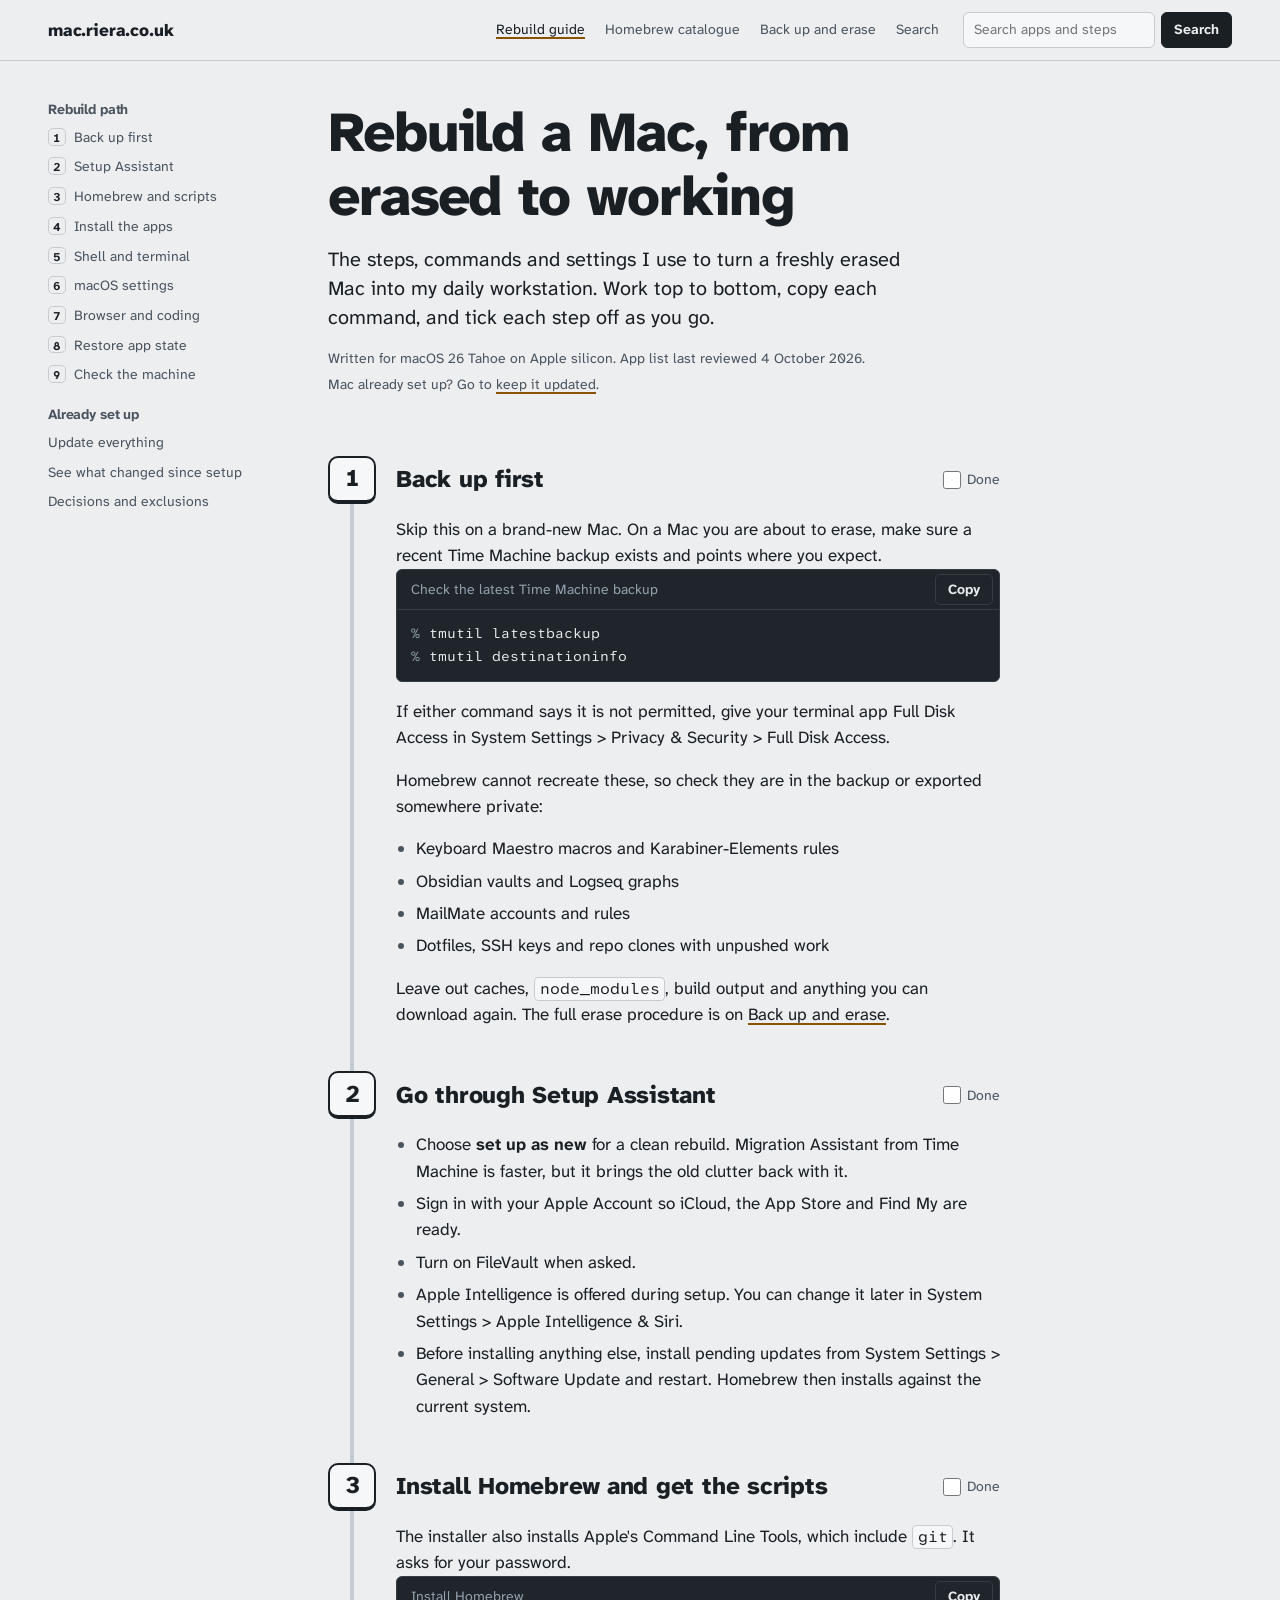
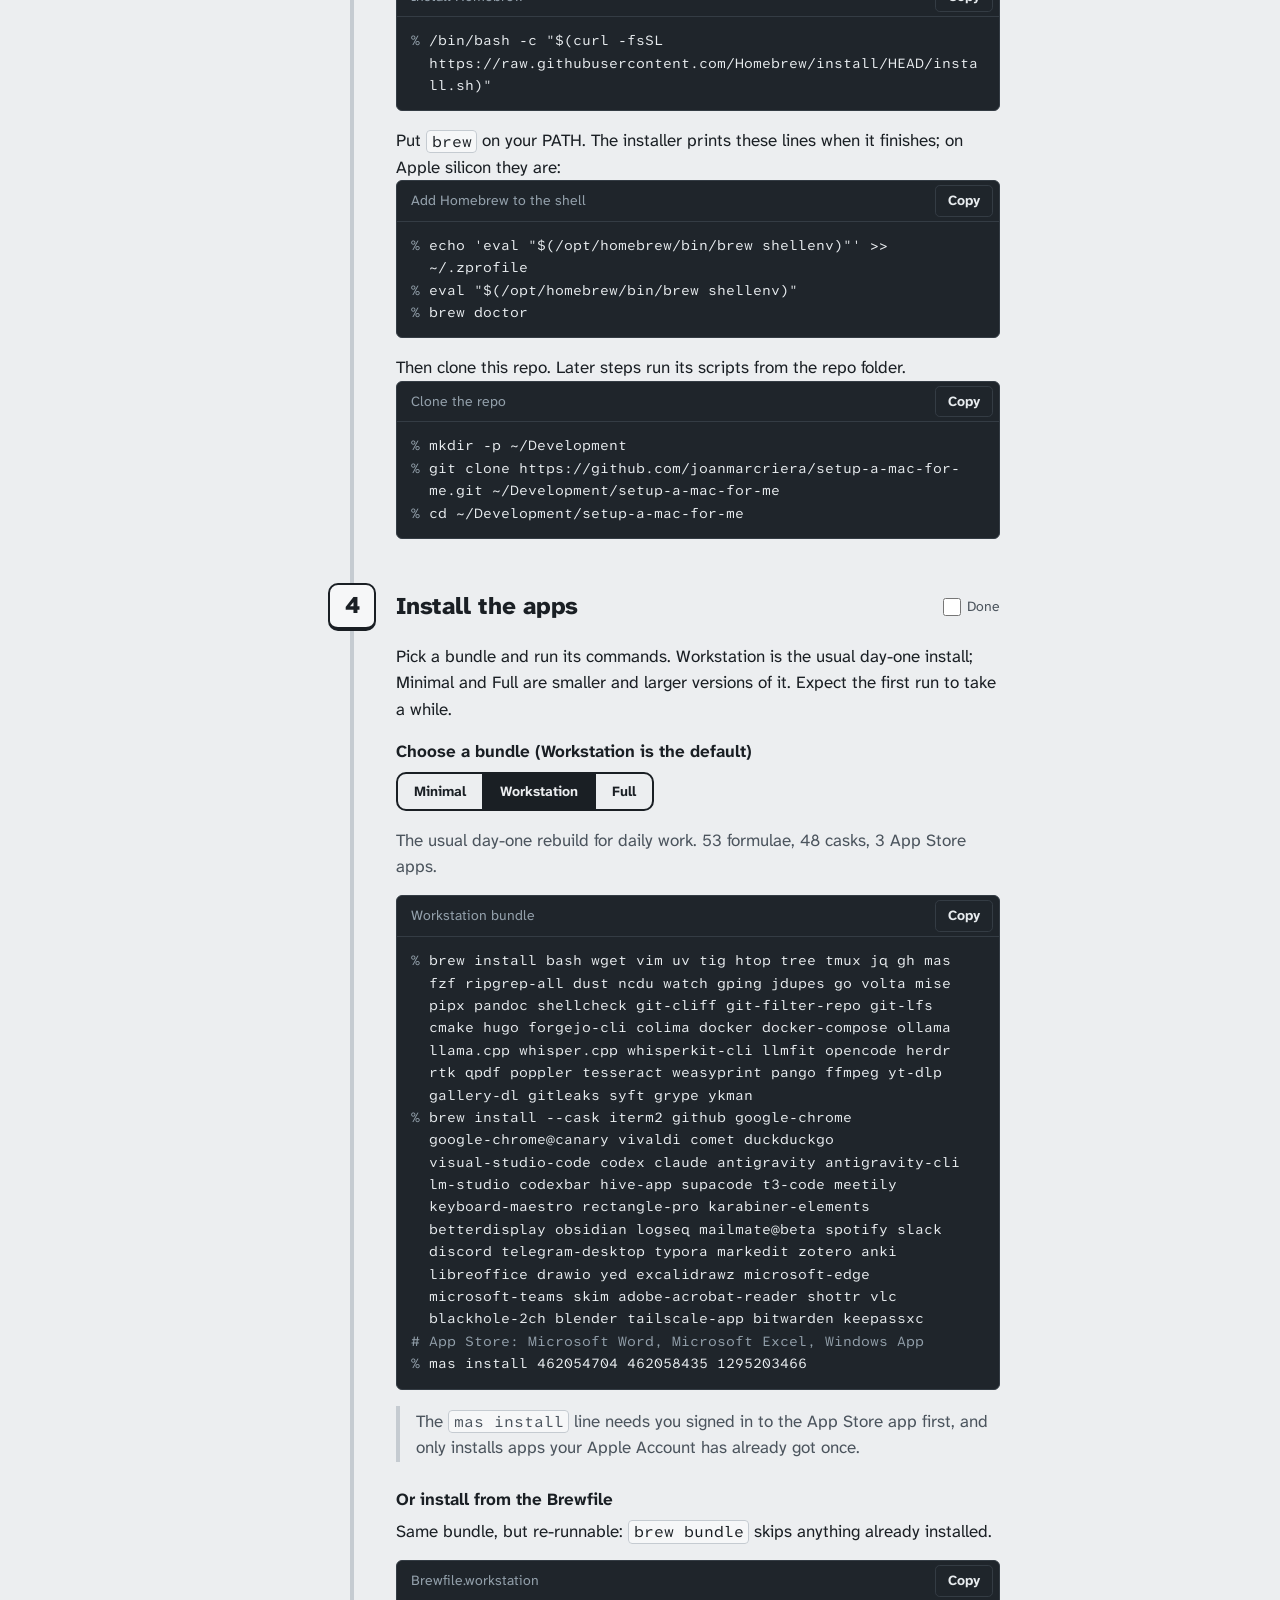
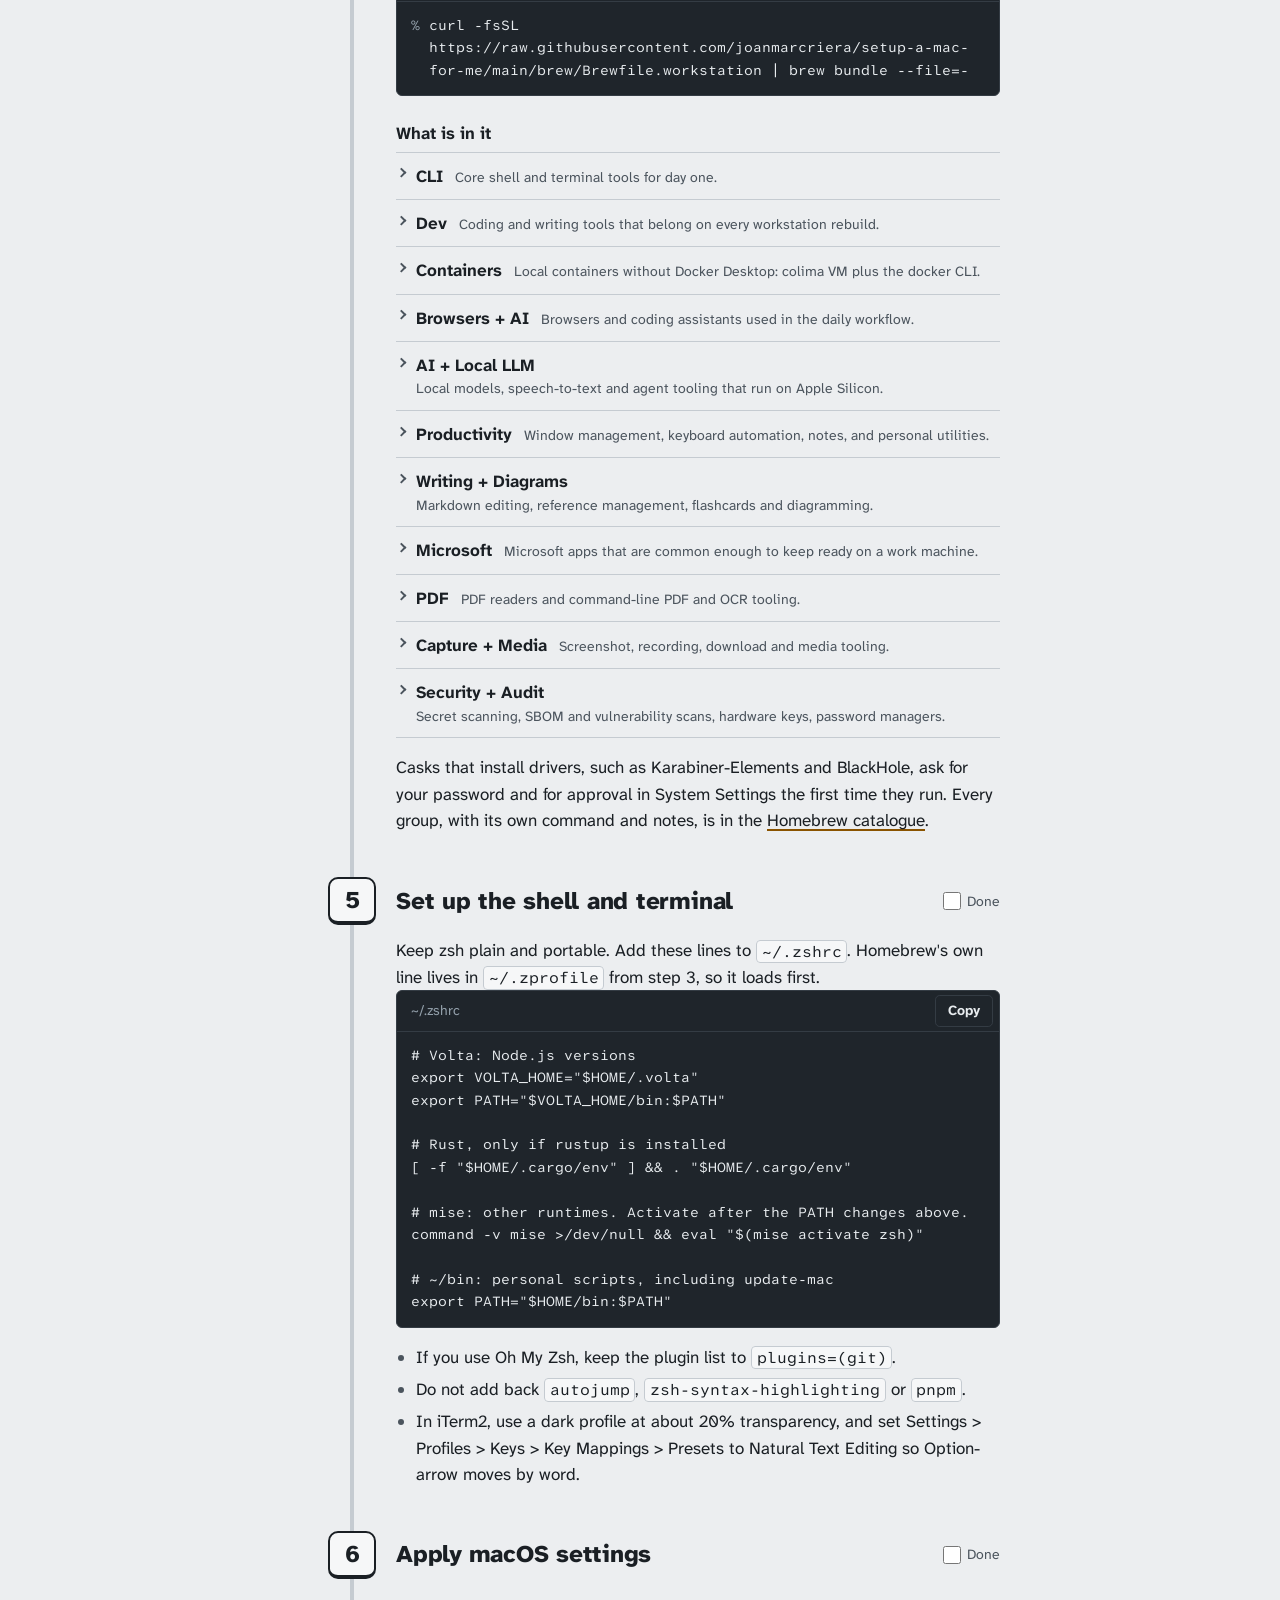
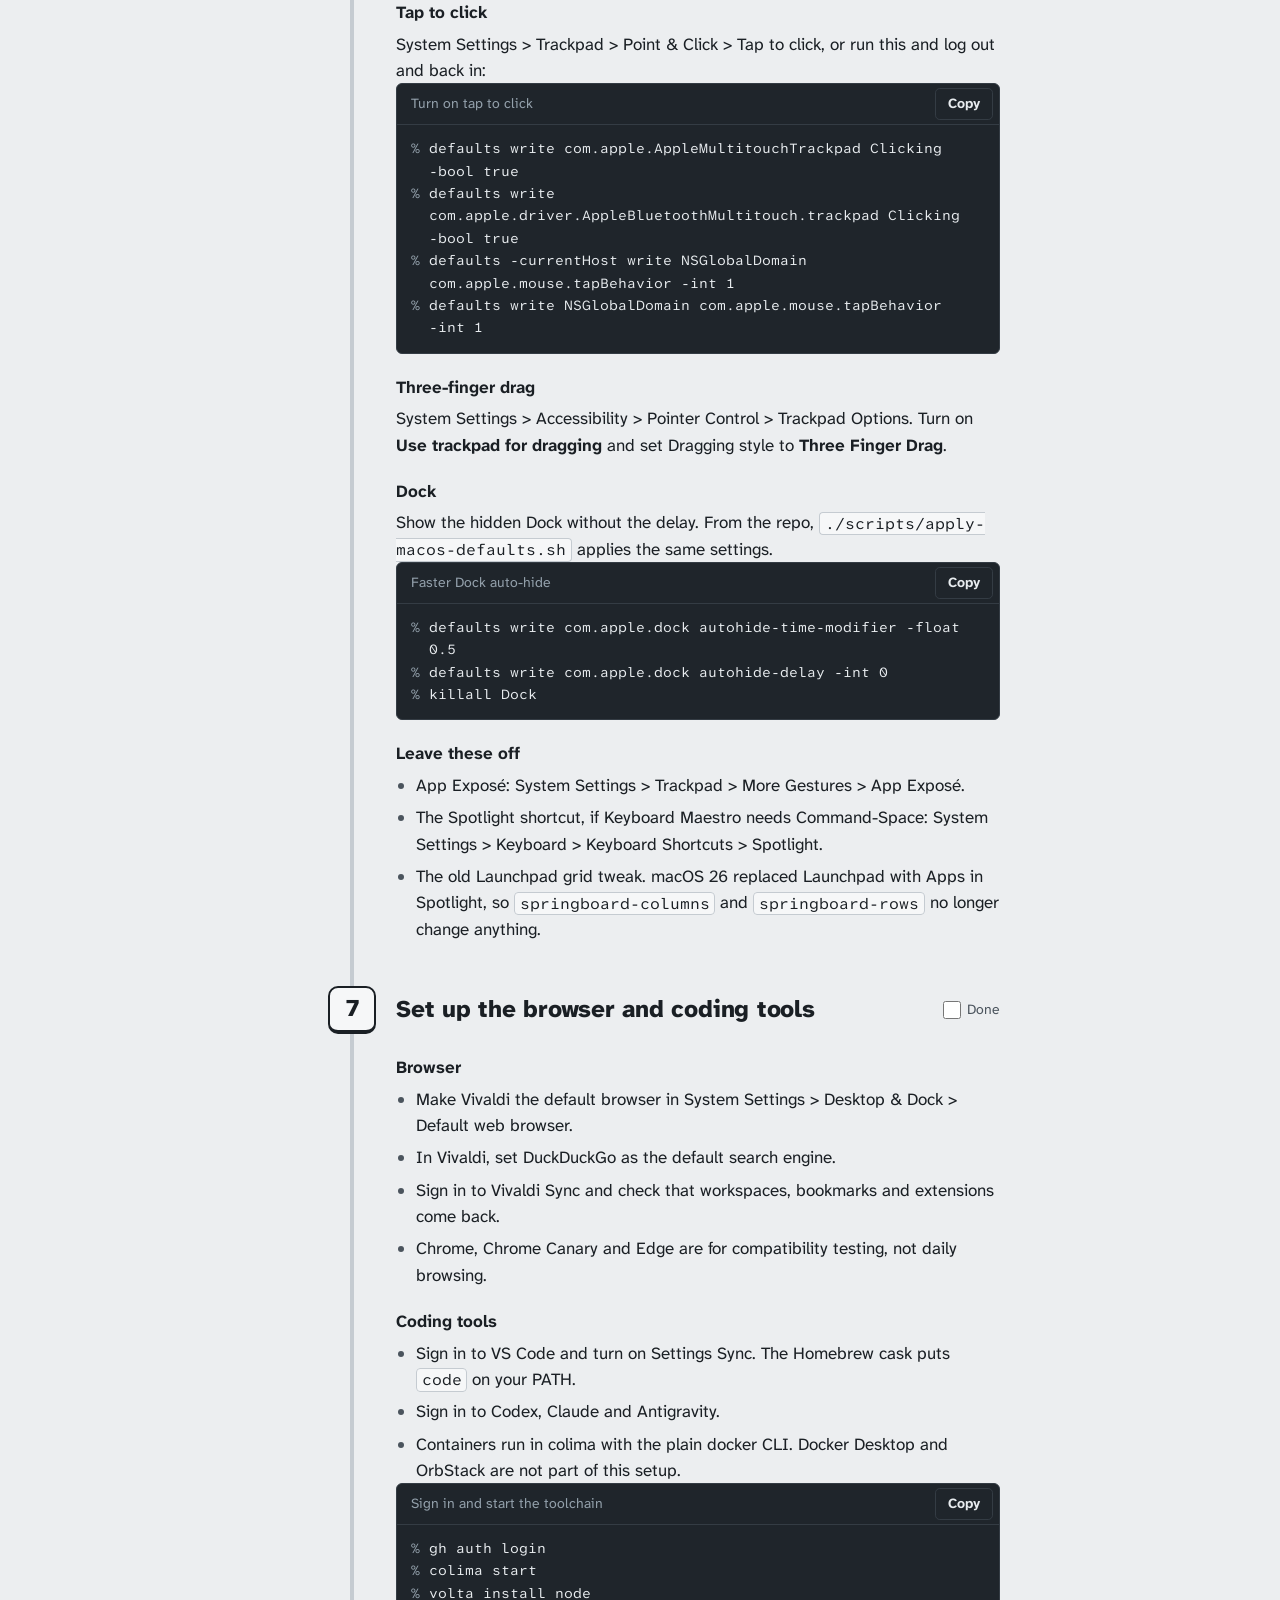
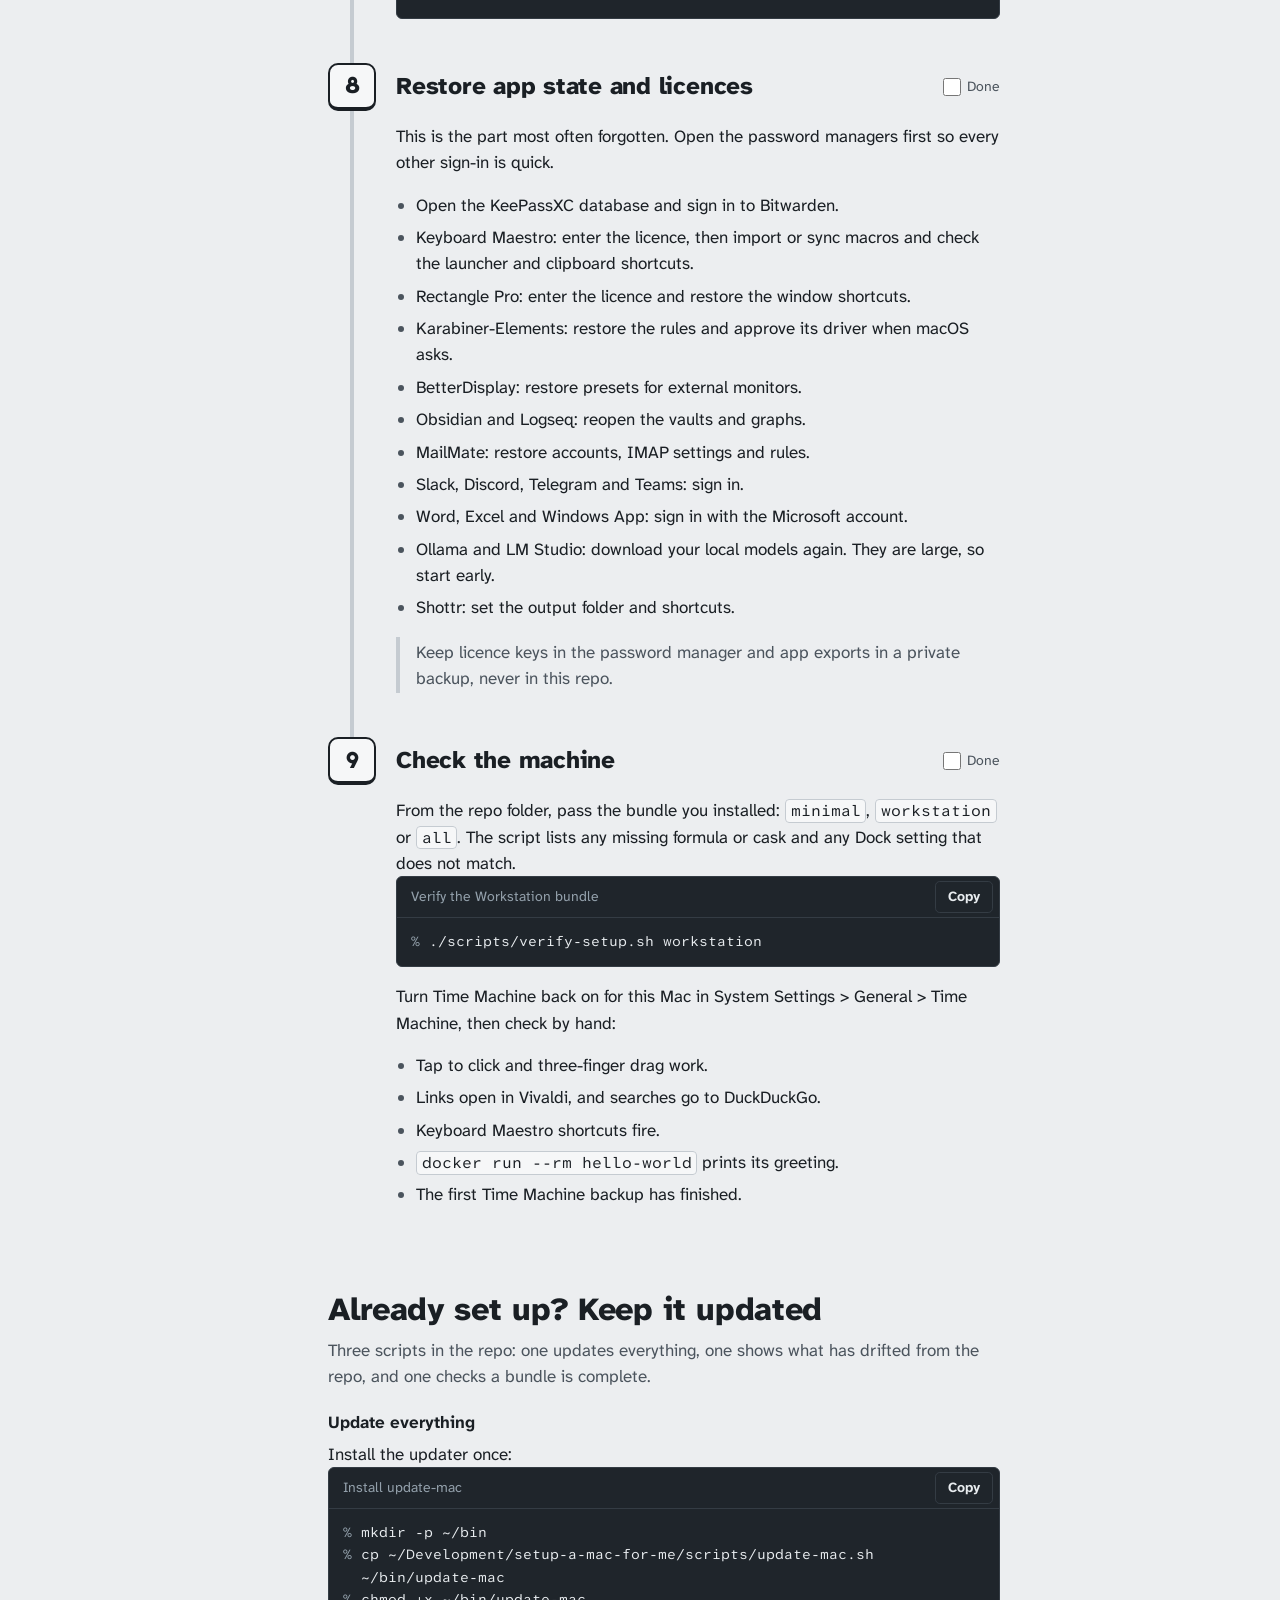
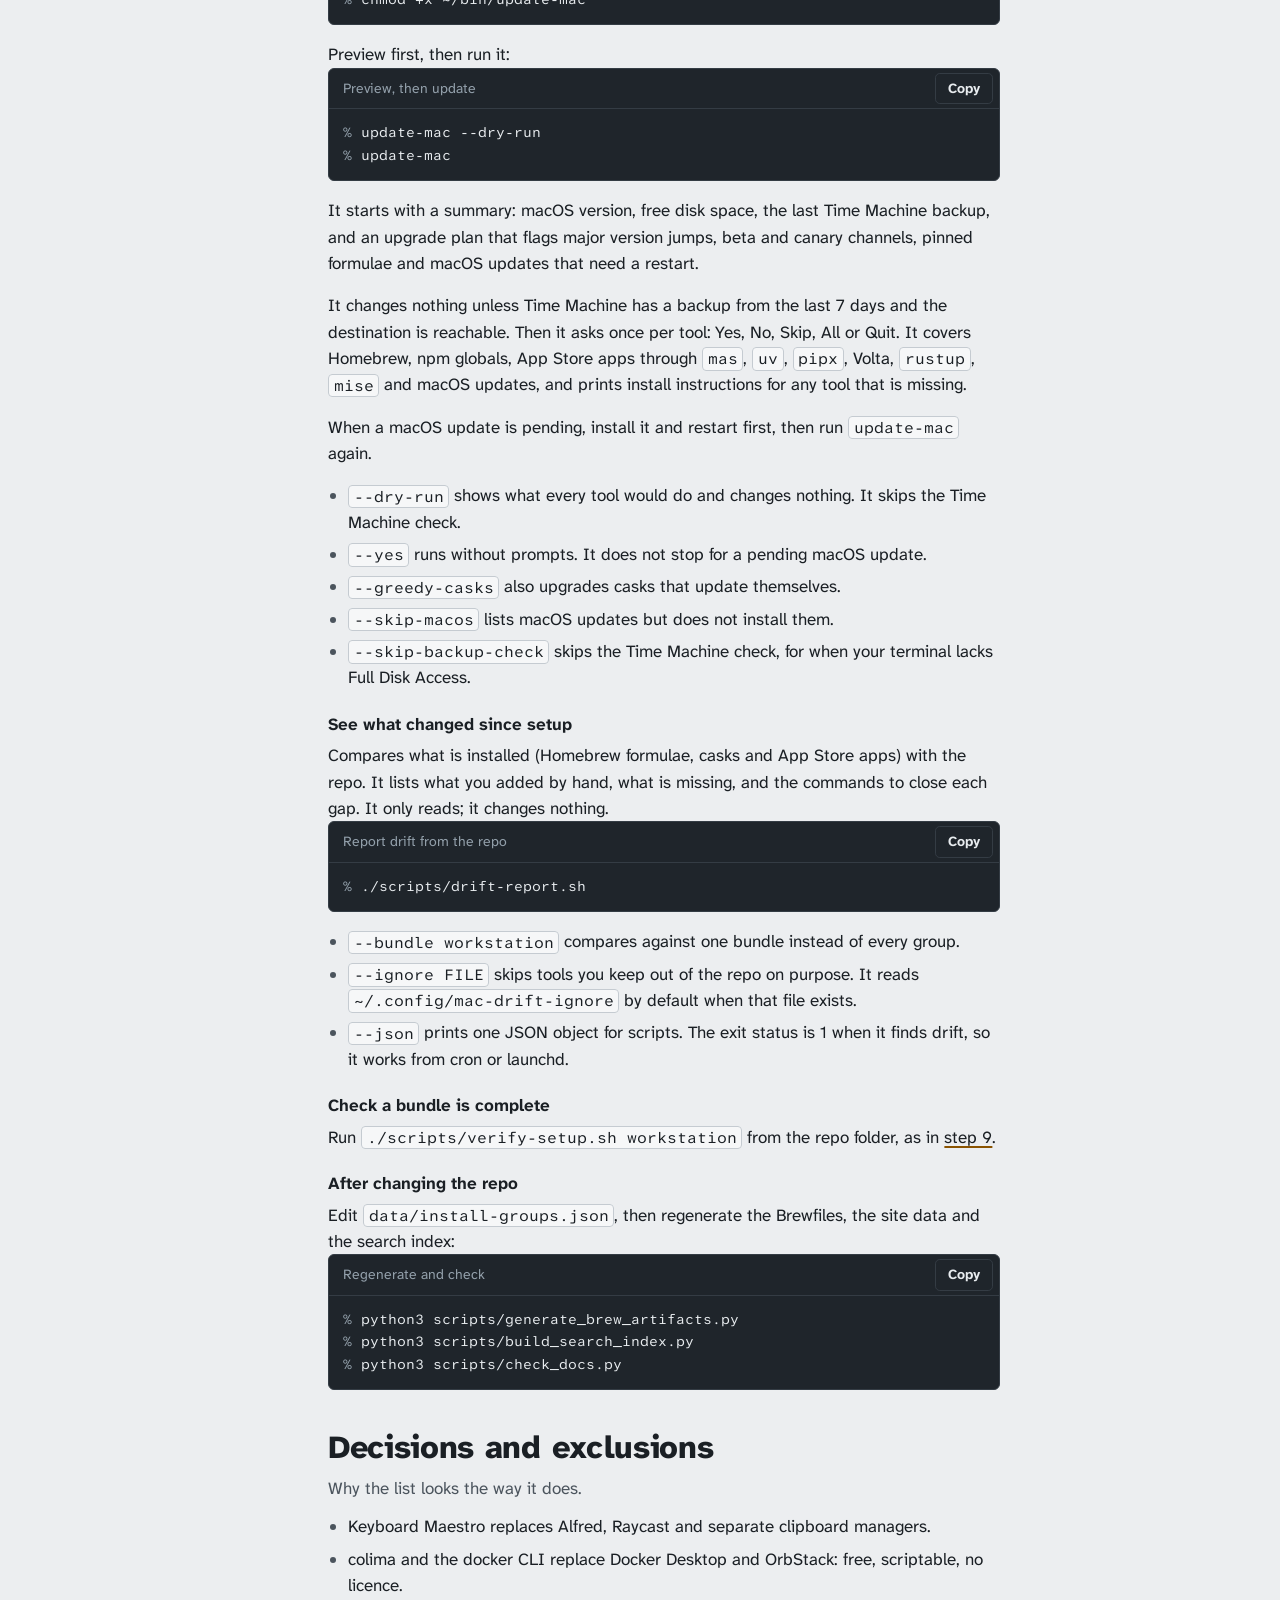
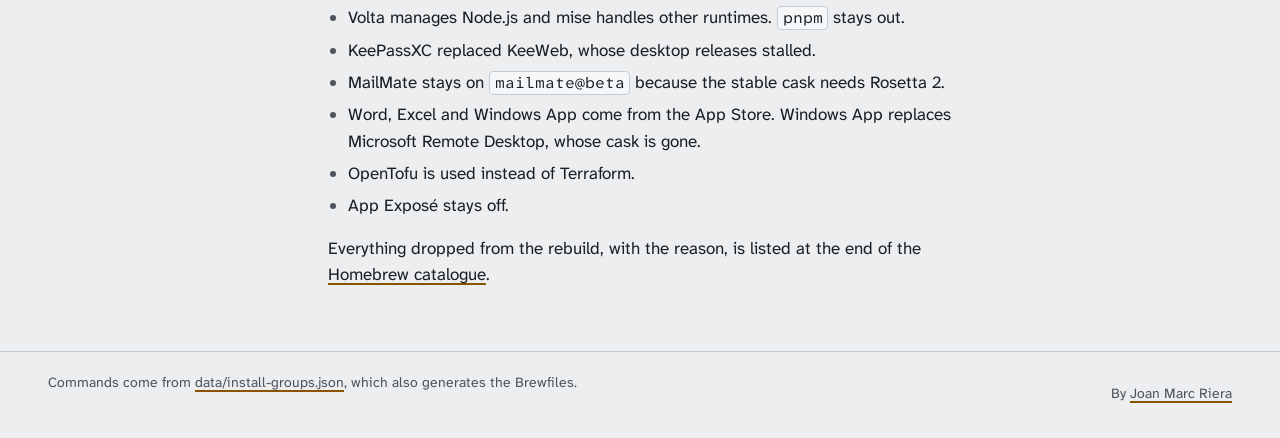
<file: docs/index.html>
<!doctype html>
<html lang="en-GB">
  <head>
    <meta charset="utf-8">
    <meta name="viewport" content="width=device-width, initial-scale=1">
    <title>Rebuild a Mac | mac.riera.co.uk</title>
    <meta name="description" content="Step-by-step runbook for rebuilding a Mac on macOS 26 Tahoe with Apple silicon and Homebrew: back up, install, configure, restore, verify, then keep it updated.">
    <meta name="color-scheme" content="light dark">
    <link rel="icon" href="assets/favicon.svg" type="image/svg+xml">
    <link rel="preconnect" href="https://fonts.googleapis.com">
    <link rel="preconnect" href="https://fonts.gstatic.com" crossorigin>
    <link rel="stylesheet" href="https://fonts.googleapis.com/css2?family=Atkinson+Hyperlegible+Mono:wght@400;600&amp;family=Atkinson+Hyperlegible+Next:ital,wght@0,400;0,700;0,800;1,400&amp;display=swap">
    <link rel="stylesheet" href="assets/style.css">
    <script>document.documentElement.classList.add("js");</script>
    <script defer src="assets/app.js"></script>
  </head>
  <body>
    <a class="skip-link" href="#main">Skip to content</a>
    <header class="site-header">
      <div class="site-header-inner">
        <a class="wordmark" href="index.html">mac.riera.co.uk</a>
        <nav class="site-nav" aria-label="Site">
          <a href="index.html" aria-current="page">Rebuild guide</a>
          <a href="homebrew.html">Homebrew catalogue</a>
          <a href="factory-reset.html">Back up and erase</a>
          <a href="search.html">Search</a>
        </nav>
        <form class="site-search" action="search.html" method="get" role="search">
          <label class="visually-hidden" for="site-q">Search the guide</label>
          <input id="site-q" type="search" name="q" placeholder="Search apps and steps">
          <button type="submit">Search</button>
        </form>
      </div>
    </header>

    <div class="page">
      <div class="layout">
        <div class="toc-wrap">
          <button class="toc-toggle" type="button" aria-expanded="false" aria-controls="toc">
            <span data-toc-current>Jump to a step</span>
          </button>
          <nav class="toc" id="toc" aria-label="On this page">
            <h2>Rebuild path</h2>
            <ol>
              <li><a href="#backup"><span class="n">1</span><span>Back up first<span class="visually-hidden done-flag"></span></span></a></li>
              <li><a href="#setup-assistant"><span class="n">2</span><span>Setup Assistant<span class="visually-hidden done-flag"></span></span></a></li>
              <li><a href="#install-homebrew"><span class="n">3</span><span>Homebrew and scripts<span class="visually-hidden done-flag"></span></span></a></li>
              <li><a href="#install-workstation"><span class="n">4</span><span>Install the apps<span class="visually-hidden done-flag"></span></span></a></li>
              <li><a href="#terminal"><span class="n">5</span><span>Shell and terminal<span class="visually-hidden done-flag"></span></span></a></li>
              <li><a href="#macos-defaults"><span class="n">6</span><span>macOS settings<span class="visually-hidden done-flag"></span></span></a></li>
              <li><a href="#browser-and-profiles"><span class="n">7</span><span>Browser and coding<span class="visually-hidden done-flag"></span></span></a></li>
              <li><a href="#restore-state"><span class="n">8</span><span>Restore app state<span class="visually-hidden done-flag"></span></span></a></li>
              <li><a href="#verify"><span class="n">9</span><span>Check the machine<span class="visually-hidden done-flag"></span></span></a></li>
            </ol>
            <h2>Already set up</h2>
            <ul>
              <li><a href="#keep-updated">Update everything</a></li>
              <li><a href="#drift">See what changed since setup</a></li>
              <li><a href="#stack-notes">Decisions and exclusions</a></li>
            </ul>
            <button class="button button-quiet toc-reset" type="button" data-progress-reset hidden>Clear ticks</button>
          </nav>
        </div>

        <main id="main" class="layout-main">
          <section class="intro">
            <h1>Rebuild a Mac, from erased to working</h1>
            <p class="lead">The steps, commands and settings I use to turn a freshly erased Mac into my daily workstation. Work top to bottom, copy each command, and tick each step off as you go.</p>
            <p class="meta">Written for macOS 26 Tahoe on Apple silicon. App list last reviewed <time data-last-reviewed datetime="2026-10-04">4 October 2026</time>.</p>
            <p class="meta">Mac already set up? Go to <a href="#keep-updated">keep it updated</a>.</p>
          </section>

          <ol class="path" aria-label="Rebuild path">
            <li class="step" id="backup" data-step="1">
              <div class="step-head">
                <span class="step-num" aria-hidden="true">1</span>
                <h2>Back up first</h2>
                <label class="step-done"><input type="checkbox" data-step-done aria-label="Mark step 1 done"> Done</label>
              </div>
              <div class="step-body">
                <p>Skip this on a brand-new Mac. On a Mac you are about to erase, make sure a recent Time Machine backup exists and points where you expect.</p>
                <figure class="cmd">
                  <div class="cmd-bar"><figcaption>Check the latest Time Machine backup</figcaption><button type="button" class="copy">Copy</button></div>
                  <pre><code><span class="ln">tmutil latestbackup</span><span class="ln">tmutil destinationinfo</span></code></pre>
                </figure>
                <p>If either command says it is not permitted, give your terminal app Full Disk Access in System Settings &gt; Privacy &amp; Security &gt; Full Disk Access.</p>
                <p>Homebrew cannot recreate these, so check they are in the backup or exported somewhere private:</p>
                <ul class="list">
                  <li>Keyboard Maestro macros and Karabiner-Elements rules</li>
                  <li>Obsidian vaults and Logseq graphs</li>
                  <li>MailMate accounts and rules</li>
                  <li>Dotfiles, SSH keys and repo clones with unpushed work</li>
                </ul>
                <p>Leave out caches, <code>node_modules</code>, build output and anything you can download again. The full erase procedure is on <a href="factory-reset.html">Back up and erase</a>.</p>
              </div>
            </li>

            <li class="step" id="setup-assistant" data-step="2">
              <div class="step-head">
                <span class="step-num" aria-hidden="true">2</span>
                <h2>Go through Setup Assistant</h2>
                <label class="step-done"><input type="checkbox" data-step-done aria-label="Mark step 2 done"> Done</label>
              </div>
              <div class="step-body">
                <ul class="list">
                  <li>Choose <strong>set up as new</strong> for a clean rebuild. Migration Assistant from Time Machine is faster, but it brings the old clutter back with it.</li>
                  <li>Sign in with your Apple Account so iCloud, the App Store and Find My are ready.</li>
                  <li>Turn on FileVault when asked.</li>
                  <li>Apple Intelligence is offered during setup. You can change it later in System Settings &gt; Apple Intelligence &amp; Siri.</li>
                  <li>Before installing anything else, install pending updates from System Settings &gt; General &gt; Software Update and restart. Homebrew then installs against the current system.</li>
                </ul>
              </div>
            </li>

            <li class="step" id="install-homebrew" data-step="3">
              <div class="step-head">
                <span class="step-num" aria-hidden="true">3</span>
                <h2>Install Homebrew and get the scripts</h2>
                <label class="step-done"><input type="checkbox" data-step-done aria-label="Mark step 3 done"> Done</label>
              </div>
              <div class="step-body">
                <p>The installer also installs Apple's Command Line Tools, which include <code>git</code>. It asks for your password.</p>
                <figure class="cmd">
                  <div class="cmd-bar"><figcaption>Install Homebrew</figcaption><button type="button" class="copy">Copy</button></div>
                  <pre><code><span class="ln">/bin/bash -c "$(curl -fsSL https://raw.githubusercontent.com/Homebrew/install/HEAD/install.sh)"</span></code></pre>
                </figure>
                <p>Put <code>brew</code> on your PATH. The installer prints these lines when it finishes; on Apple silicon they are:</p>
                <figure class="cmd">
                  <div class="cmd-bar"><figcaption>Add Homebrew to the shell</figcaption><button type="button" class="copy">Copy</button></div>
                  <pre><code><span class="ln">echo 'eval "$(/opt/homebrew/bin/brew shellenv)"' &gt;&gt; ~/.zprofile</span><span class="ln">eval "$(/opt/homebrew/bin/brew shellenv)"</span><span class="ln">brew doctor</span></code></pre>
                </figure>
                <p>Then clone this repo. Later steps run its scripts from the repo folder.</p>
                <figure class="cmd">
                  <div class="cmd-bar"><figcaption>Clone the repo</figcaption><button type="button" class="copy">Copy</button></div>
                  <pre><code><span class="ln">mkdir -p ~/Development</span><span class="ln">git clone https://github.com/joanmarcriera/setup-a-mac-for-me.git ~/Development/setup-a-mac-for-me</span><span class="ln">cd ~/Development/setup-a-mac-for-me</span></code></pre>
                </figure>
              </div>
            </li>

            <li class="step" id="install-workstation" data-step="4">
              <div class="step-head">
                <span class="step-num" aria-hidden="true">4</span>
                <h2>Install the apps</h2>
                <label class="step-done"><input type="checkbox" data-step-done aria-label="Mark step 4 done"> Done</label>
              </div>
              <div class="step-body">
                <p>Pick a bundle and run its commands. Workstation is the usual day-one install; Minimal and Full are smaller and larger versions of it. Expect the first run to take a while.</p>
                <div data-install>
                  <!-- fallback:start (server-rendered Workstation bundle for readers without JavaScript) -->
                  <p class="bundle-summary">Workstation bundle: the usual day-one rebuild for daily work. 53 formulae, 48 casks, 3 App Store apps.</p>
                  <figure class="cmd">
                    <div class="cmd-bar"><figcaption>Workstation bundle</figcaption><button type="button" class="copy">Copy</button></div>
                    <pre><code><span class="ln">brew install bash wget vim uv tig htop tree tmux jq gh mas fzf ripgrep-all dust ncdu watch gping jdupes go volta mise pipx pandoc shellcheck git-cliff git-filter-repo git-lfs cmake hugo forgejo-cli colima docker docker-compose ollama llama.cpp whisper.cpp whisperkit-cli llmfit opencode herdr rtk qpdf poppler tesseract weasyprint pango ffmpeg yt-dlp gallery-dl gitleaks syft grype ykman</span><span class="ln">brew install --cask iterm2 github google-chrome google-chrome@canary vivaldi comet duckduckgo visual-studio-code codex claude antigravity antigravity-cli lm-studio codexbar hive-app supacode t3-code meetily keyboard-maestro rectangle-pro karabiner-elements betterdisplay obsidian logseq mailmate@beta spotify slack discord telegram-desktop typora markedit zotero anki libreoffice drawio yed excalidrawz microsoft-edge microsoft-teams skim adobe-acrobat-reader shottr vlc blackhole-2ch blender tailscale-app bitwarden keepassxc</span><span class="ln c"># App Store: Microsoft Word, Microsoft Excel, Windows App</span><span class="ln">mas install 462054704 462058435 1295203466</span></code></pre>
                  </figure>
                  <p class="muted">Turn on JavaScript to choose the Minimal or Full bundle here, or use the <a href="homebrew.html">Homebrew catalogue</a>.</p>
                  <!-- fallback:end -->
                </div>
                <p>Casks that install drivers, such as Karabiner-Elements and BlackHole, ask for your password and for approval in System Settings the first time they run. Every group, with its own command and notes, is in the <a href="homebrew.html">Homebrew catalogue</a>.</p>
              </div>
            </li>

            <li class="step" id="terminal" data-step="5">
              <div class="step-head">
                <span class="step-num" aria-hidden="true">5</span>
                <h2>Set up the shell and terminal</h2>
                <label class="step-done"><input type="checkbox" data-step-done aria-label="Mark step 5 done"> Done</label>
              </div>
              <div class="step-body">
                <p>Keep zsh plain and portable. Add these lines to <code>~/.zshrc</code>. Homebrew's own line lives in <code>~/.zprofile</code> from step 3, so it loads first.</p>
                <figure class="cmd cmd-file">
                  <div class="cmd-bar"><figcaption>~/.zshrc</figcaption><button type="button" class="copy">Copy</button></div>
                  <pre><code><span class="ln"># Volta: Node.js versions</span><span class="ln">export VOLTA_HOME="$HOME/.volta"</span><span class="ln">export PATH="$VOLTA_HOME/bin:$PATH"</span><span class="ln"></span><span class="ln"># Rust, only if rustup is installed</span><span class="ln">[ -f "$HOME/.cargo/env" ] &amp;&amp; . "$HOME/.cargo/env"</span><span class="ln"></span><span class="ln"># mise: other runtimes. Activate after the PATH changes above.</span><span class="ln">command -v mise &gt;/dev/null &amp;&amp; eval "$(mise activate zsh)"</span><span class="ln"></span><span class="ln"># ~/bin: personal scripts, including update-mac</span><span class="ln">export PATH="$HOME/bin:$PATH"</span></code></pre>
                </figure>
                <ul class="list">
                  <li>If you use Oh My Zsh, keep the plugin list to <code>plugins=(git)</code>.</li>
                  <li>Do not add back <code>autojump</code>, <code>zsh-syntax-highlighting</code> or <code>pnpm</code>.</li>
                  <li>In iTerm2, use a dark profile at about 20% transparency, and set Settings &gt; Profiles &gt; Keys &gt; Key Mappings &gt; Presets to Natural Text Editing so Option-arrow moves by word.</li>
                </ul>
              </div>
            </li>

            <li class="step" id="macos-defaults" data-step="6">
              <div class="step-head">
                <span class="step-num" aria-hidden="true">6</span>
                <h2>Apply macOS settings</h2>
                <label class="step-done"><input type="checkbox" data-step-done aria-label="Mark step 6 done"> Done</label>
              </div>
              <div class="step-body">
                <h3 id="tap-to-click">Tap to click</h3>
                <p>System Settings &gt; Trackpad &gt; Point &amp; Click &gt; Tap to click, or run this and log out and back in:</p>
                <figure class="cmd">
                  <div class="cmd-bar"><figcaption>Turn on tap to click</figcaption><button type="button" class="copy">Copy</button></div>
                  <pre><code><span class="ln">defaults write com.apple.AppleMultitouchTrackpad Clicking -bool true</span><span class="ln">defaults write com.apple.driver.AppleBluetoothMultitouch.trackpad Clicking -bool true</span><span class="ln">defaults -currentHost write NSGlobalDomain com.apple.mouse.tapBehavior -int 1</span><span class="ln">defaults write NSGlobalDomain com.apple.mouse.tapBehavior -int 1</span></code></pre>
                </figure>

                <h3 id="three-finger-drag">Three-finger drag</h3>
                <p>System Settings &gt; Accessibility &gt; Pointer Control &gt; Trackpad Options. Turn on <strong>Use trackpad for dragging</strong> and set Dragging style to <strong>Three Finger Drag</strong>.</p>

                <h3 id="dock">Dock</h3>
                <p>Show the hidden Dock without the delay. From the repo, <code>./scripts/apply-macos-defaults.sh</code> applies the same settings.</p>
                <figure class="cmd">
                  <div class="cmd-bar"><figcaption>Faster Dock auto-hide</figcaption><button type="button" class="copy">Copy</button></div>
                  <pre><code><span class="ln">defaults write com.apple.dock autohide-time-modifier -float 0.5</span><span class="ln">defaults write com.apple.dock autohide-delay -int 0</span><span class="ln">killall Dock</span></code></pre>
                </figure>

                <h3 id="leave-off">Leave these off</h3>
                <ul class="list">
                  <li>App Exposé: System Settings &gt; Trackpad &gt; More Gestures &gt; App Exposé.</li>
                  <li>The Spotlight shortcut, if Keyboard Maestro needs Command-Space: System Settings &gt; Keyboard &gt; Keyboard Shortcuts &gt; Spotlight.</li>
                  <li>The old Launchpad grid tweak. macOS 26 replaced Launchpad with Apps in Spotlight, so <code>springboard-columns</code> and <code>springboard-rows</code> no longer change anything.</li>
                </ul>
              </div>
            </li>

            <li class="step" id="browser-and-profiles" data-step="7">
              <div class="step-head">
                <span class="step-num" aria-hidden="true">7</span>
                <h2>Set up the browser and coding tools</h2>
                <label class="step-done"><input type="checkbox" data-step-done aria-label="Mark step 7 done"> Done</label>
              </div>
              <div class="step-body">
                <h3 id="browser">Browser</h3>
                <ul class="list">
                  <li>Make Vivaldi the default browser in System Settings &gt; Desktop &amp; Dock &gt; Default web browser.</li>
                  <li>In Vivaldi, set DuckDuckGo as the default search engine.</li>
                  <li>Sign in to Vivaldi Sync and check that workspaces, bookmarks and extensions come back.</li>
                  <li>Chrome, Chrome Canary and Edge are for compatibility testing, not daily browsing.</li>
                </ul>

                <h3 id="coding">Coding tools</h3>
                <ul class="list">
                  <li>Sign in to VS Code and turn on Settings Sync. The Homebrew cask puts <code>code</code> on your PATH.</li>
                  <li>Sign in to Codex, Claude and Antigravity.</li>
                  <li>Containers run in colima with the plain docker CLI. Docker Desktop and OrbStack are not part of this setup.</li>
                </ul>
                <figure class="cmd">
                  <div class="cmd-bar"><figcaption>Sign in and start the toolchain</figcaption><button type="button" class="copy">Copy</button></div>
                  <pre><code><span class="ln">gh auth login</span><span class="ln">colima start</span><span class="ln">volta install node</span></code></pre>
                </figure>
              </div>
            </li>

            <li class="step" id="restore-state" data-step="8">
              <div class="step-head">
                <span class="step-num" aria-hidden="true">8</span>
                <h2>Restore app state and licences</h2>
                <label class="step-done"><input type="checkbox" data-step-done aria-label="Mark step 8 done"> Done</label>
              </div>
              <div class="step-body">
                <p>This is the part most often forgotten. Open the password managers first so every other sign-in is quick.</p>
                <ul class="list">
                  <li>Open the KeePassXC database and sign in to Bitwarden.</li>
                  <li>Keyboard Maestro: enter the licence, then import or sync macros and check the launcher and clipboard shortcuts.</li>
                  <li>Rectangle Pro: enter the licence and restore the window shortcuts.</li>
                  <li>Karabiner-Elements: restore the rules and approve its driver when macOS asks.</li>
                  <li>BetterDisplay: restore presets for external monitors.</li>
                  <li>Obsidian and Logseq: reopen the vaults and graphs.</li>
                  <li>MailMate: restore accounts, IMAP settings and rules.</li>
                  <li>Slack, Discord, Telegram and Teams: sign in.</li>
                  <li>Word, Excel and Windows App: sign in with the Microsoft account.</li>
                  <li>Ollama and LM Studio: download your local models again. They are large, so start early.</li>
                  <li>Shottr: set the output folder and shortcuts.</li>
                </ul>
                <p class="aside">Keep licence keys in the password manager and app exports in a private backup, never in this repo.</p>
              </div>
            </li>

            <li class="step" id="verify" data-step="9">
              <div class="step-head">
                <span class="step-num" aria-hidden="true">9</span>
                <h2>Check the machine</h2>
                <label class="step-done"><input type="checkbox" data-step-done aria-label="Mark step 9 done"> Done</label>
              </div>
              <div class="step-body">
                <p>From the repo folder, pass the bundle you installed: <code>minimal</code>, <code>workstation</code> or <code>all</code>. The script lists any missing formula or cask and any Dock setting that does not match.</p>
                <figure class="cmd">
                  <div class="cmd-bar"><figcaption>Verify the Workstation bundle</figcaption><button type="button" class="copy">Copy</button></div>
                  <pre><code><span class="ln">./scripts/verify-setup.sh workstation</span></code></pre>
                </figure>
                <p>Turn Time Machine back on for this Mac in System Settings &gt; General &gt; Time Machine, then check by hand:</p>
                <ul class="list">
                  <li>Tap to click and three-finger drag work.</li>
                  <li>Links open in Vivaldi, and searches go to DuckDuckGo.</li>
                  <li>Keyboard Maestro shortcuts fire.</li>
                  <li><code>docker run --rm hello-world</code> prints its greeting.</li>
                  <li>The first Time Machine backup has finished.</li>
                </ul>
              </div>
            </li>
          </ol>

          <section class="part" id="keep-updated">
            <h2>Already set up? Keep it updated</h2>
            <p class="part-lead">Three scripts in the repo: one updates everything, one shows what has drifted from the repo, and one checks a bundle is complete.</p>

            <div class="step-body">
              <h3 id="update-mac">Update everything</h3>
              <p>Install the updater once:</p>
              <figure class="cmd">
                <div class="cmd-bar"><figcaption>Install update-mac</figcaption><button type="button" class="copy">Copy</button></div>
                <pre><code><span class="ln">mkdir -p ~/bin</span><span class="ln">cp ~/Development/setup-a-mac-for-me/scripts/update-mac.sh ~/bin/update-mac</span><span class="ln">chmod +x ~/bin/update-mac</span></code></pre>
              </figure>
              <p>Preview first, then run it:</p>
              <figure class="cmd">
                <div class="cmd-bar"><figcaption>Preview, then update</figcaption><button type="button" class="copy">Copy</button></div>
                <pre><code><span class="ln">update-mac --dry-run</span><span class="ln">update-mac</span></code></pre>
              </figure>
              <p>It starts with a summary: macOS version, free disk space, the last Time Machine backup, and an upgrade plan that flags major version jumps, beta and canary channels, pinned formulae and macOS updates that need a restart.</p>
              <p>It changes nothing unless Time Machine has a backup from the last 7 days and the destination is reachable. Then it asks once per tool: Yes, No, Skip, All or Quit. It covers Homebrew, npm globals, App Store apps through <code>mas</code>, <code>uv</code>, <code>pipx</code>, Volta, <code>rustup</code>, <code>mise</code> and macOS updates, and prints install instructions for any tool that is missing.</p>
              <p>When a macOS update is pending, install it and restart first, then run <code>update-mac</code> again.</p>
              <ul class="list">
                <li><code>--dry-run</code> shows what every tool would do and changes nothing. It skips the Time Machine check.</li>
                <li><code>--yes</code> runs without prompts. It does not stop for a pending macOS update.</li>
                <li><code>--greedy-casks</code> also upgrades casks that update themselves.</li>
                <li><code>--skip-macos</code> lists macOS updates but does not install them.</li>
                <li><code>--skip-backup-check</code> skips the Time Machine check, for when your terminal lacks Full Disk Access.</li>
              </ul>

              <h3 id="drift">See what changed since setup</h3>
              <p>Compares what is installed (Homebrew formulae, casks and App Store apps) with the repo. It lists what you added by hand, what is missing, and the commands to close each gap. It only reads; it changes nothing.</p>
              <figure class="cmd">
                <div class="cmd-bar"><figcaption>Report drift from the repo</figcaption><button type="button" class="copy">Copy</button></div>
                <pre><code><span class="ln">./scripts/drift-report.sh</span></code></pre>
              </figure>
              <ul class="list">
                <li><code>--bundle workstation</code> compares against one bundle instead of every group.</li>
                <li><code>--ignore FILE</code> skips tools you keep out of the repo on purpose. It reads <code>~/.config/mac-drift-ignore</code> by default when that file exists.</li>
                <li><code>--json</code> prints one JSON object for scripts. The exit status is 1 when it finds drift, so it works from cron or launchd.</li>
              </ul>

              <h3 id="verify-later">Check a bundle is complete</h3>
              <p>Run <code>./scripts/verify-setup.sh workstation</code> from the repo folder, as in <a href="#verify">step 9</a>.</p>

              <h3 id="repo-maintenance">After changing the repo</h3>
              <p>Edit <code>data/install-groups.json</code>, then regenerate the Brewfiles, the site data and the search index:</p>
              <figure class="cmd">
                <div class="cmd-bar"><figcaption>Regenerate and check</figcaption><button type="button" class="copy">Copy</button></div>
                <pre><code><span class="ln">python3 scripts/generate_brew_artifacts.py</span><span class="ln">python3 scripts/build_search_index.py</span><span class="ln">python3 scripts/check_docs.py</span></code></pre>
              </figure>
            </div>
          </section>

          <section class="part" id="stack-notes">
            <h2>Decisions and exclusions</h2>
            <p class="part-lead">Why the list looks the way it does.</p>
            <div class="step-body">
              <ul class="list">
                <li>Keyboard Maestro replaces Alfred, Raycast and separate clipboard managers.</li>
                <li>colima and the docker CLI replace Docker Desktop and OrbStack: free, scriptable, no licence.</li>
                <li>Volta manages Node.js and mise handles other runtimes. <code>pnpm</code> stays out.</li>
                <li>KeePassXC replaced KeeWeb, whose desktop releases stalled.</li>
                <li>MailMate stays on <code>mailmate@beta</code> because the stable cask needs Rosetta 2.</li>
                <li>Word, Excel and Windows App come from the App Store. Windows App replaces Microsoft Remote Desktop, whose cask is gone.</li>
                <li>OpenTofu is used instead of Terraform.</li>
                <li>App Exposé stays off.</li>
              </ul>
              <p>Everything dropped from the rebuild, with the reason, is listed at the end of the <a href="homebrew.html#retired">Homebrew catalogue</a>.</p>
            </div>
          </section>
        </main>
      </div>
    </div>

    <footer class="site-footer">
      <div class="site-footer-inner">
        <p>Commands come from <a href="https://github.com/joanmarcriera/setup-a-mac-for-me/blob/main/data/install-groups.json">data/install-groups.json</a>, which also generates the Brewfiles.</p>
        <p>By <a href="https://riera.co.uk/">Joan Marc Riera</a></p>
      </div>
    </footer>
  </body>
</html>
</file>
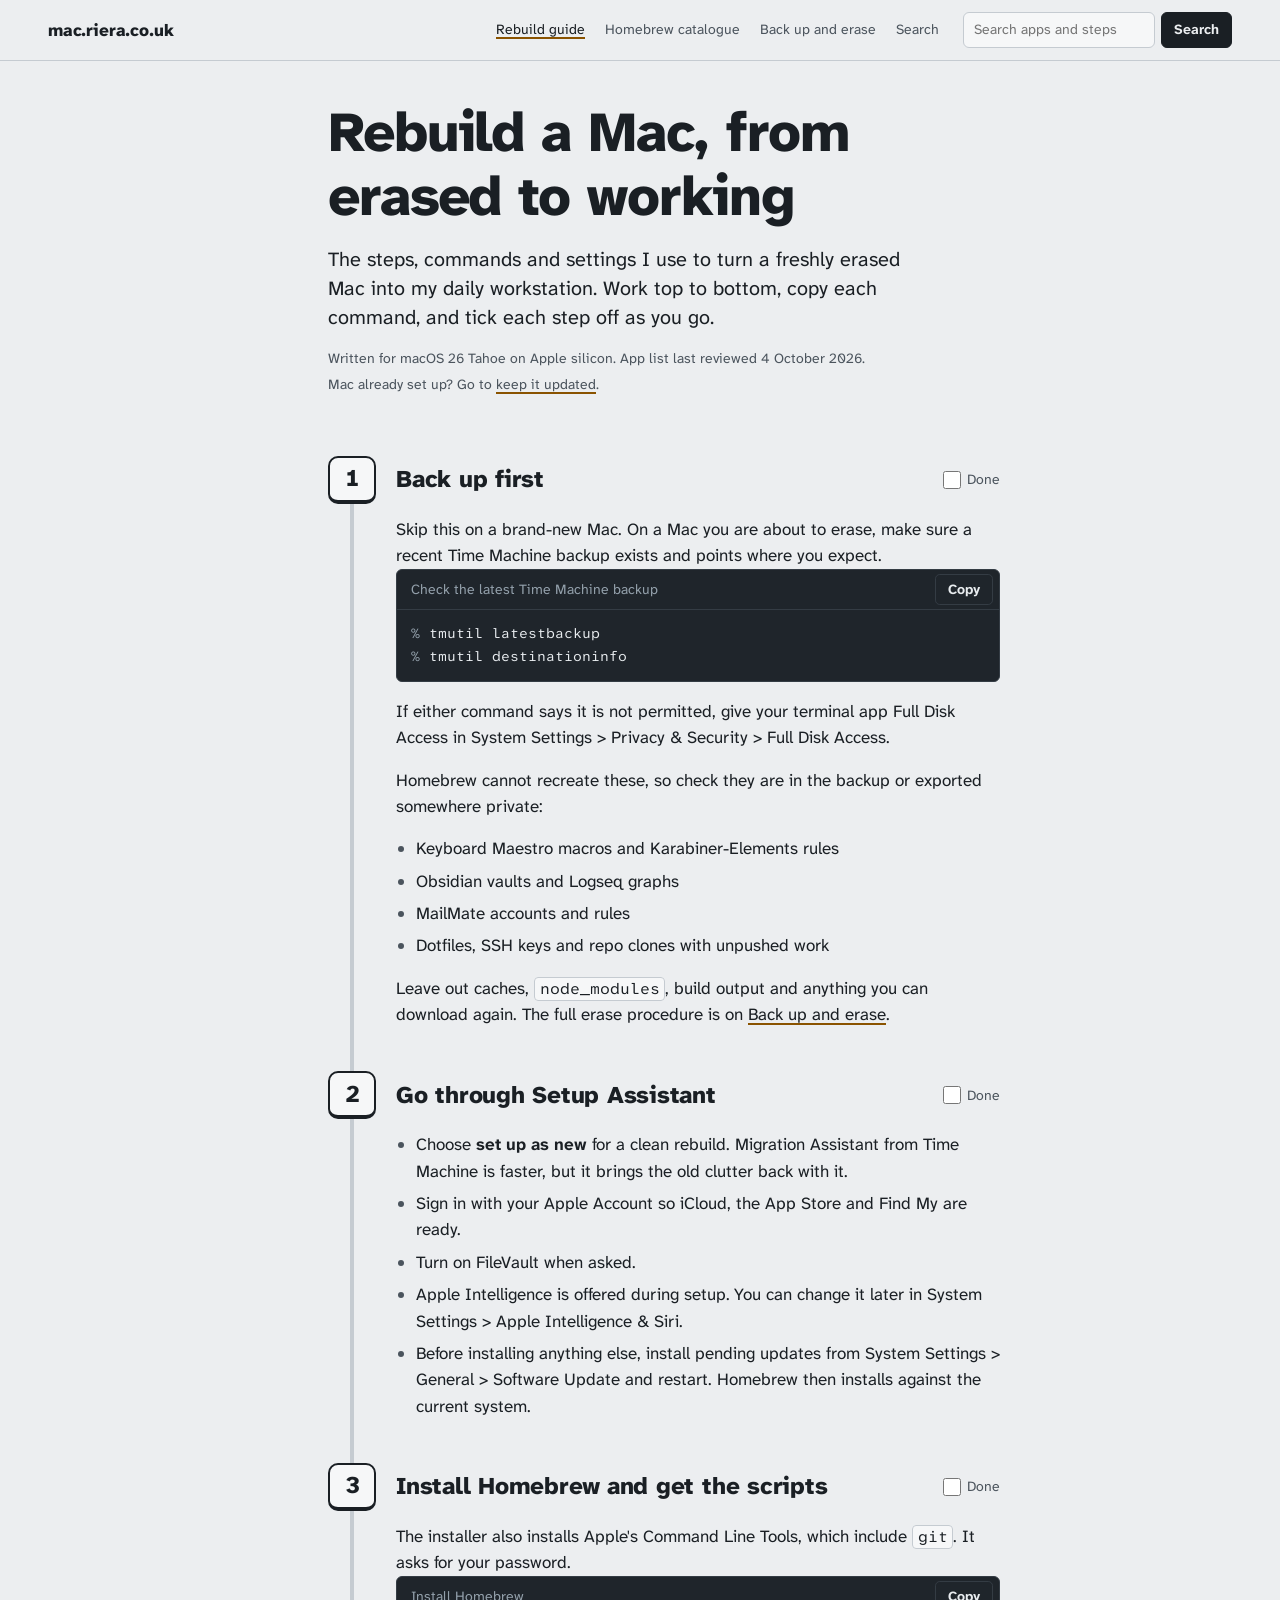
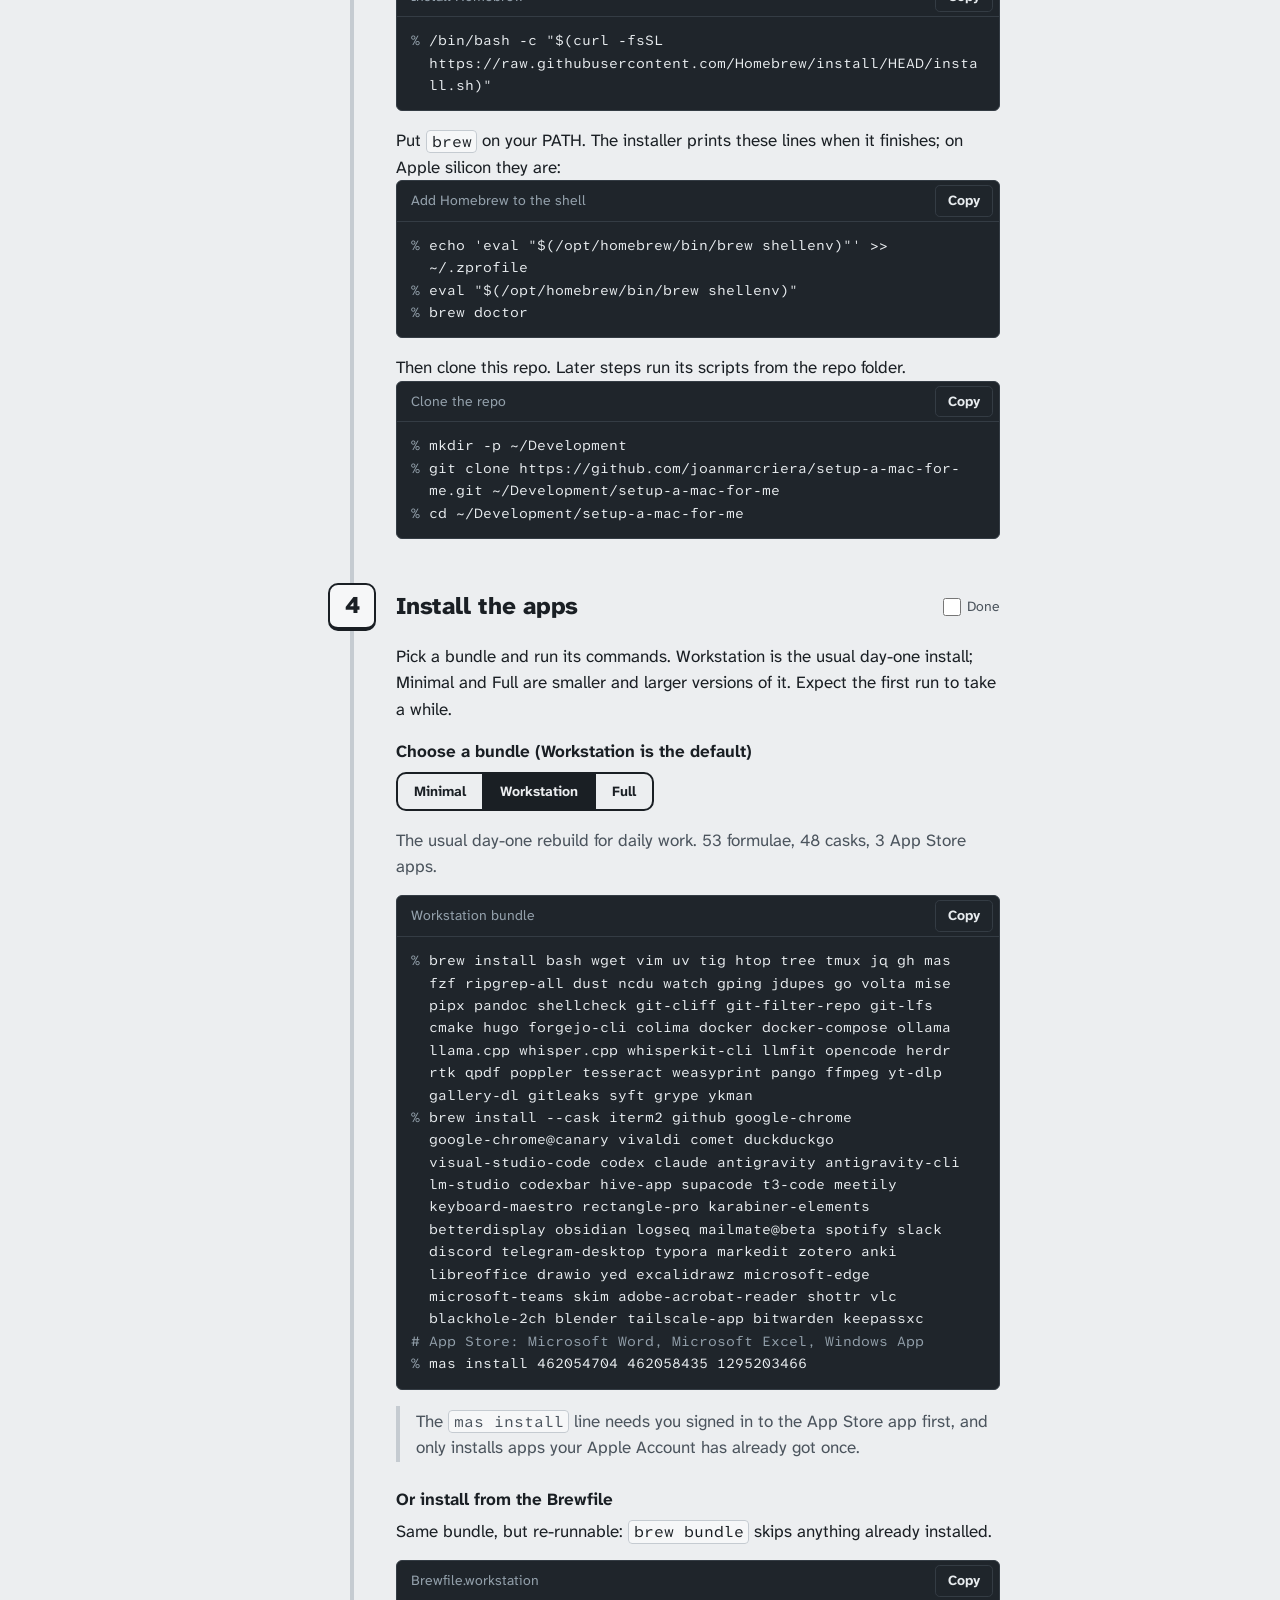
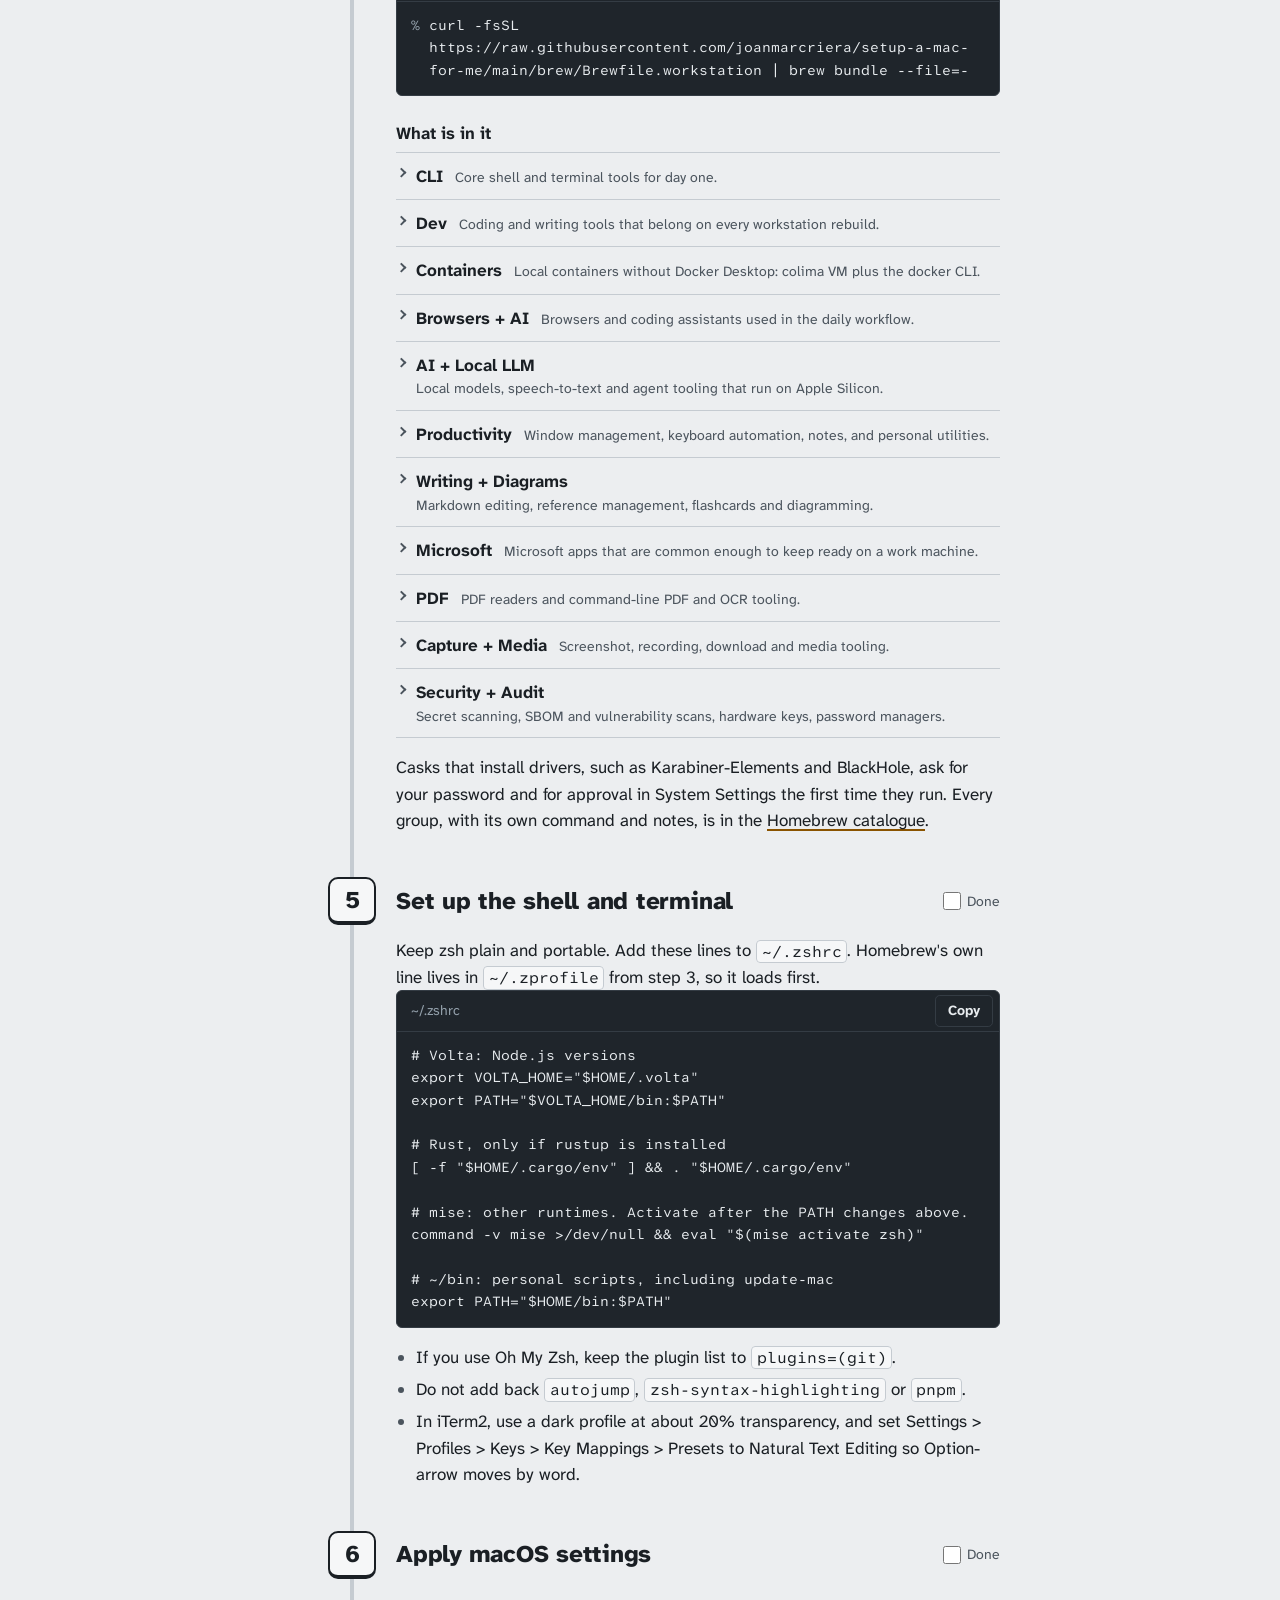
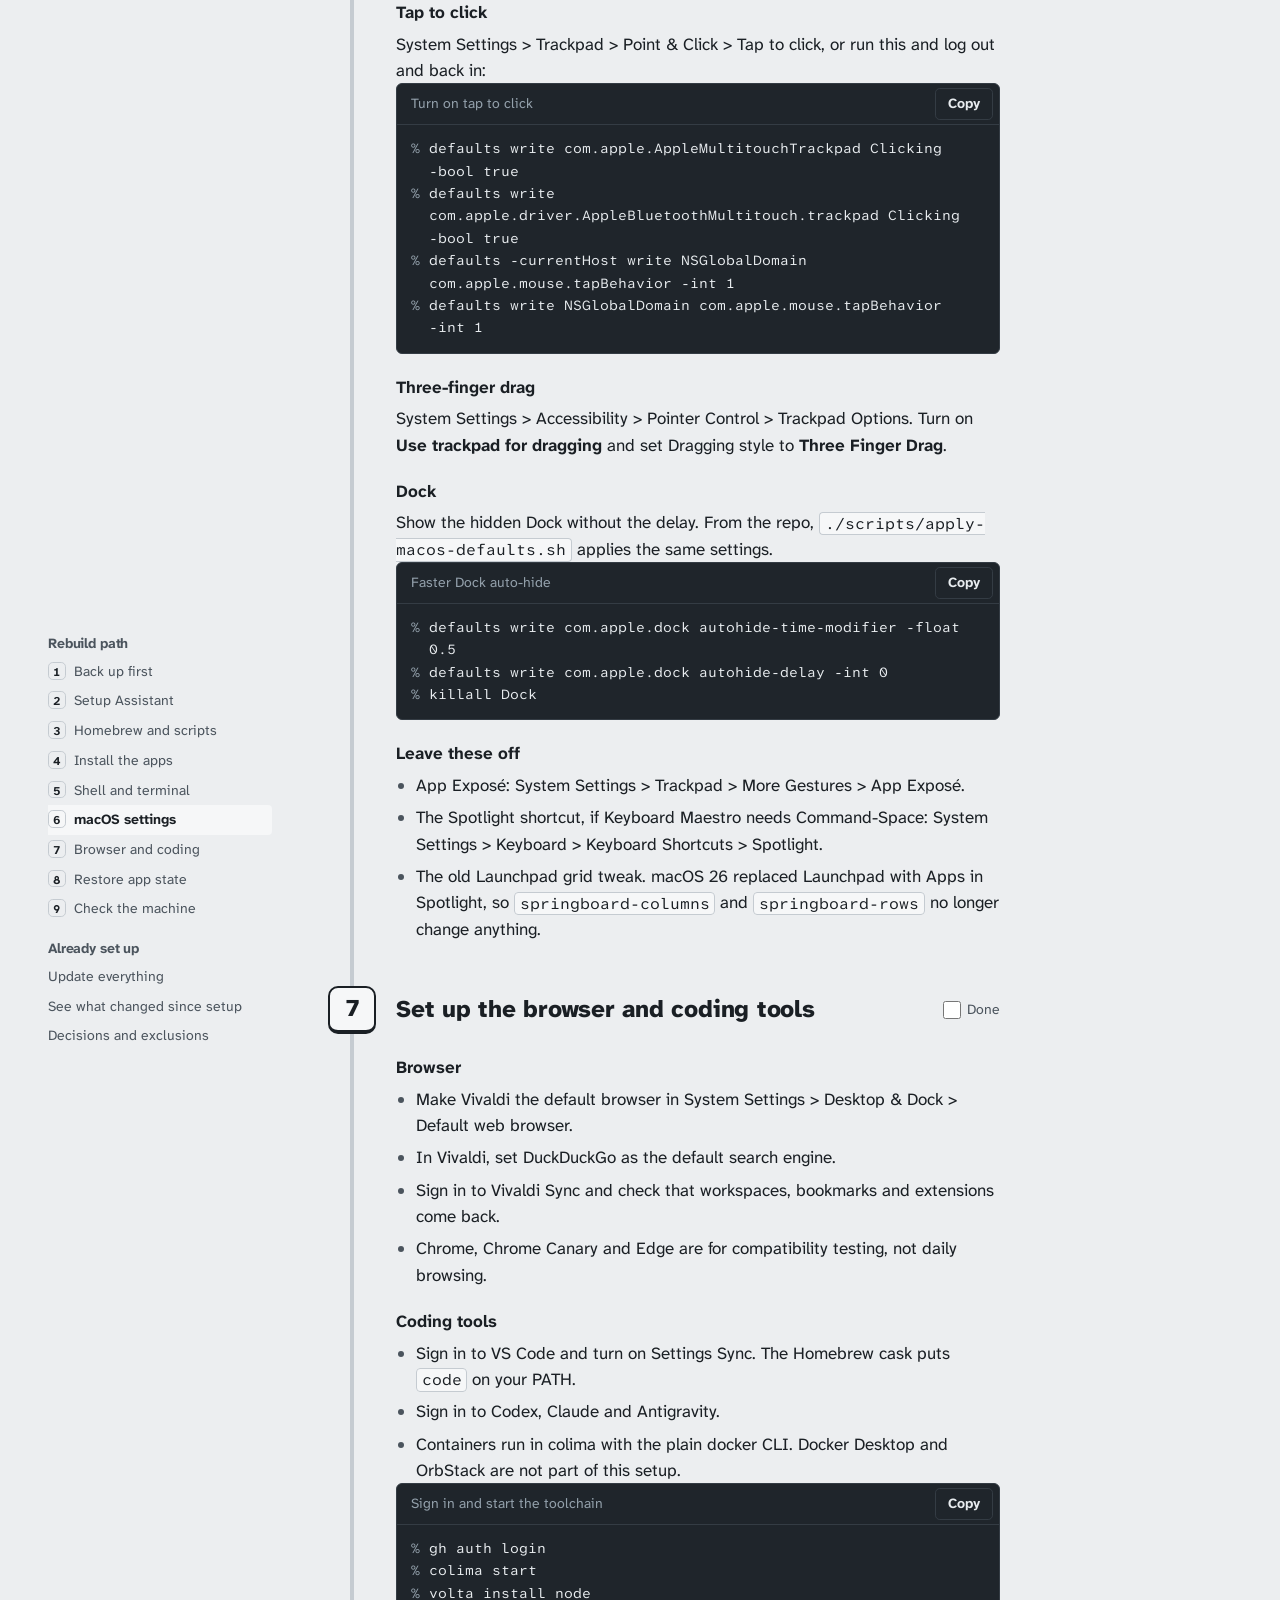
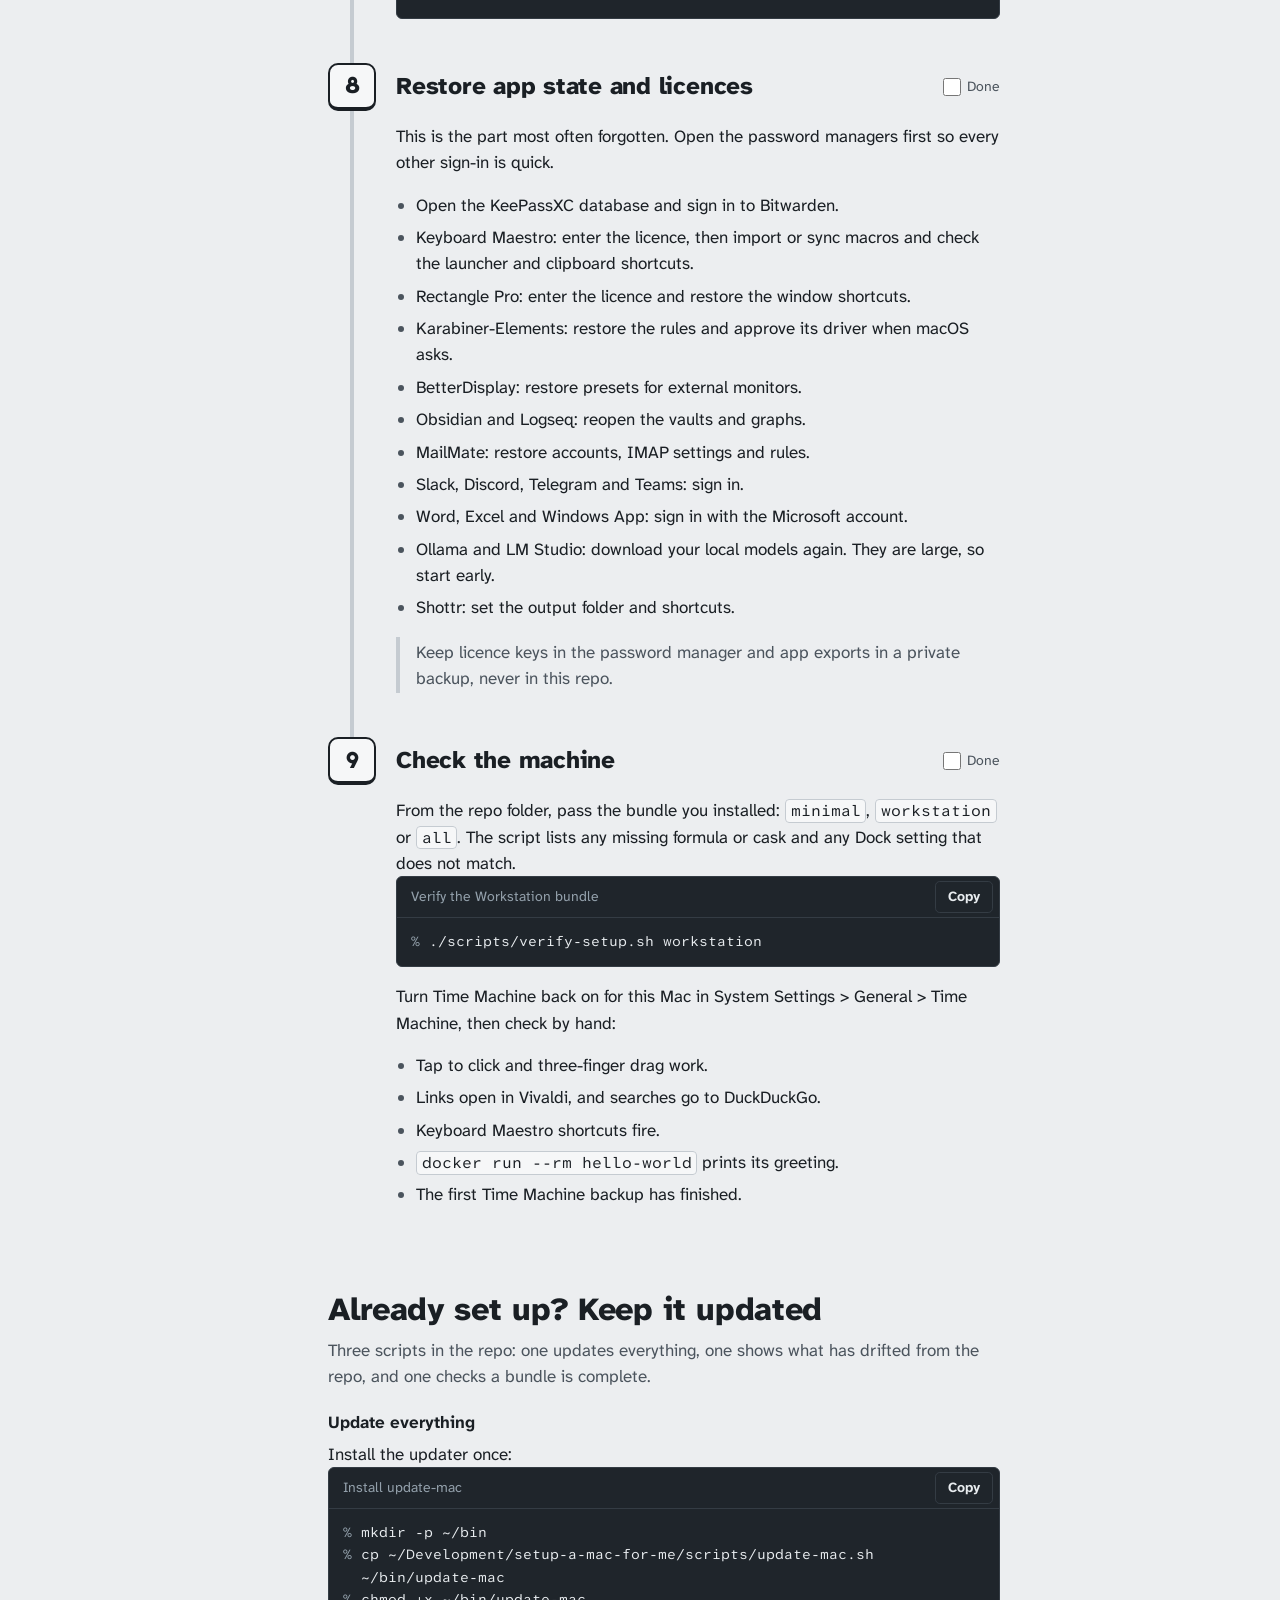
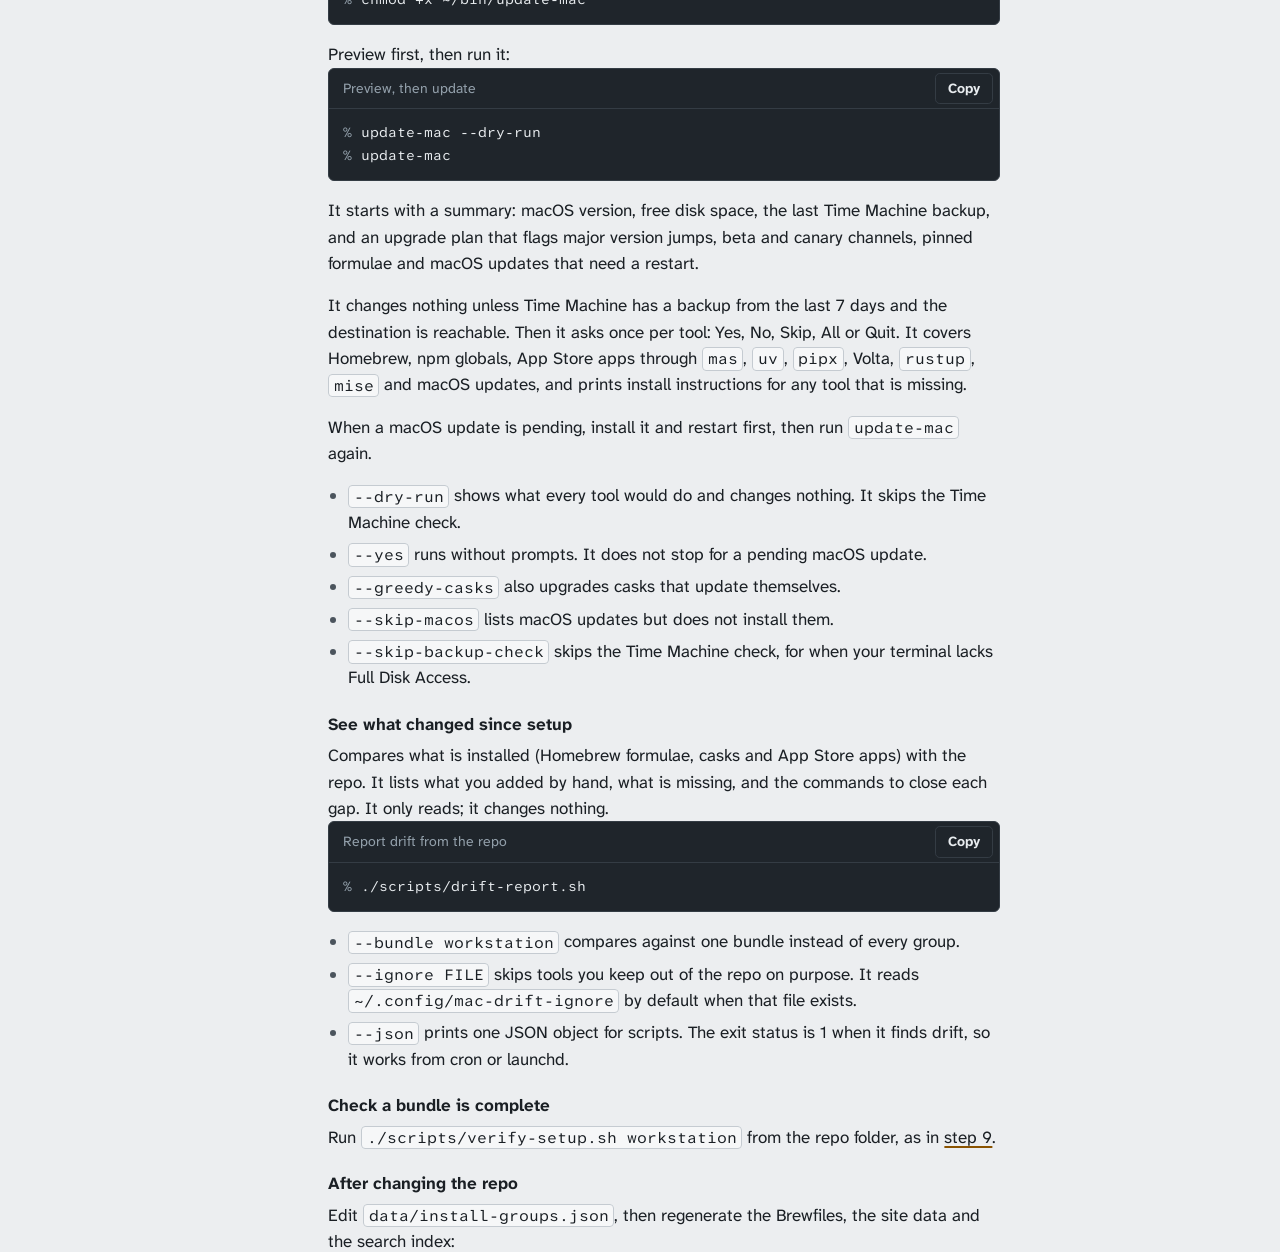
<file: docs/apps.html>
<!doctype html>
<html lang="en-GB">
  <head>
    <meta charset="utf-8">
    <meta name="viewport" content="width=device-width, initial-scale=1">
    <meta name="robots" content="noindex">
    <meta http-equiv="refresh" content="0; url=index.html#stack-notes">
    <title>Apps | mac.riera.co.uk</title>
    <link rel="canonical" href="https://mac.riera.co.uk/index.html#stack-notes">
  </head>
  <body>
    <p>Moved to <a href="index.html#stack-notes">Decisions and exclusions</a> in the rebuild guide.</p>
  </body>
</html>
</file>
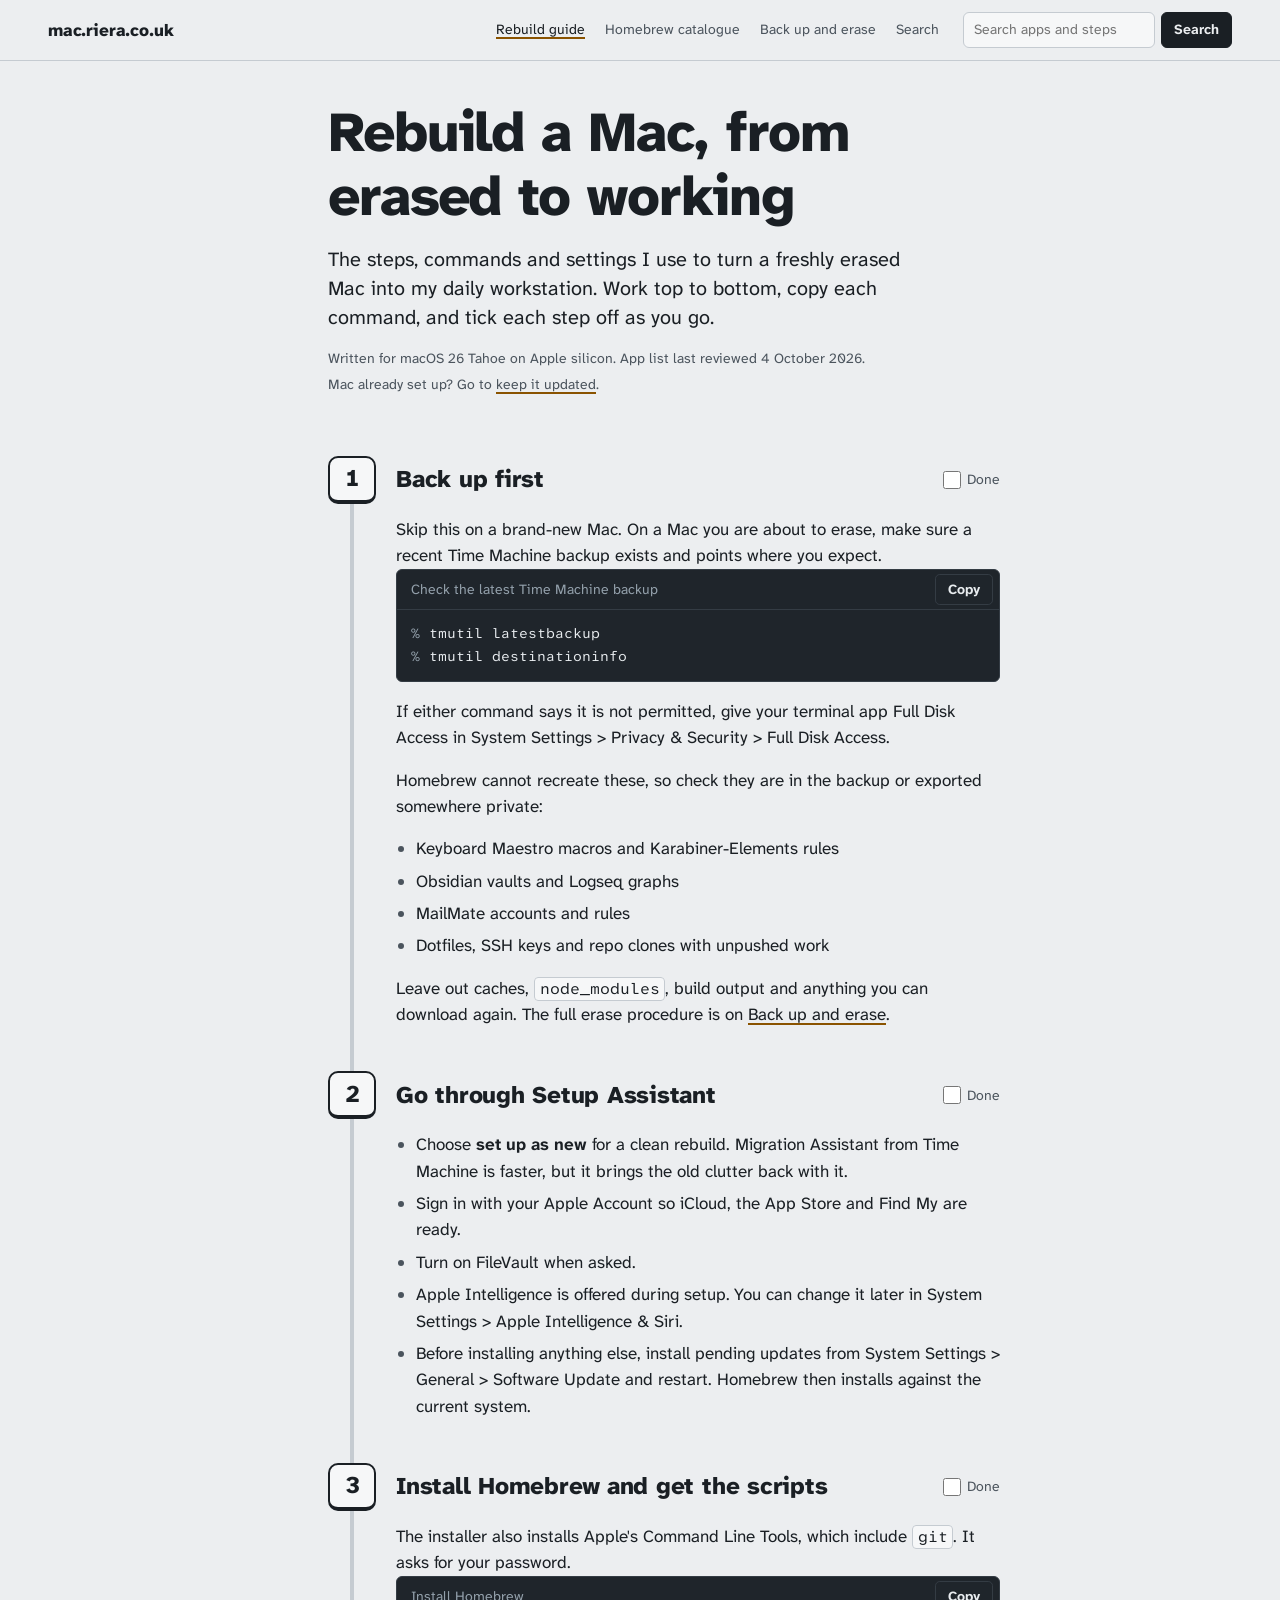
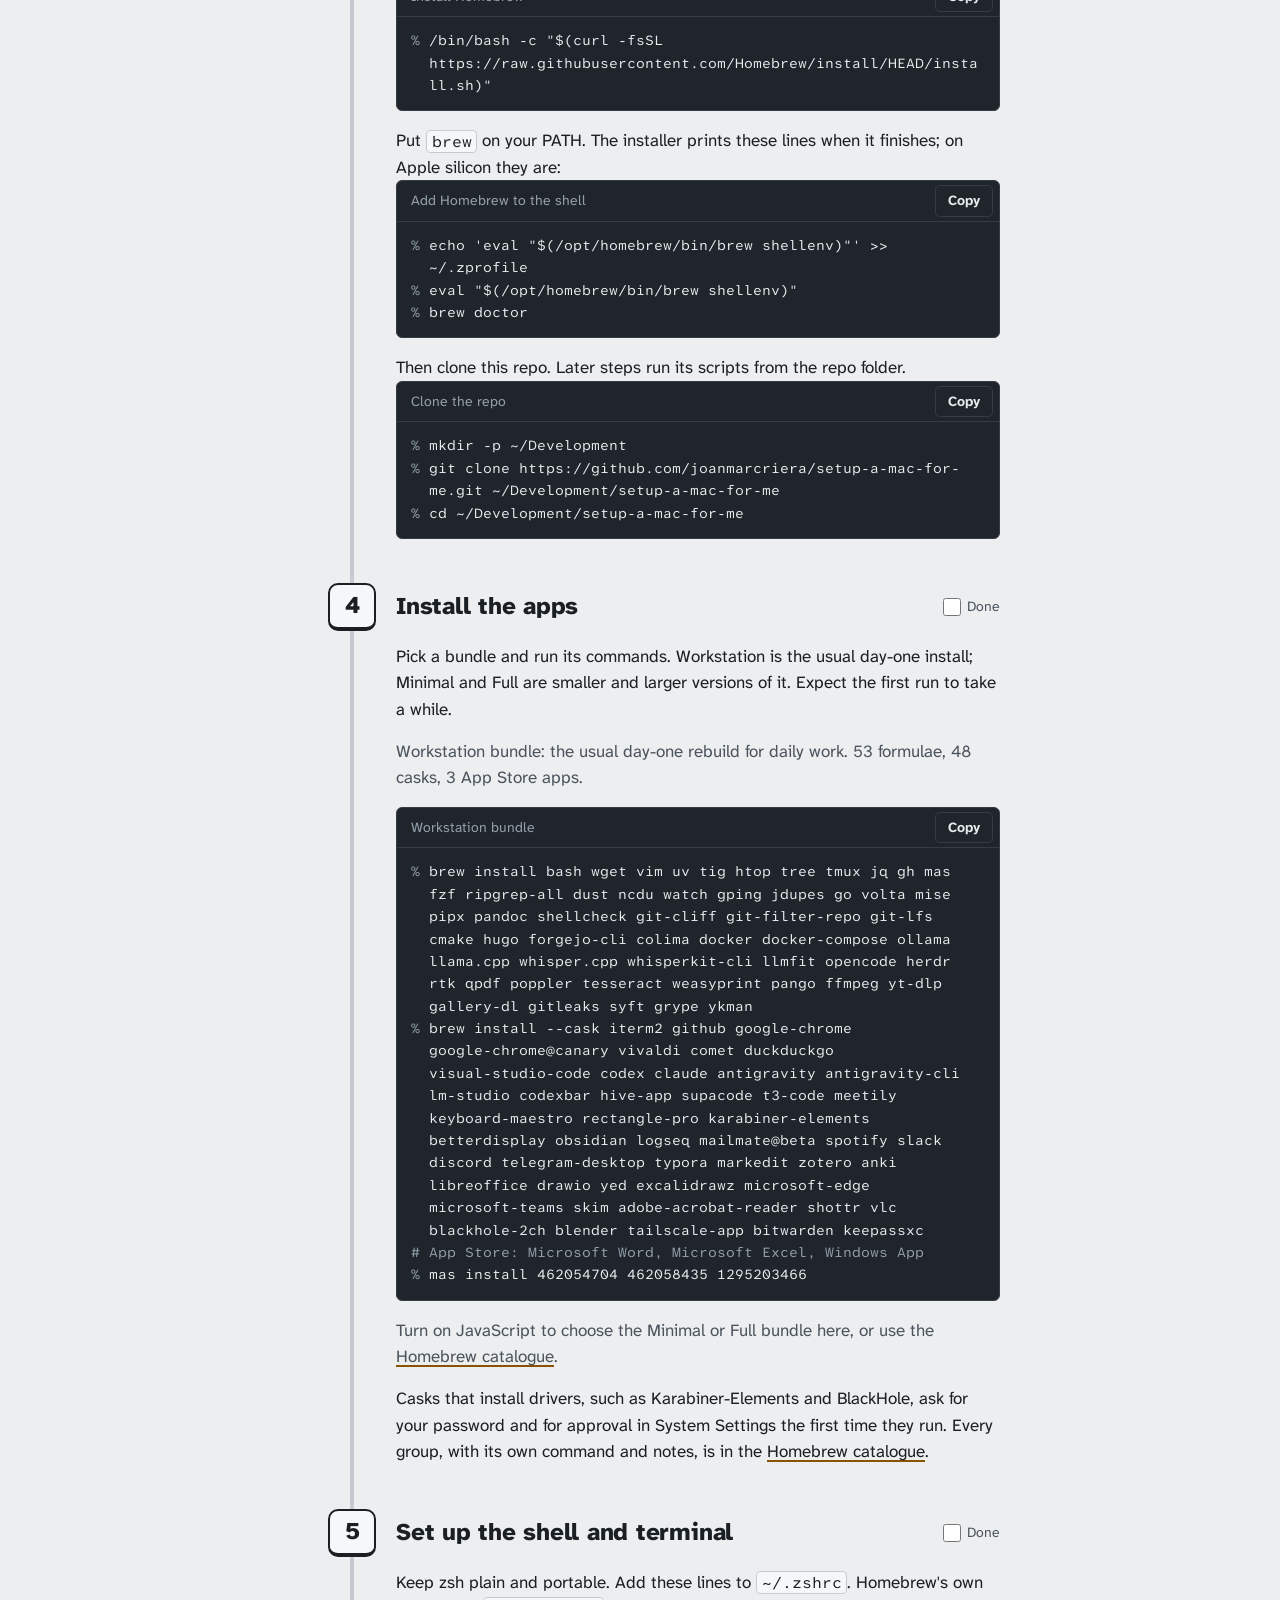
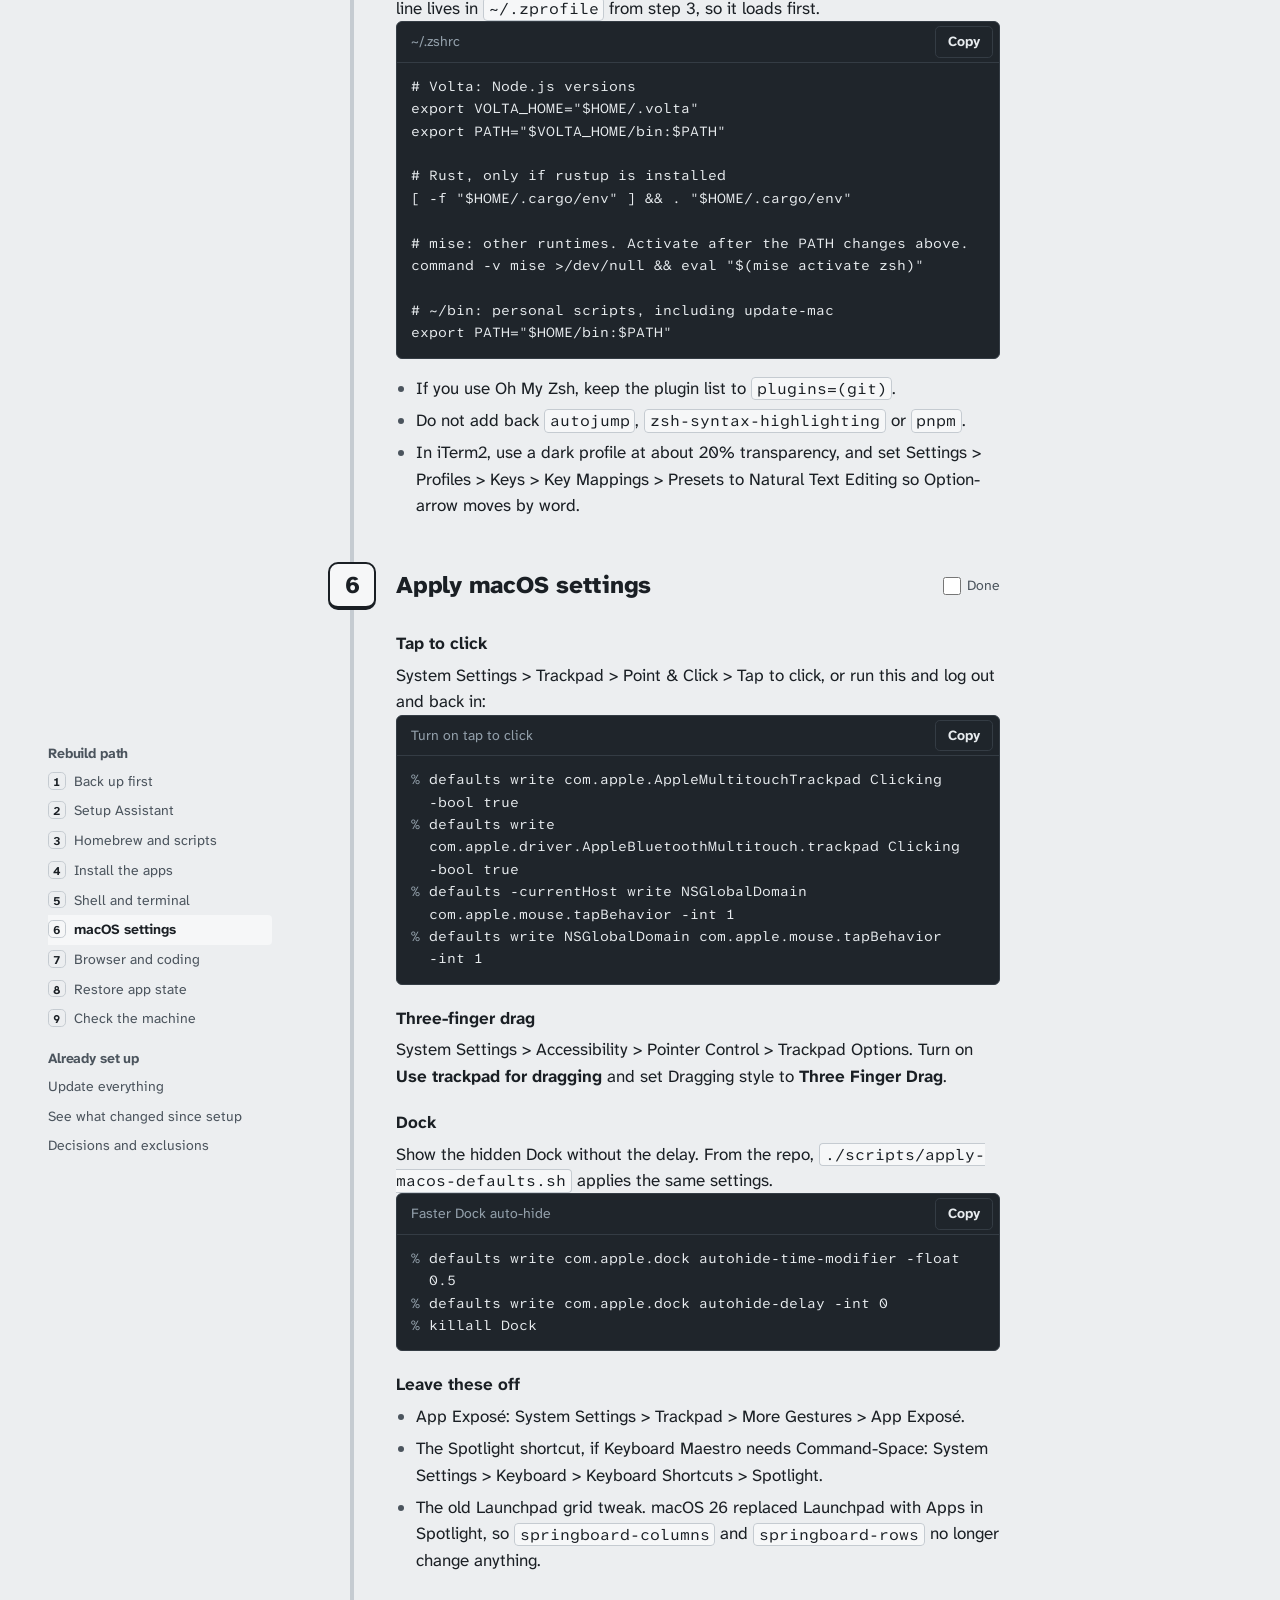
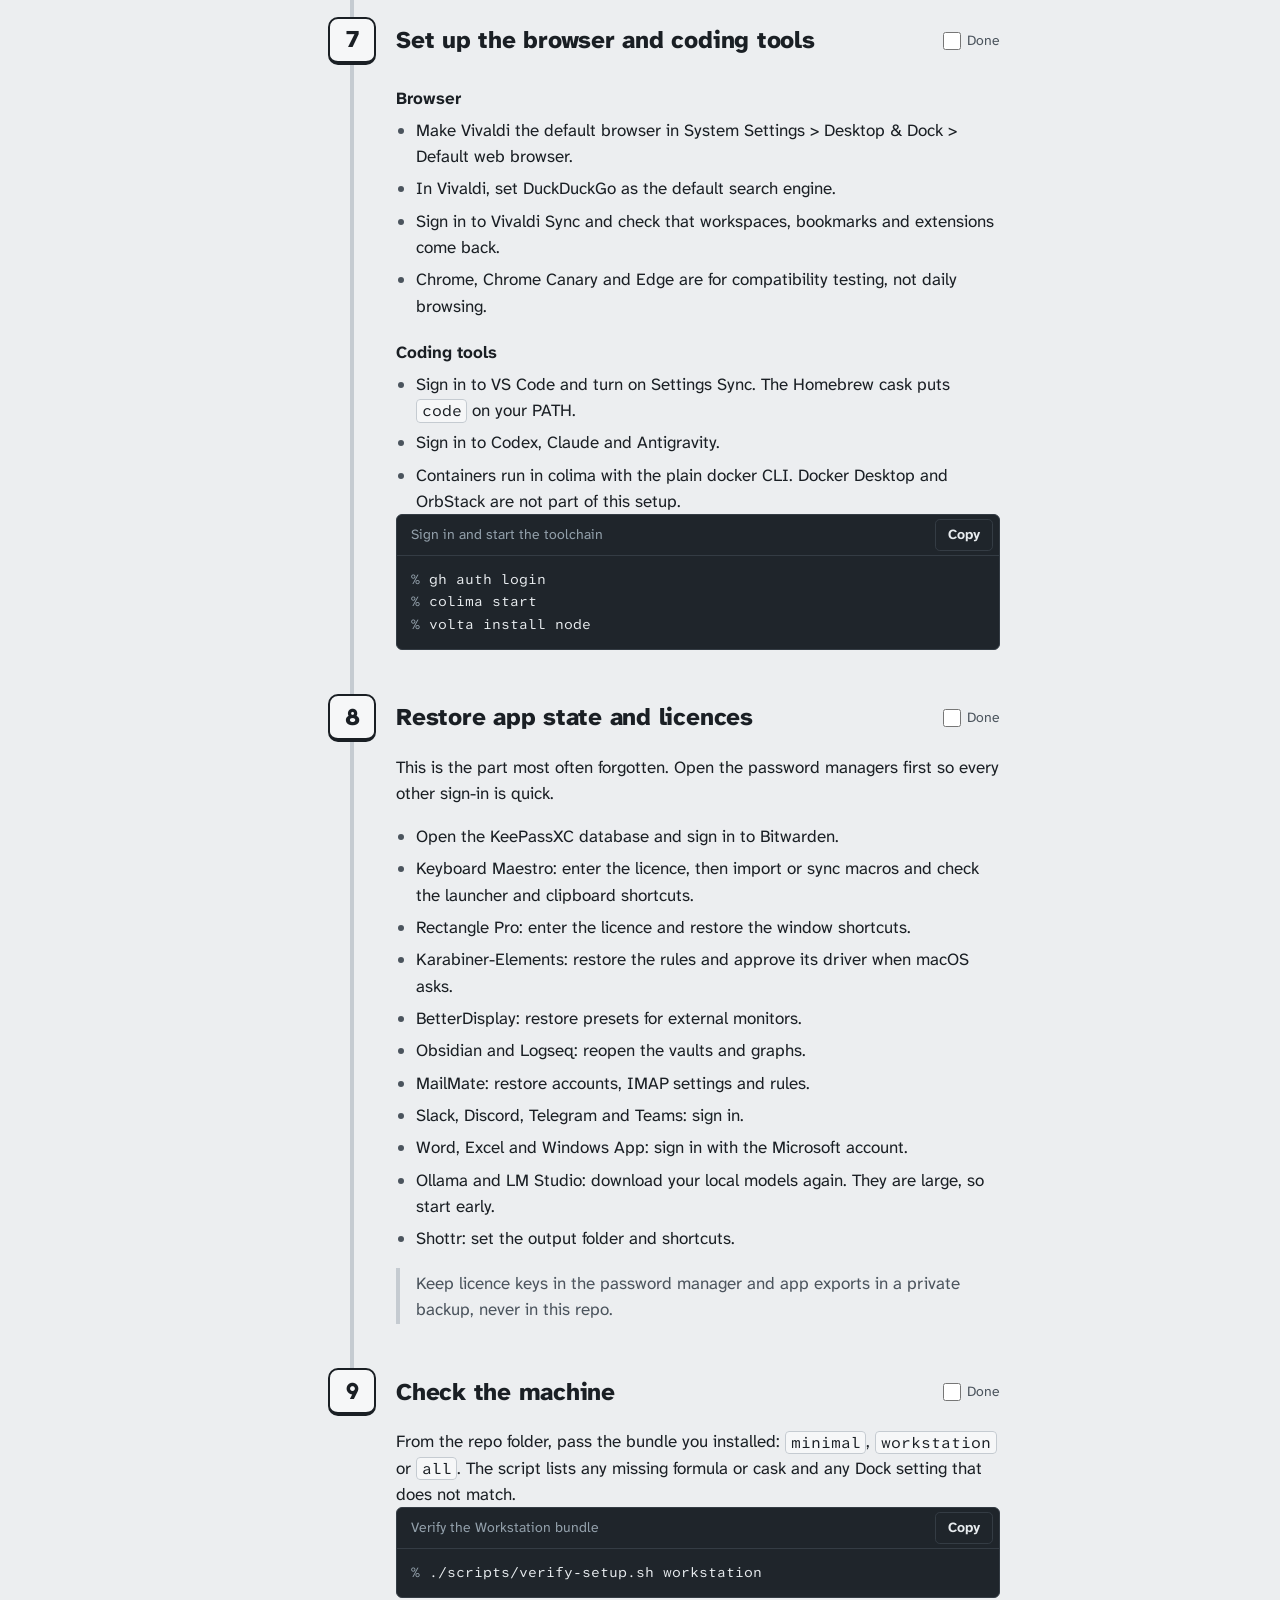
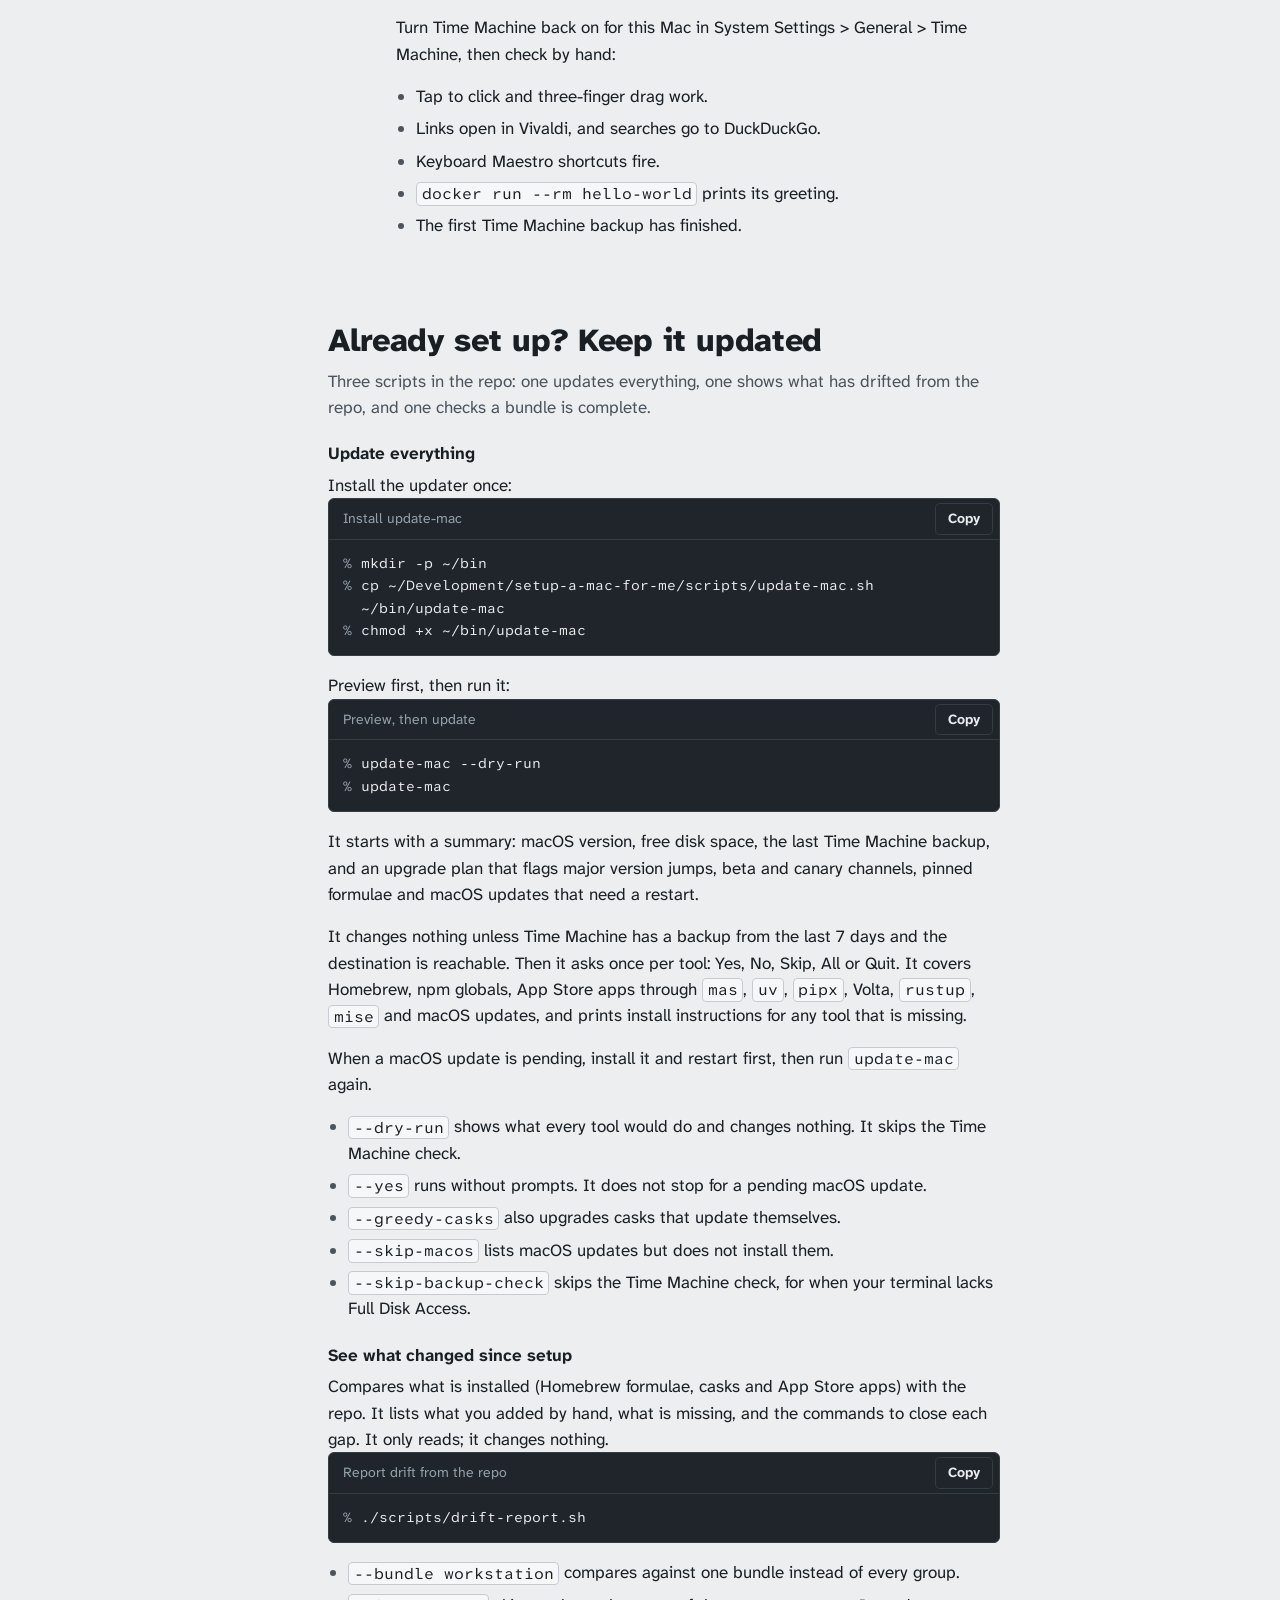
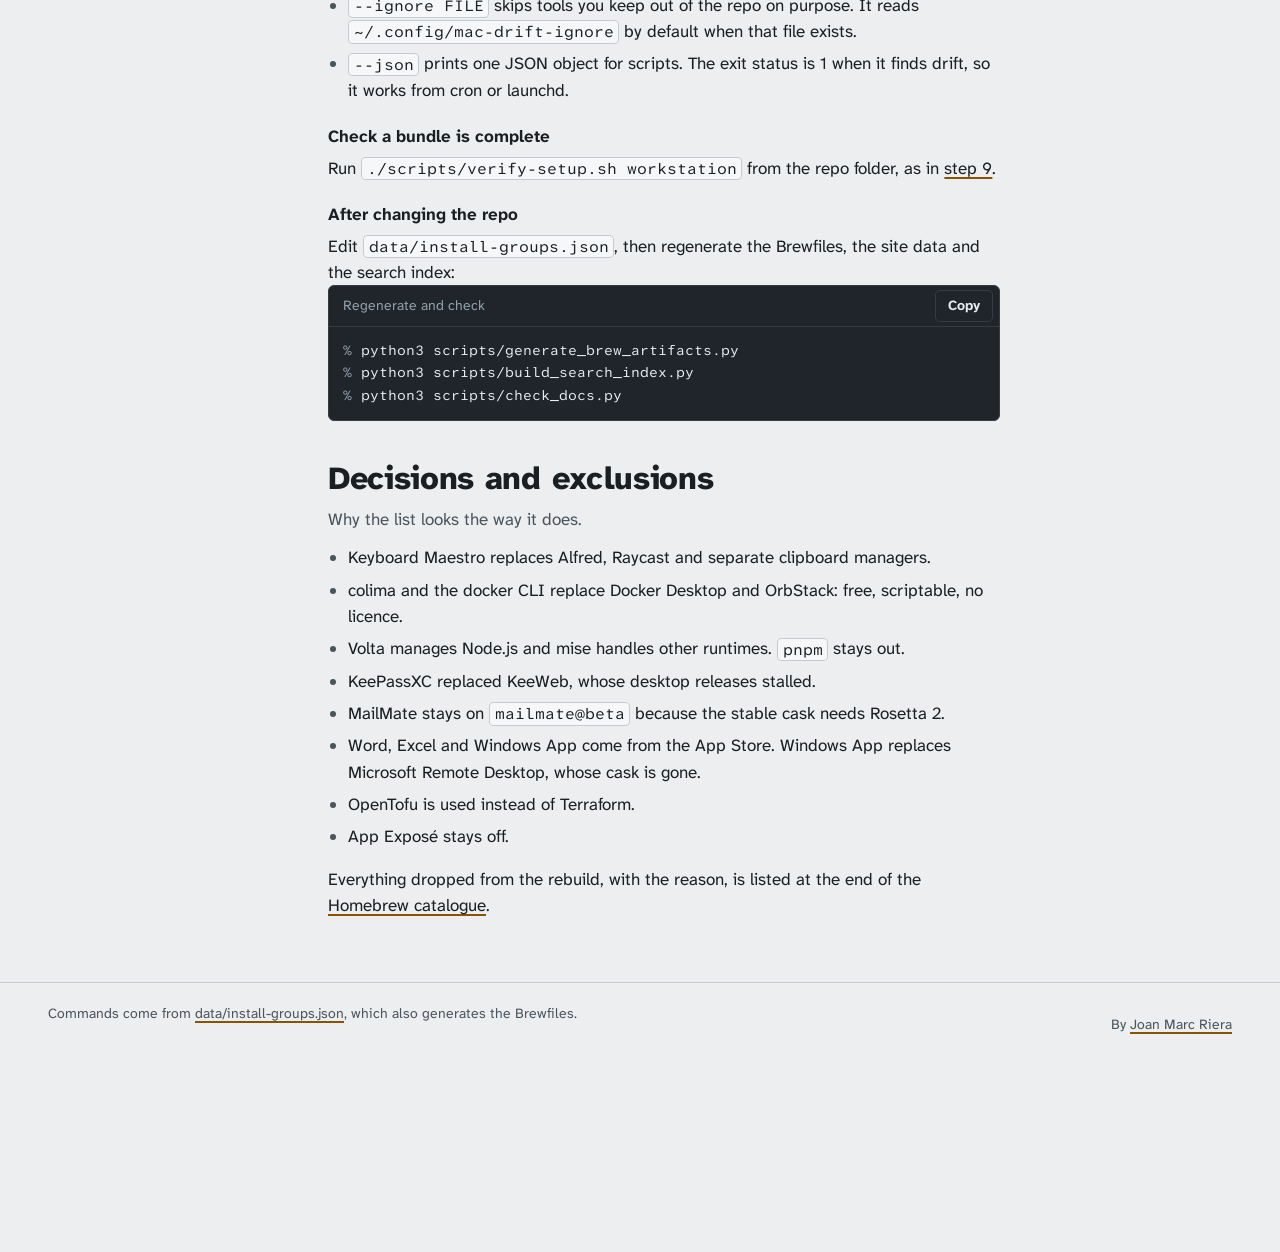
<file: docs/audit.html>
<!doctype html>
<html lang="en-GB">
  <head>
    <meta charset="utf-8">
    <meta name="viewport" content="width=device-width, initial-scale=1">
    <meta name="robots" content="noindex">
    <meta http-equiv="refresh" content="0; url=index.html#stack-notes">
    <title>Audit | mac.riera.co.uk</title>
    <link rel="canonical" href="https://mac.riera.co.uk/index.html#stack-notes">
  </head>
  <body>
    <p>Moved to <a href="index.html#stack-notes">Decisions and exclusions</a> in the rebuild guide.</p>
  </body>
</html>
</file>
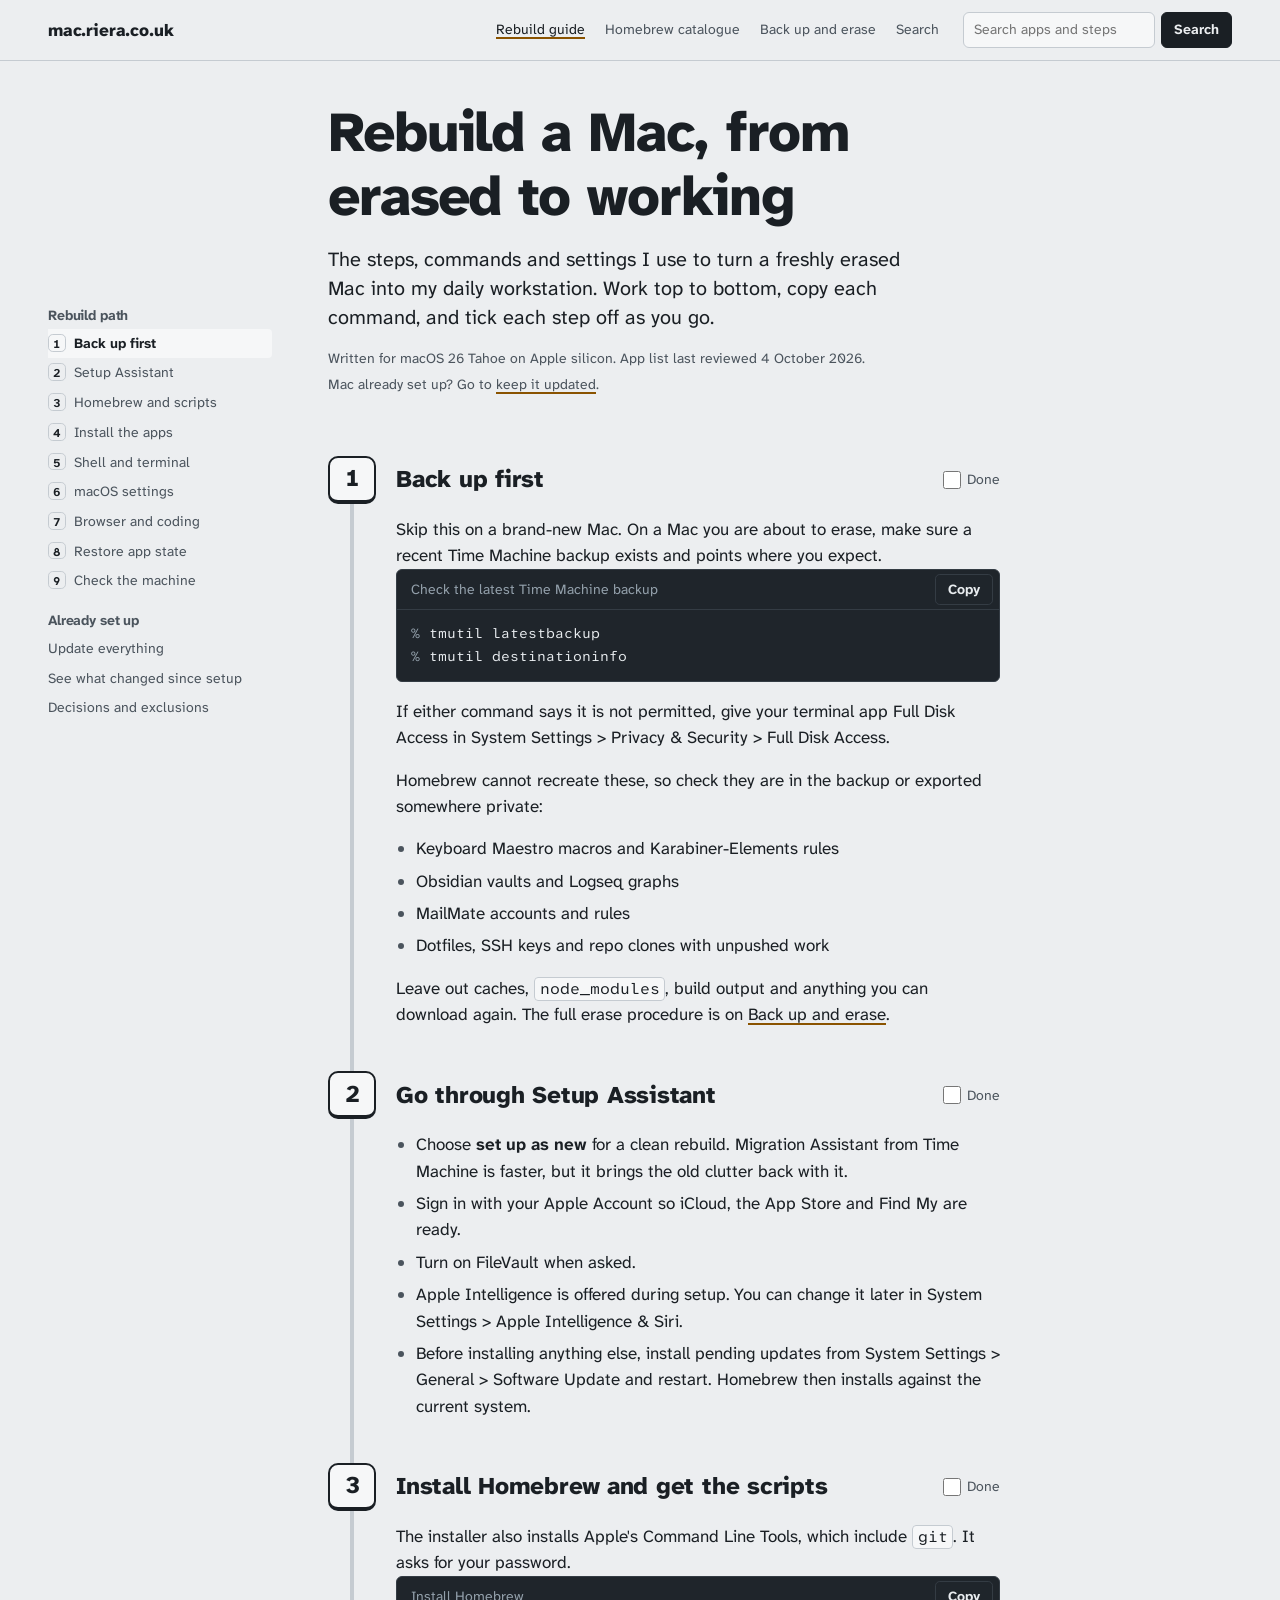
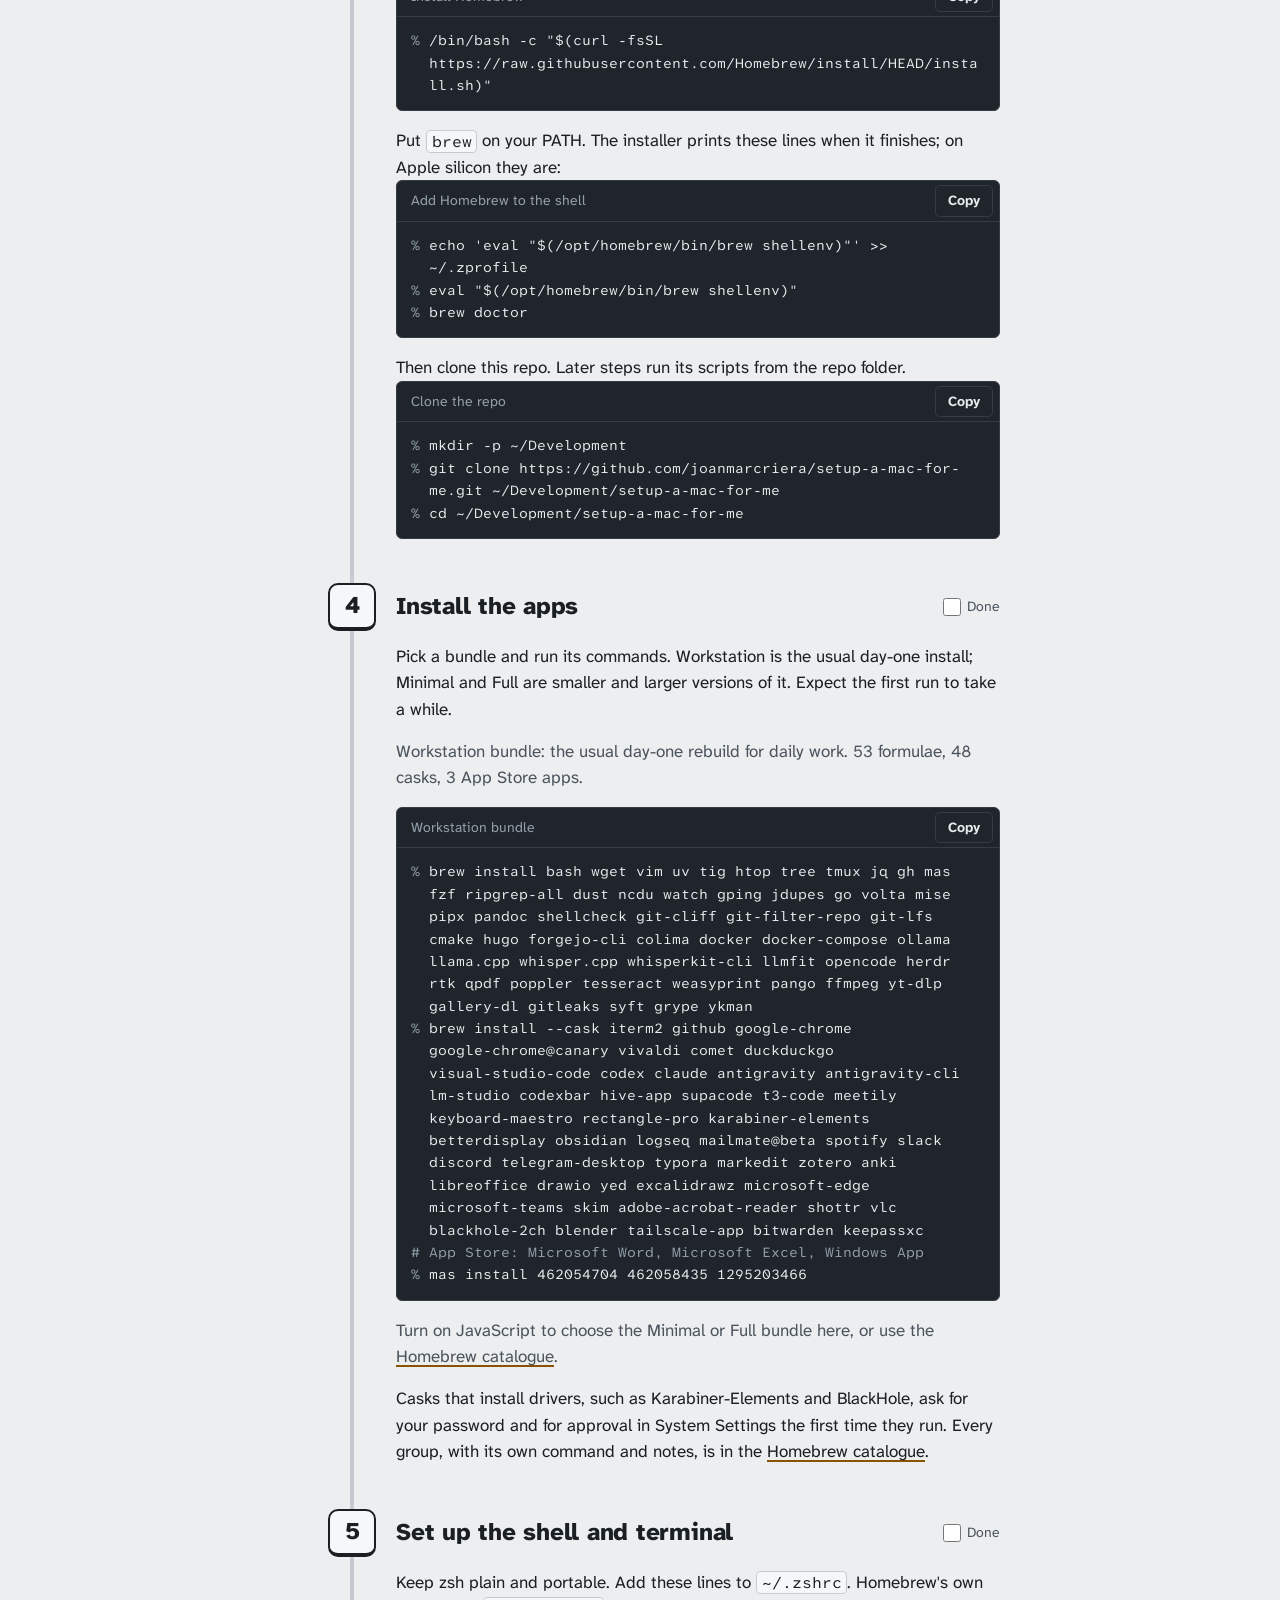
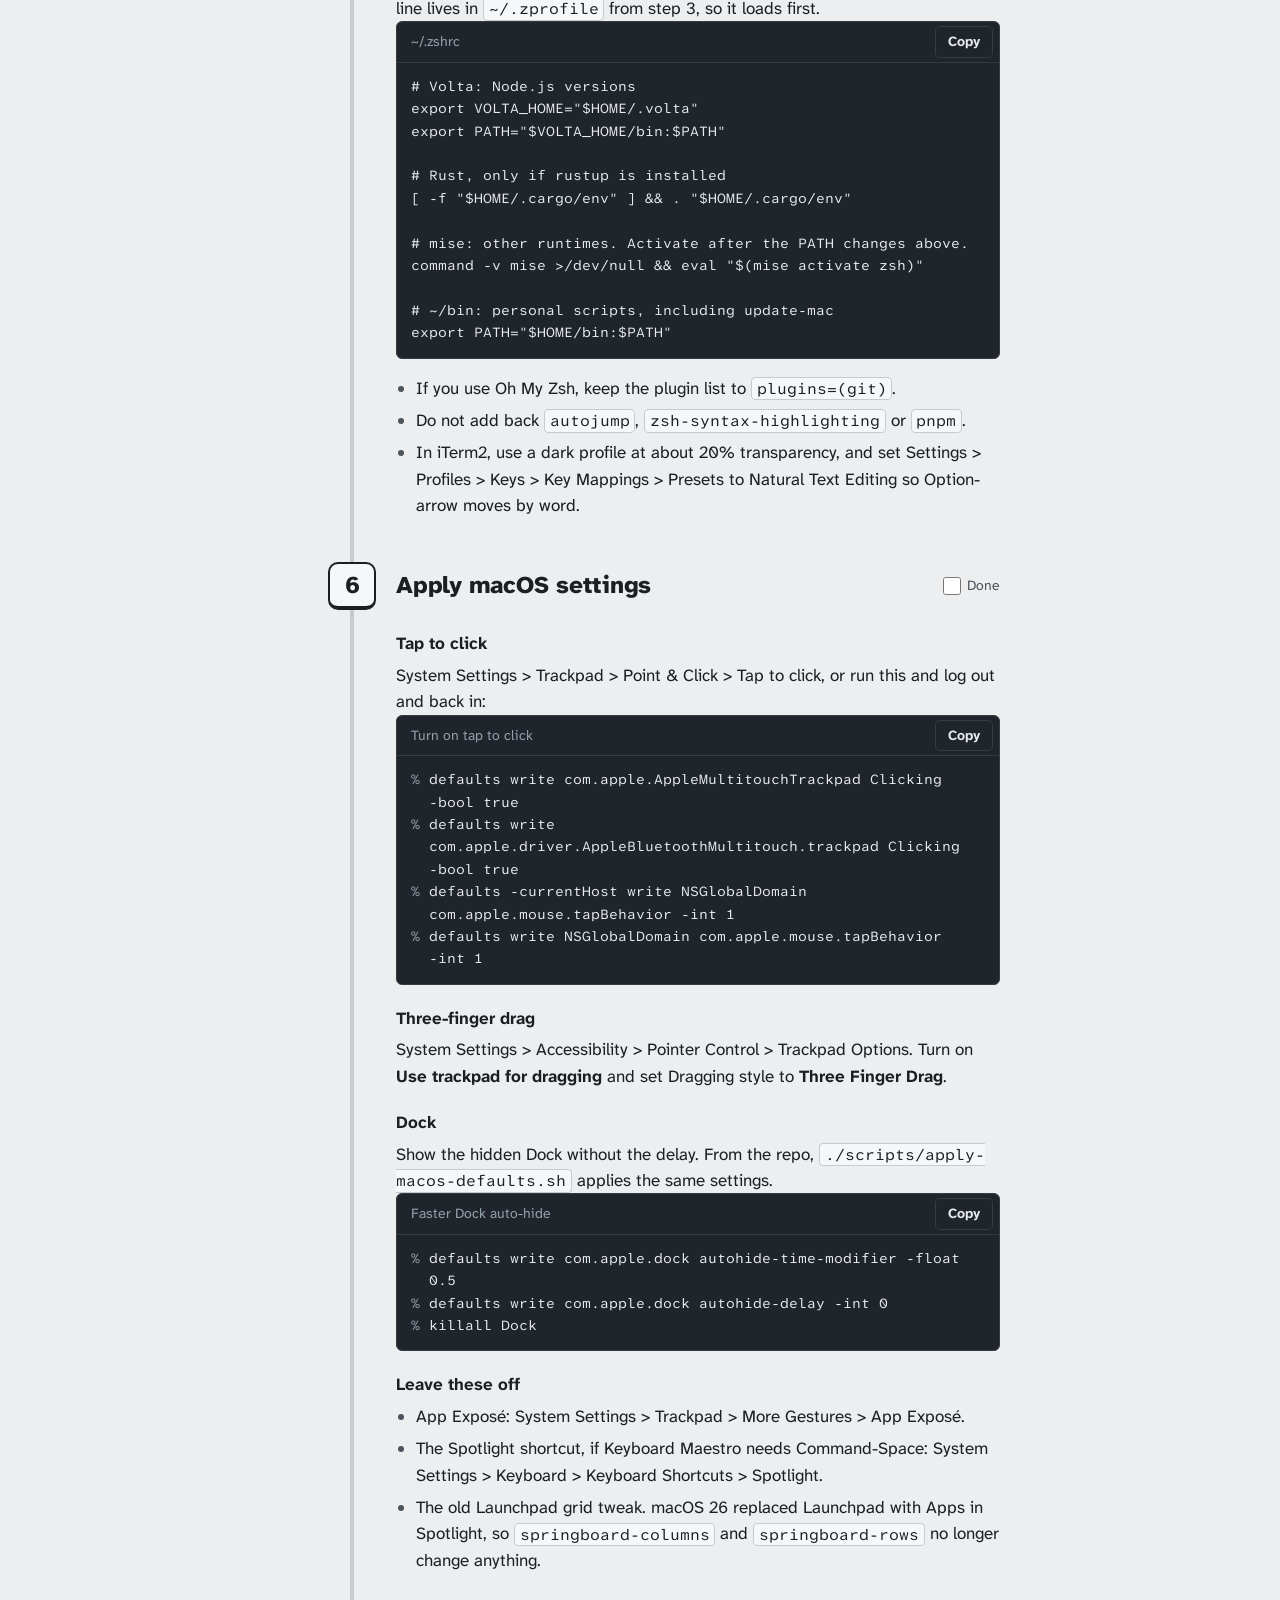
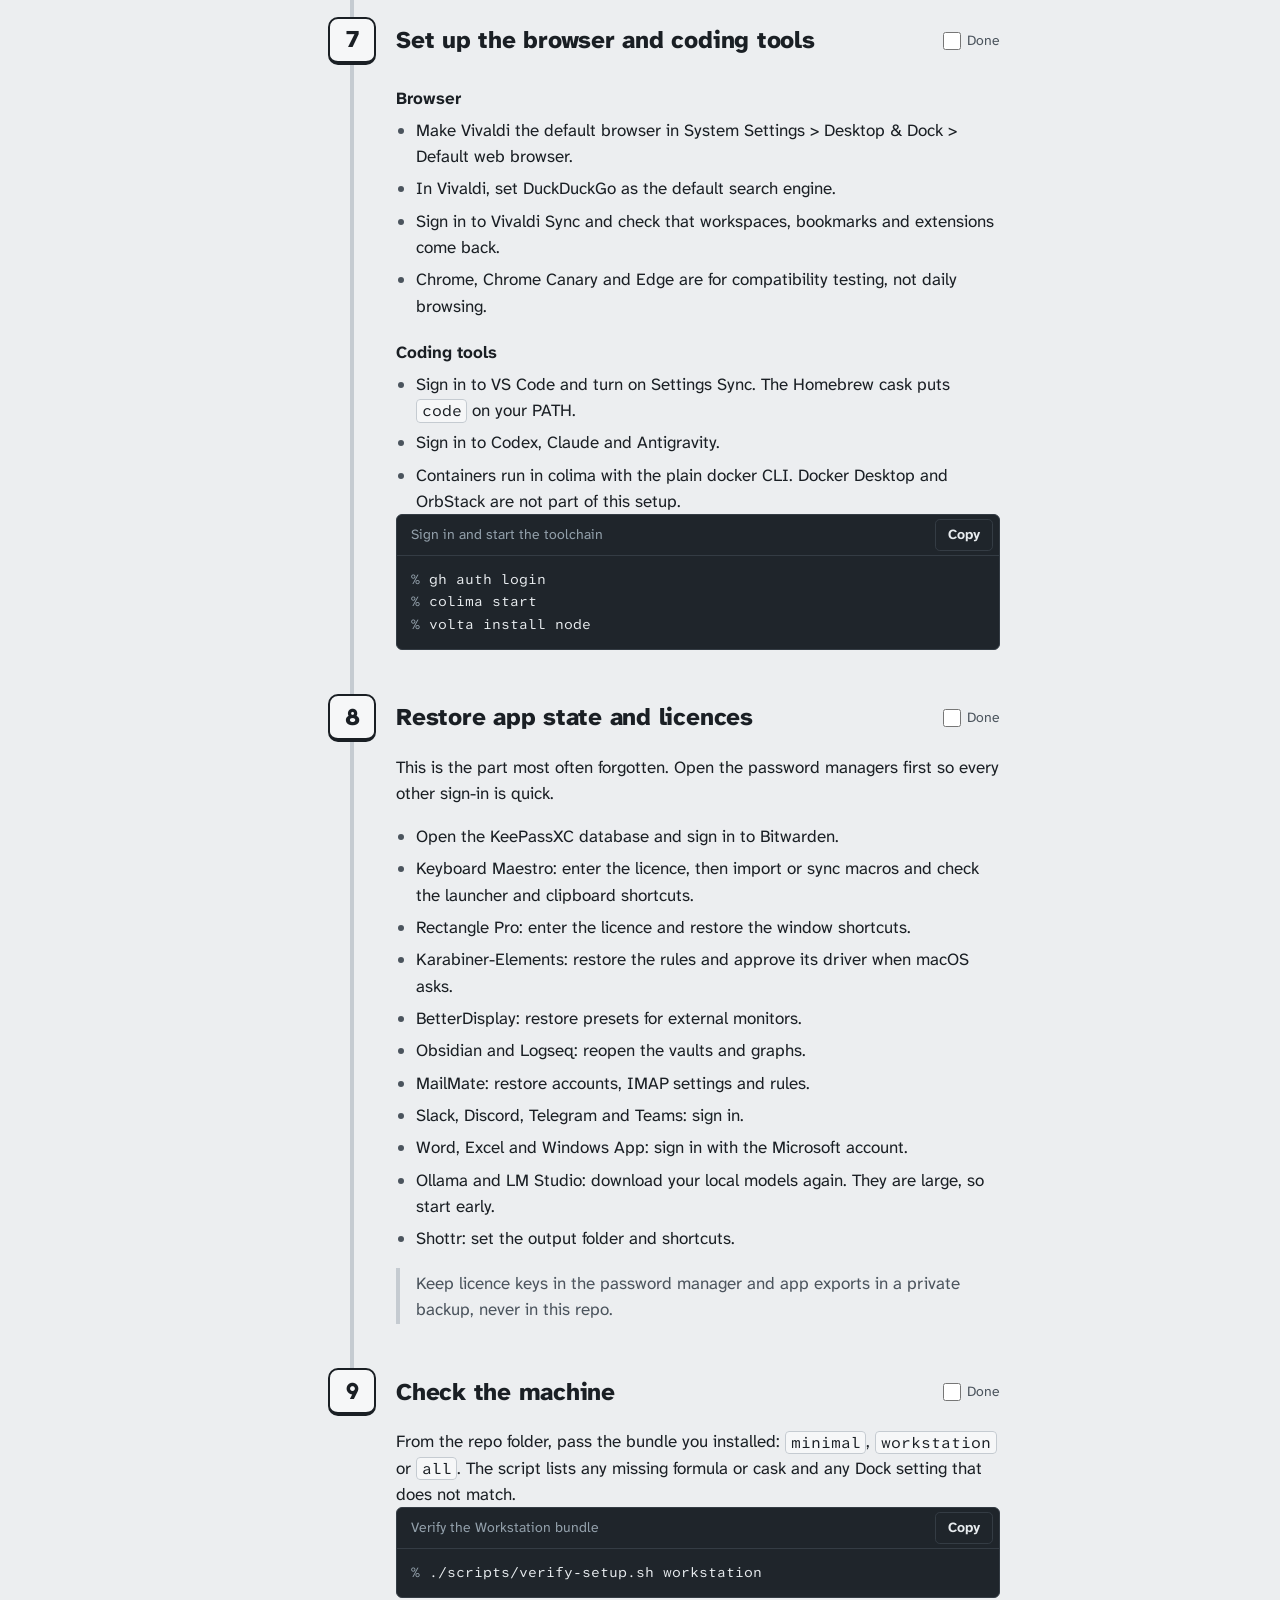
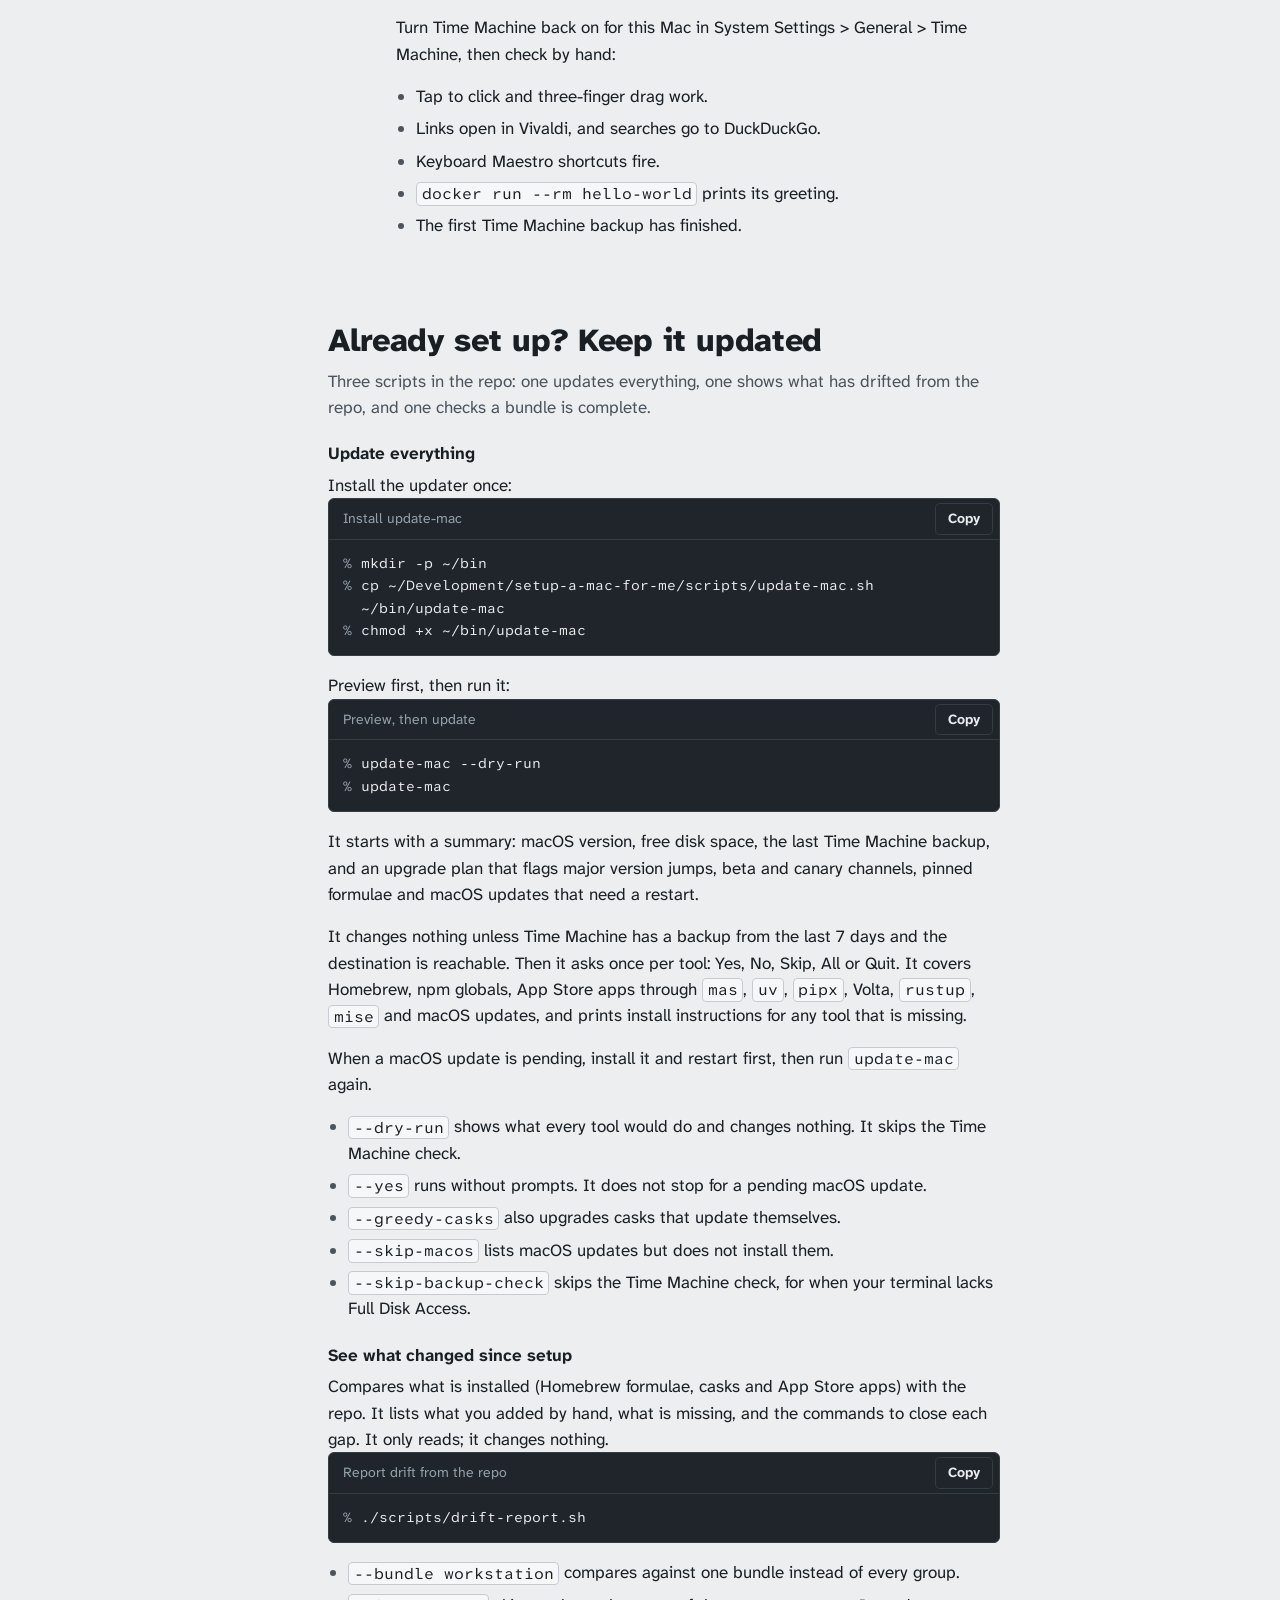
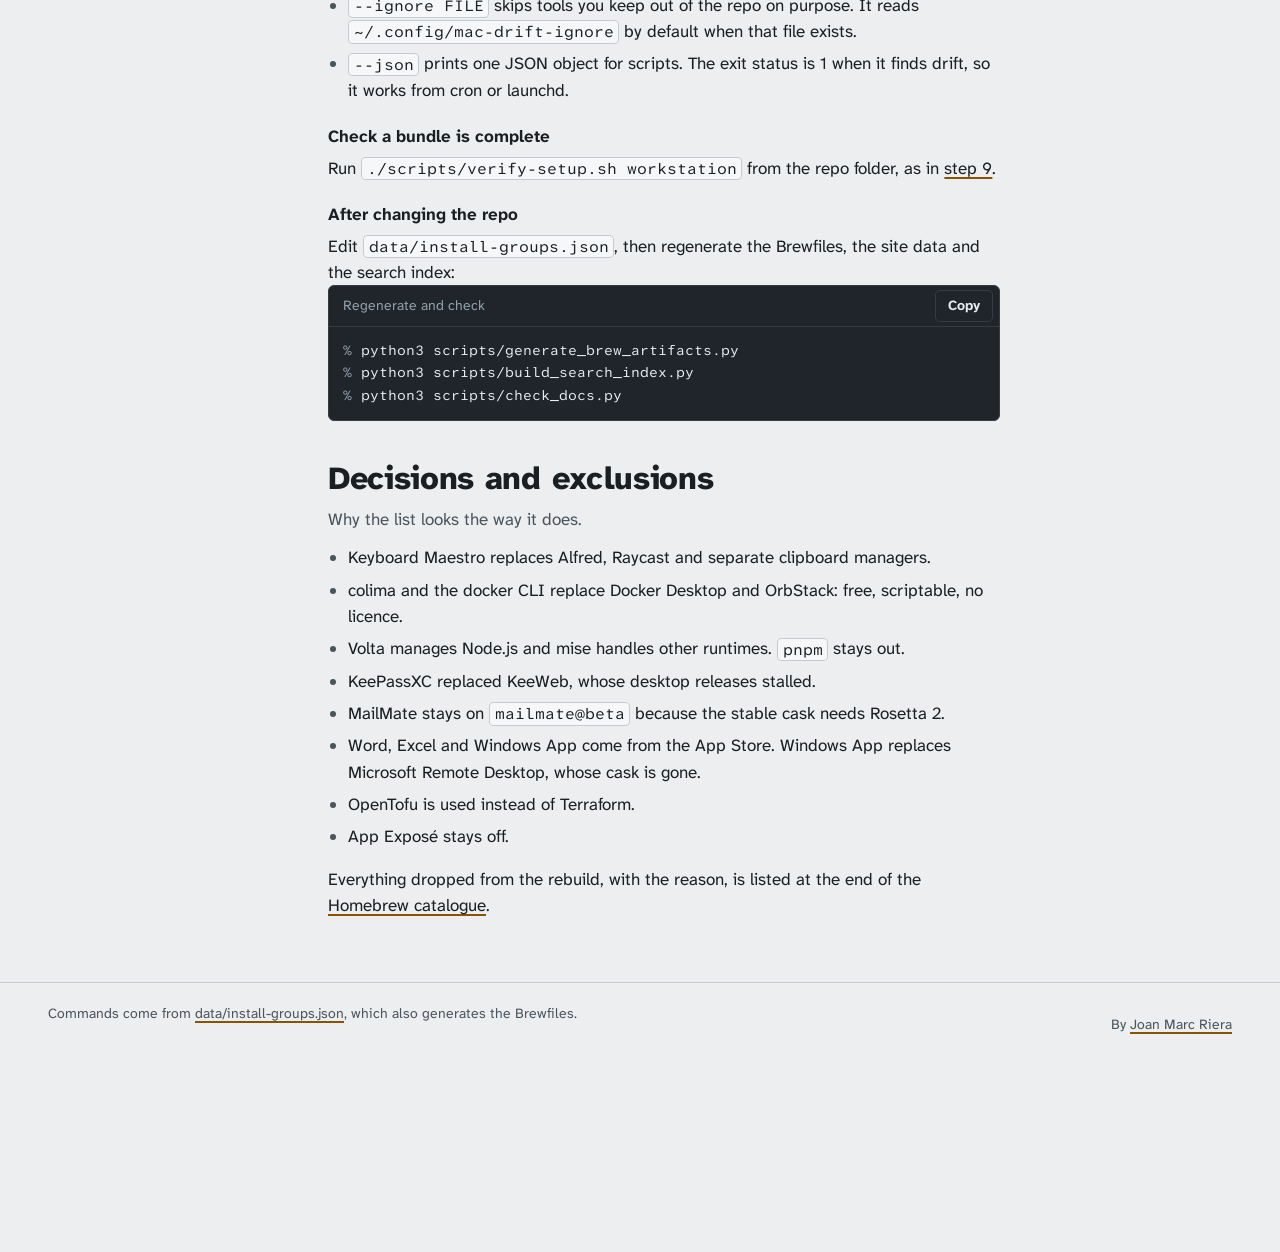
<file: docs/backup.html>
<!doctype html>
<html lang="en-GB">
  <head>
    <meta charset="utf-8">
    <meta name="viewport" content="width=device-width, initial-scale=1">
    <meta name="robots" content="noindex">
    <meta http-equiv="refresh" content="0; url=index.html#backup">
    <title>Backup | mac.riera.co.uk</title>
    <link rel="canonical" href="https://mac.riera.co.uk/index.html#backup">
  </head>
  <body>
    <p>Moved to <a href="index.html#backup">Step 1: Back up first</a> in the rebuild guide.</p>
  </body>
</html>
</file>
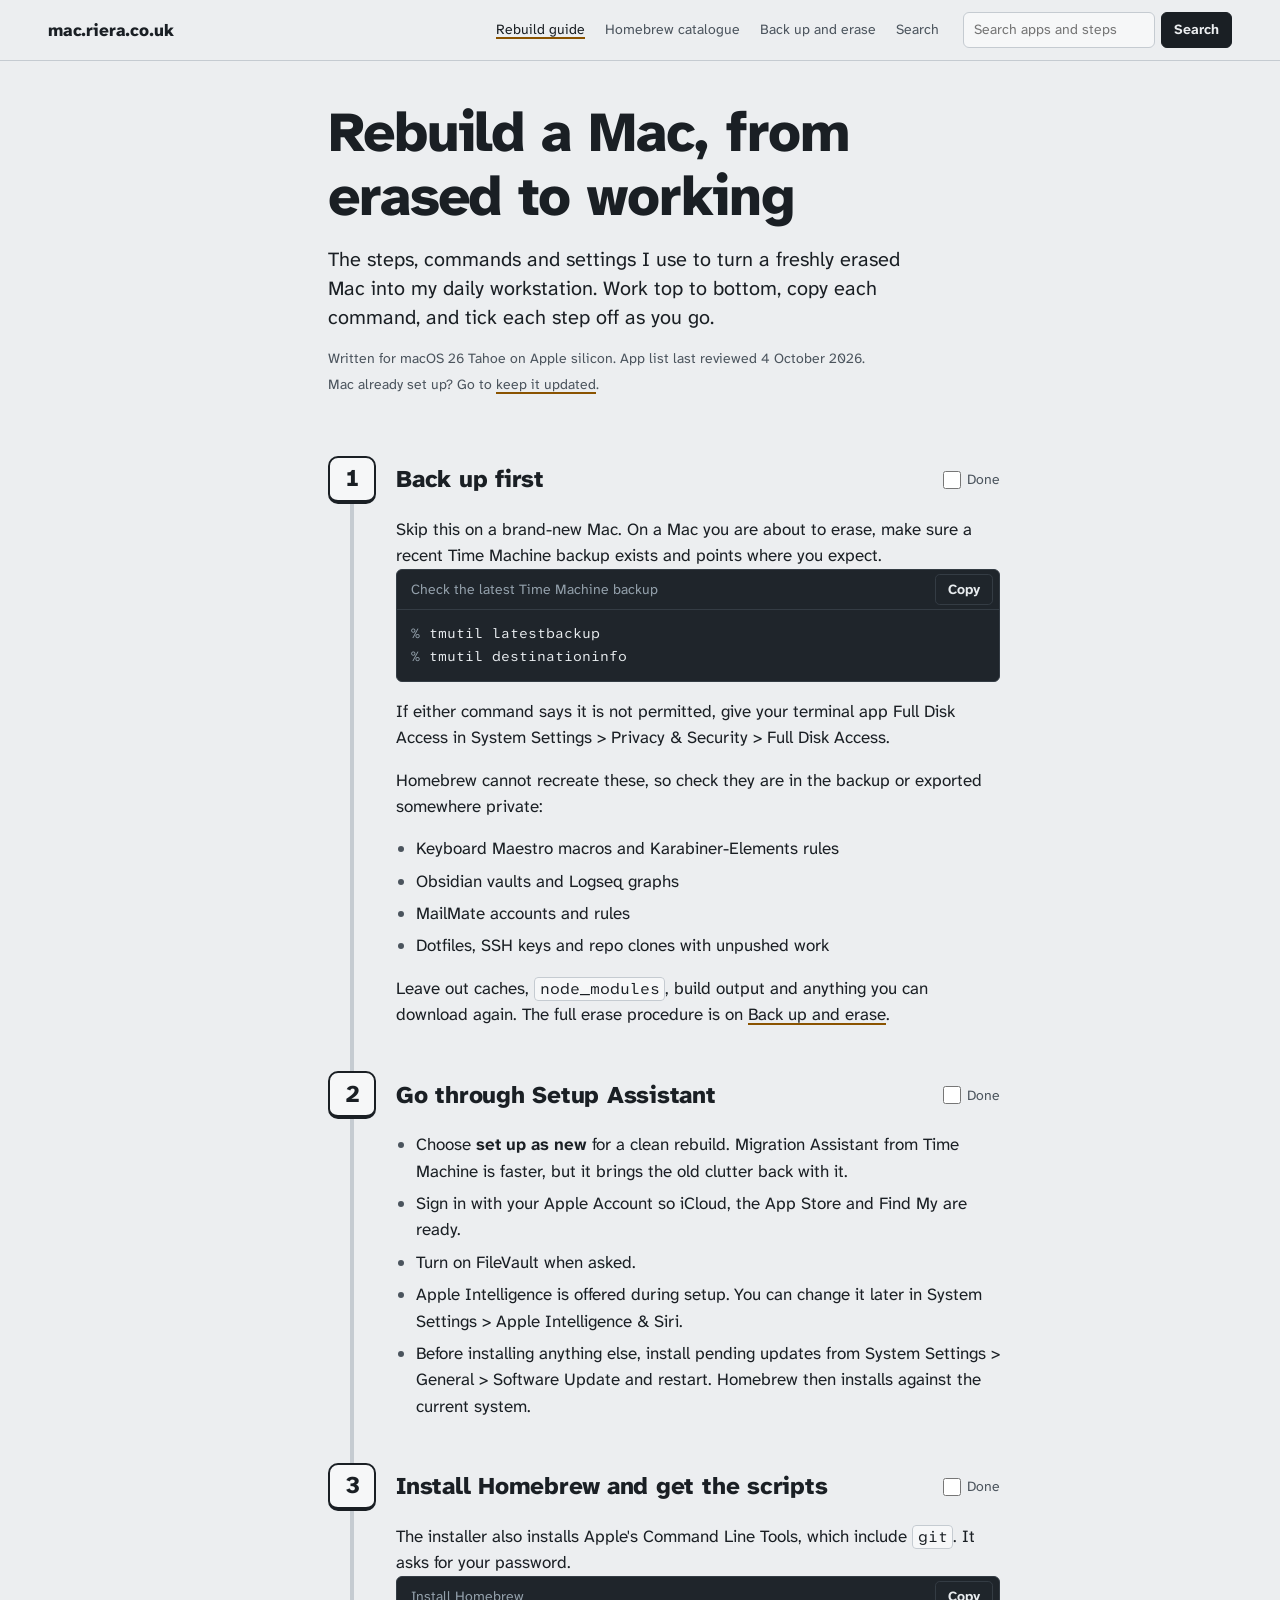
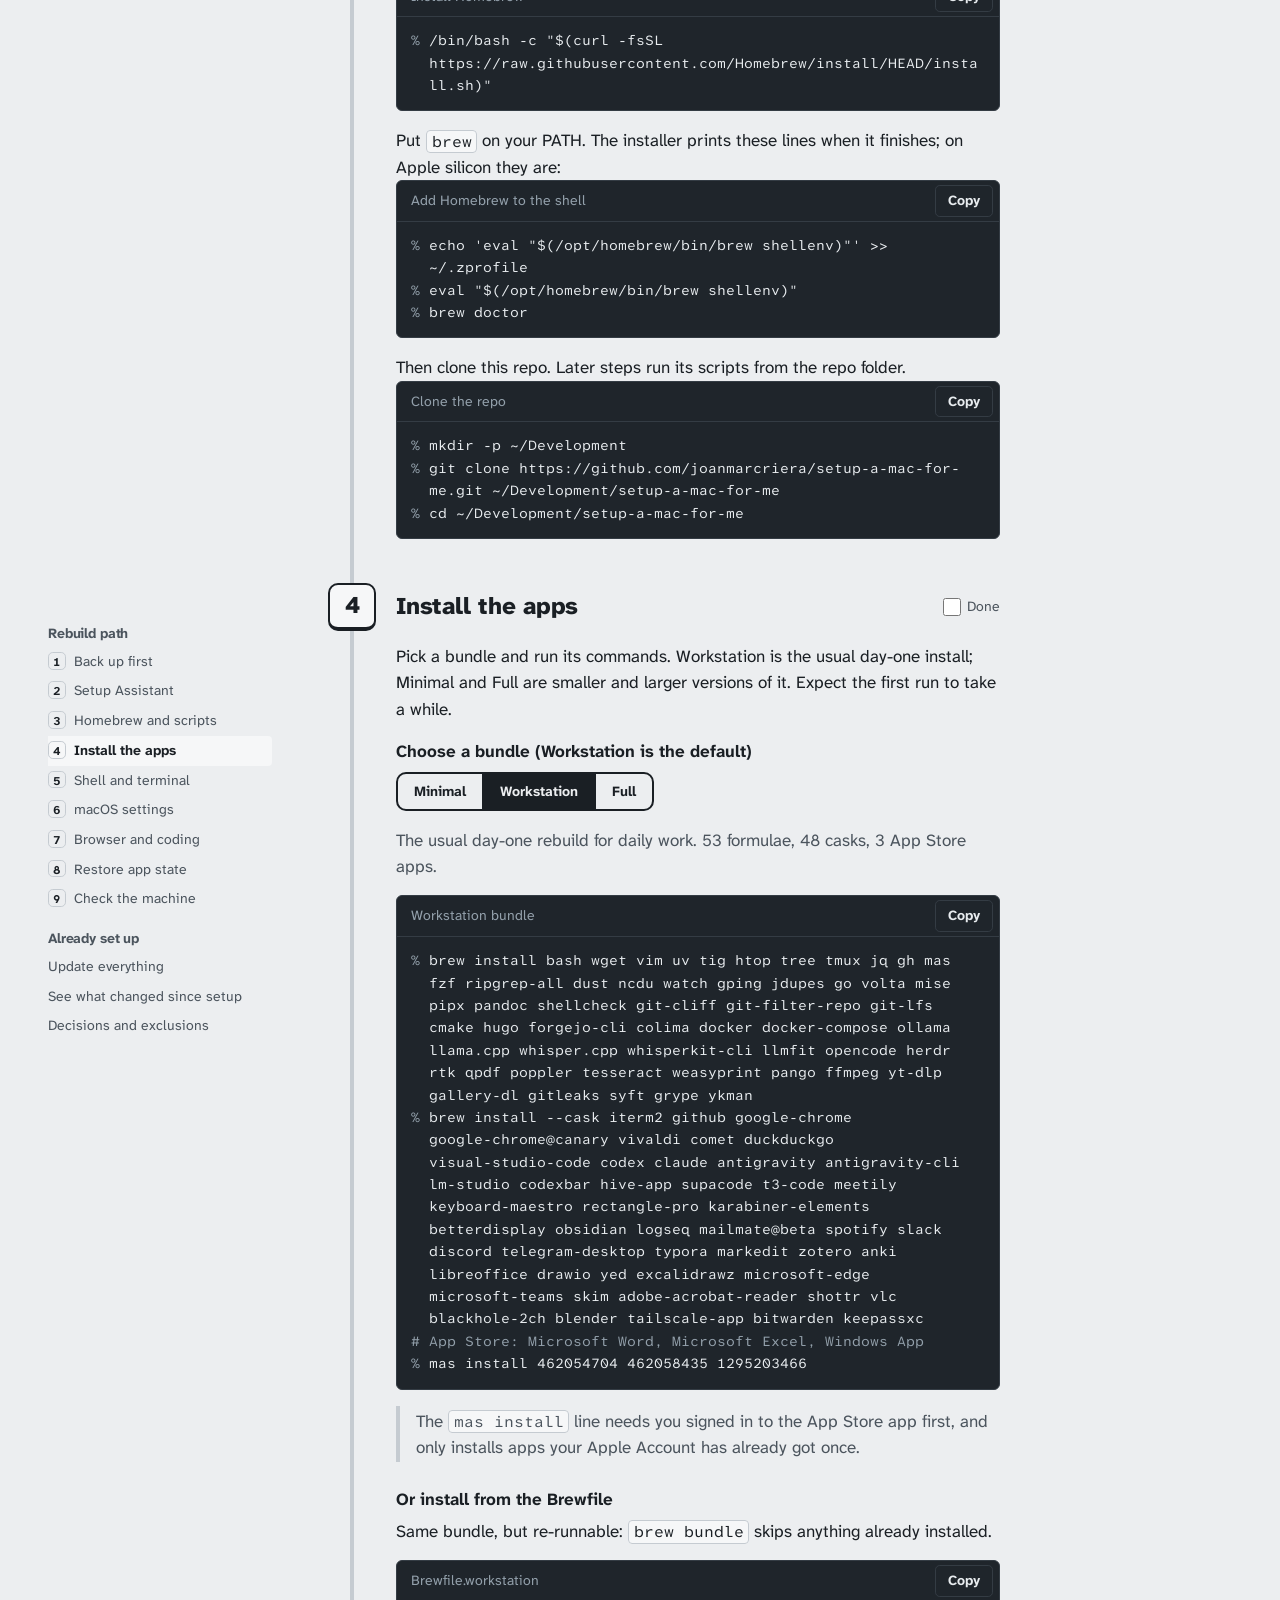
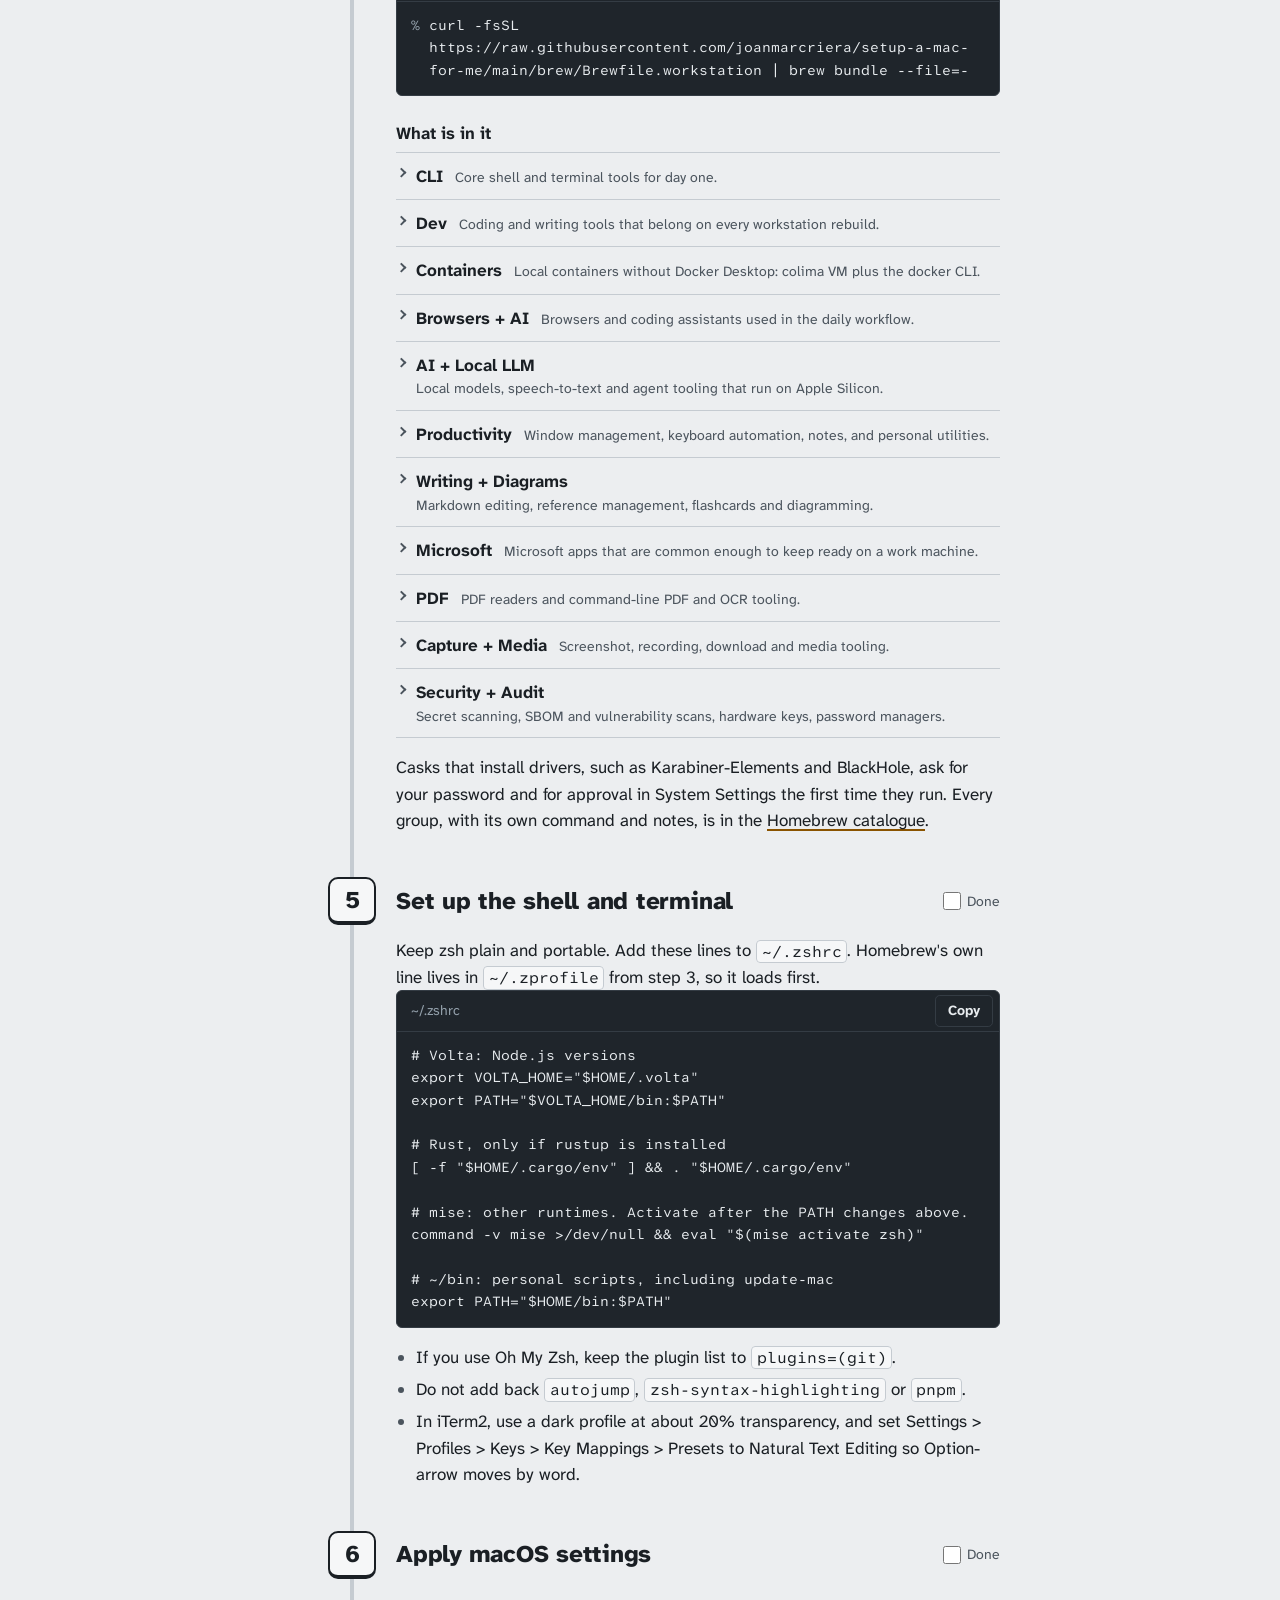
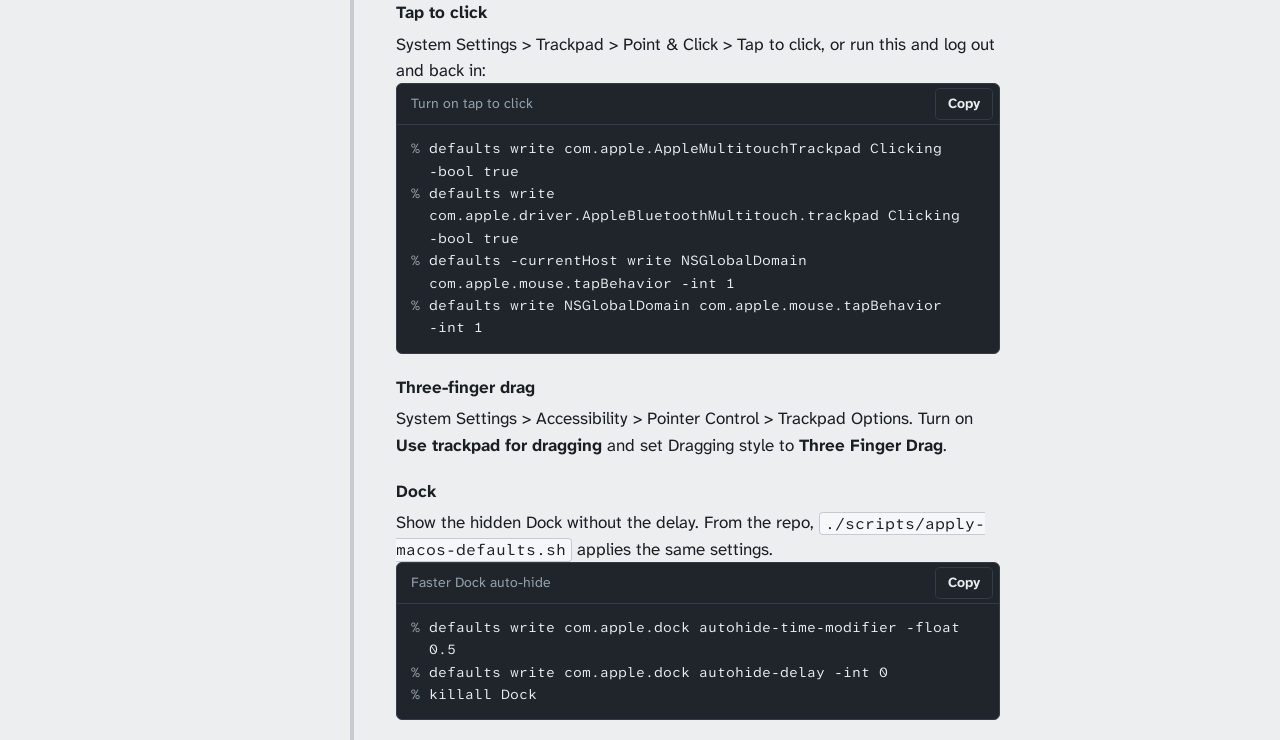
<file: docs/browser.html>
<!doctype html>
<html lang="en-GB">
  <head>
    <meta charset="utf-8">
    <meta name="viewport" content="width=device-width, initial-scale=1">
    <meta name="robots" content="noindex">
    <meta http-equiv="refresh" content="0; url=index.html#browser-and-profiles">
    <title>Browser | mac.riera.co.uk</title>
    <link rel="canonical" href="https://mac.riera.co.uk/index.html#browser-and-profiles">
  </head>
  <body>
    <p>Moved to <a href="index.html#browser-and-profiles">Step 7: Set up the browser and coding tools</a> in the rebuild guide.</p>
  </body>
</html>
</file>
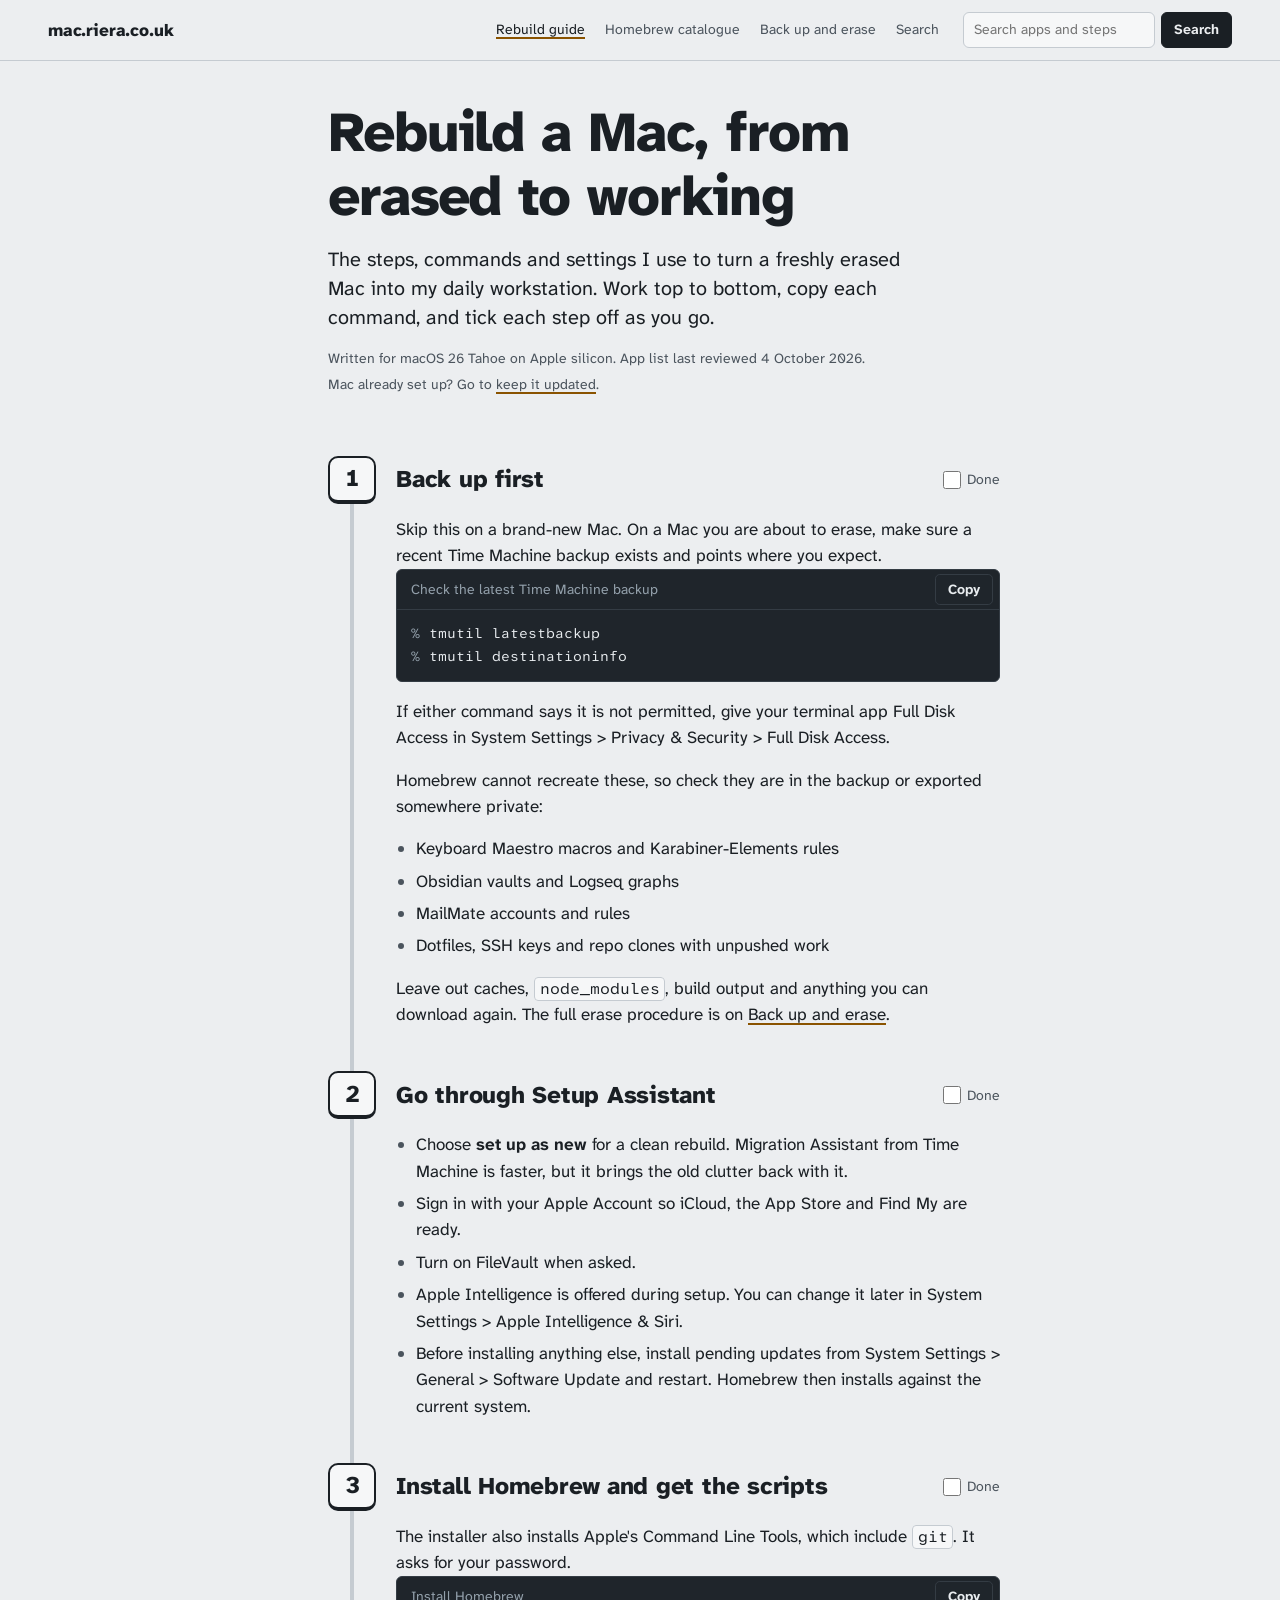
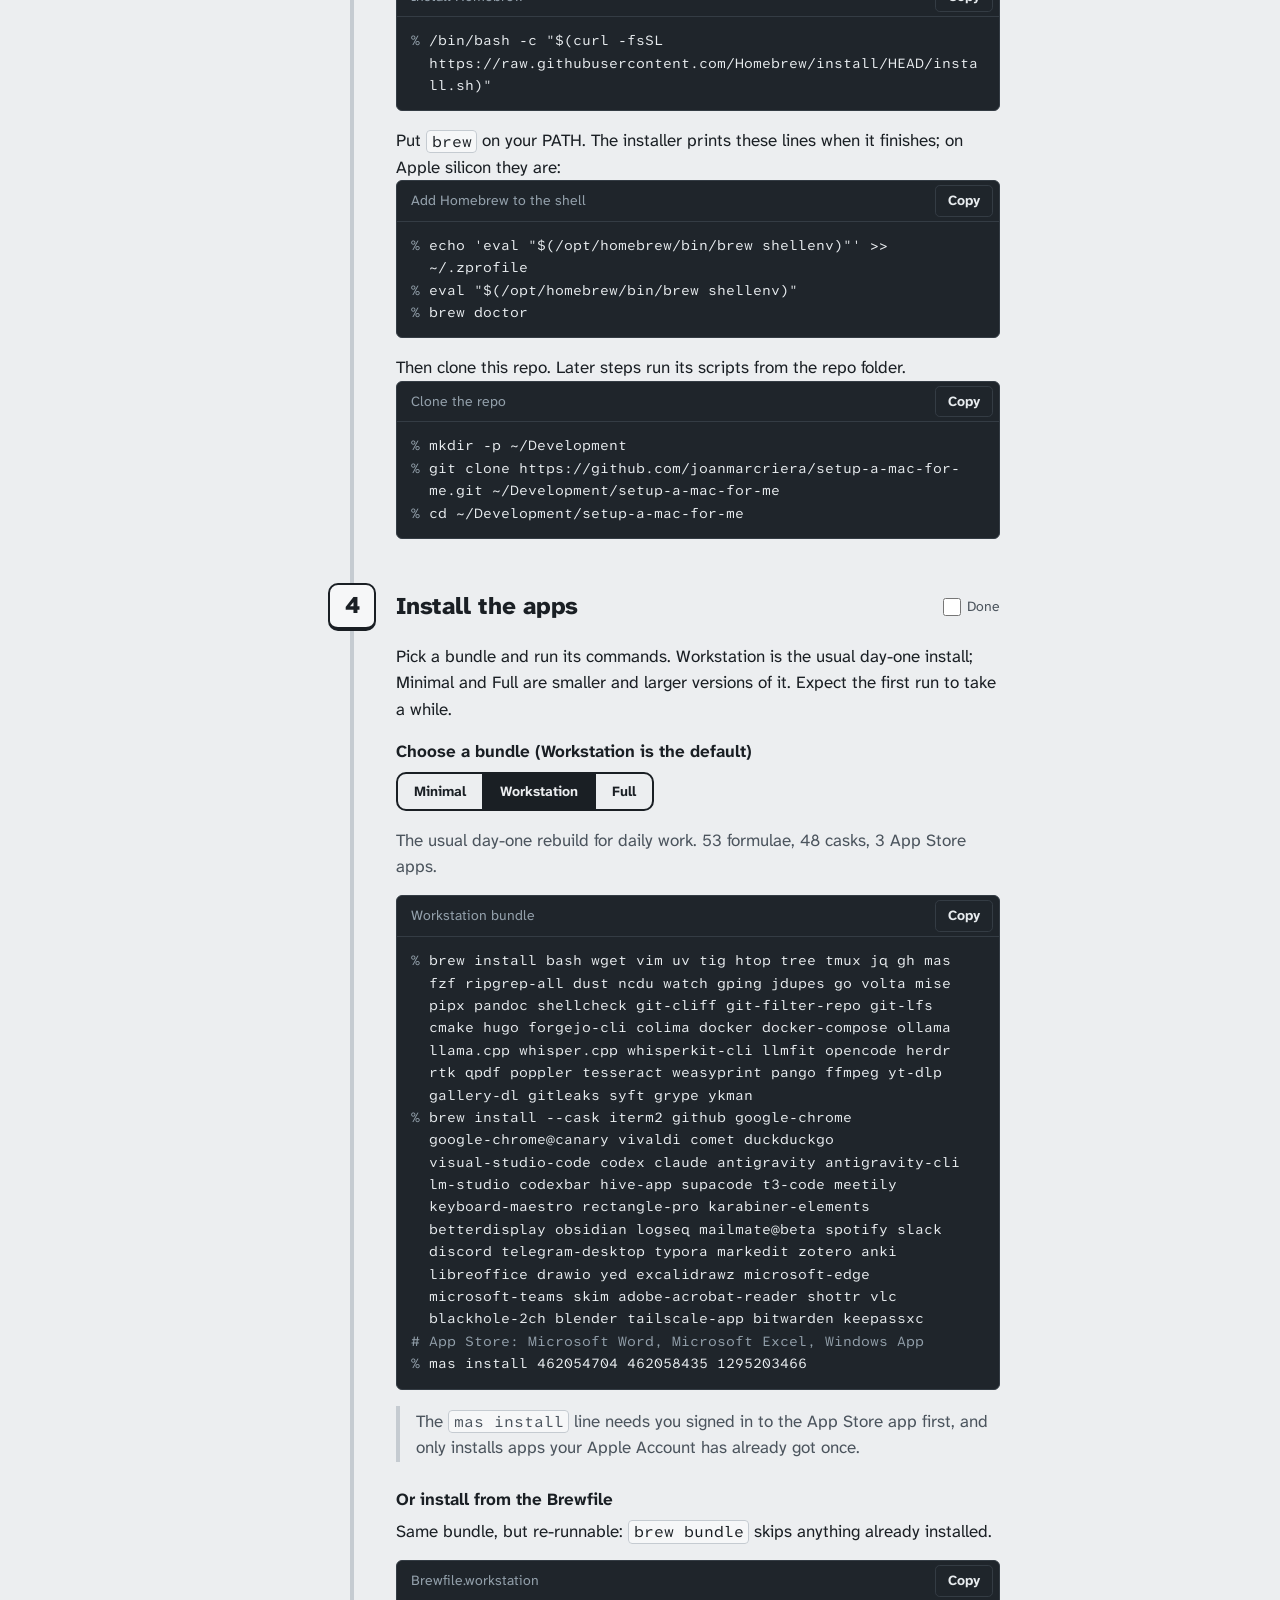
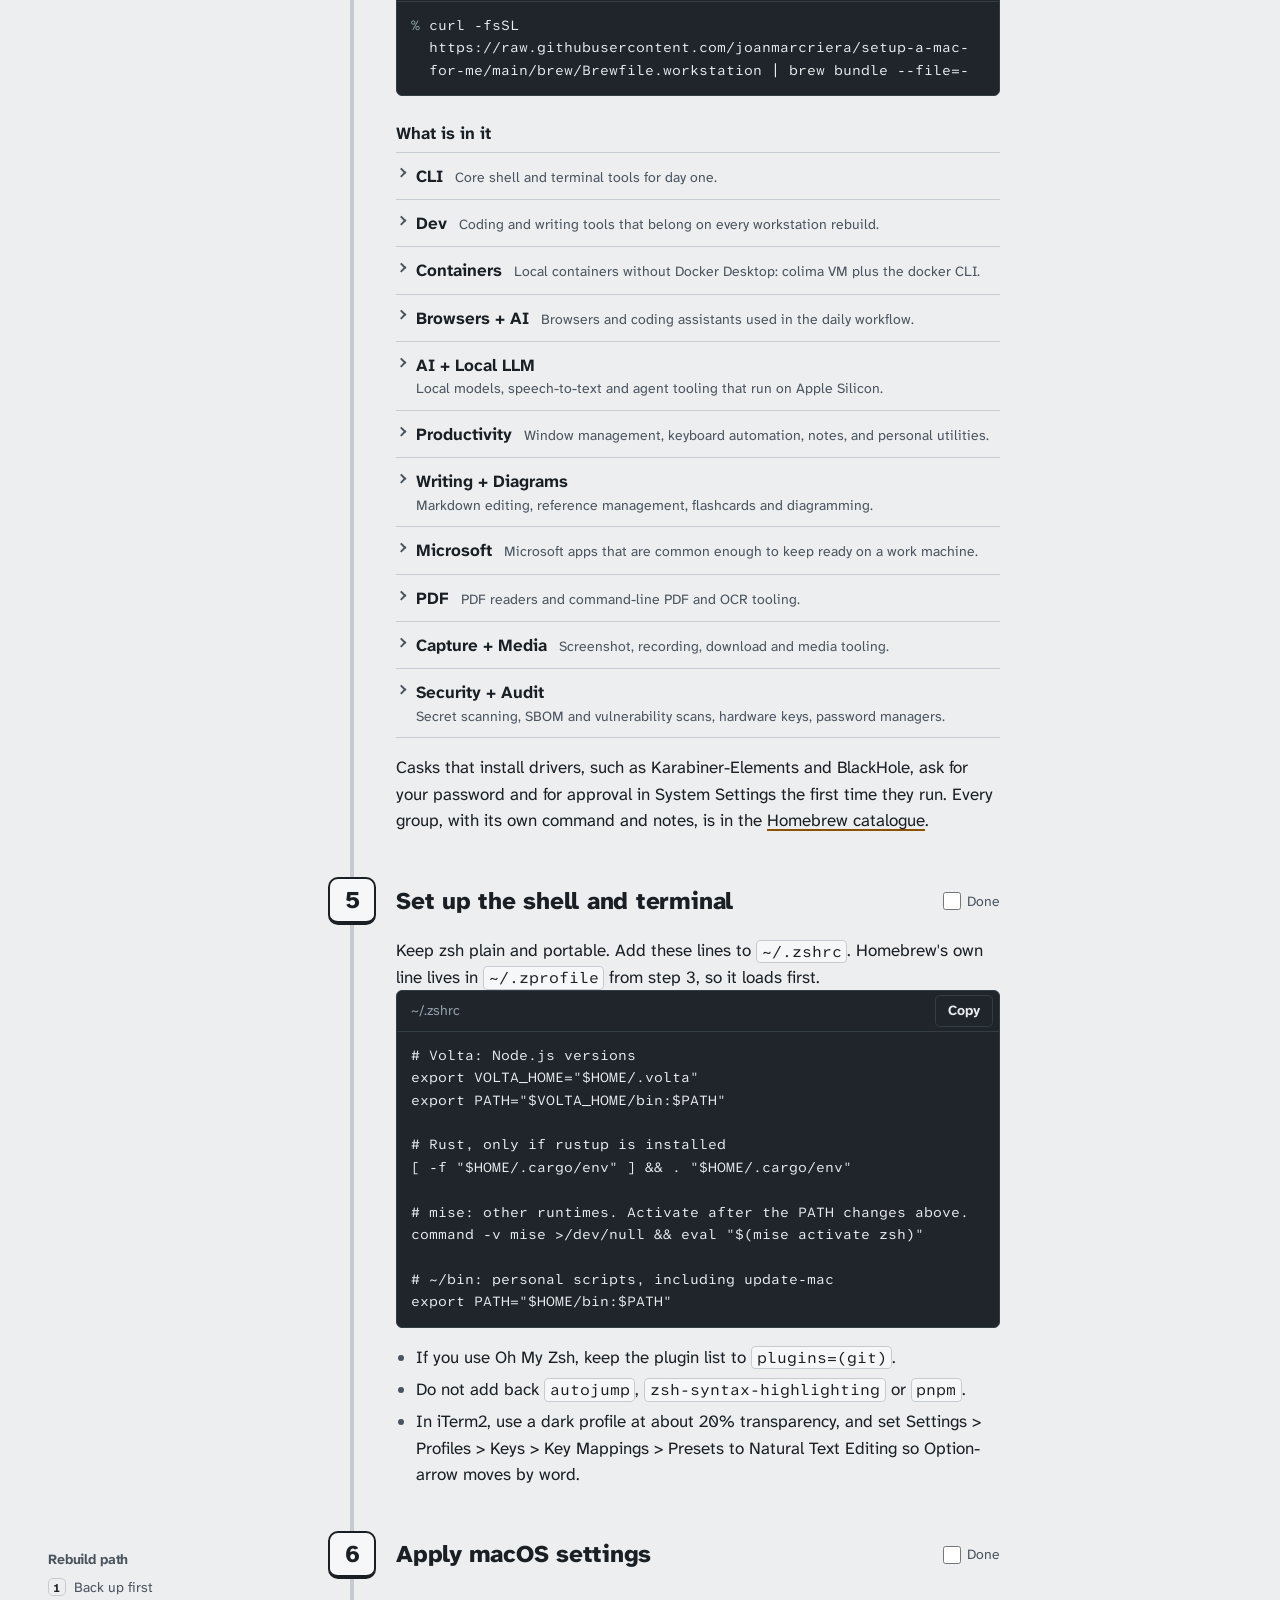
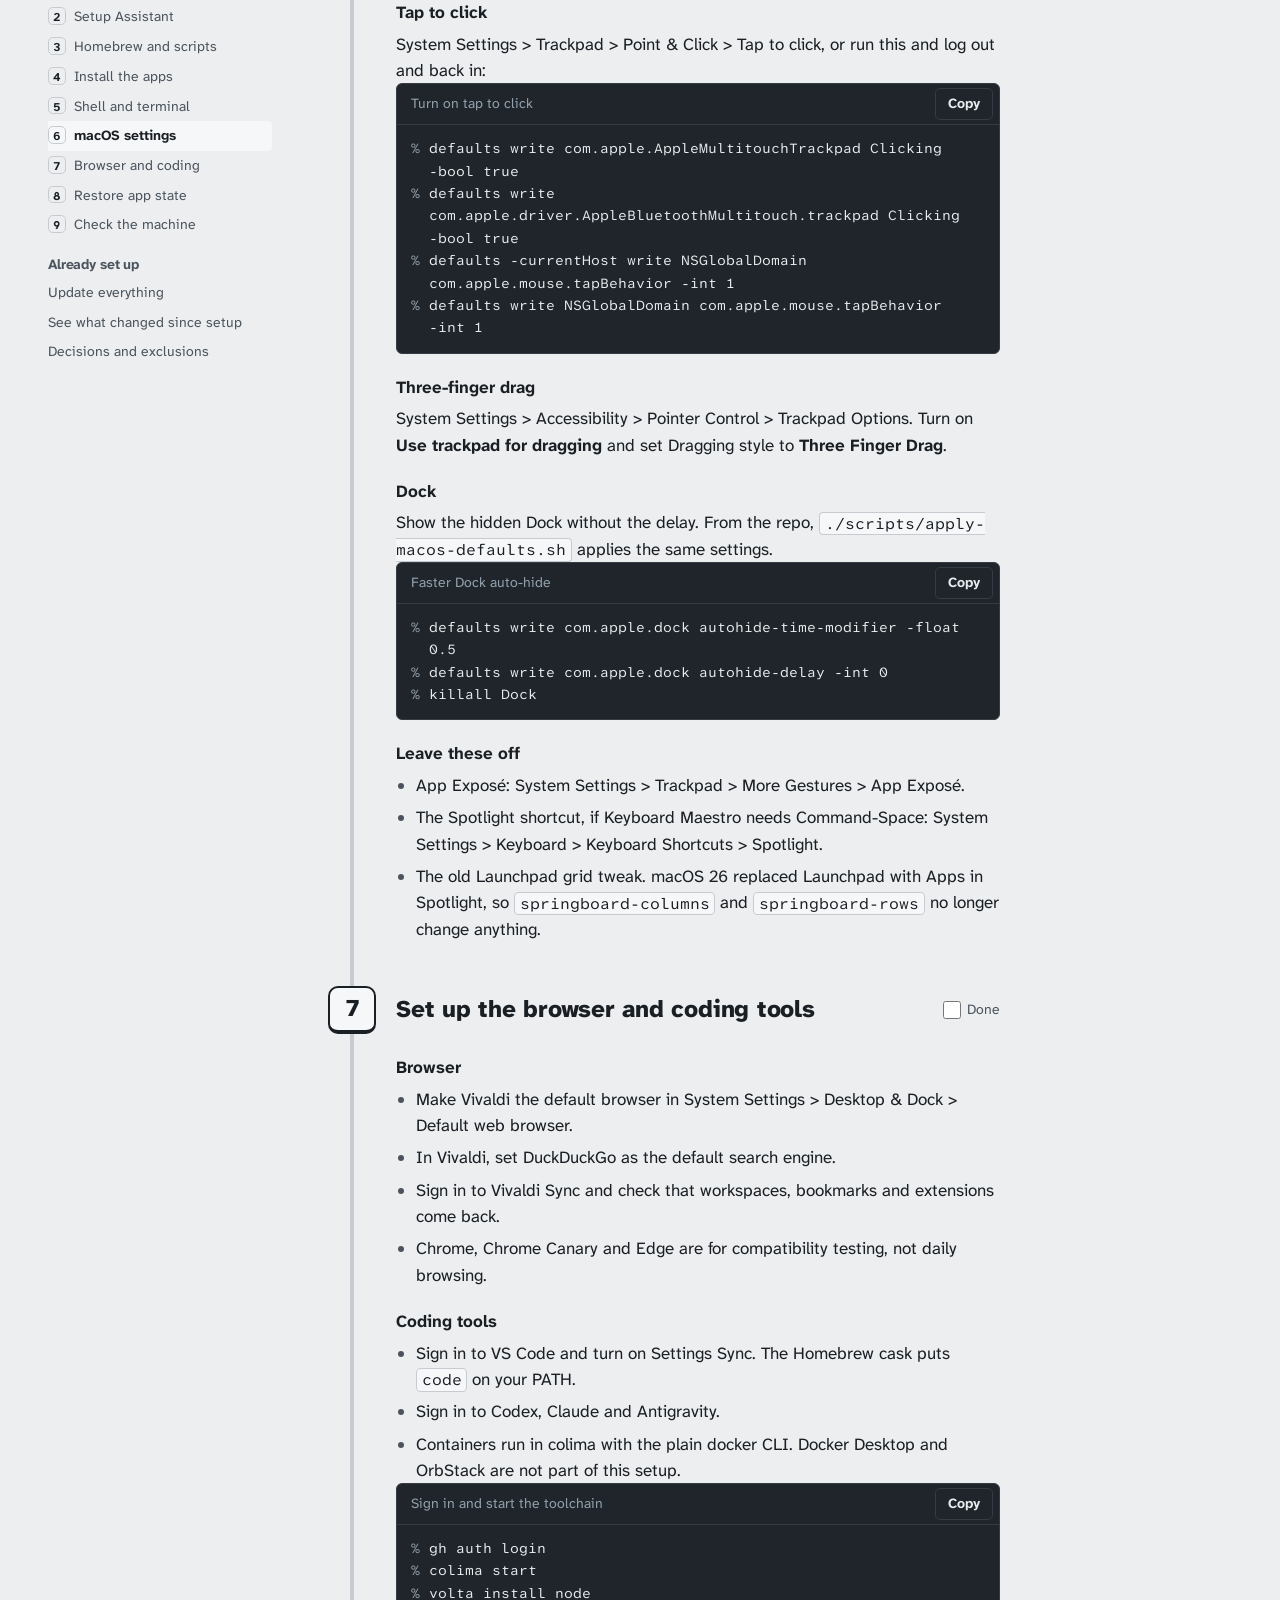
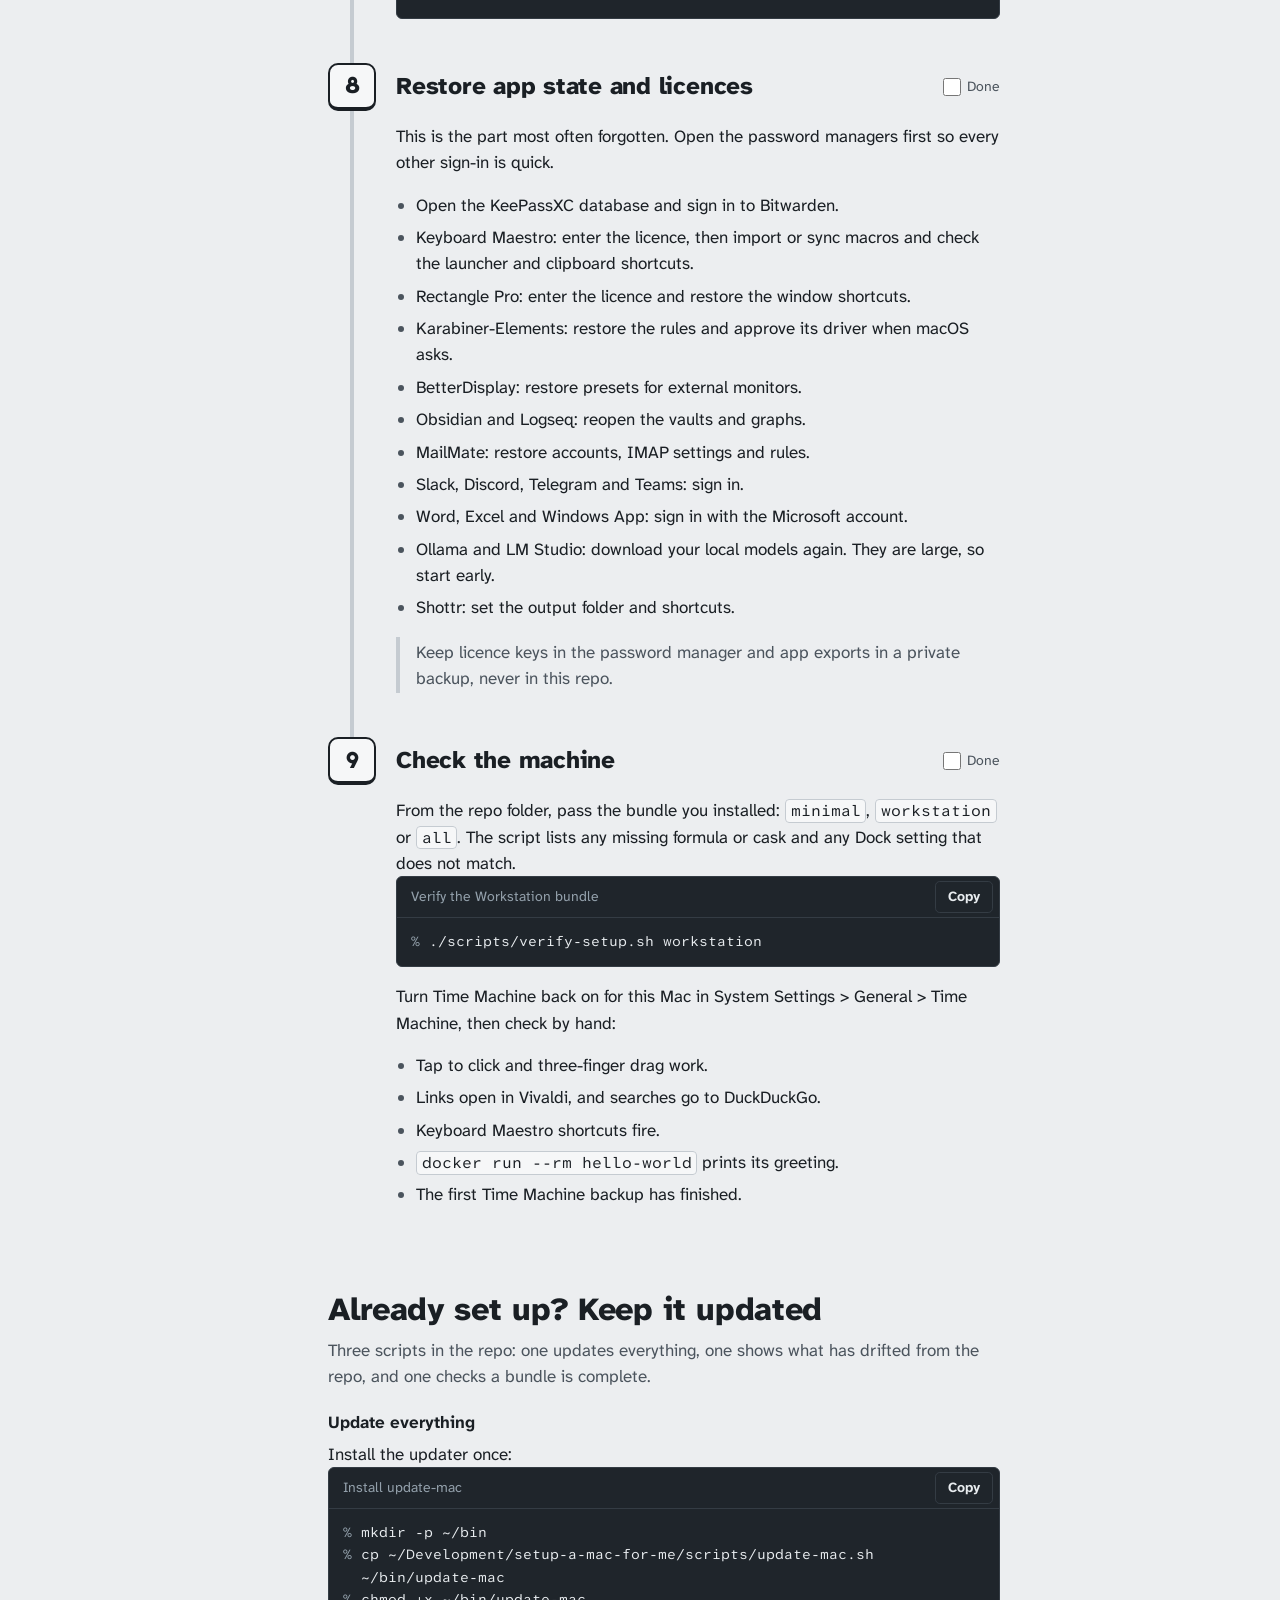
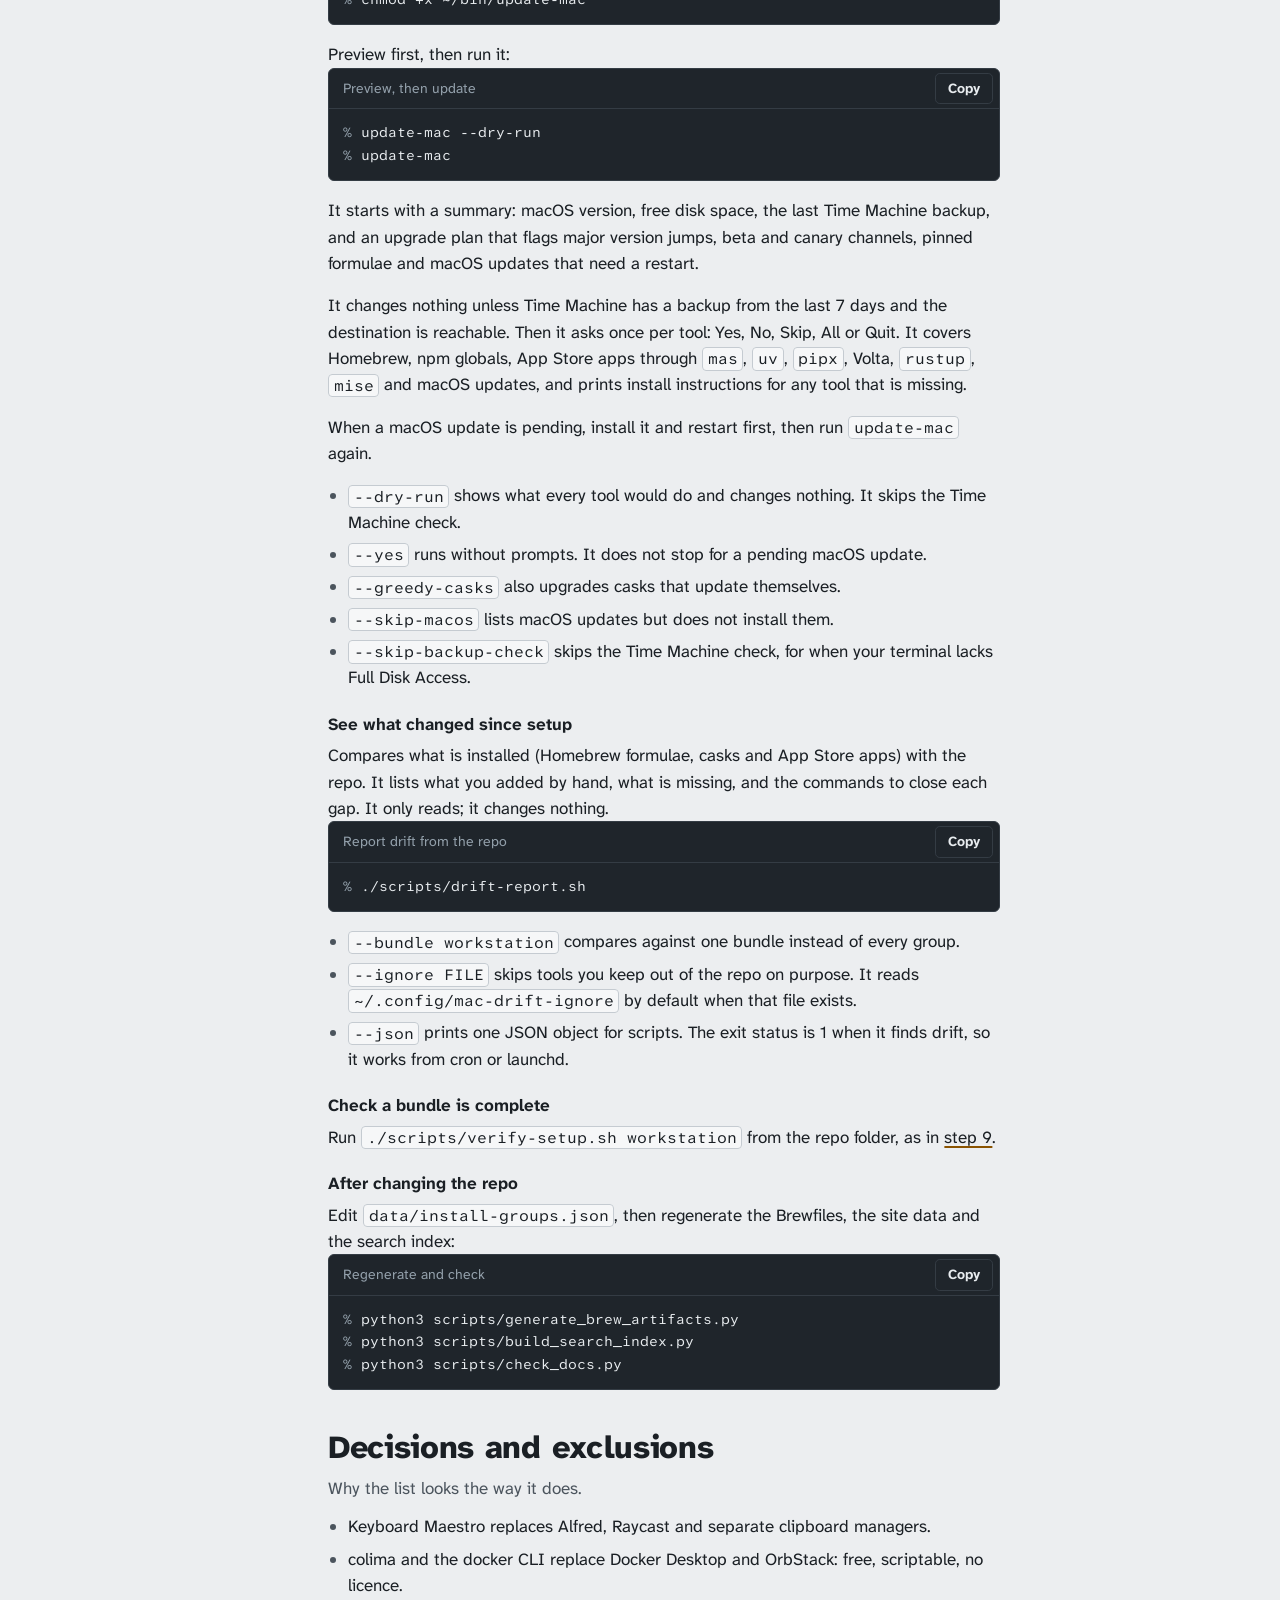
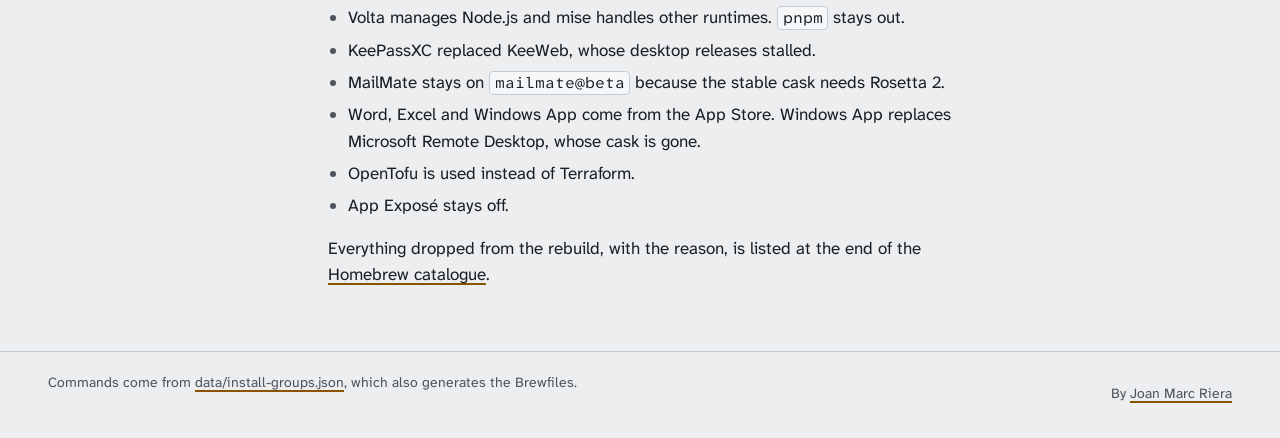
<file: docs/coding.html>
<!doctype html>
<html lang="en-GB">
  <head>
    <meta charset="utf-8">
    <meta name="viewport" content="width=device-width, initial-scale=1">
    <meta name="robots" content="noindex">
    <meta http-equiv="refresh" content="0; url=index.html#coding">
    <title>Coding | mac.riera.co.uk</title>
    <link rel="canonical" href="https://mac.riera.co.uk/index.html#coding">
  </head>
  <body>
    <p>Moved to <a href="index.html#coding">Step 7: Coding tools</a> in the rebuild guide.</p>
  </body>
</html>
</file>
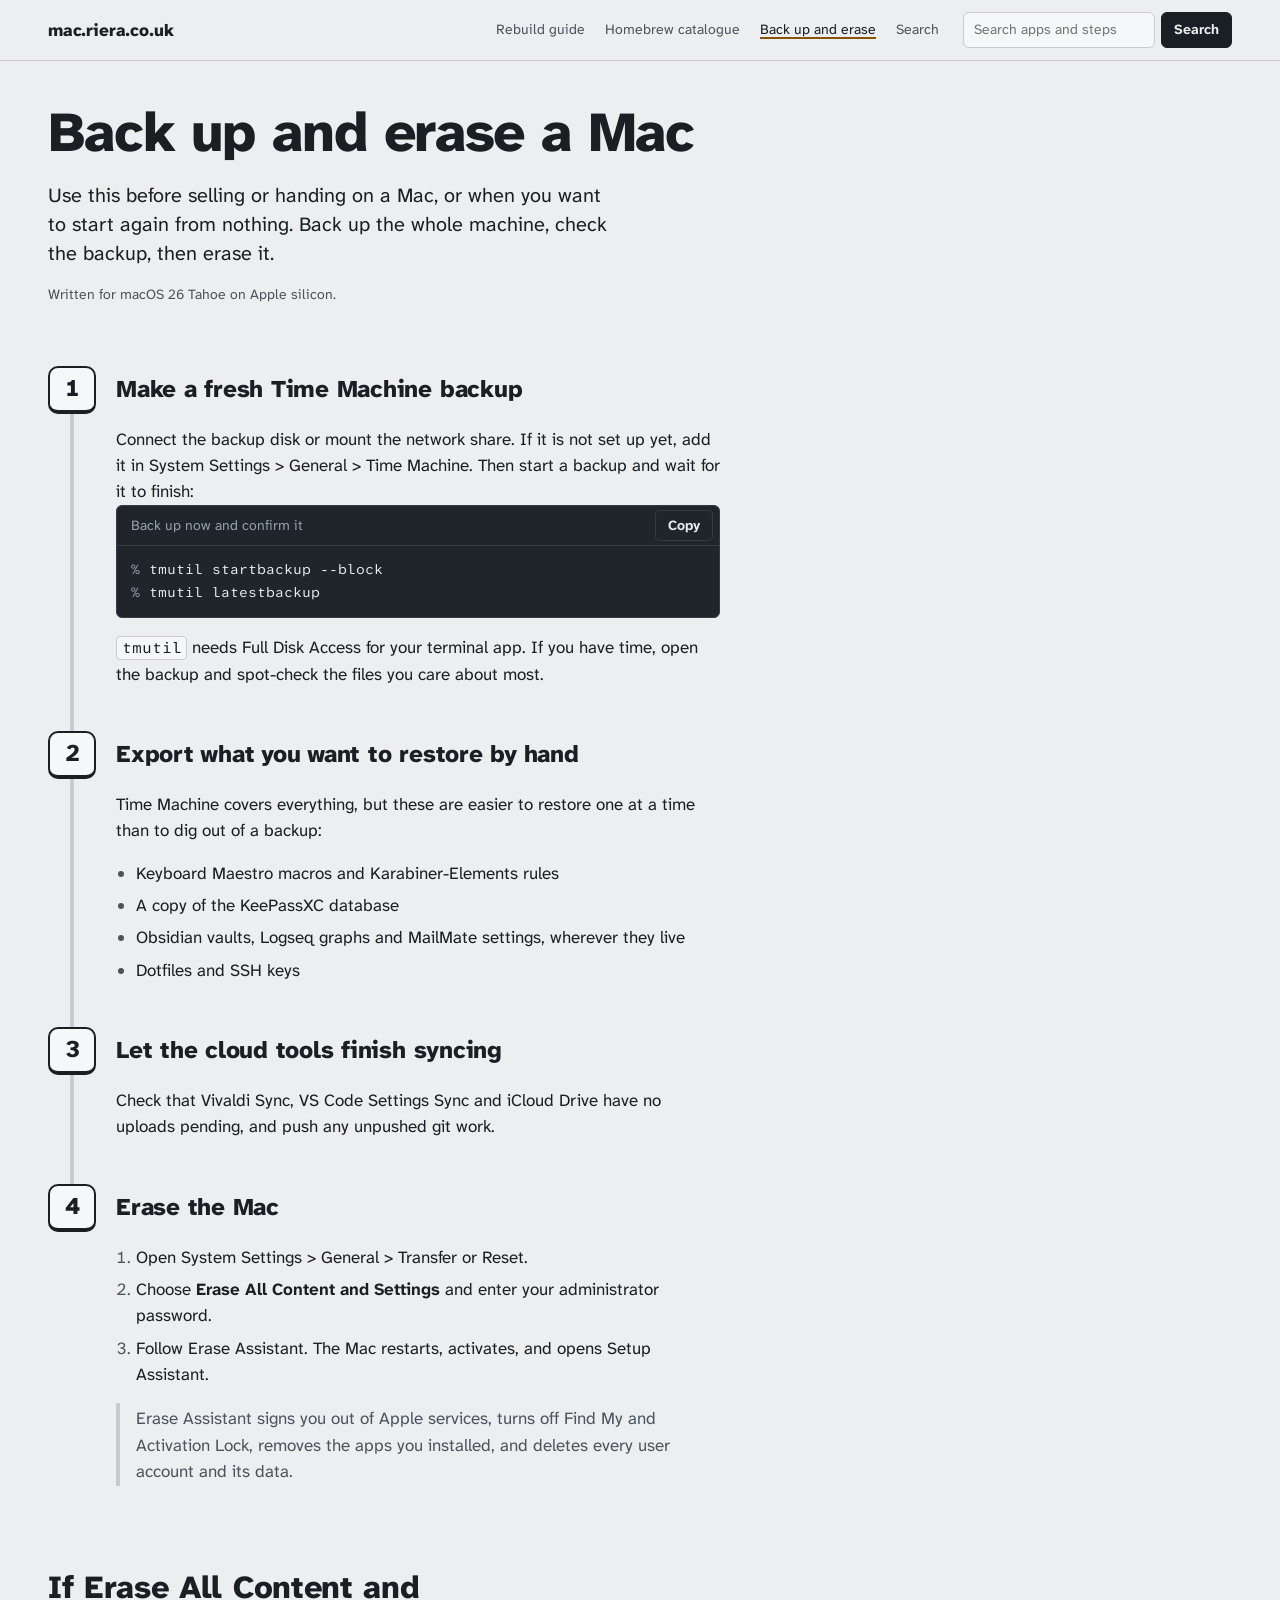
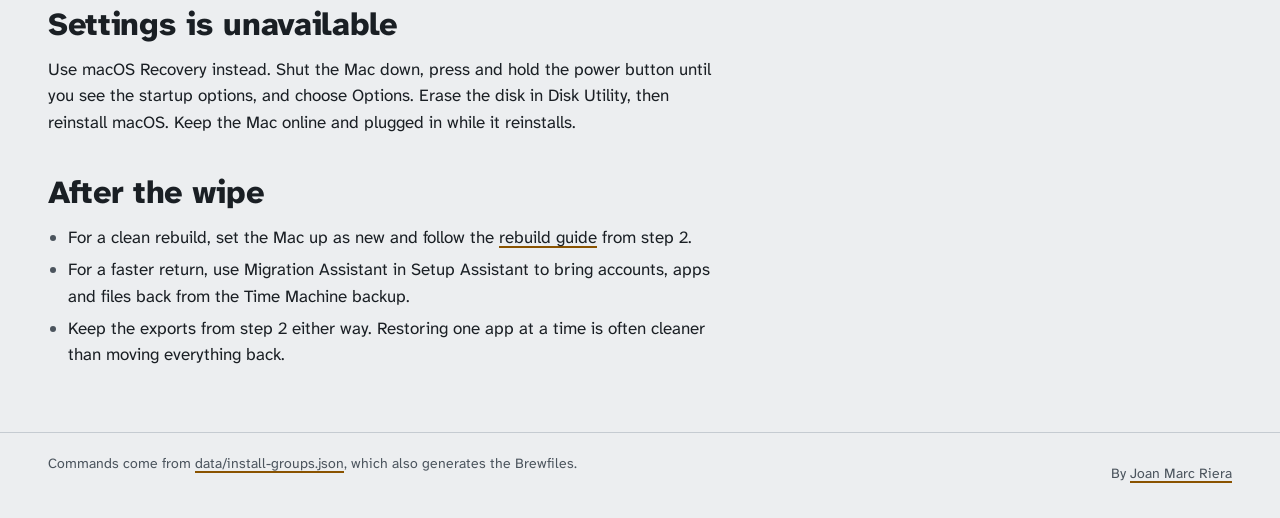
<file: docs/factory-reset.html>
<!doctype html>
<html lang="en-GB">
  <head>
    <meta charset="utf-8">
    <meta name="viewport" content="width=device-width, initial-scale=1">
    <title>Back up and erase | mac.riera.co.uk</title>
    <meta name="description" content="How to back up an Apple silicon Mac with Time Machine, check the backup, and erase it with Erase All Content and Settings on macOS 26.">
    <meta name="color-scheme" content="light dark">
    <link rel="icon" href="assets/favicon.svg" type="image/svg+xml">
    <link rel="preconnect" href="https://fonts.googleapis.com">
    <link rel="preconnect" href="https://fonts.gstatic.com" crossorigin>
    <link rel="stylesheet" href="https://fonts.googleapis.com/css2?family=Atkinson+Hyperlegible+Mono:wght@400;600&amp;family=Atkinson+Hyperlegible+Next:ital,wght@0,400;0,700;0,800;1,400&amp;display=swap">
    <link rel="stylesheet" href="assets/style.css">
    <script>document.documentElement.classList.add("js");</script>
    <script defer src="assets/app.js"></script>
  </head>
  <body>
    <a class="skip-link" href="#main">Skip to content</a>
    <header class="site-header">
      <div class="site-header-inner">
        <a class="wordmark" href="index.html">mac.riera.co.uk</a>
        <nav class="site-nav" aria-label="Site">
          <a href="index.html">Rebuild guide</a>
          <a href="homebrew.html">Homebrew catalogue</a>
          <a href="factory-reset.html" aria-current="page">Back up and erase</a>
          <a href="search.html">Search</a>
        </nav>
        <form class="site-search" action="search.html" method="get" role="search">
          <label class="visually-hidden" for="site-q">Search the guide</label>
          <input id="site-q" type="search" name="q" placeholder="Search apps and steps">
          <button type="submit">Search</button>
        </form>
      </div>
    </header>

    <main id="main" class="page page-narrow">
      <section class="intro">
        <h1>Back up and erase a Mac</h1>
        <p class="lead">Use this before selling or handing on a Mac, or when you want to start again from nothing. Back up the whole machine, check the backup, then erase it.</p>
        <p class="meta">Written for macOS 26 Tahoe on Apple silicon.</p>
      </section>

      <ol class="path" aria-label="Erase steps">
        <li class="step">
          <div class="step-head">
            <span class="step-num" aria-hidden="true">1</span>
            <h2>Make a fresh Time Machine backup</h2>
          </div>
          <div class="step-body">
            <p>Connect the backup disk or mount the network share. If it is not set up yet, add it in System Settings &gt; General &gt; Time Machine. Then start a backup and wait for it to finish:</p>
            <figure class="cmd">
              <div class="cmd-bar"><figcaption>Back up now and confirm it</figcaption><button type="button" class="copy">Copy</button></div>
              <pre><code><span class="ln">tmutil startbackup --block</span><span class="ln">tmutil latestbackup</span></code></pre>
            </figure>
            <p><code>tmutil</code> needs Full Disk Access for your terminal app. If you have time, open the backup and spot-check the files you care about most.</p>
          </div>
        </li>

        <li class="step">
          <div class="step-head">
            <span class="step-num" aria-hidden="true">2</span>
            <h2>Export what you want to restore by hand</h2>
          </div>
          <div class="step-body">
            <p>Time Machine covers everything, but these are easier to restore one at a time than to dig out of a backup:</p>
            <ul class="list">
              <li>Keyboard Maestro macros and Karabiner-Elements rules</li>
              <li>A copy of the KeePassXC database</li>
              <li>Obsidian vaults, Logseq graphs and MailMate settings, wherever they live</li>
              <li>Dotfiles and SSH keys</li>
            </ul>
          </div>
        </li>

        <li class="step">
          <div class="step-head">
            <span class="step-num" aria-hidden="true">3</span>
            <h2>Let the cloud tools finish syncing</h2>
          </div>
          <div class="step-body">
            <p>Check that Vivaldi Sync, VS Code Settings Sync and iCloud Drive have no uploads pending, and push any unpushed git work.</p>
          </div>
        </li>

        <li class="step">
          <div class="step-head">
            <span class="step-num" aria-hidden="true">4</span>
            <h2>Erase the Mac</h2>
          </div>
          <div class="step-body">
            <ol class="list">
              <li>Open System Settings &gt; General &gt; Transfer or Reset.</li>
              <li>Choose <strong>Erase All Content and Settings</strong> and enter your administrator password.</li>
              <li>Follow Erase Assistant. The Mac restarts, activates, and opens Setup Assistant.</li>
            </ol>
            <p class="aside">Erase Assistant signs you out of Apple services, turns off Find My and Activation Lock, removes the apps you installed, and deletes every user account and its data.</p>
          </div>
        </li>
      </ol>

      <section class="part" id="recovery">
        <h2>If Erase All Content and Settings is unavailable</h2>
        <div class="step-body">
          <p>Use macOS Recovery instead. Shut the Mac down, press and hold the power button until you see the startup options, and choose Options. Erase the disk in Disk Utility, then reinstall macOS. Keep the Mac online and plugged in while it reinstalls.</p>
        </div>
      </section>

      <section class="part" id="after-the-wipe">
        <h2>After the wipe</h2>
        <div class="step-body">
          <ul class="list">
            <li>For a clean rebuild, set the Mac up as new and follow the <a href="index.html">rebuild guide</a> from step 2.</li>
            <li>For a faster return, use Migration Assistant in Setup Assistant to bring accounts, apps and files back from the Time Machine backup.</li>
            <li>Keep the exports from step 2 either way. Restoring one app at a time is often cleaner than moving everything back.</li>
          </ul>
        </div>
      </section>
    </main>

    <footer class="site-footer">
      <div class="site-footer-inner">
        <p>Commands come from <a href="https://github.com/joanmarcriera/setup-a-mac-for-me/blob/main/data/install-groups.json">data/install-groups.json</a>, which also generates the Brewfiles.</p>
        <p>By <a href="https://riera.co.uk/">Joan Marc Riera</a></p>
      </div>
    </footer>
  </body>
</html>
</file>
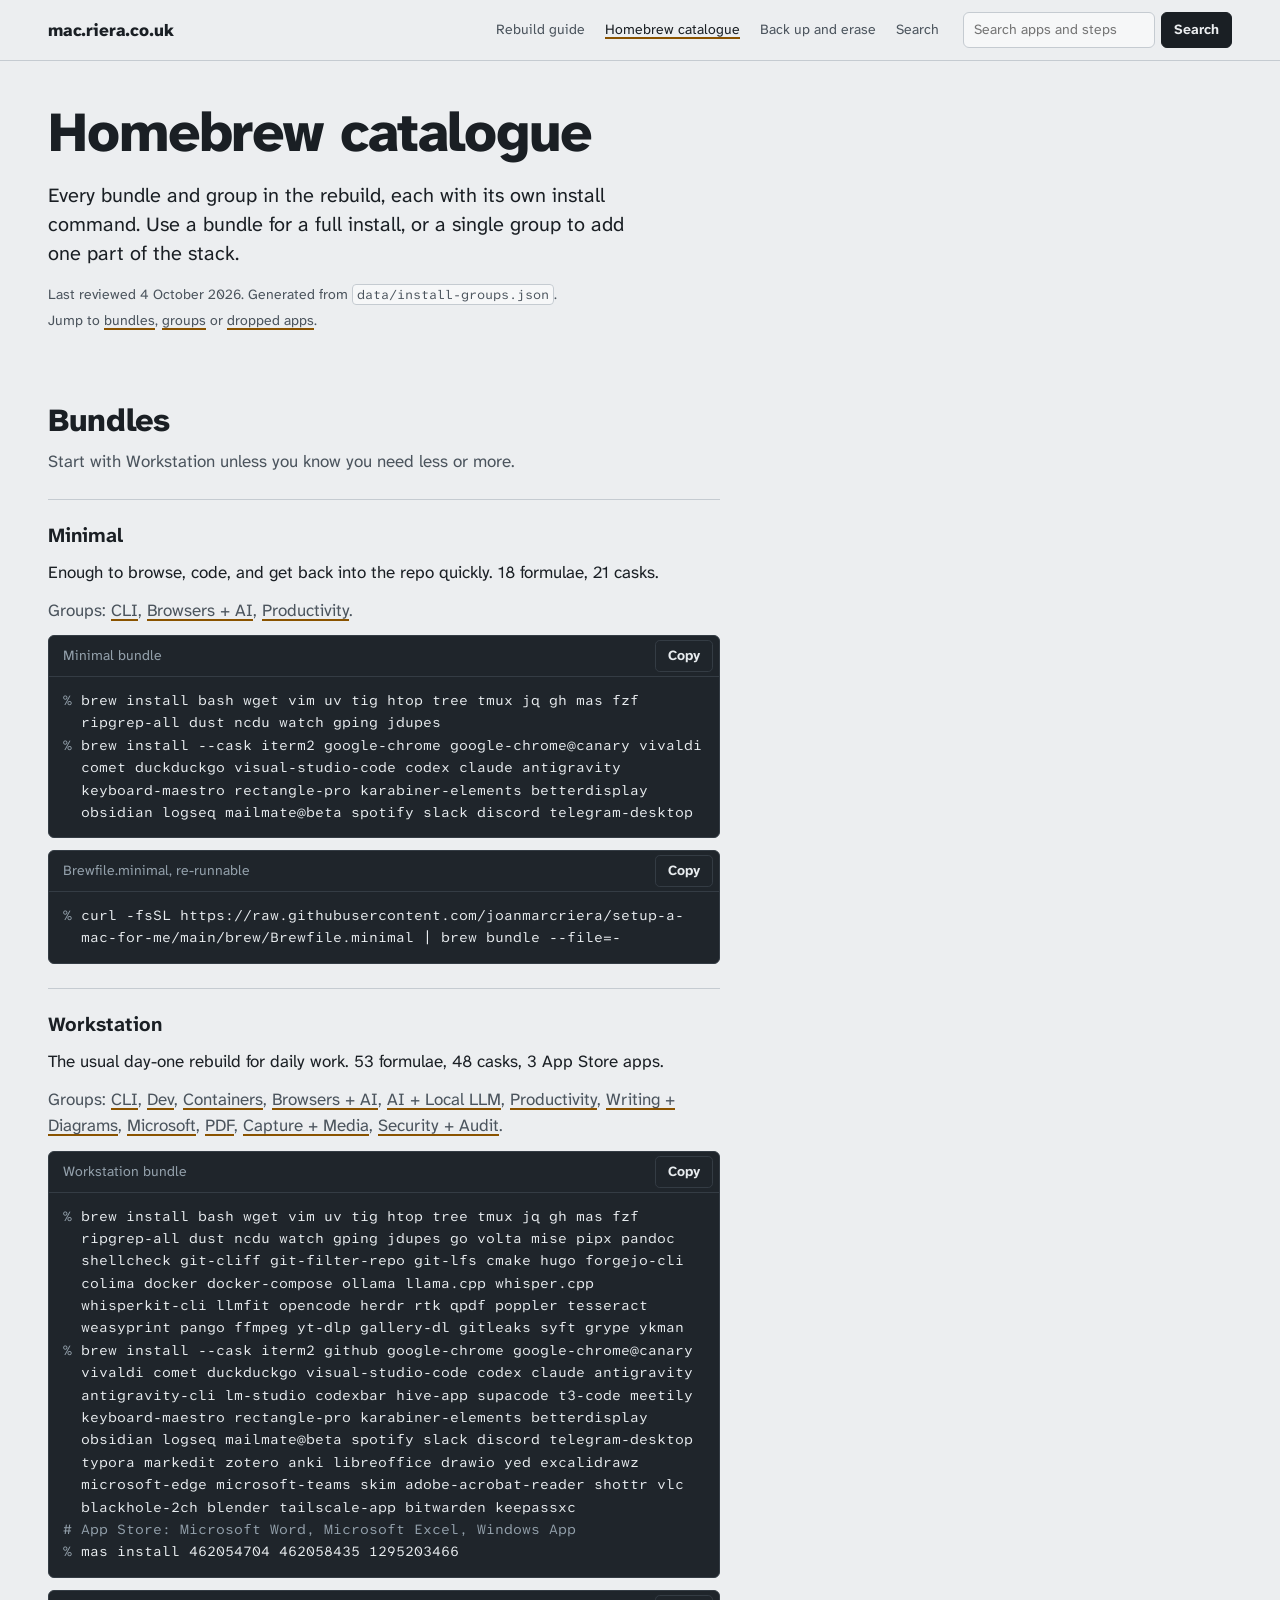
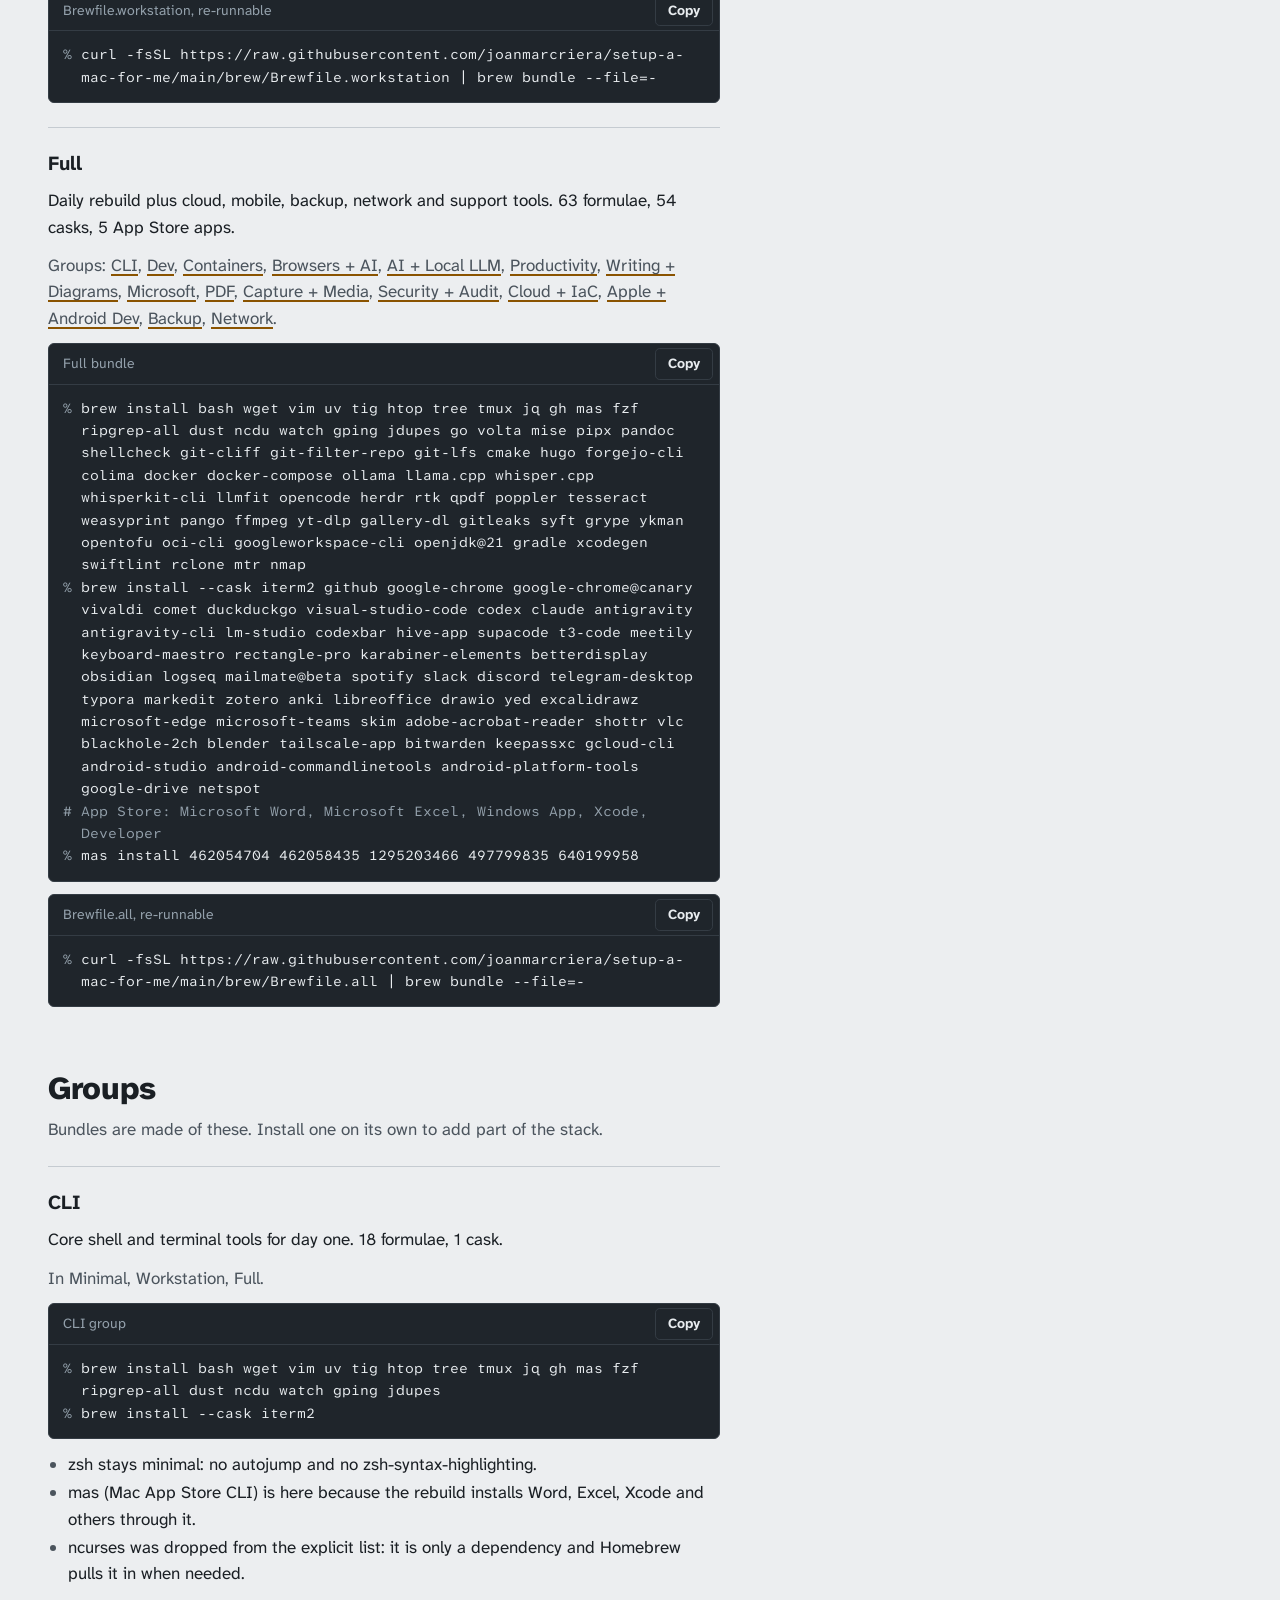
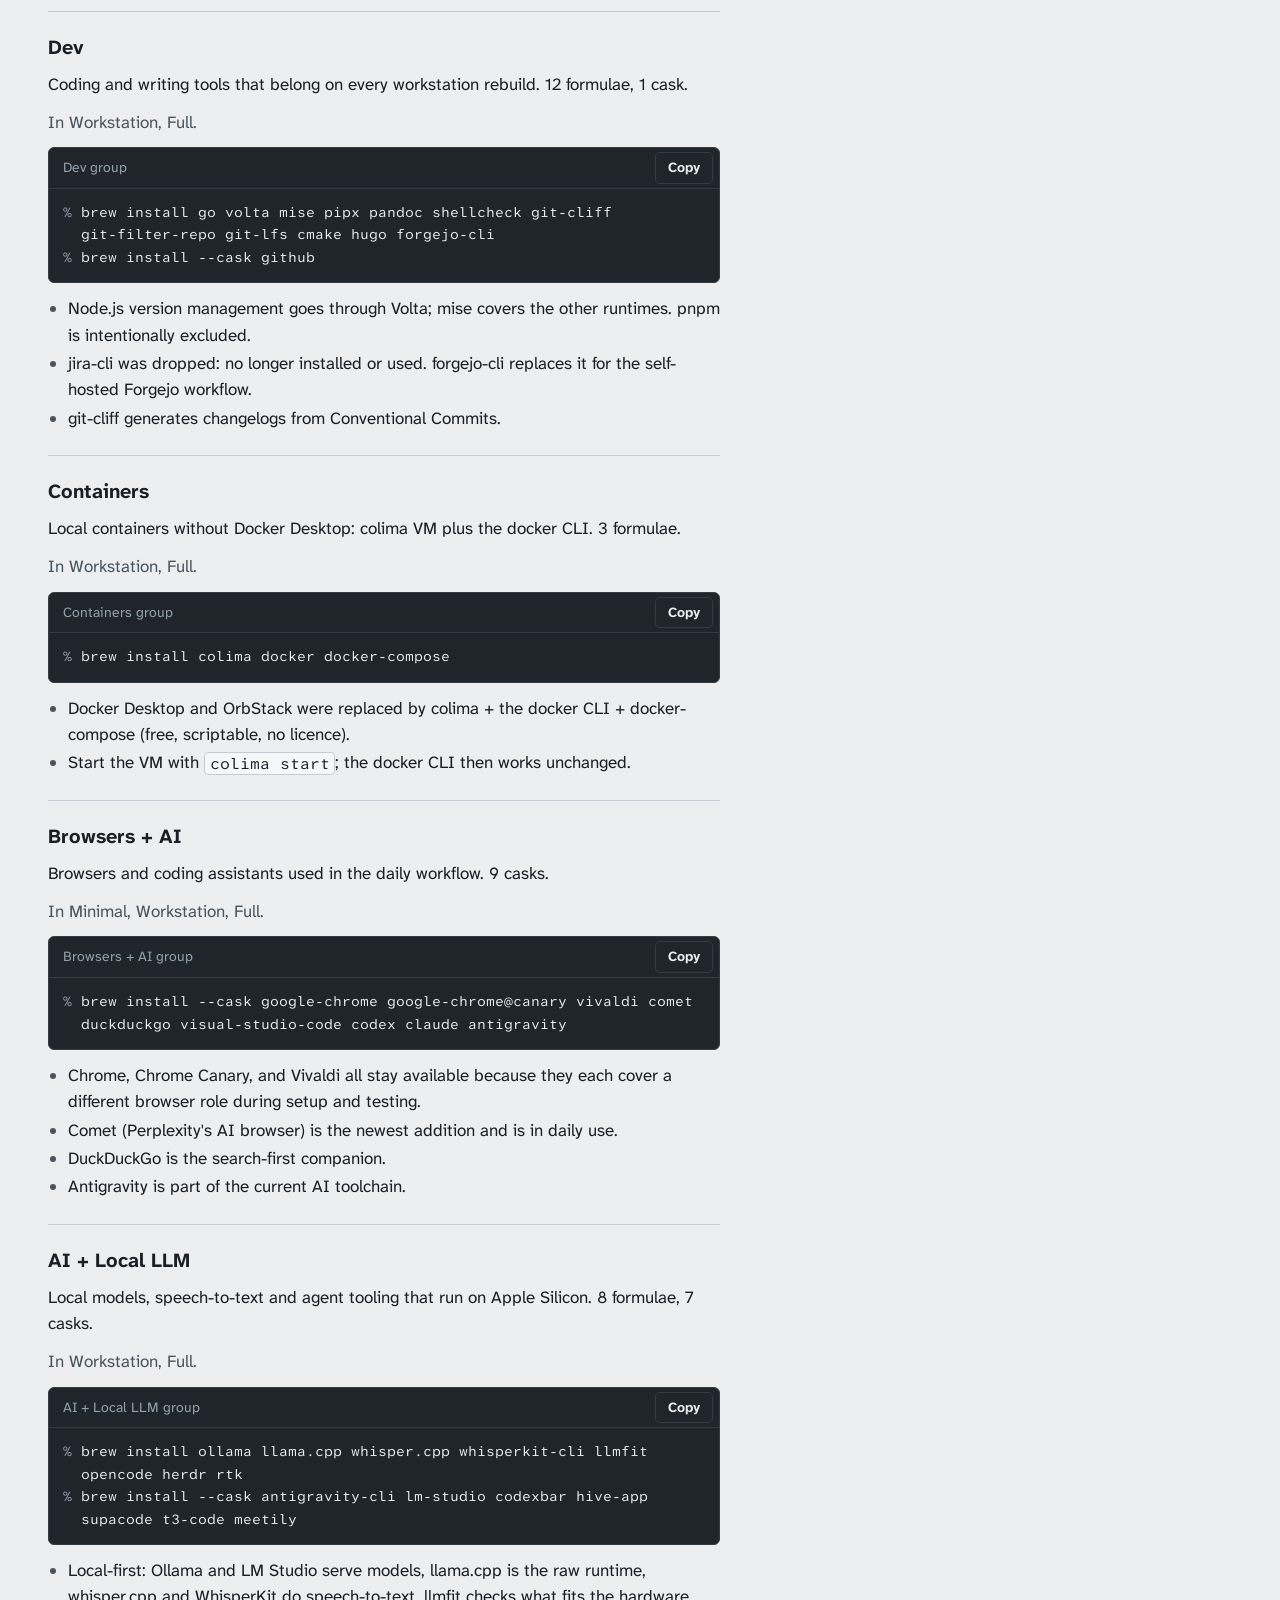
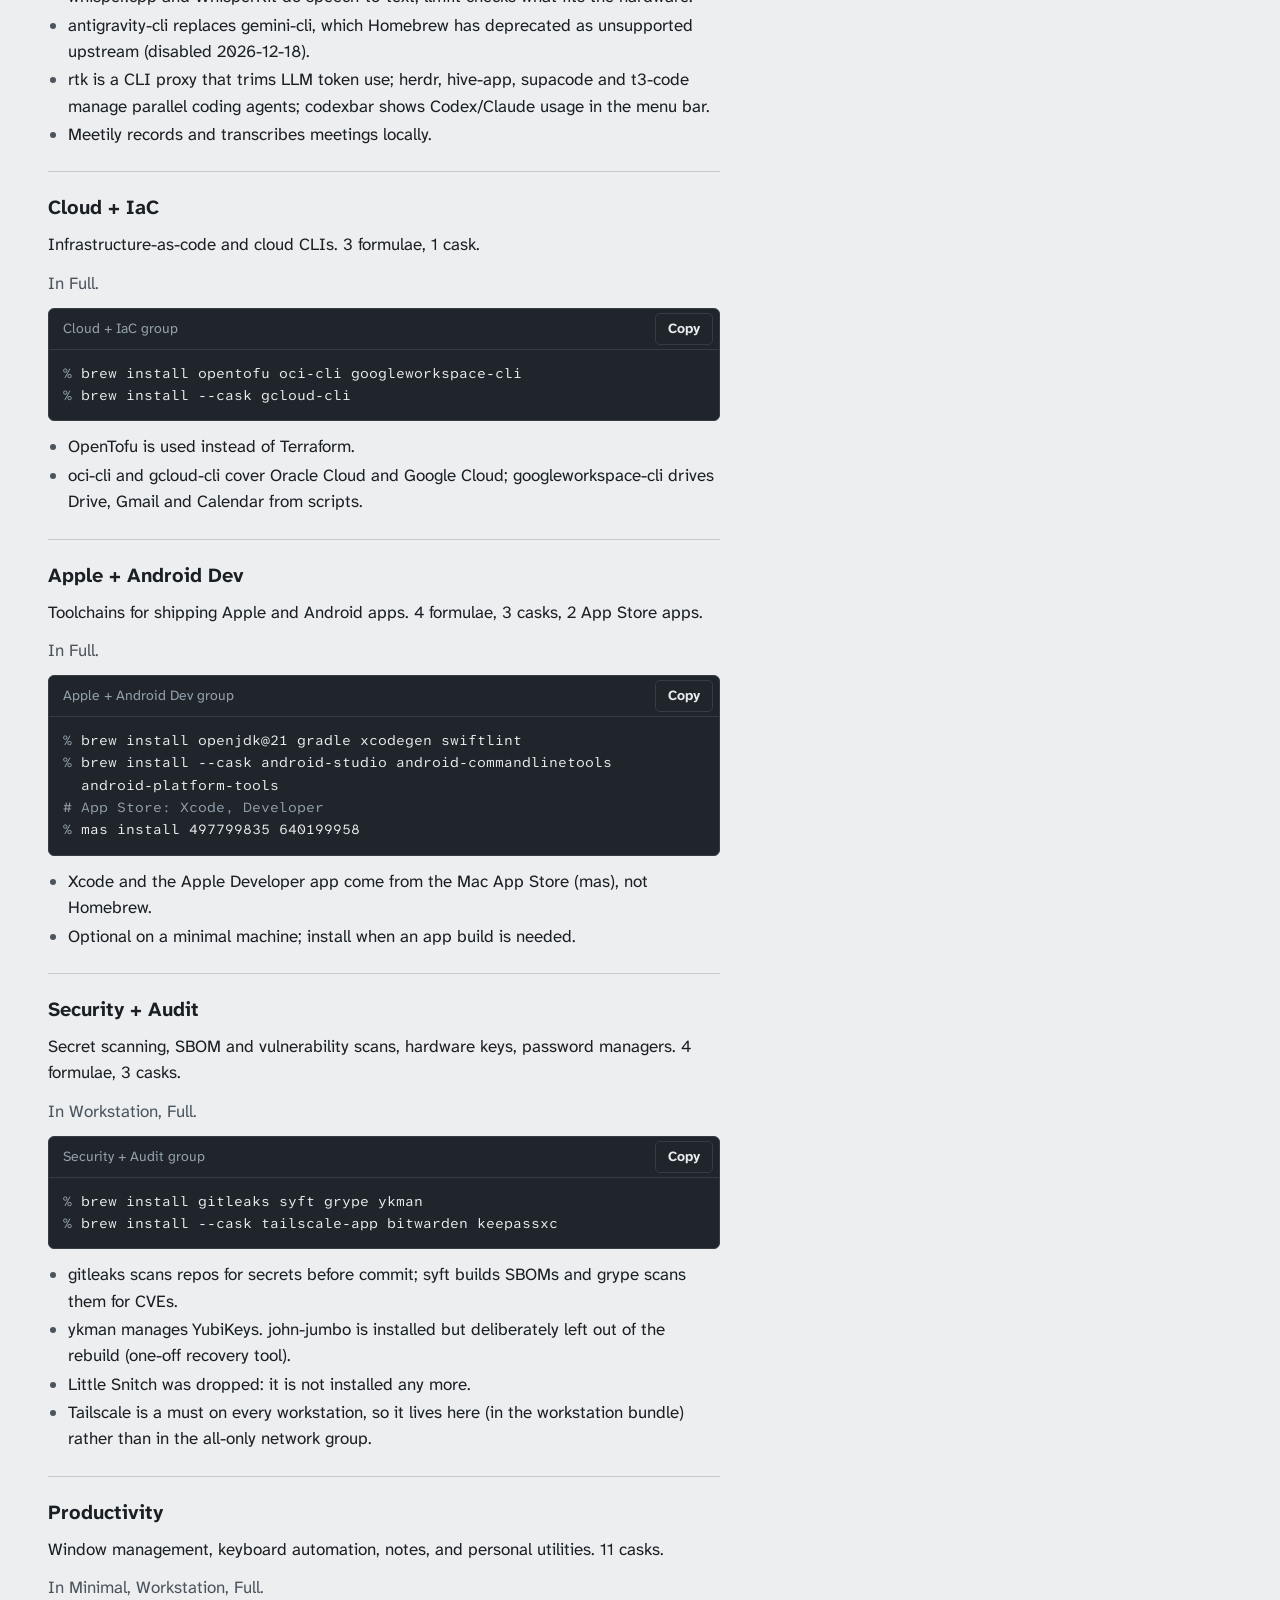
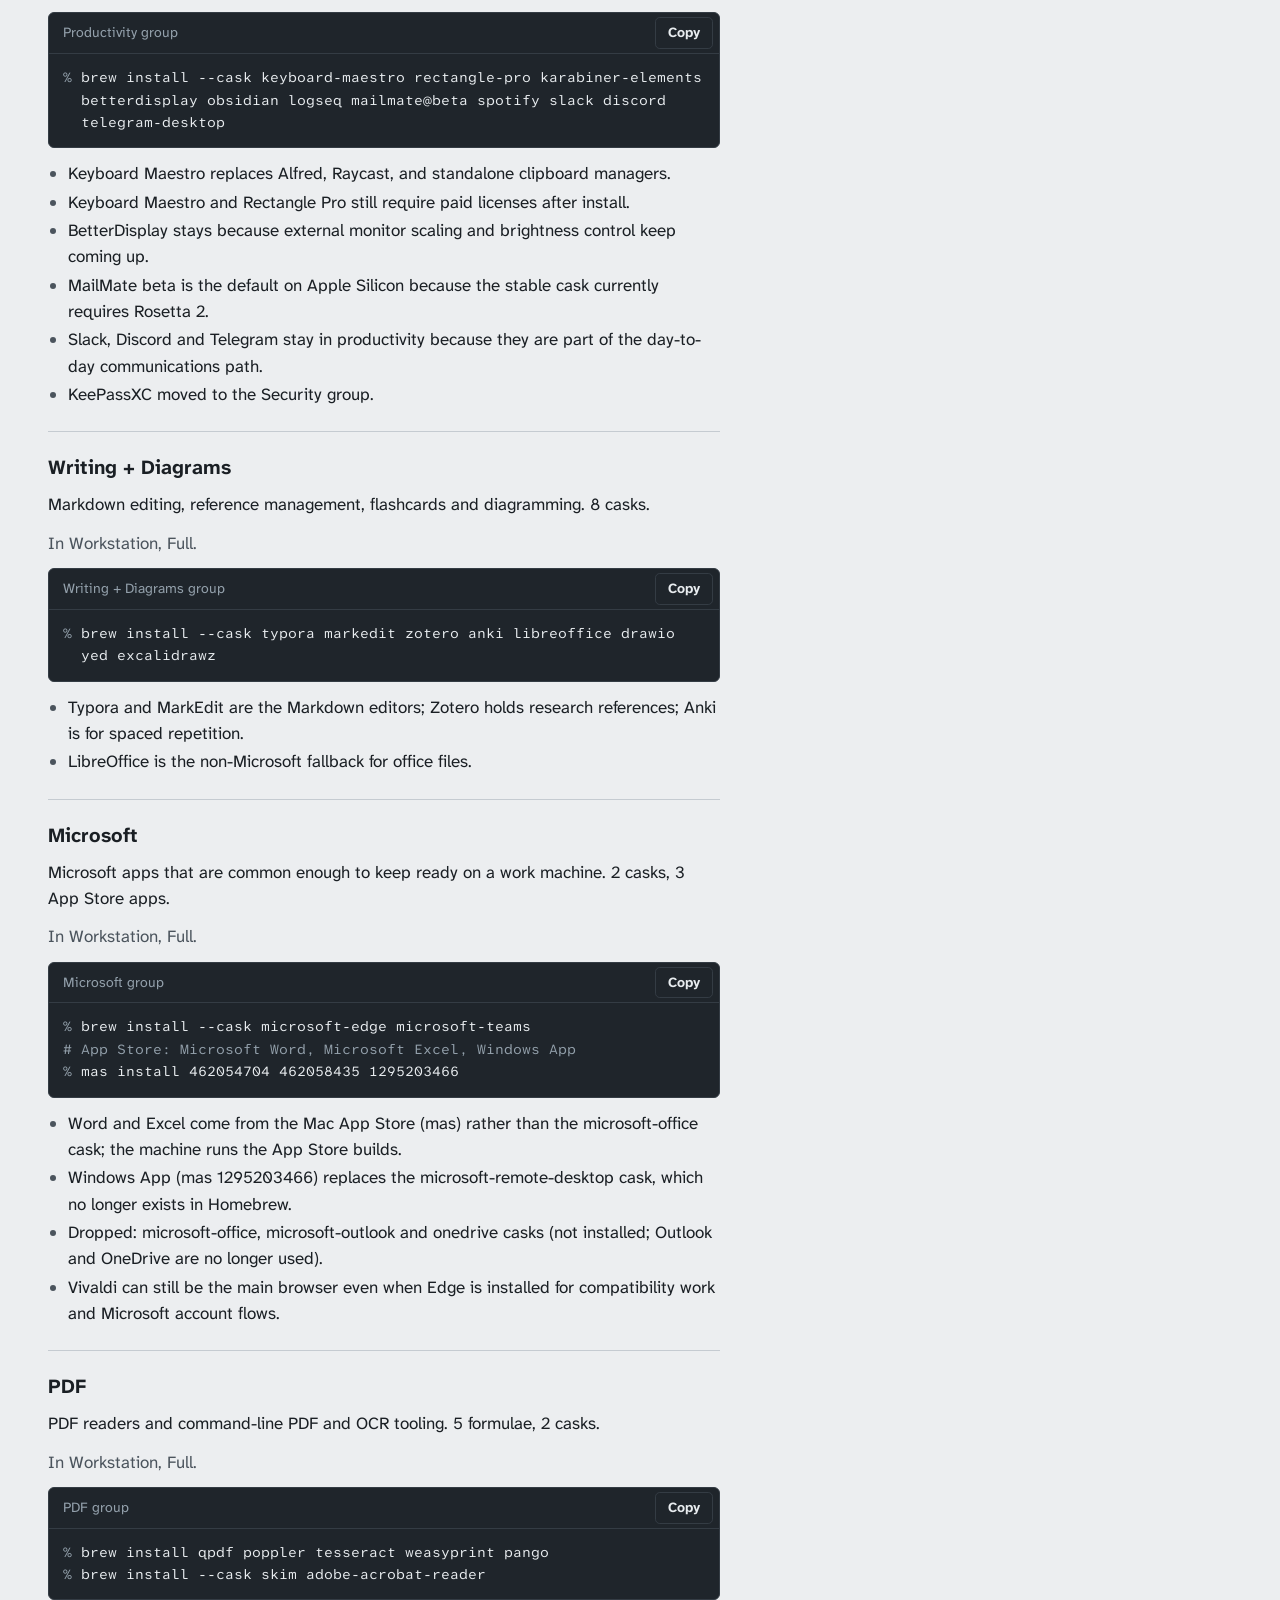
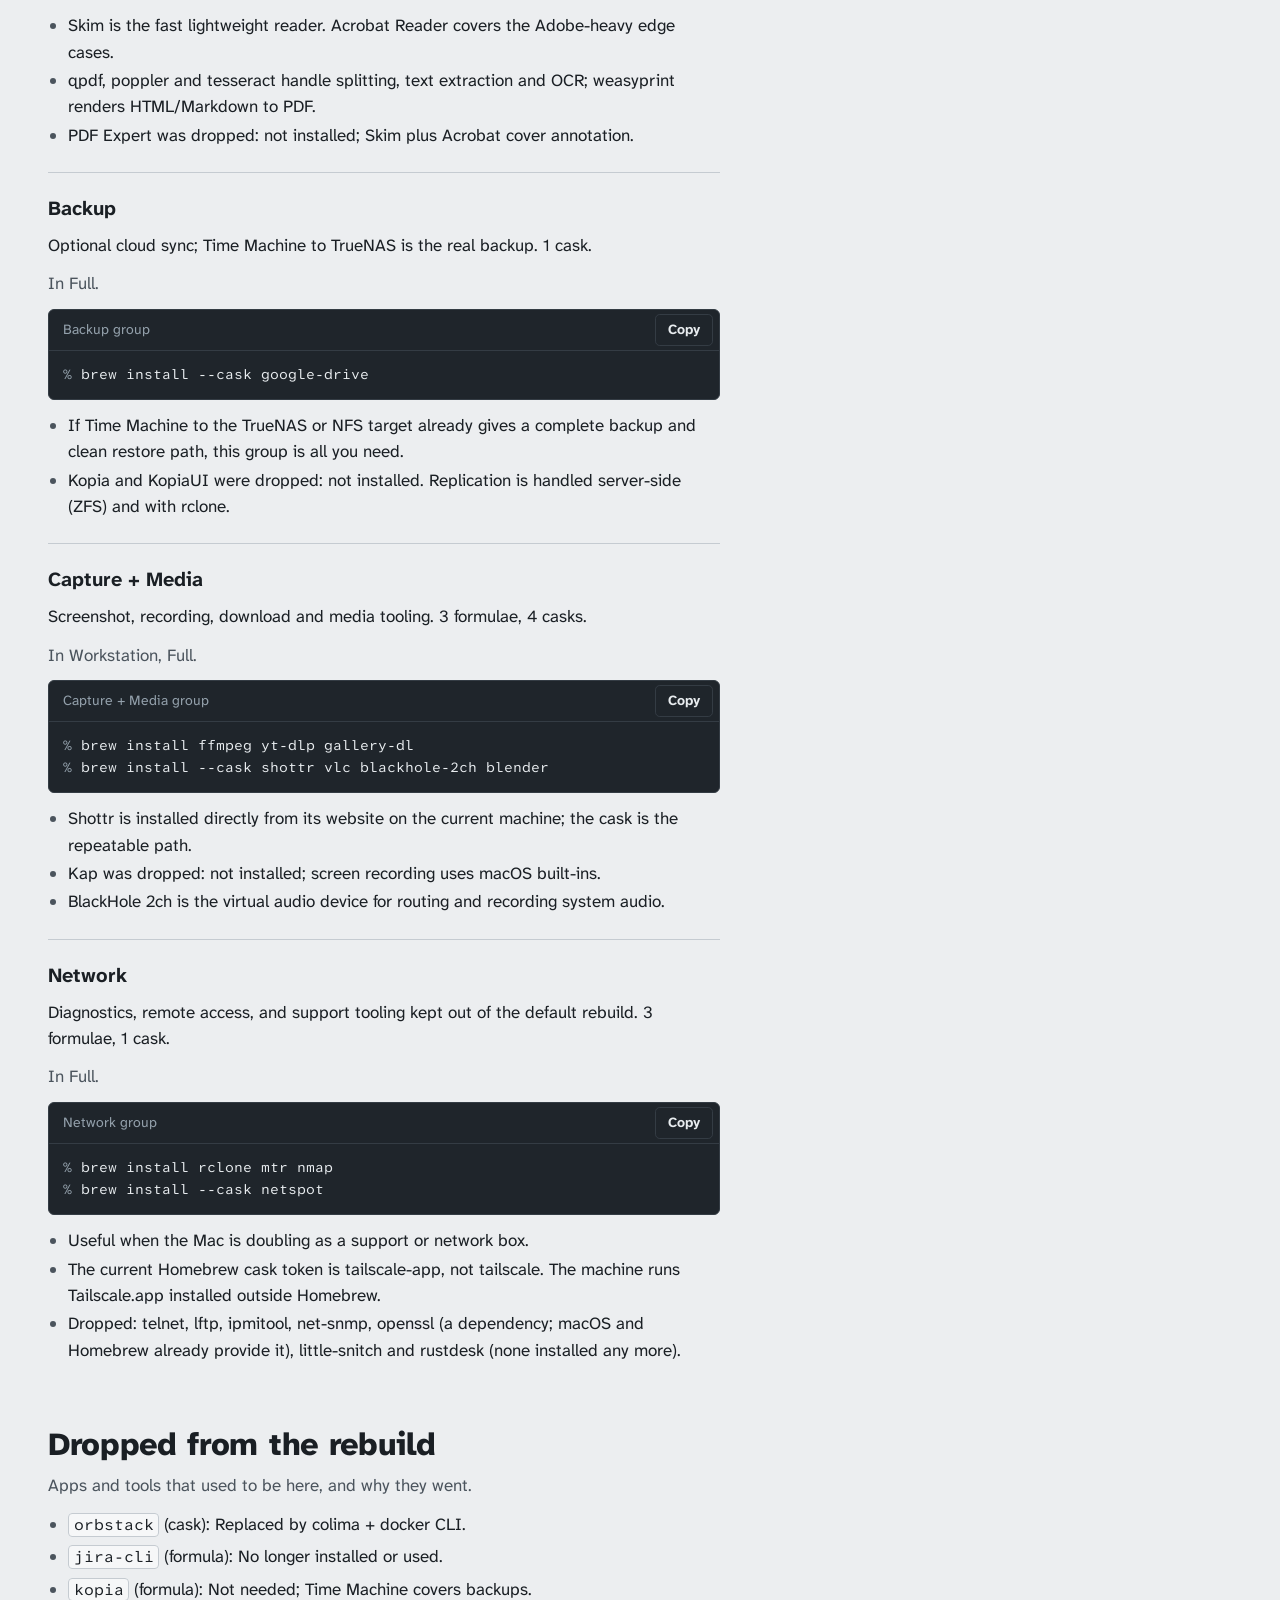
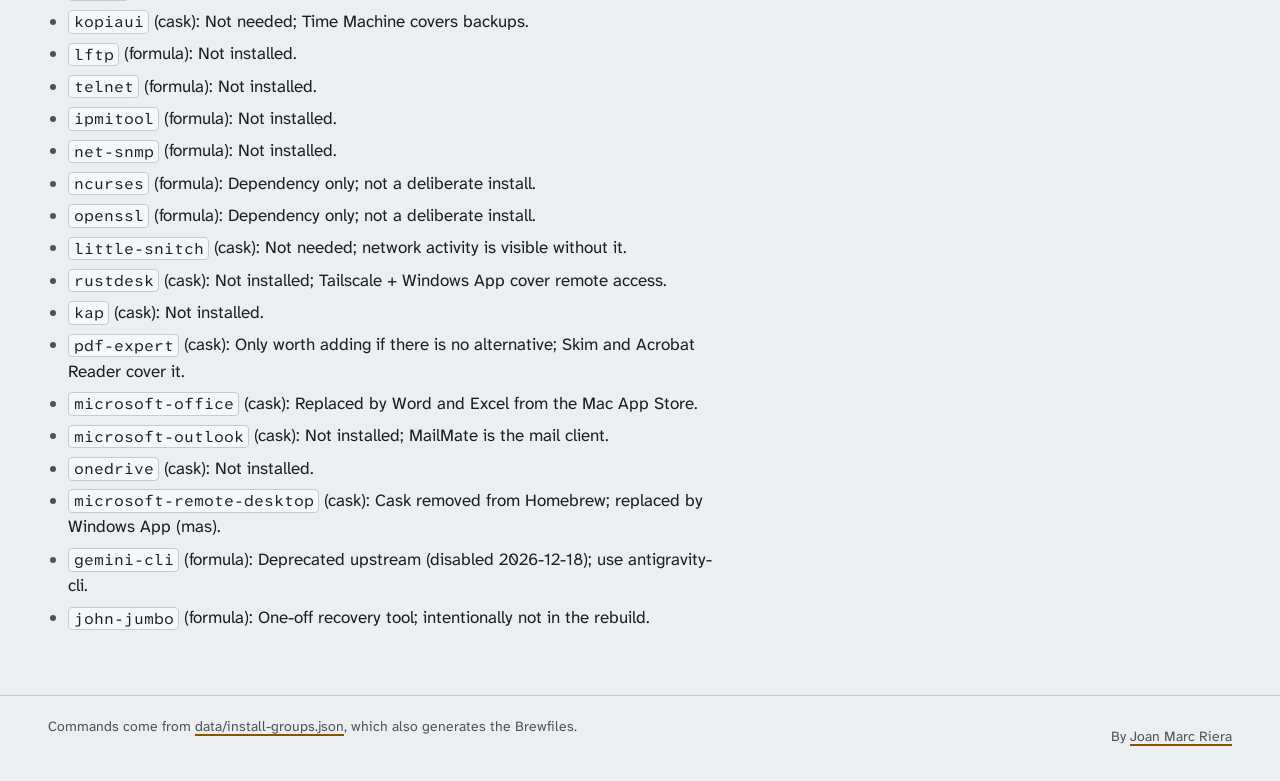
<file: docs/homebrew.html>
<!doctype html>
<html lang="en-GB">
  <head>
    <meta charset="utf-8">
    <meta name="viewport" content="width=device-width, initial-scale=1">
    <title>Homebrew catalogue | mac.riera.co.uk</title>
    <meta name="description" content="Every Homebrew bundle and group in the mac.riera.co.uk rebuild, with copyable install commands, notes, and the apps that were dropped.">
    <meta name="color-scheme" content="light dark">
    <link rel="icon" href="assets/favicon.svg" type="image/svg+xml">
    <link rel="preconnect" href="https://fonts.googleapis.com">
    <link rel="preconnect" href="https://fonts.gstatic.com" crossorigin>
    <link rel="stylesheet" href="https://fonts.googleapis.com/css2?family=Atkinson+Hyperlegible+Mono:wght@400;600&amp;family=Atkinson+Hyperlegible+Next:ital,wght@0,400;0,700;0,800;1,400&amp;display=swap">
    <link rel="stylesheet" href="assets/style.css">
    <script>document.documentElement.classList.add("js");</script>
    <script defer src="assets/app.js"></script>
    <script defer src="assets/homebrew.js"></script>
  </head>
  <body>
    <a class="skip-link" href="#main">Skip to content</a>
    <header class="site-header">
      <div class="site-header-inner">
        <a class="wordmark" href="index.html">mac.riera.co.uk</a>
        <nav class="site-nav" aria-label="Site">
          <a href="index.html">Rebuild guide</a>
          <a href="homebrew.html" aria-current="page">Homebrew catalogue</a>
          <a href="factory-reset.html">Back up and erase</a>
          <a href="search.html">Search</a>
        </nav>
        <form class="site-search" action="search.html" method="get" role="search">
          <label class="visually-hidden" for="site-q">Search the guide</label>
          <input id="site-q" type="search" name="q" placeholder="Search apps and steps">
          <button type="submit">Search</button>
        </form>
      </div>
    </header>

    <main id="main" class="page page-narrow">
      <section class="intro">
        <h1>Homebrew catalogue</h1>
        <p class="lead">Every bundle and group in the rebuild, each with its own install command. Use a bundle for a full install, or a single group to add one part of the stack.</p>
        <p class="meta">Last reviewed <time data-last-reviewed datetime="2026-10-04">4 October 2026</time>. Generated from <code>data/install-groups.json</code>.</p>
        <p class="meta">Jump to <a href="#bundles">bundles</a>, <a href="#groups">groups</a> or <a href="#retired">dropped apps</a>.</p>
      </section>

      <noscript>
        <p class="aside">This catalogue is built in the browser from <a href="assets/install-groups.json">install-groups.json</a>. Without JavaScript, copy the commands from <a href="https://github.com/joanmarcriera/setup-a-mac-for-me/blob/main/brew/README.md">brew/README.md</a> on GitHub, or use the Workstation command on the <a href="index.html#install-workstation">rebuild guide</a>.</p>
      </noscript>

      <section class="part" id="bundles">
        <h2>Bundles</h2>
        <p class="part-lead">Start with Workstation unless you know you need less or more.</p>
        <ul class="catalogue" data-homebrew="bundles"></ul>
      </section>

      <section class="part" id="groups">
        <h2>Groups</h2>
        <p class="part-lead">Bundles are made of these. Install one on its own to add part of the stack.</p>
        <ul class="catalogue" data-homebrew="groups"></ul>
      </section>

      <section class="part" id="retired">
        <h2>Dropped from the rebuild</h2>
        <p class="part-lead">Apps and tools that used to be here, and why they went.</p>
        <ul class="list" data-homebrew="retired"></ul>
      </section>
    </main>

    <footer class="site-footer">
      <div class="site-footer-inner">
        <p>Commands come from <a href="https://github.com/joanmarcriera/setup-a-mac-for-me/blob/main/data/install-groups.json">data/install-groups.json</a>, which also generates the Brewfiles.</p>
        <p>By <a href="https://riera.co.uk/">Joan Marc Riera</a></p>
      </div>
    </footer>
  </body>
</html>
</file>
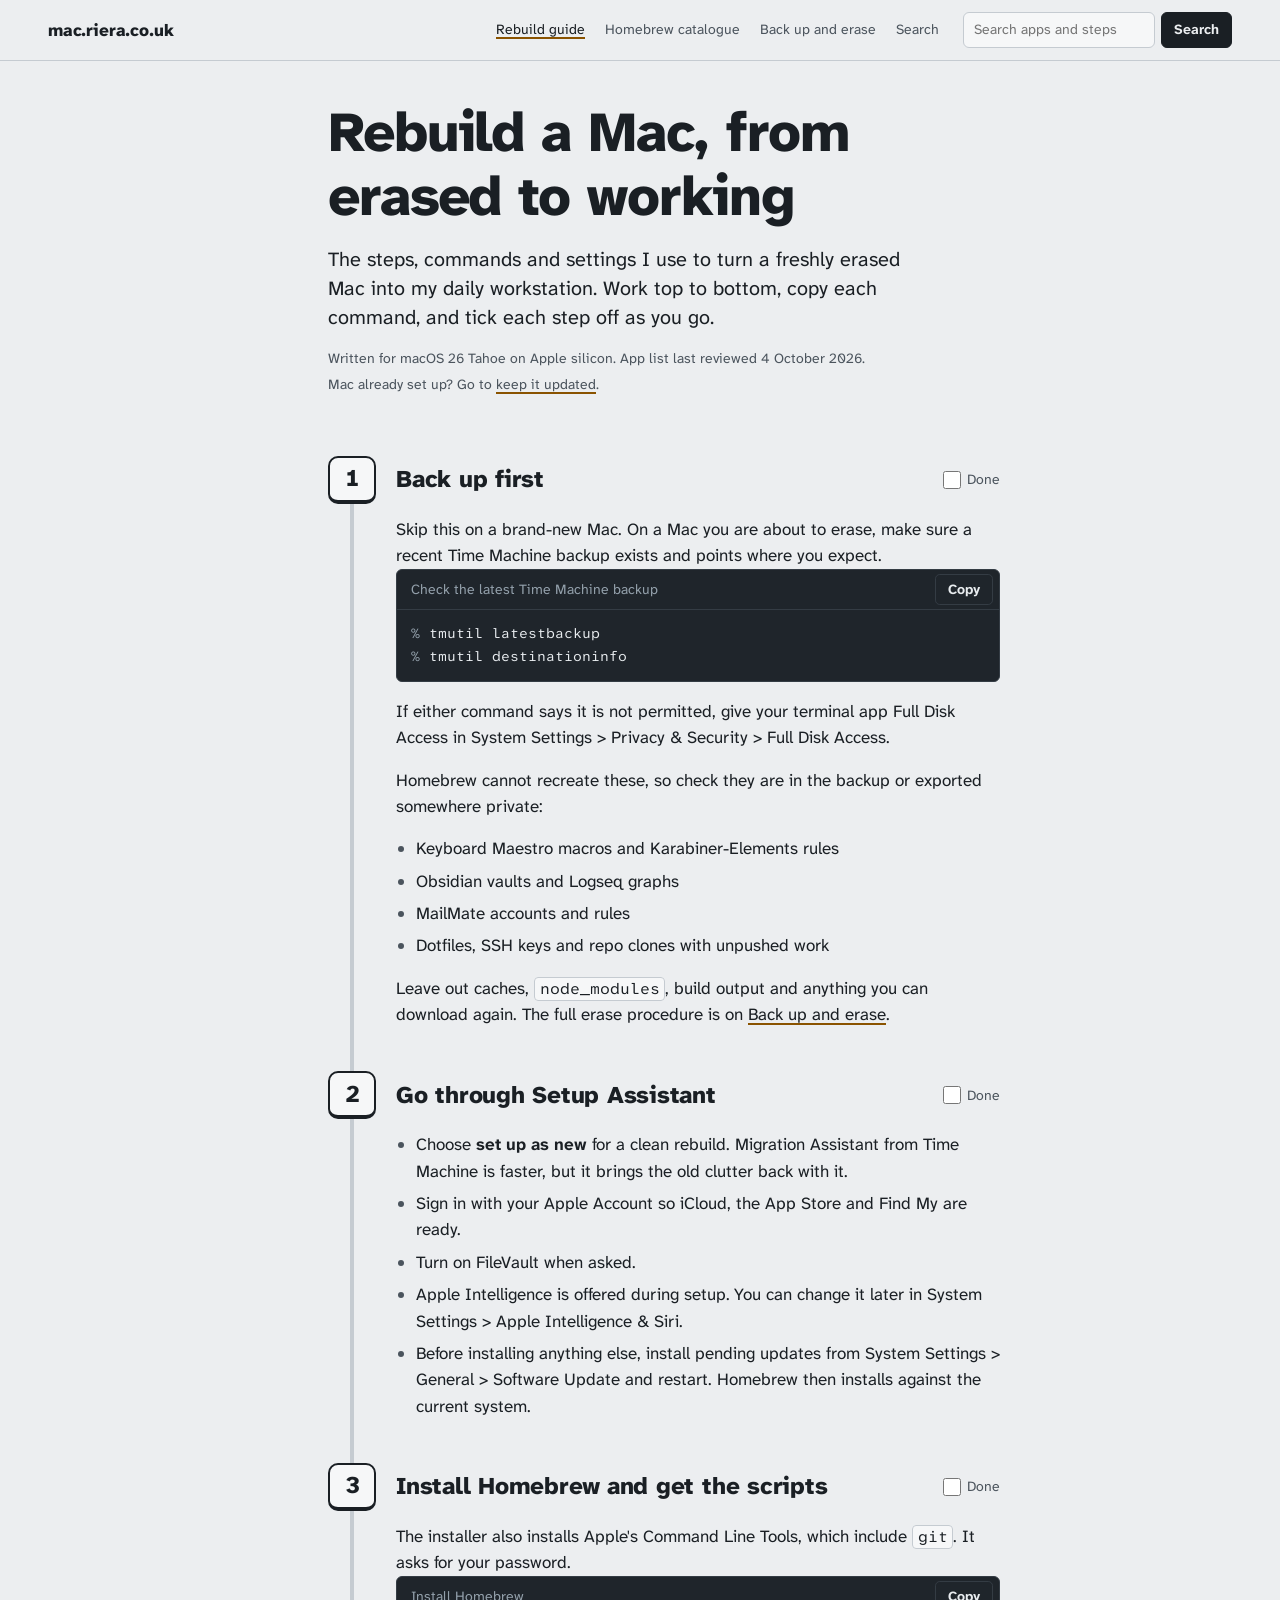
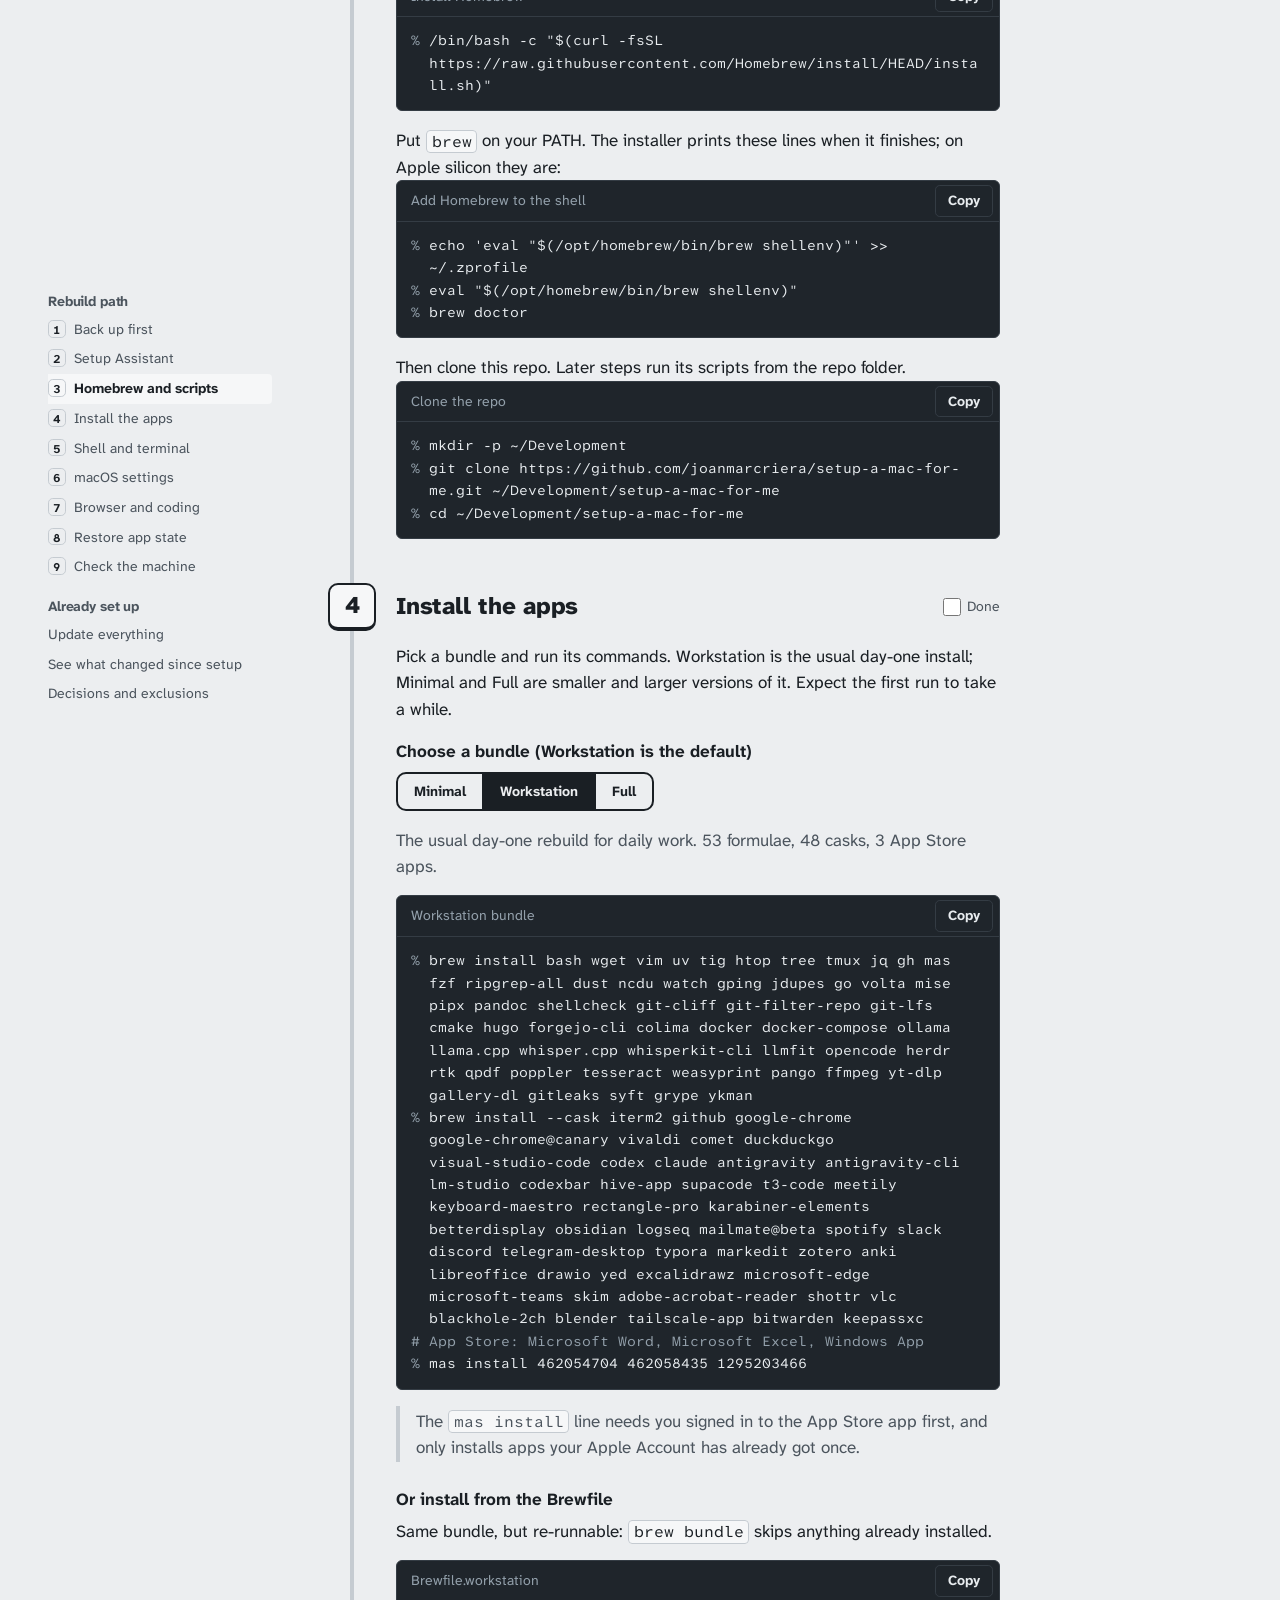
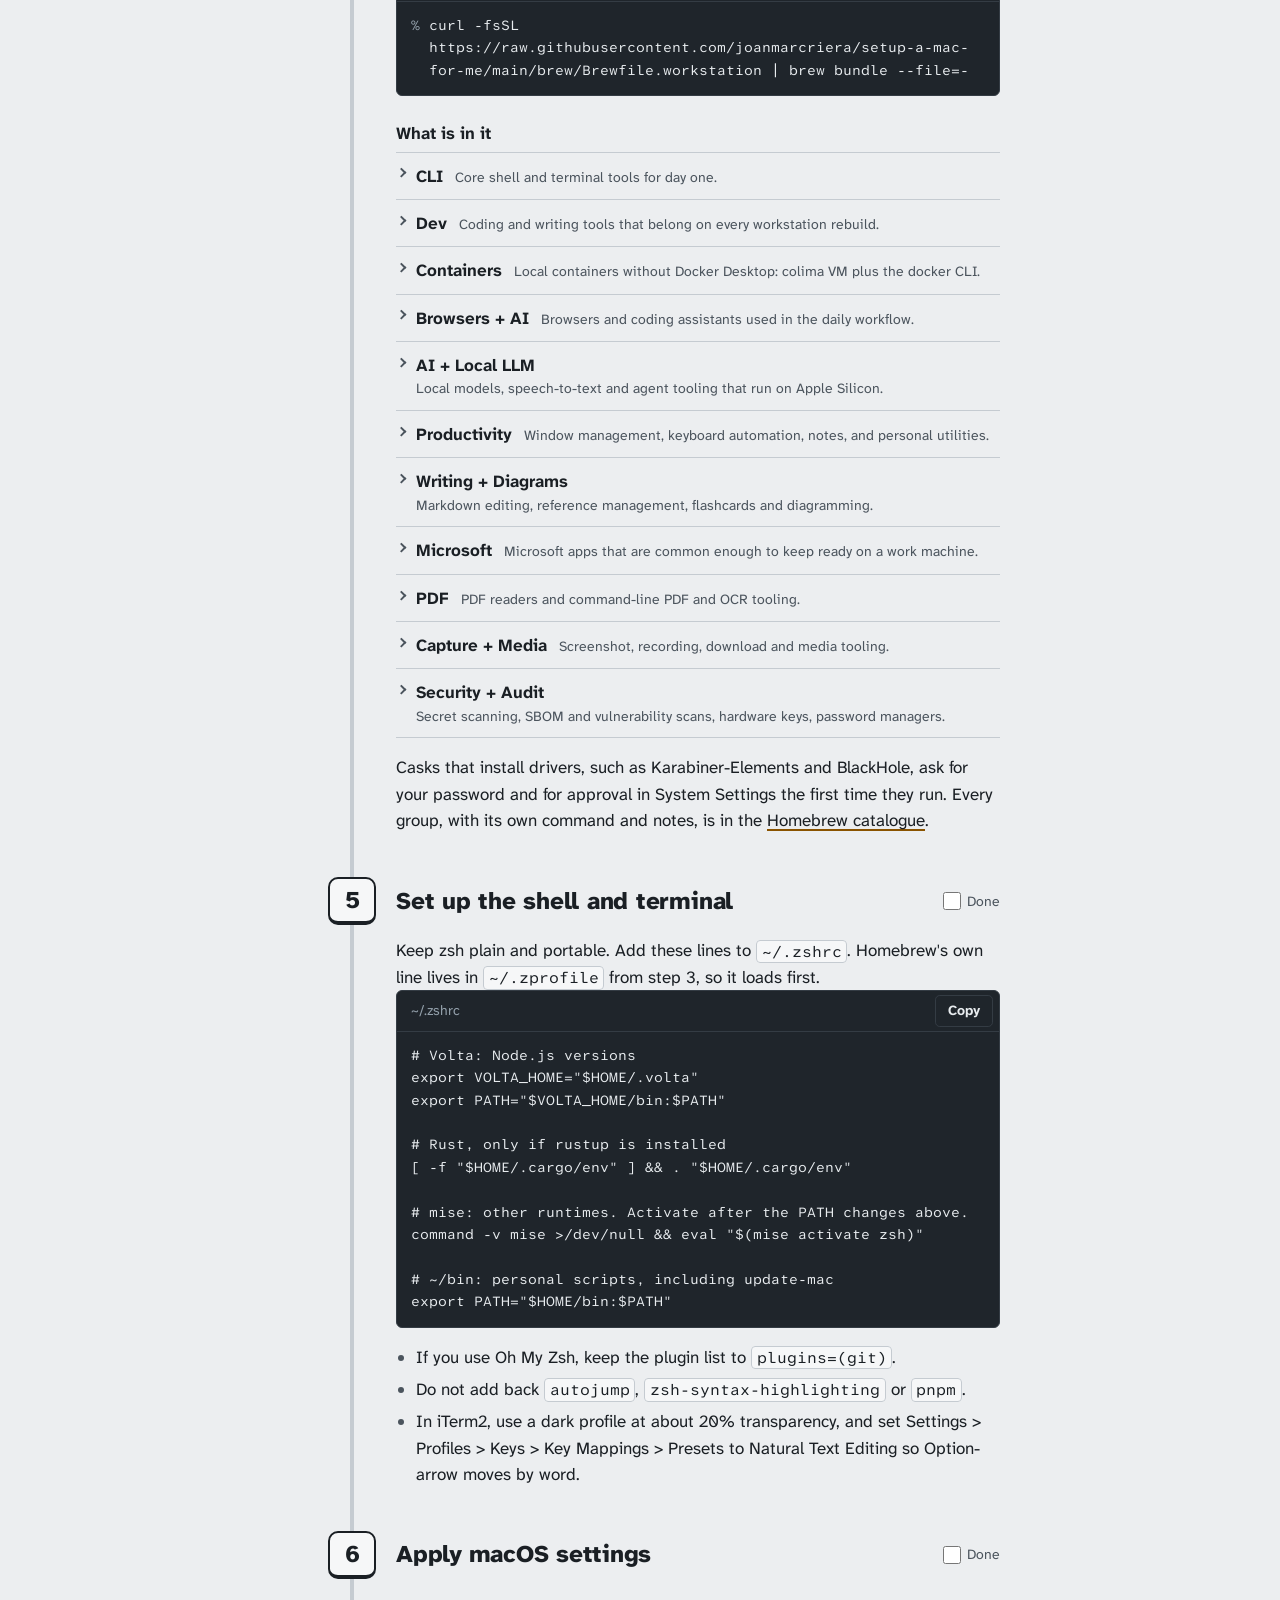
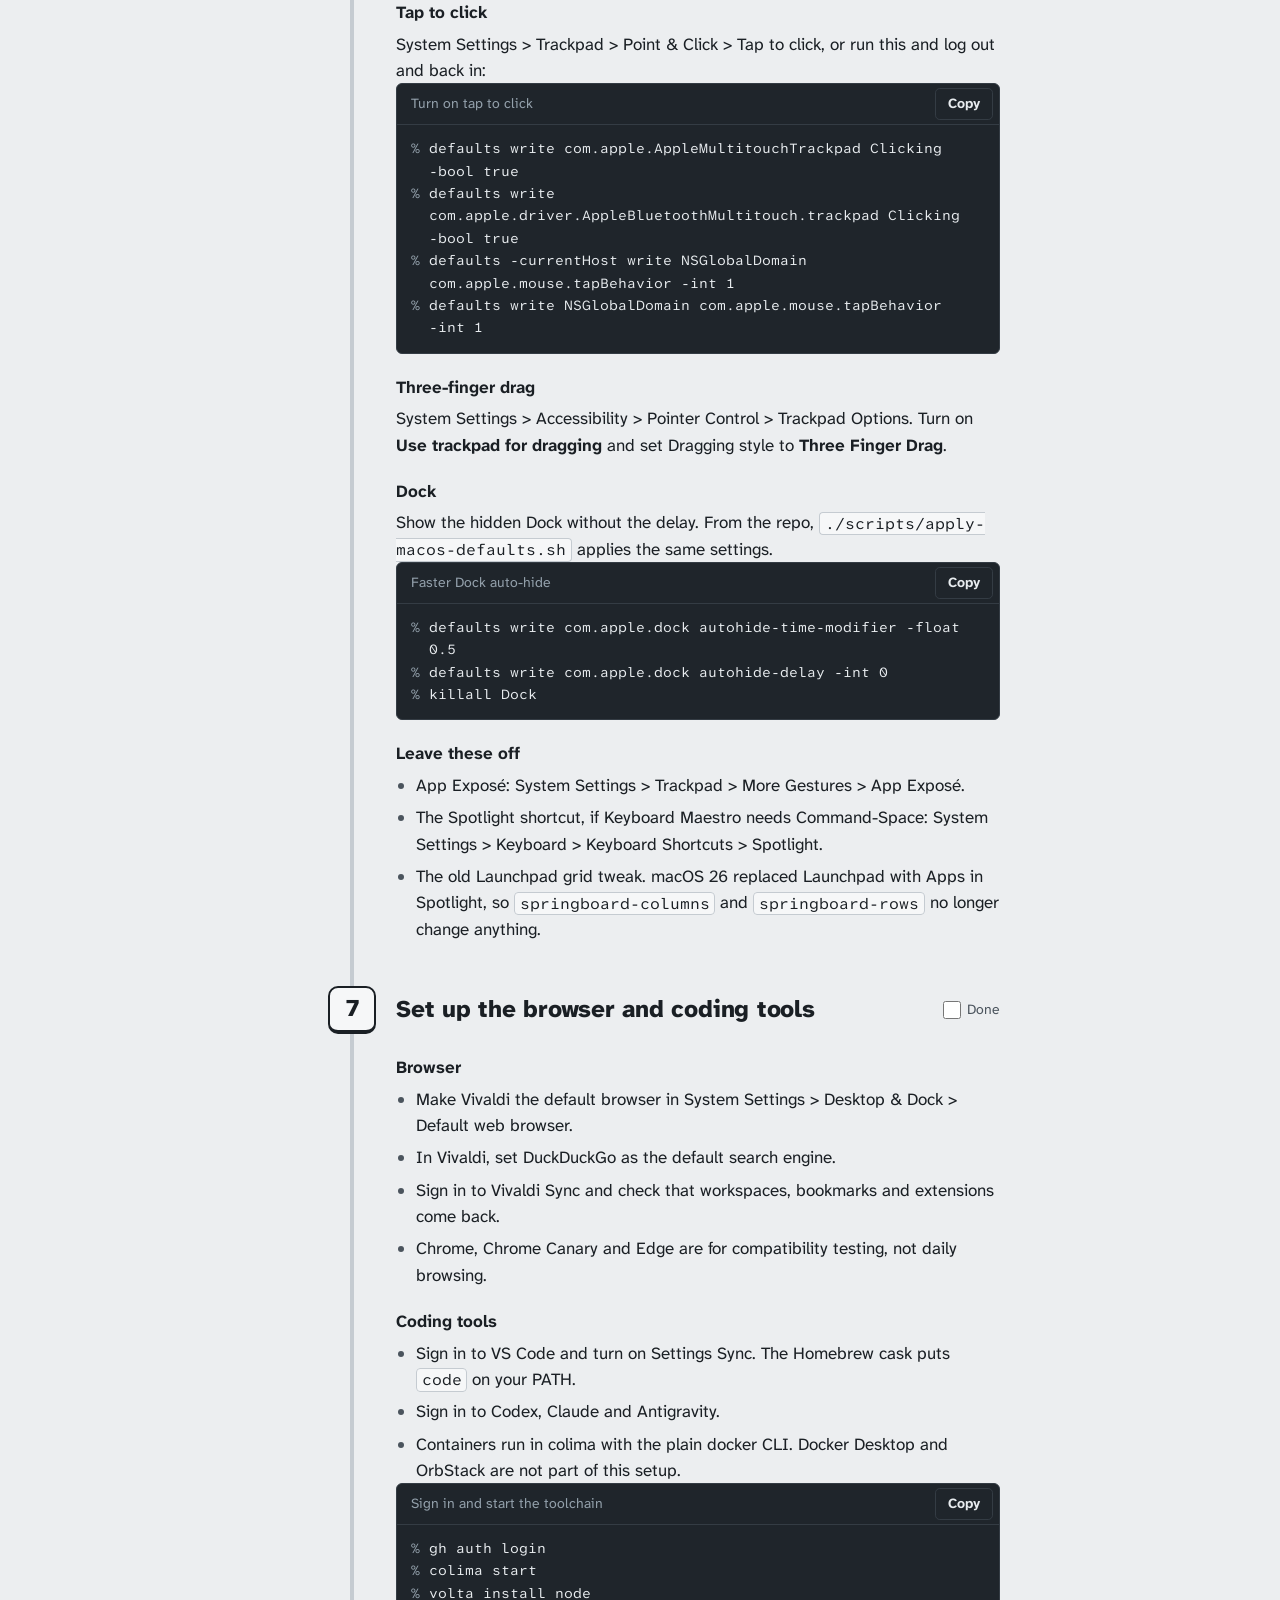
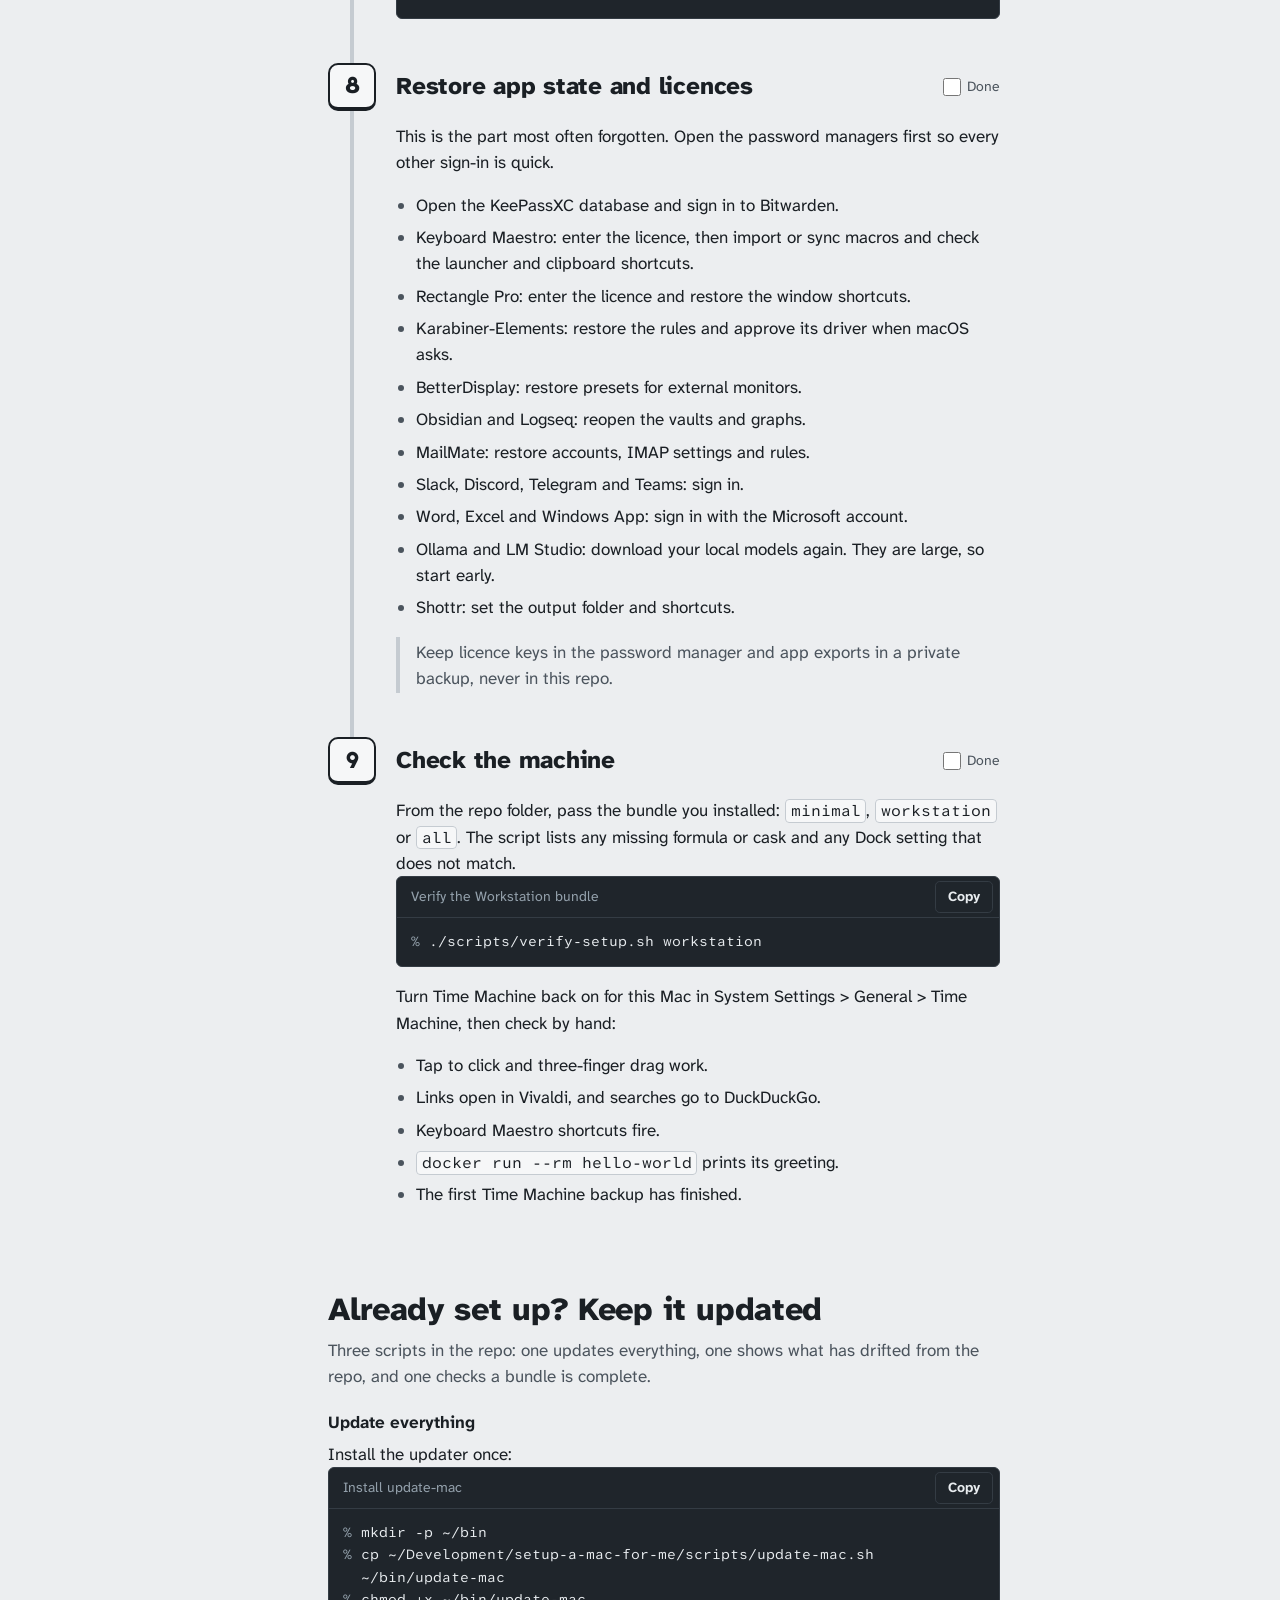
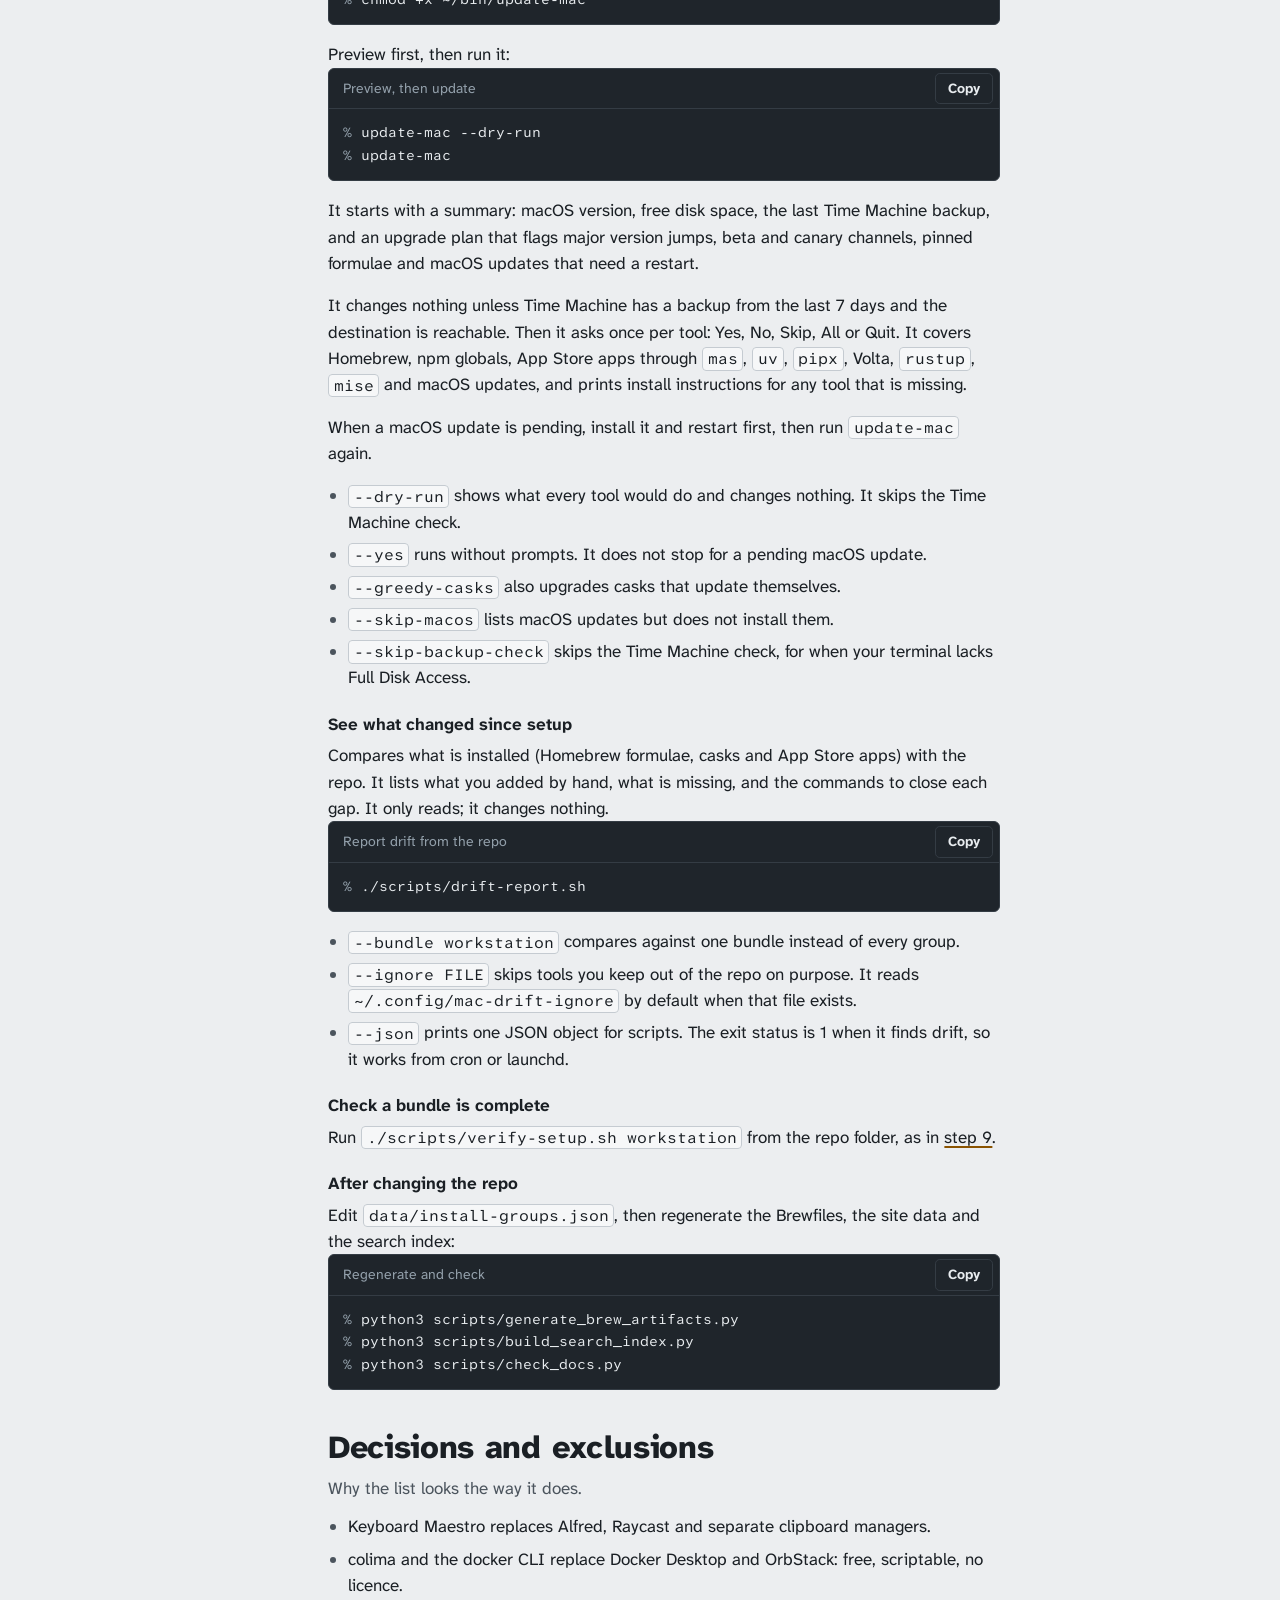
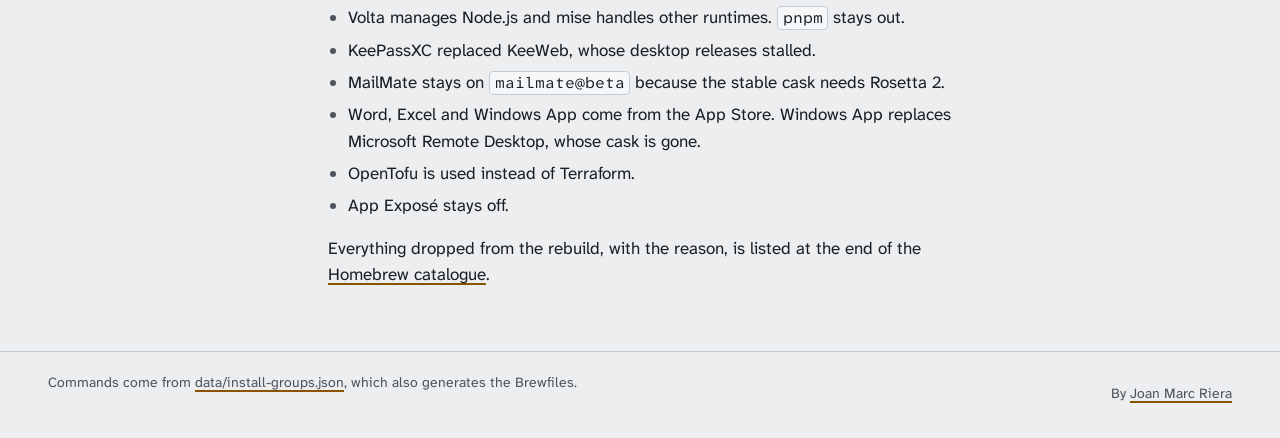
<file: docs/macos-defaults.html>
<!doctype html>
<html lang="en-GB">
  <head>
    <meta charset="utf-8">
    <meta name="viewport" content="width=device-width, initial-scale=1">
    <meta name="robots" content="noindex">
    <meta http-equiv="refresh" content="0; url=index.html#macos-defaults">
    <title>macOS settings | mac.riera.co.uk</title>
    <link rel="canonical" href="https://mac.riera.co.uk/index.html#macos-defaults">
  </head>
  <body>
    <p>Moved to <a href="index.html#macos-defaults">Step 6: Apply macOS settings</a> in the rebuild guide.</p>
  </body>
</html>
</file>
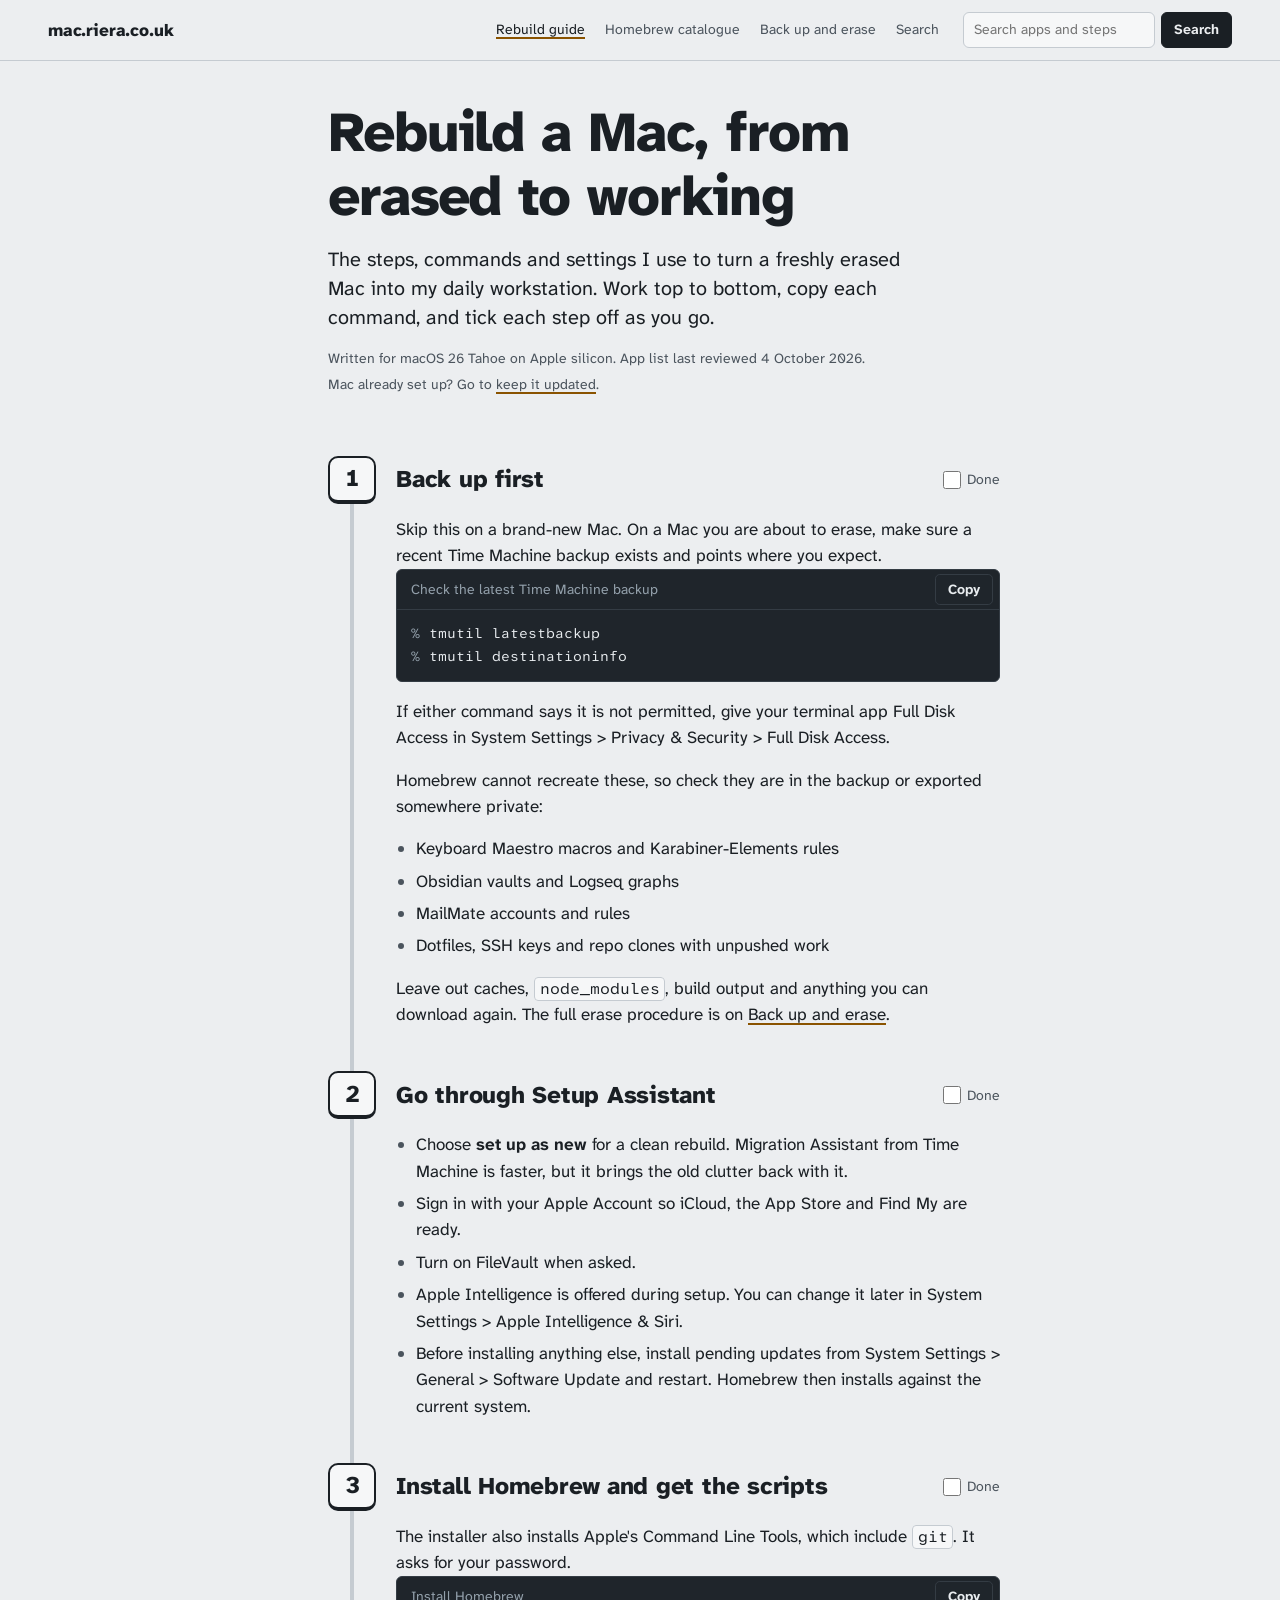
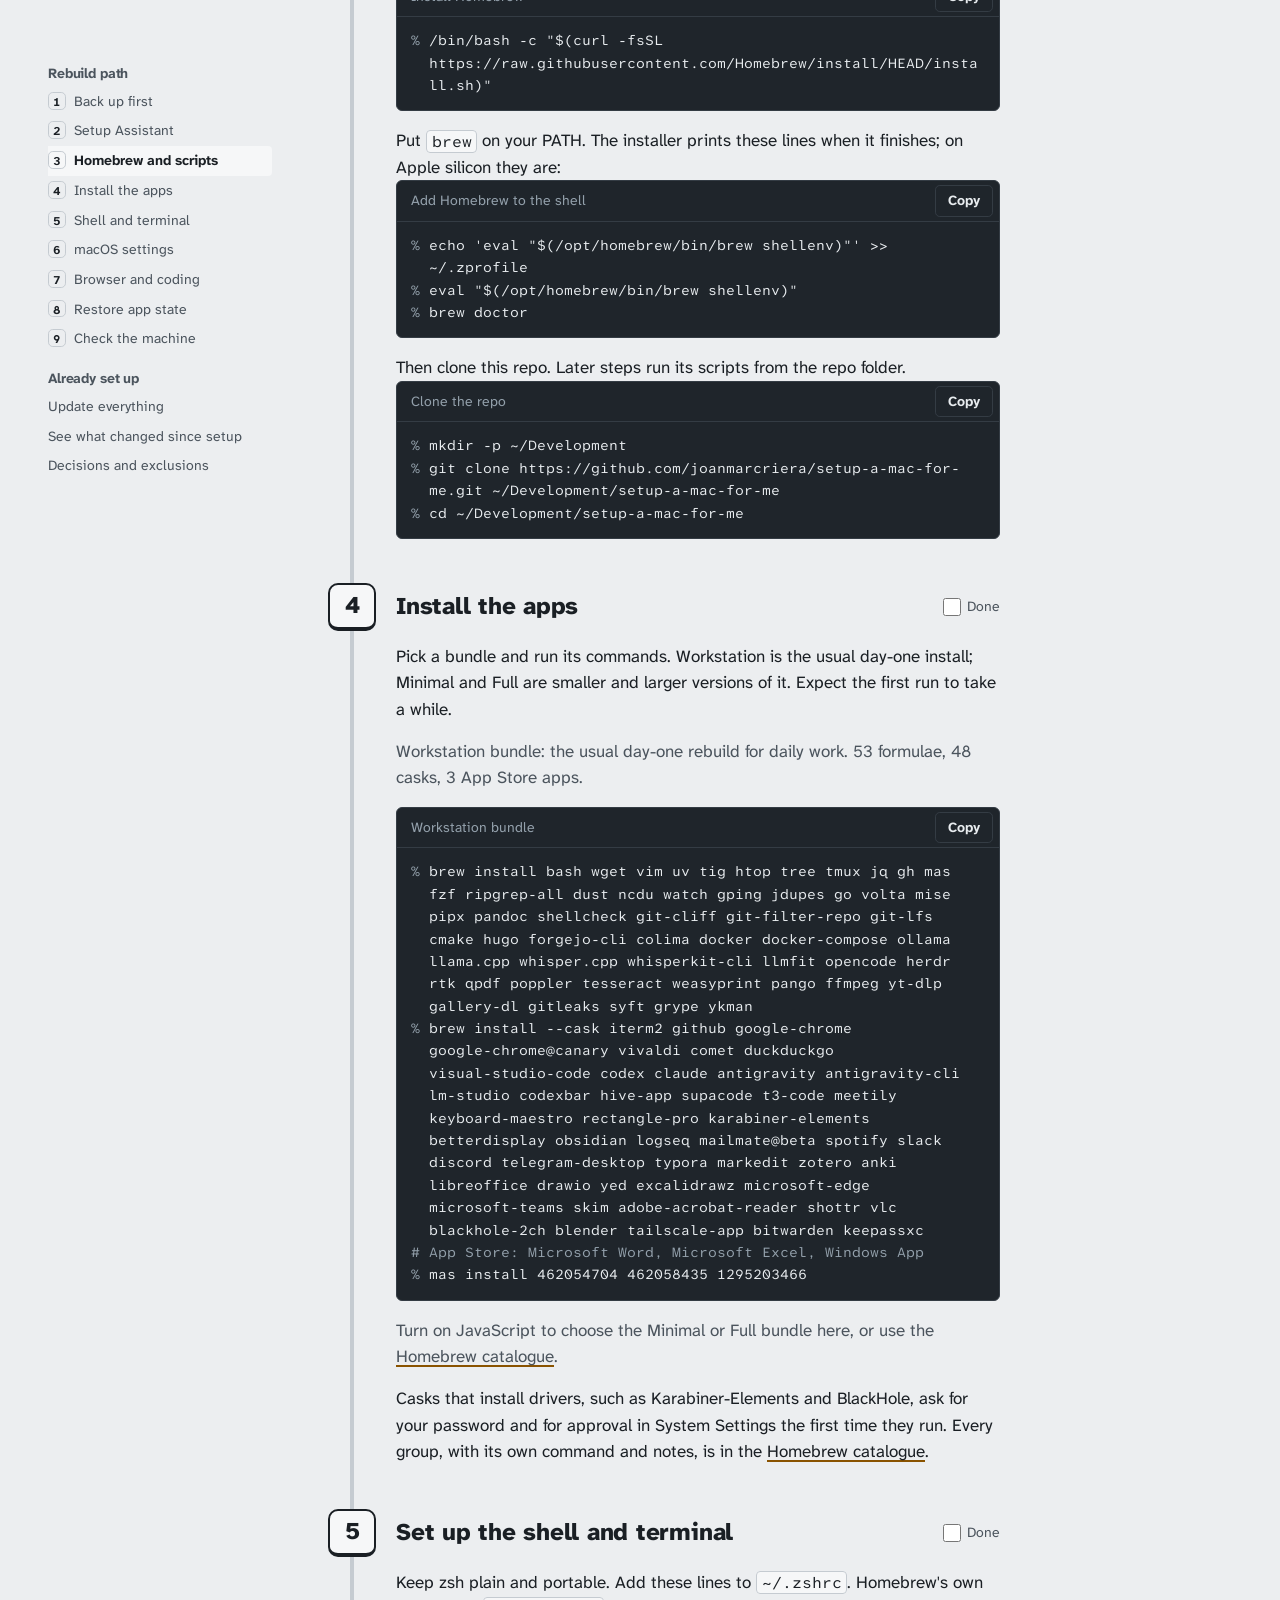
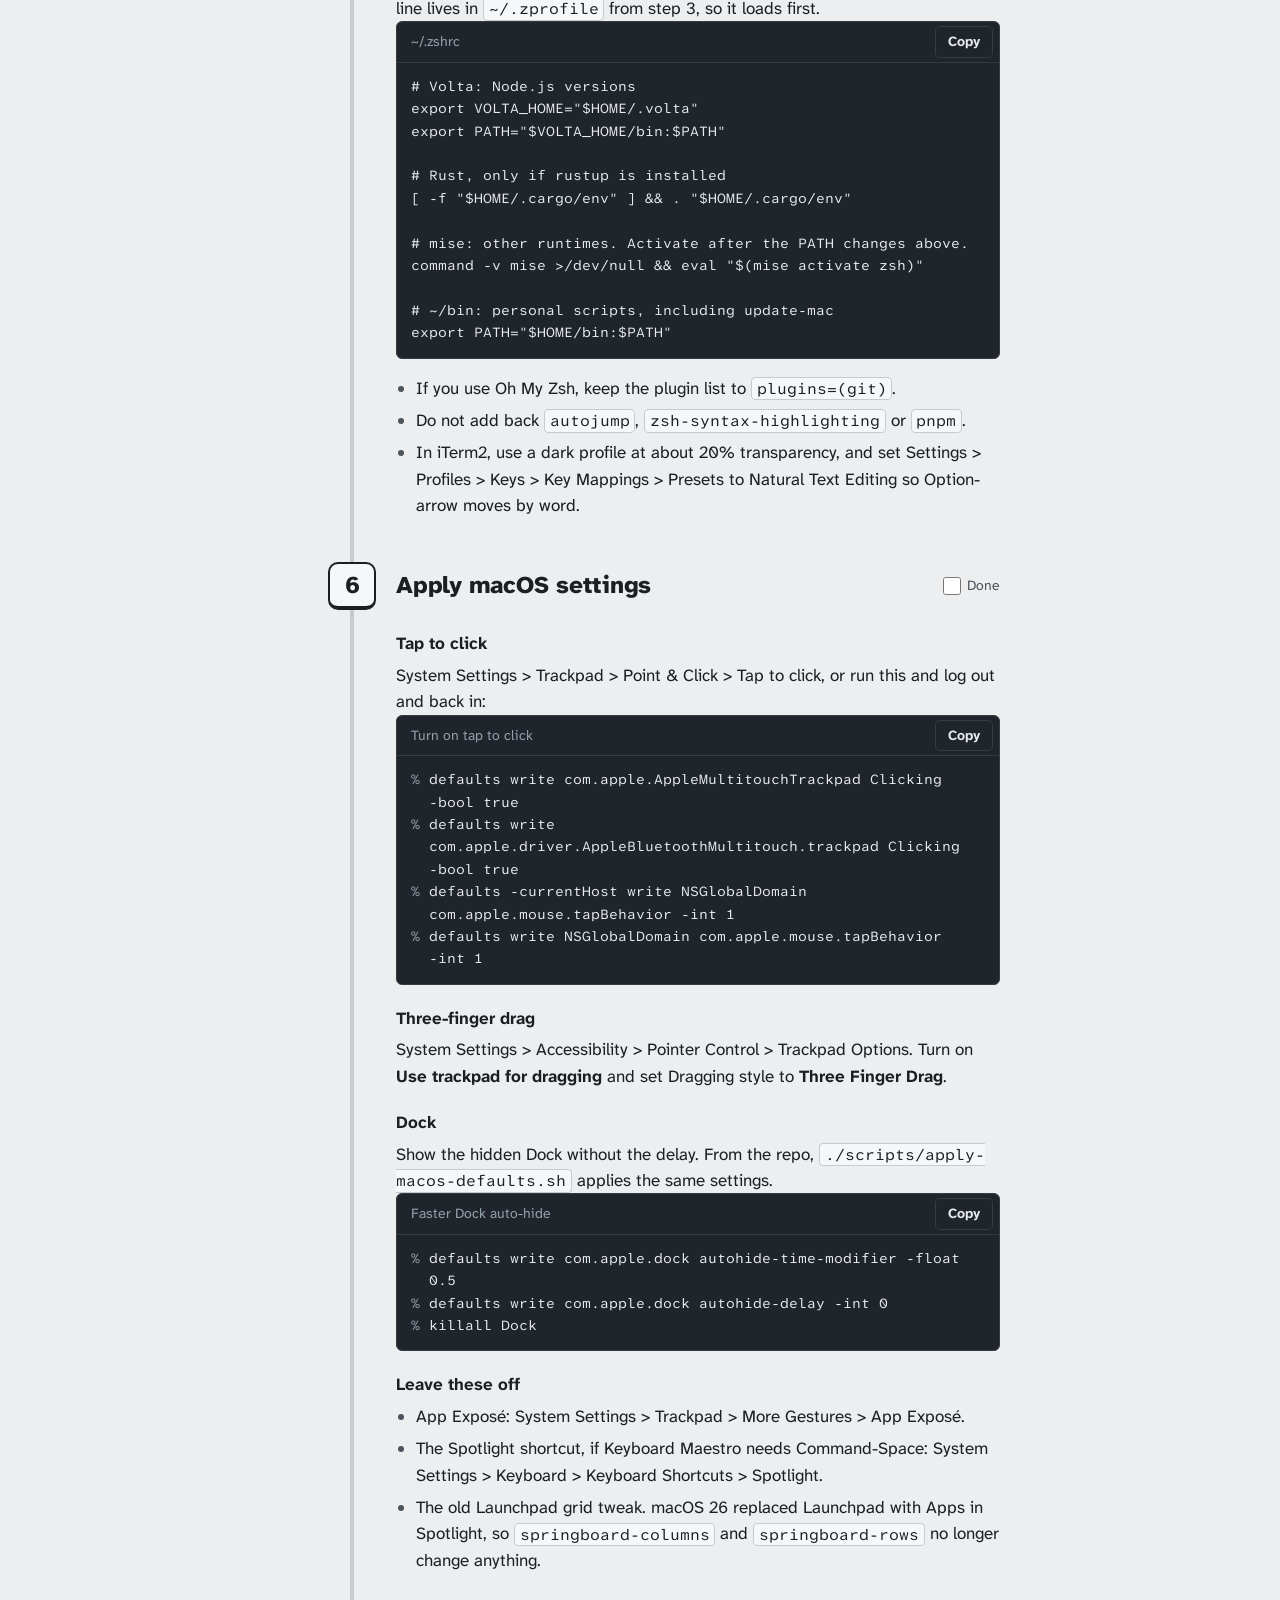
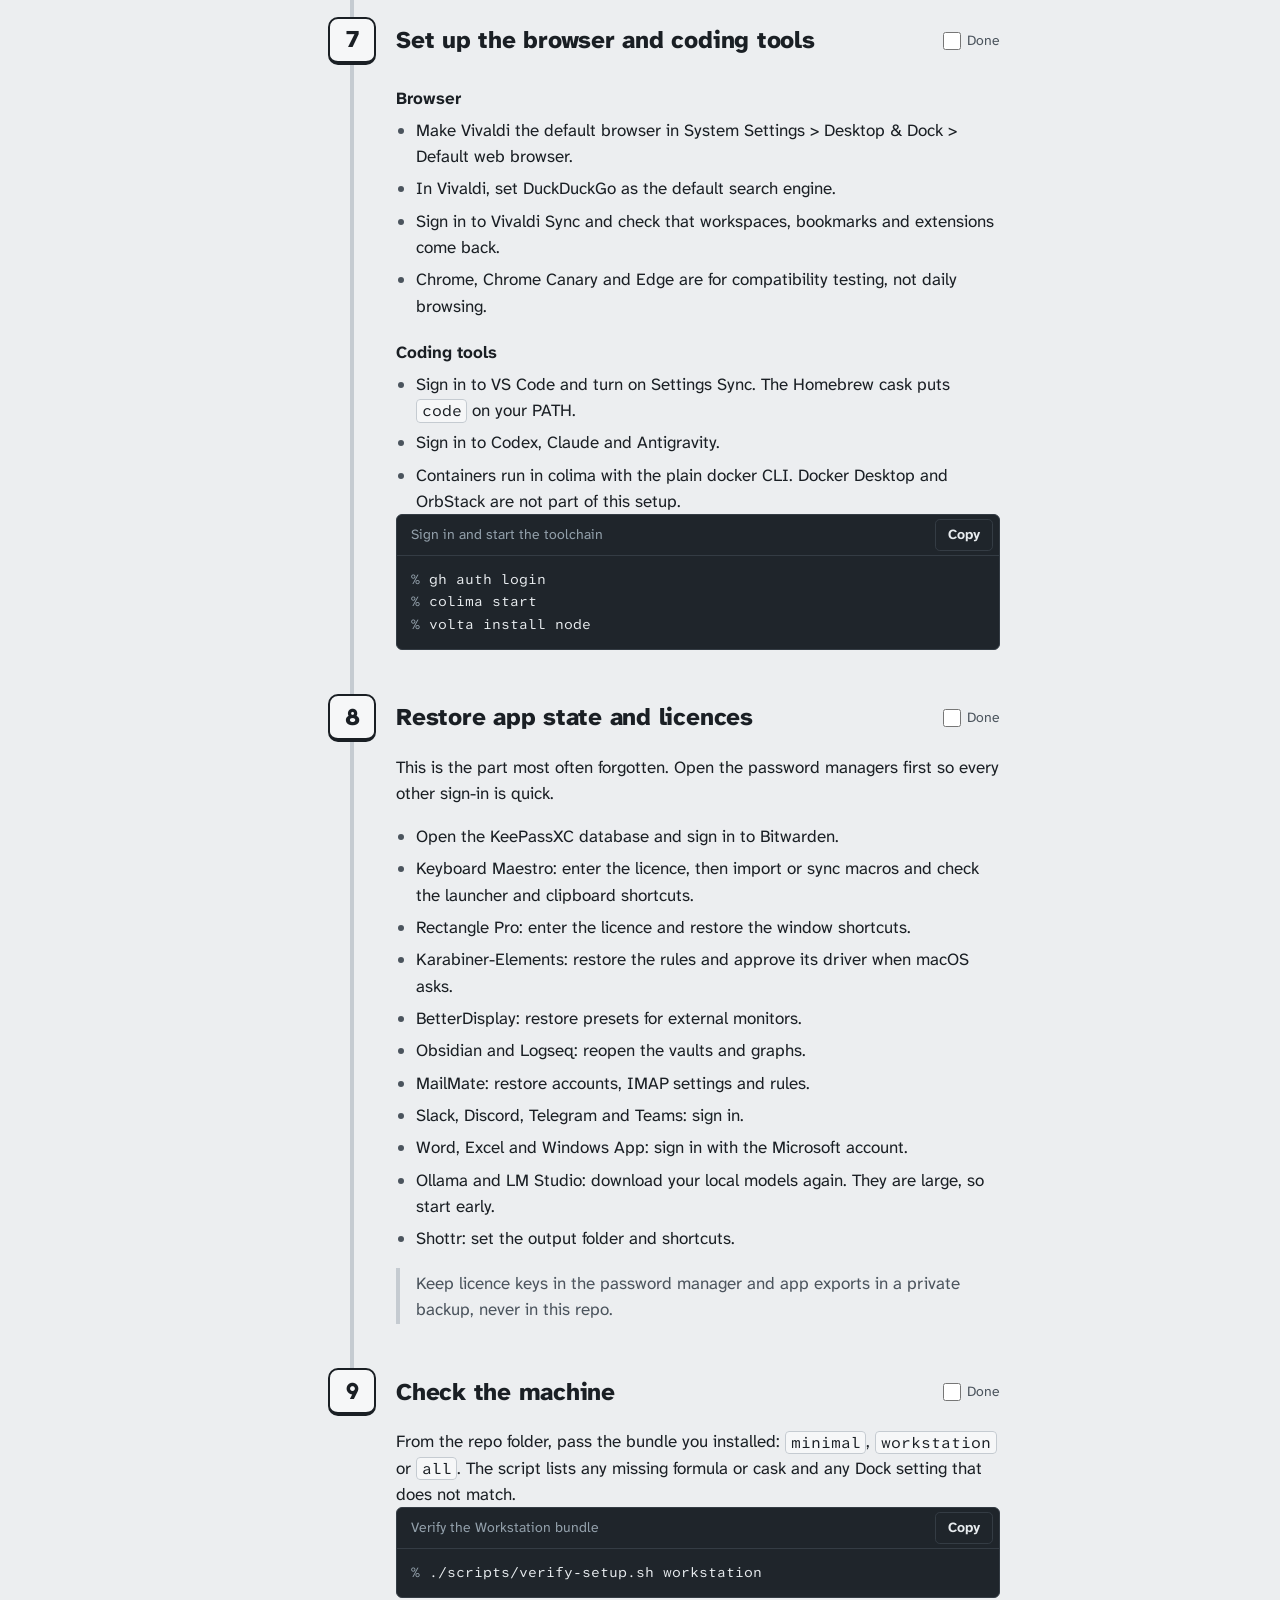
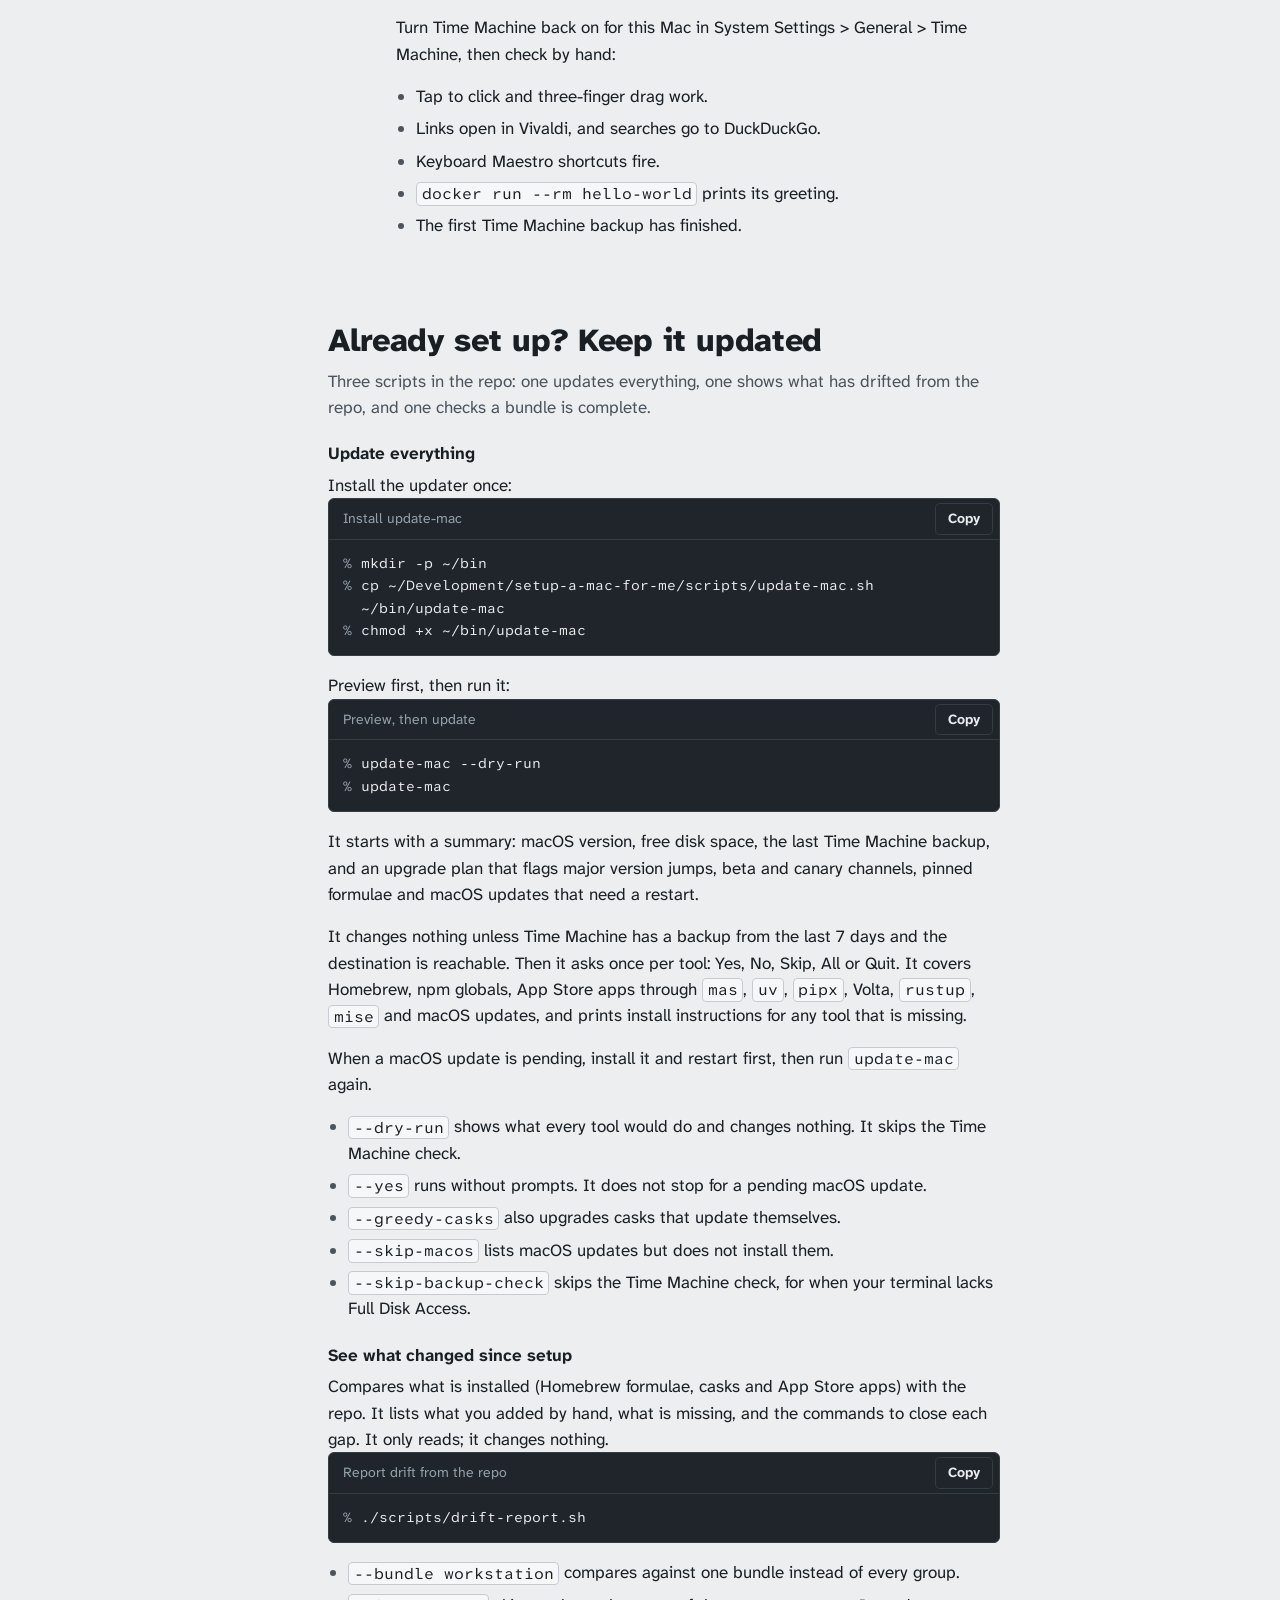
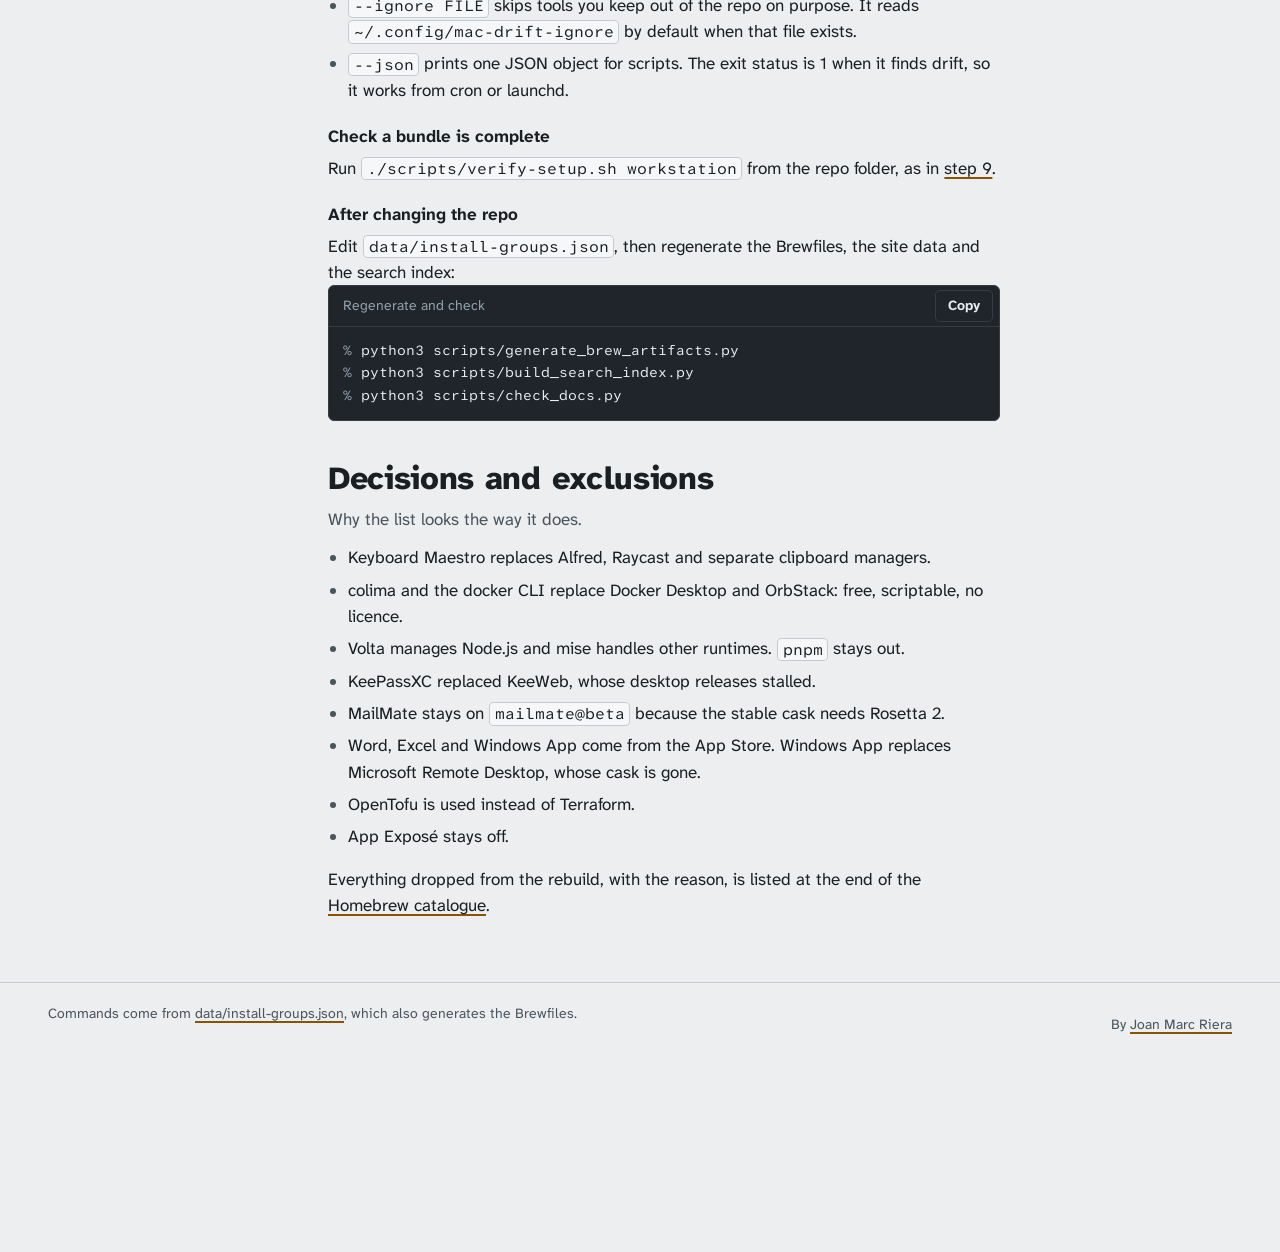
<file: docs/post-install.html>
<!doctype html>
<html lang="en-GB">
  <head>
    <meta charset="utf-8">
    <meta name="viewport" content="width=device-width, initial-scale=1">
    <meta name="robots" content="noindex">
    <meta http-equiv="refresh" content="0; url=index.html#verify">
    <title>Post-install | mac.riera.co.uk</title>
    <link rel="canonical" href="https://mac.riera.co.uk/index.html#verify">
  </head>
  <body>
    <p>Moved to <a href="index.html#verify">Step 9: Check the machine</a> in the rebuild guide.</p>
  </body>
</html>
</file>
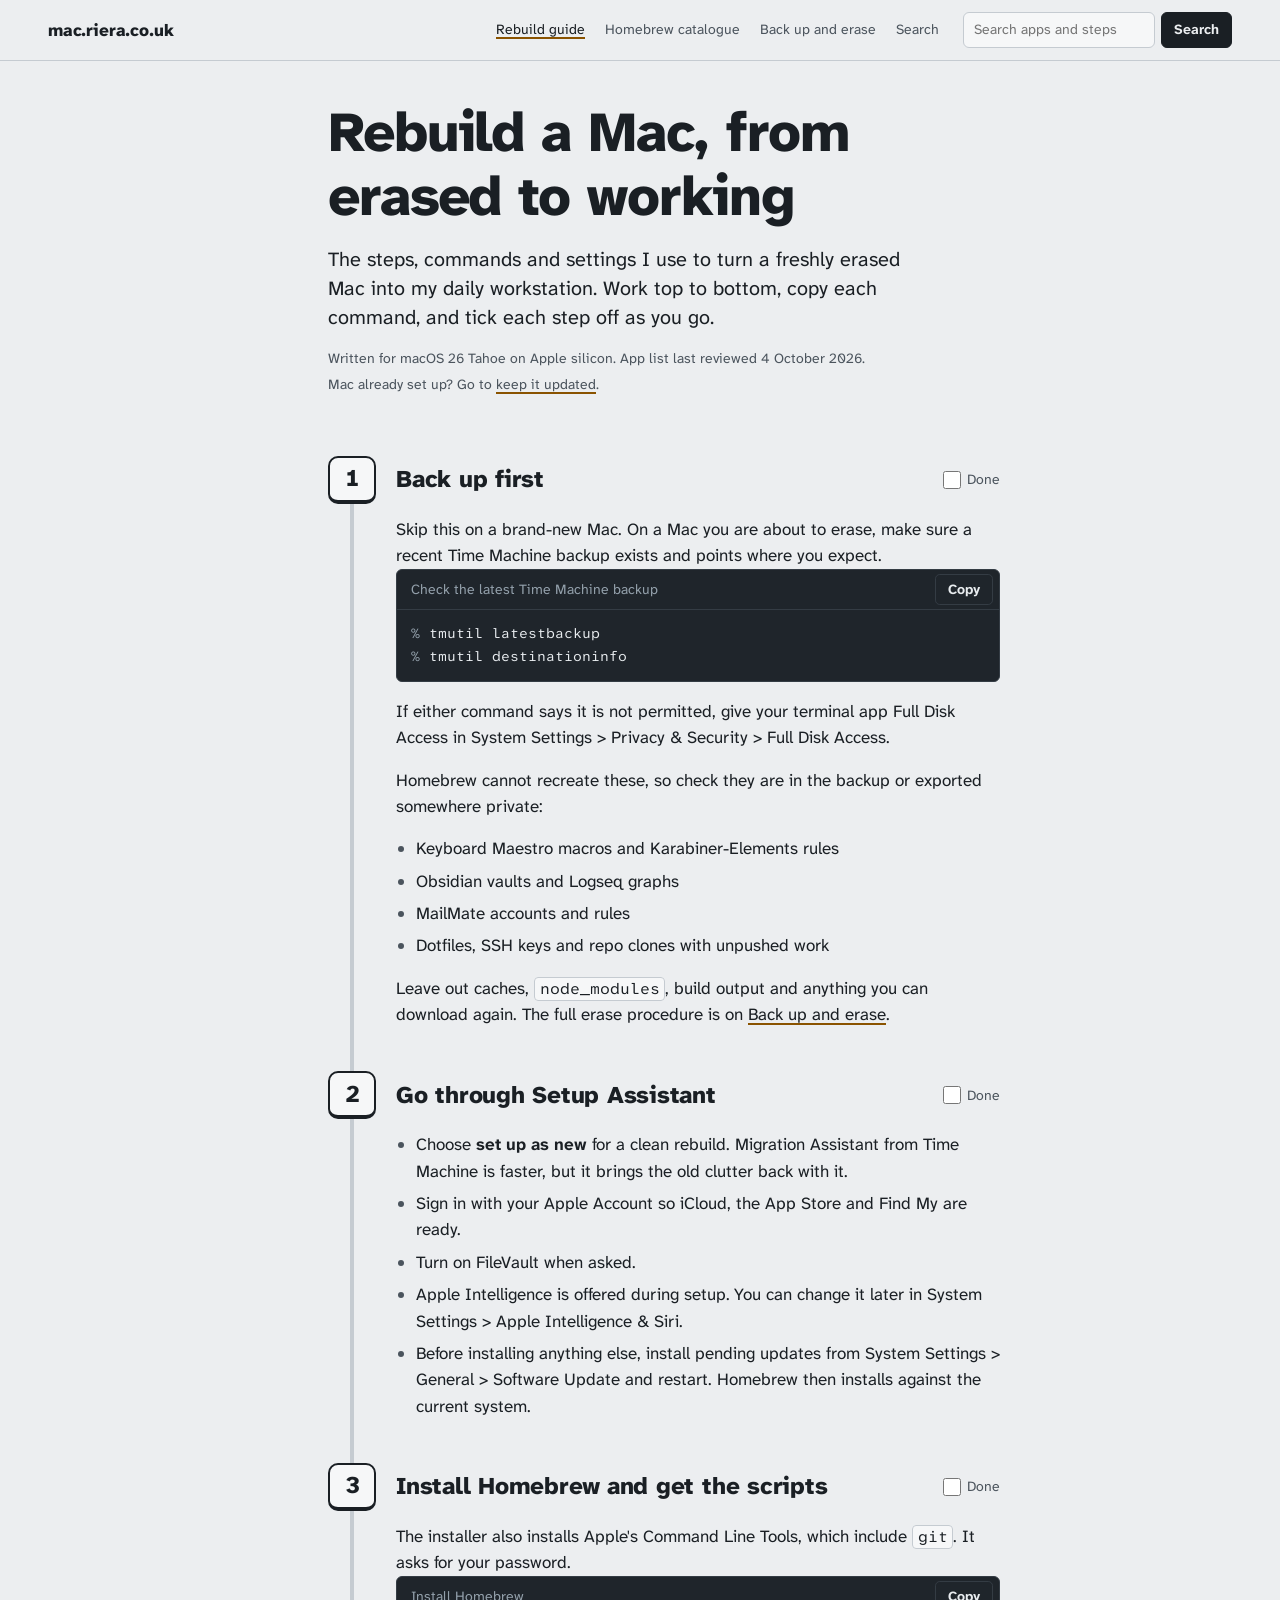
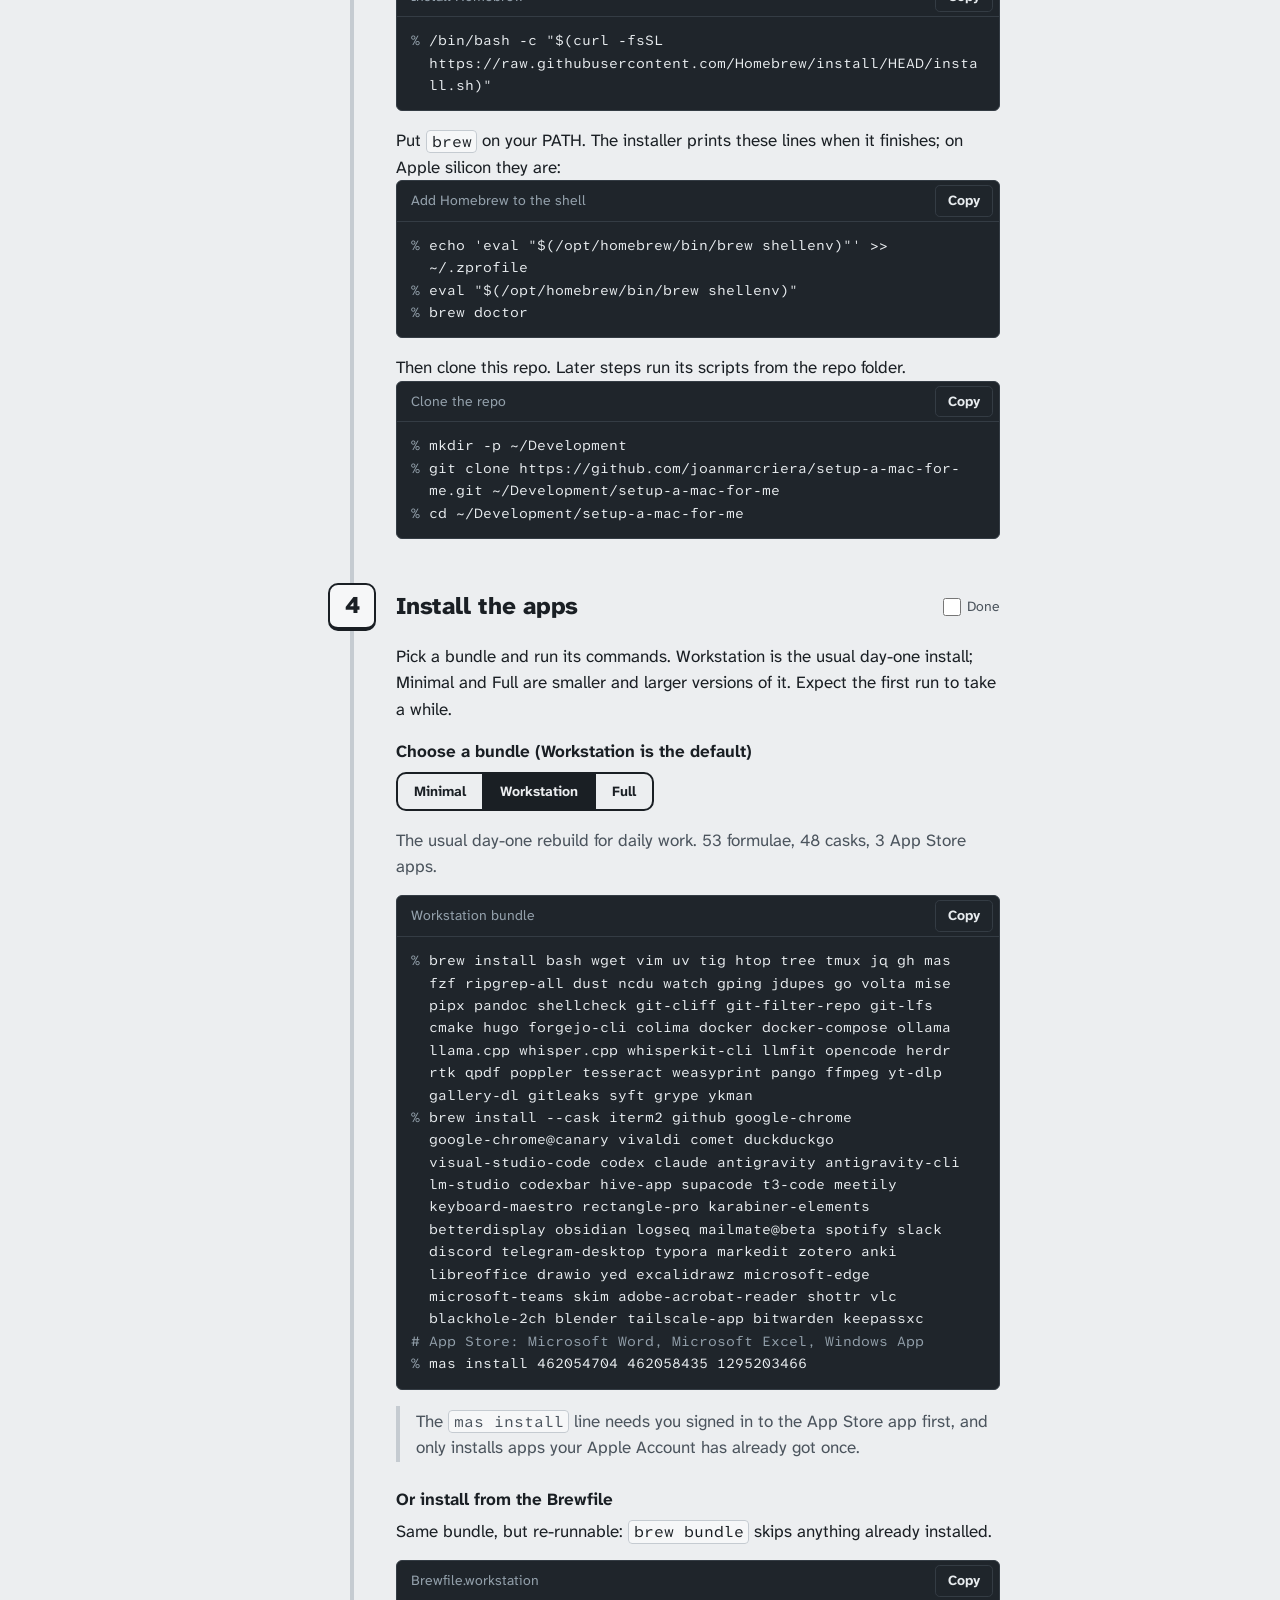
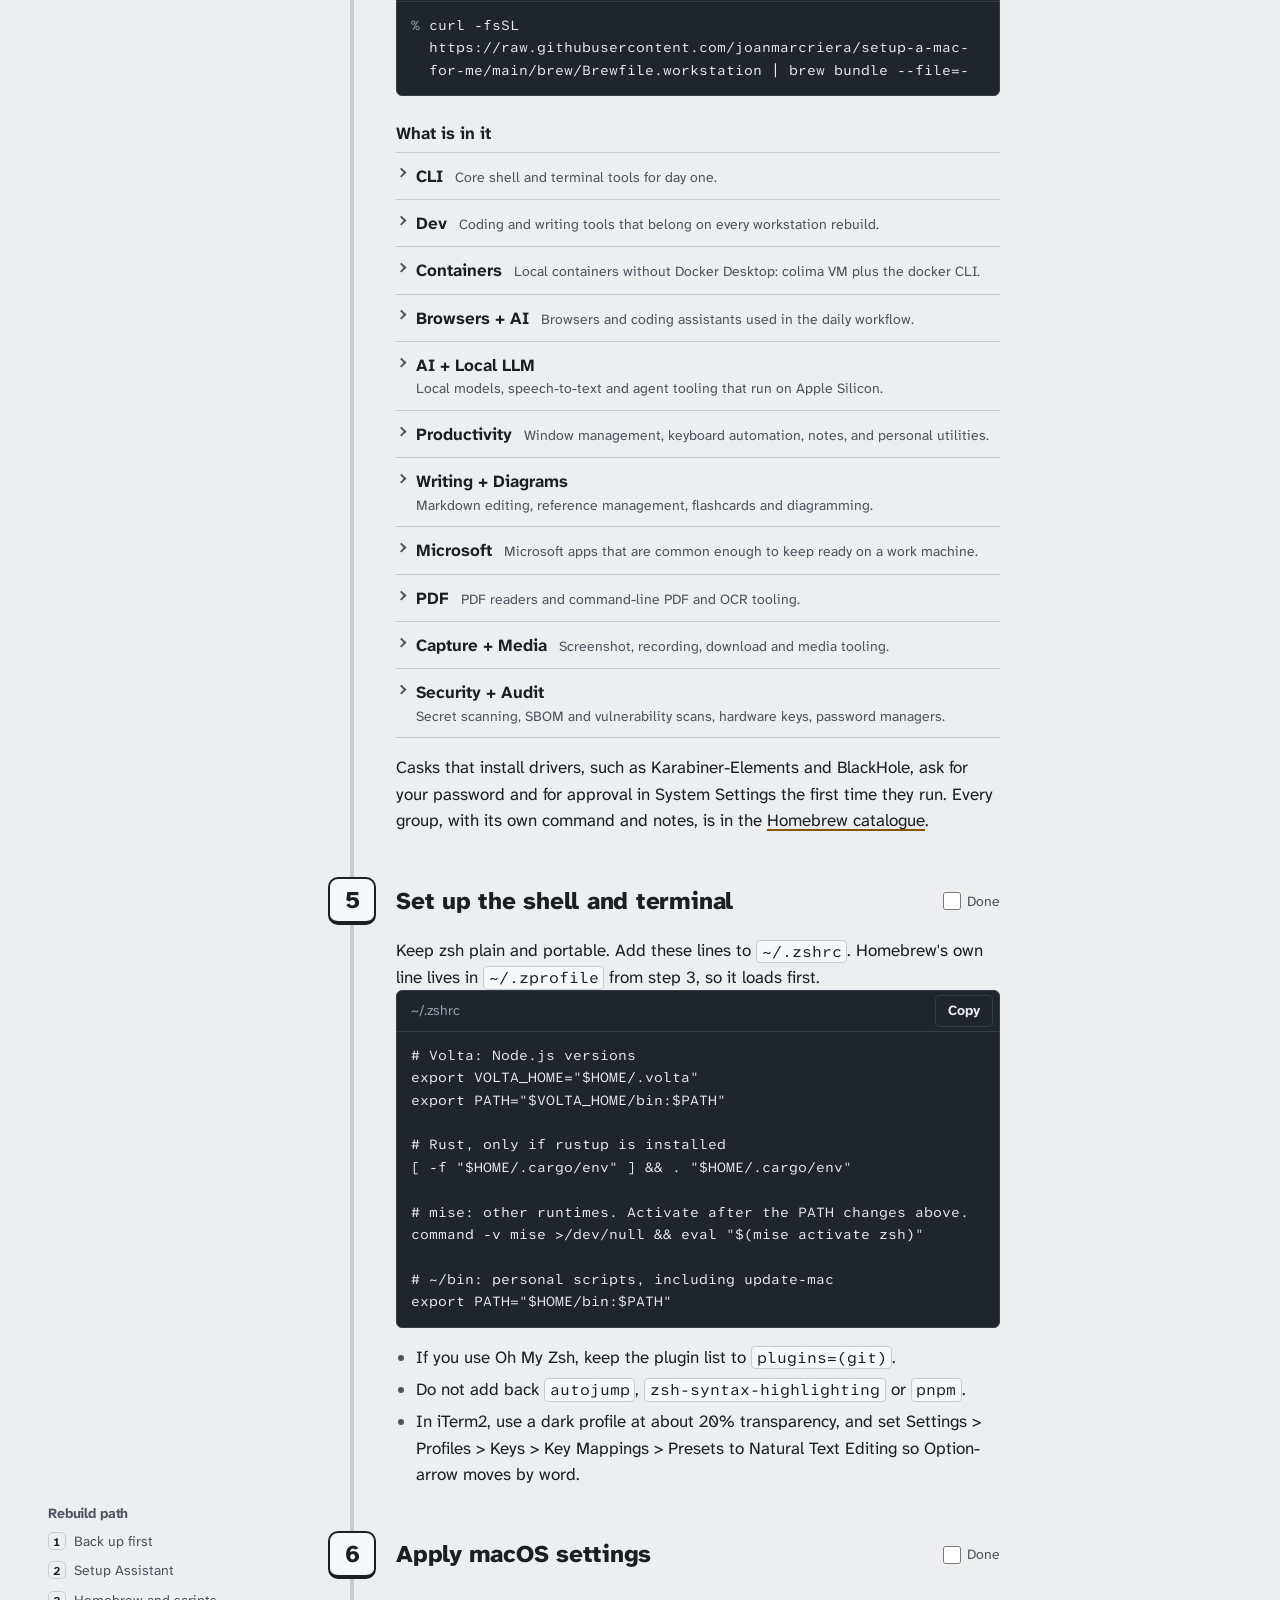
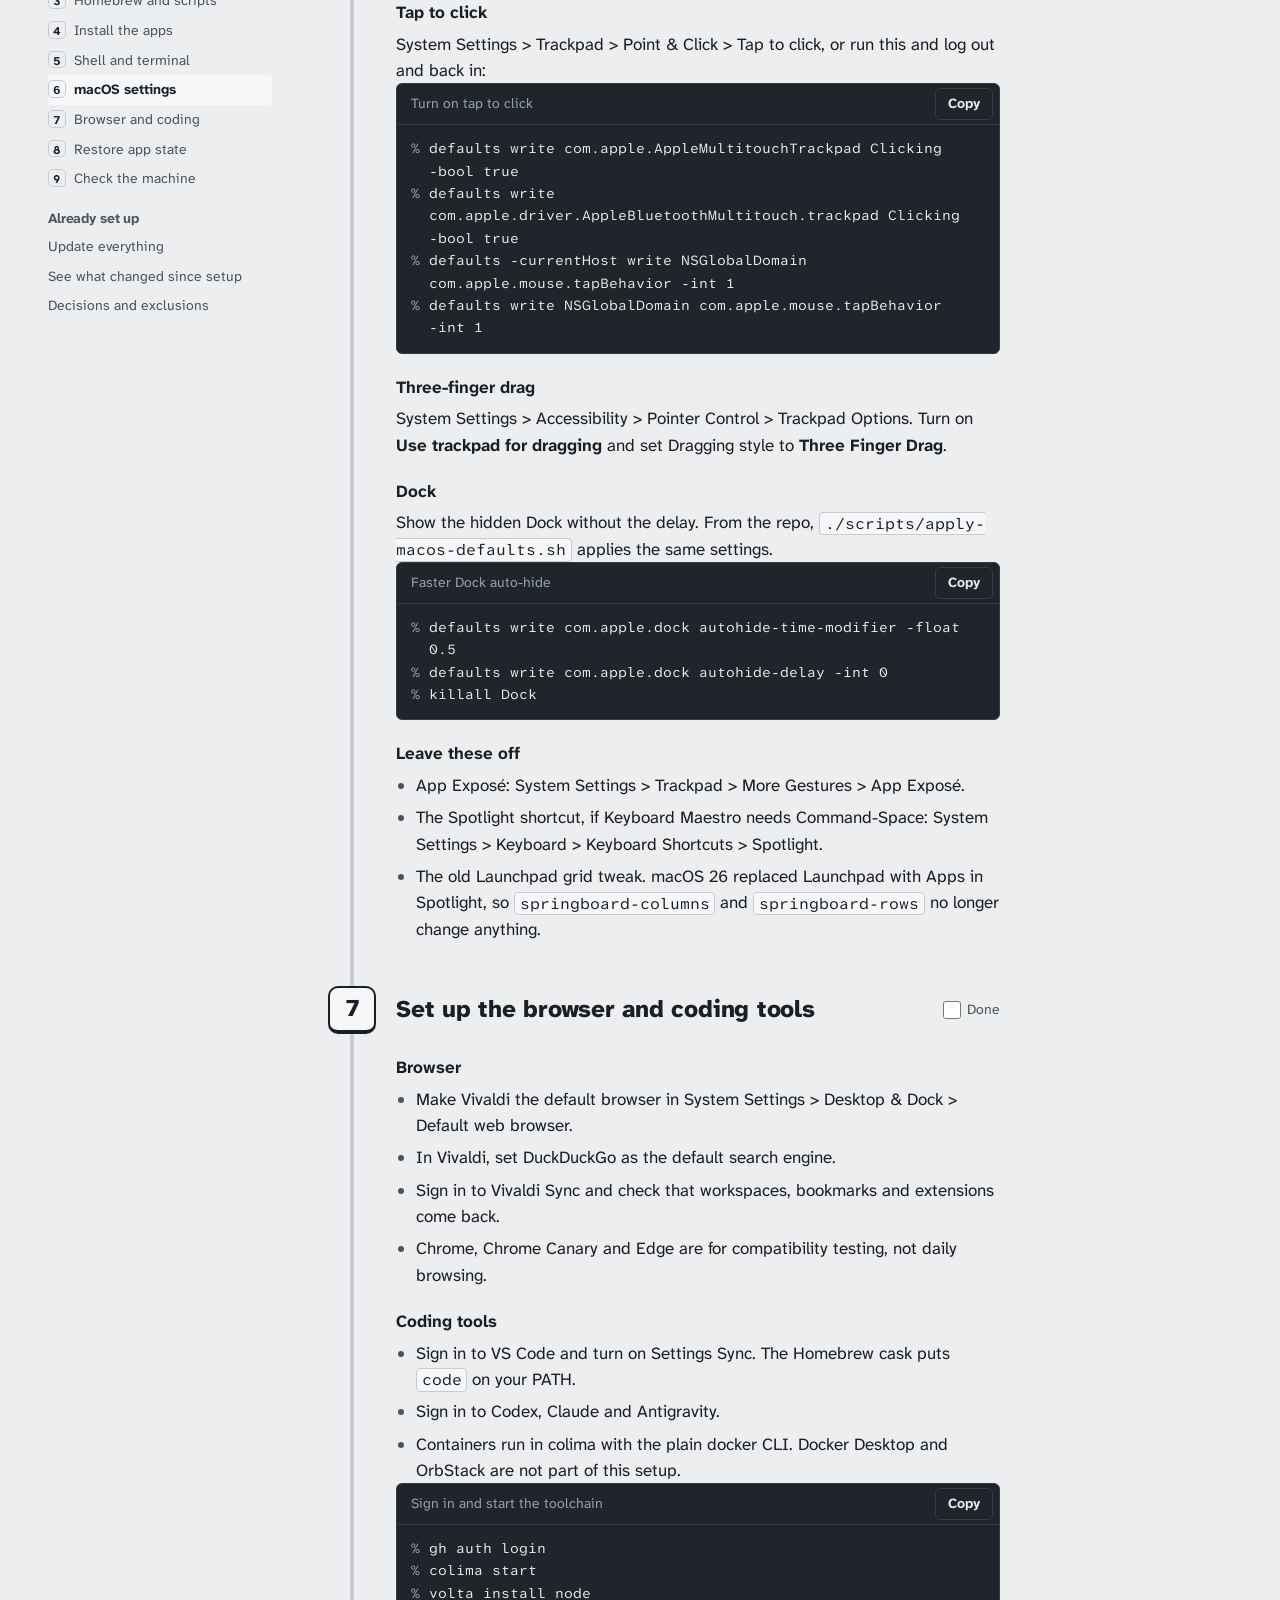
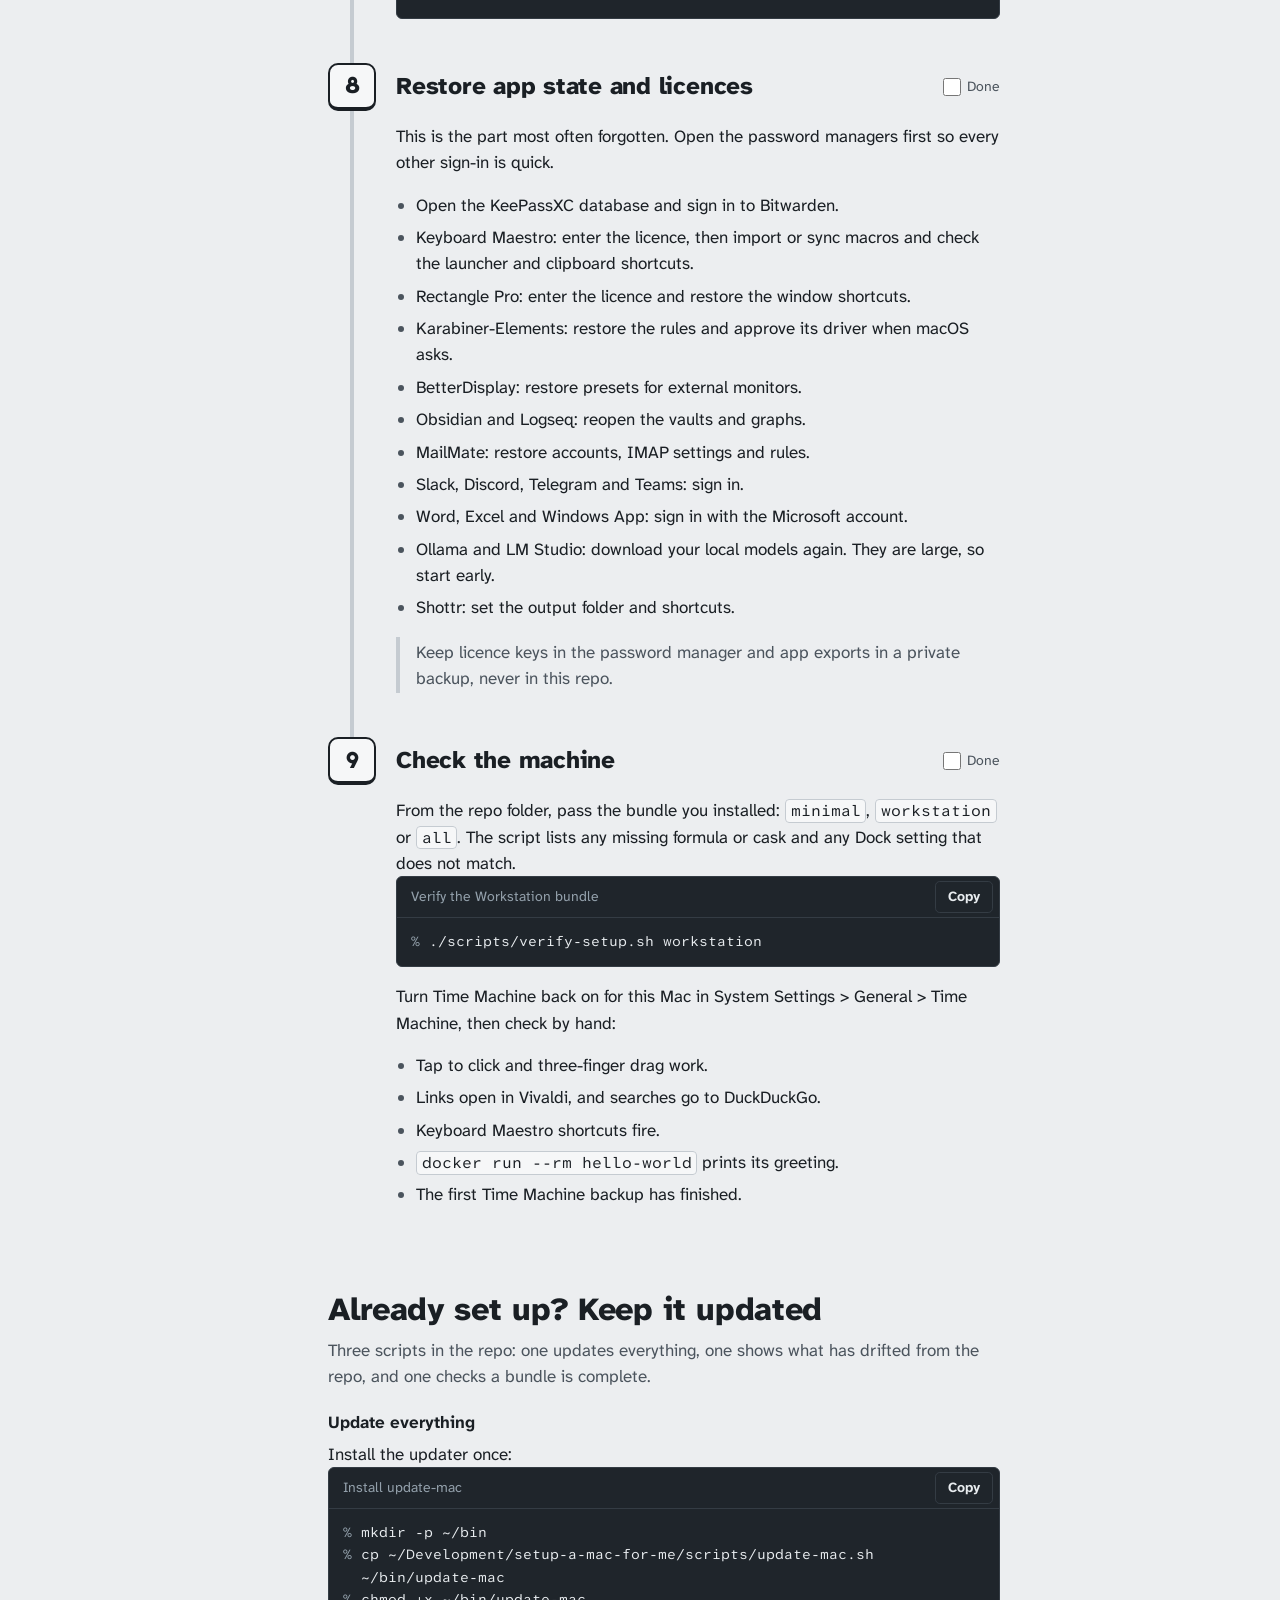
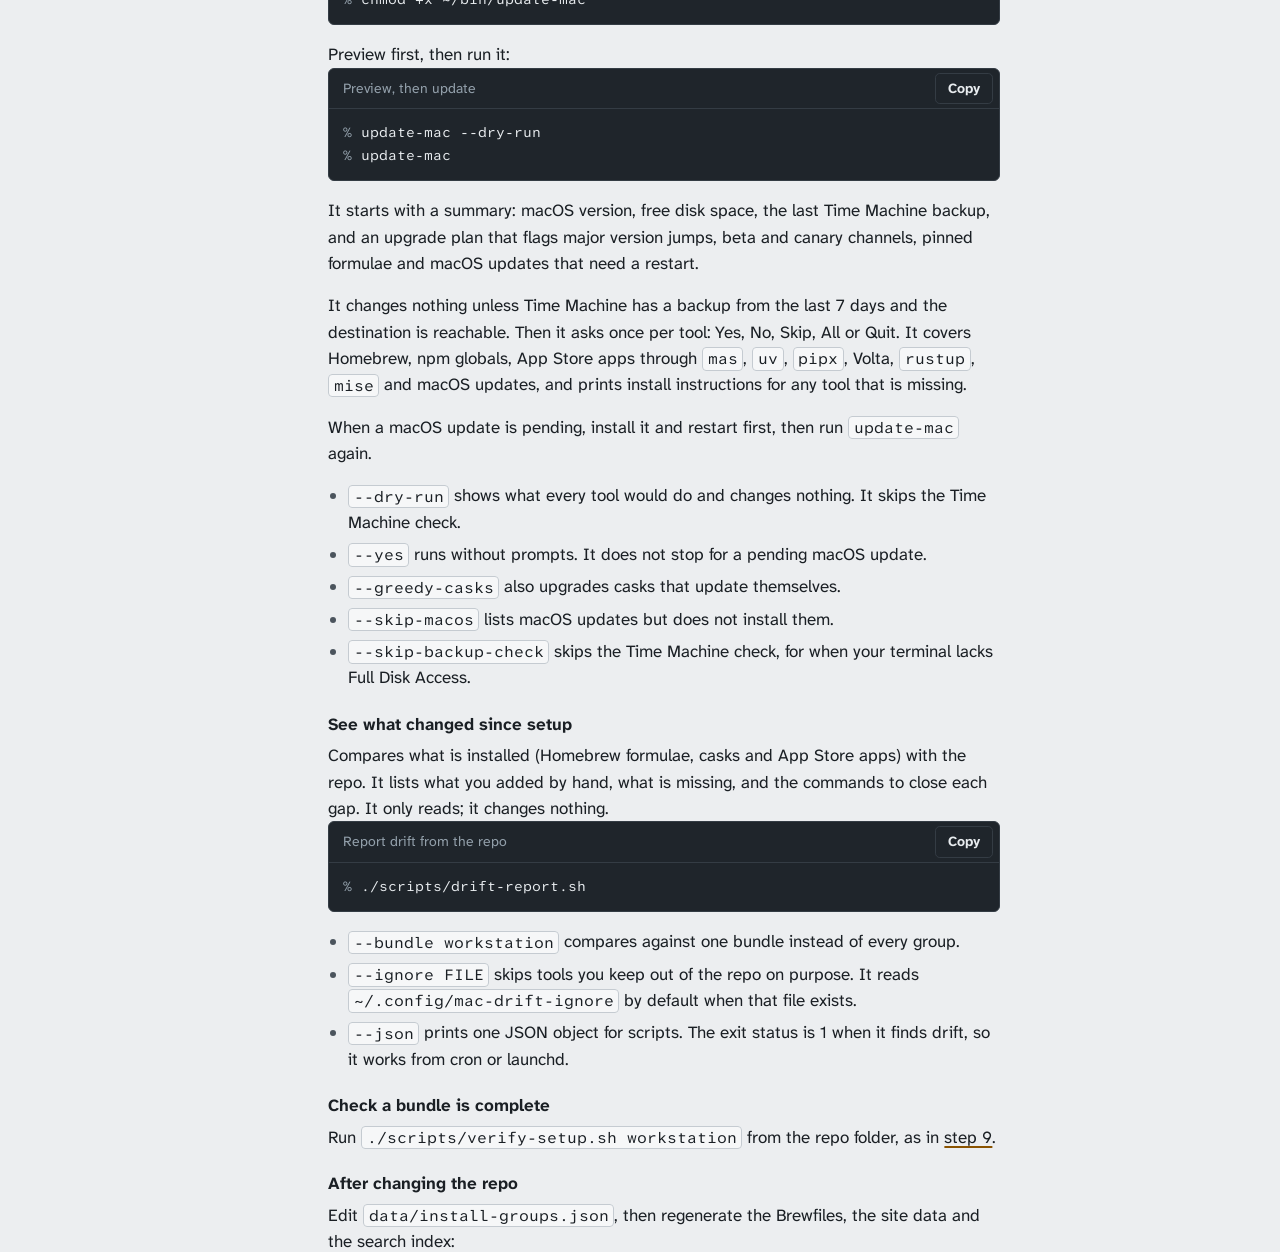
<file: docs/restore-state.html>
<!doctype html>
<html lang="en-GB">
  <head>
    <meta charset="utf-8">
    <meta name="viewport" content="width=device-width, initial-scale=1">
    <meta name="robots" content="noindex">
    <meta http-equiv="refresh" content="0; url=index.html#restore-state">
    <title>Restore state | mac.riera.co.uk</title>
    <link rel="canonical" href="https://mac.riera.co.uk/index.html#restore-state">
  </head>
  <body>
    <p>Moved to <a href="index.html#restore-state">Step 8: Restore app state and licences</a> in the rebuild guide.</p>
  </body>
</html>
</file>
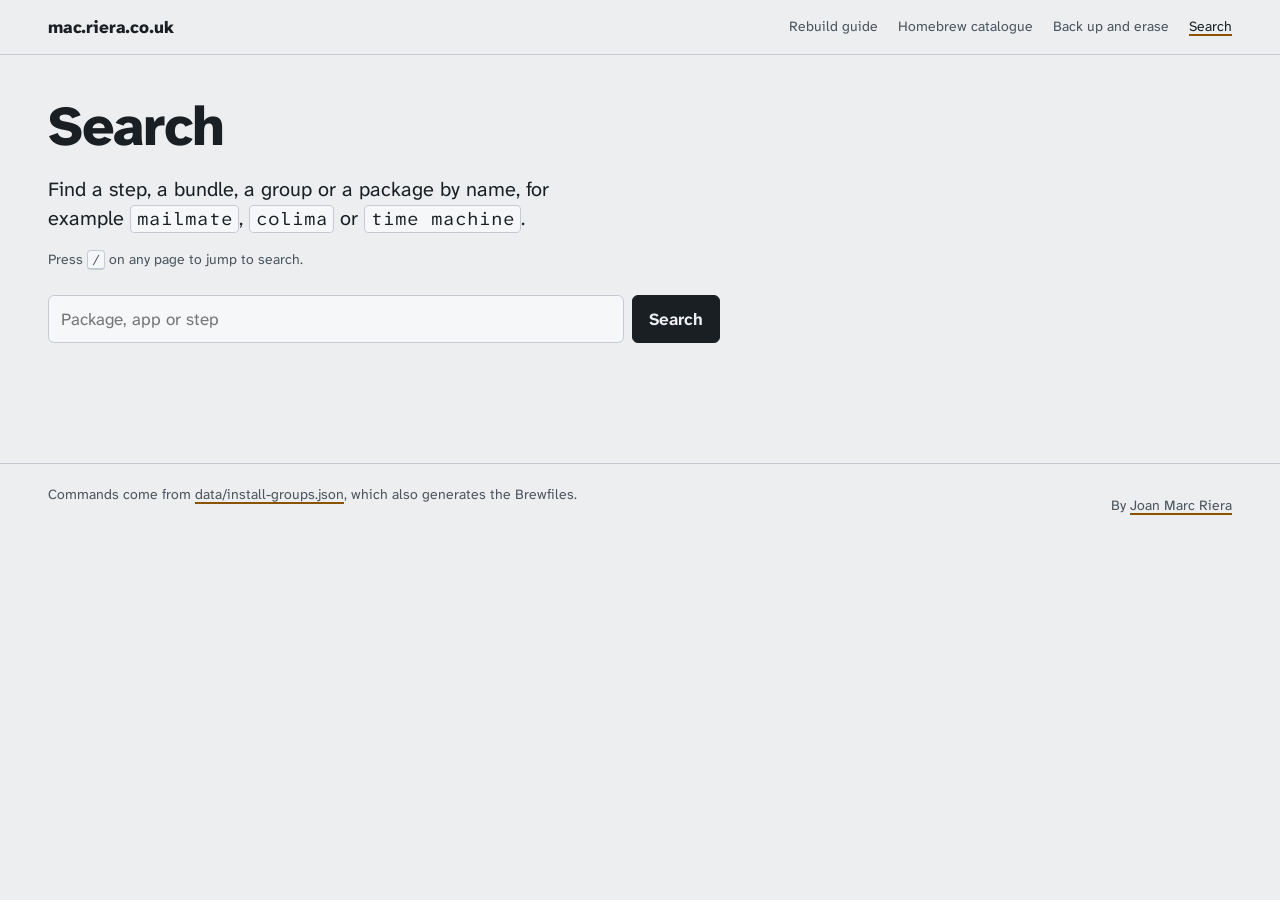
<file: docs/search.html>
<!doctype html>
<html lang="en-GB">
  <head>
    <meta charset="utf-8">
    <meta name="viewport" content="width=device-width, initial-scale=1">
    <title>Search | mac.riera.co.uk</title>
    <meta name="description" content="Search the mac.riera.co.uk rebuild guide by step, bundle, group or package name.">
    <meta name="color-scheme" content="light dark">
    <link rel="icon" href="assets/favicon.svg" type="image/svg+xml">
    <link rel="preconnect" href="https://fonts.googleapis.com">
    <link rel="preconnect" href="https://fonts.gstatic.com" crossorigin>
    <link rel="stylesheet" href="https://fonts.googleapis.com/css2?family=Atkinson+Hyperlegible+Mono:wght@400;600&amp;family=Atkinson+Hyperlegible+Next:ital,wght@0,400;0,700;0,800;1,400&amp;display=swap">
    <link rel="stylesheet" href="assets/style.css">
    <script>document.documentElement.classList.add("js");</script>
    <script defer src="assets/app.js"></script>
    <script defer src="assets/search.js"></script>
  </head>
  <body>
    <a class="skip-link" href="#main">Skip to content</a>
    <header class="site-header">
      <div class="site-header-inner">
        <a class="wordmark" href="index.html">mac.riera.co.uk</a>
        <nav class="site-nav" aria-label="Site">
          <a href="index.html">Rebuild guide</a>
          <a href="homebrew.html">Homebrew catalogue</a>
          <a href="factory-reset.html">Back up and erase</a>
          <a href="search.html" aria-current="page">Search</a>
        </nav>
      </div>
    </header>

    <main id="main" class="page page-narrow">
      <section class="intro">
        <h1>Search</h1>
        <p class="lead">Find a step, a bundle, a group or a package by name, for example <code>mailmate</code>, <code>colima</code> or <code>time machine</code>.</p>
        <p class="meta">Press <kbd>/</kbd> on any page to jump to search.</p>
        <form class="search-form" action="search.html" method="get" role="search" data-search-page-form>
          <label class="visually-hidden" for="search-q">Search the guide</label>
          <input id="search-q" class="site-search-page" type="search" name="q" placeholder="Package, app or step" data-search-page-input>
          <button type="submit">Search</button>
        </form>
      </section>

      <p class="search-count" data-search-count role="status"></p>
      <ul class="search-results" data-search-results></ul>
      <noscript><p class="aside">Search runs in your browser and needs JavaScript. The <a href="homebrew.html">Homebrew catalogue</a> lists every package.</p></noscript>
    </main>

    <footer class="site-footer">
      <div class="site-footer-inner">
        <p>Commands come from <a href="https://github.com/joanmarcriera/setup-a-mac-for-me/blob/main/data/install-groups.json">data/install-groups.json</a>, which also generates the Brewfiles.</p>
        <p>By <a href="https://riera.co.uk/">Joan Marc Riera</a></p>
      </div>
    </footer>
  </body>
</html>
</file>
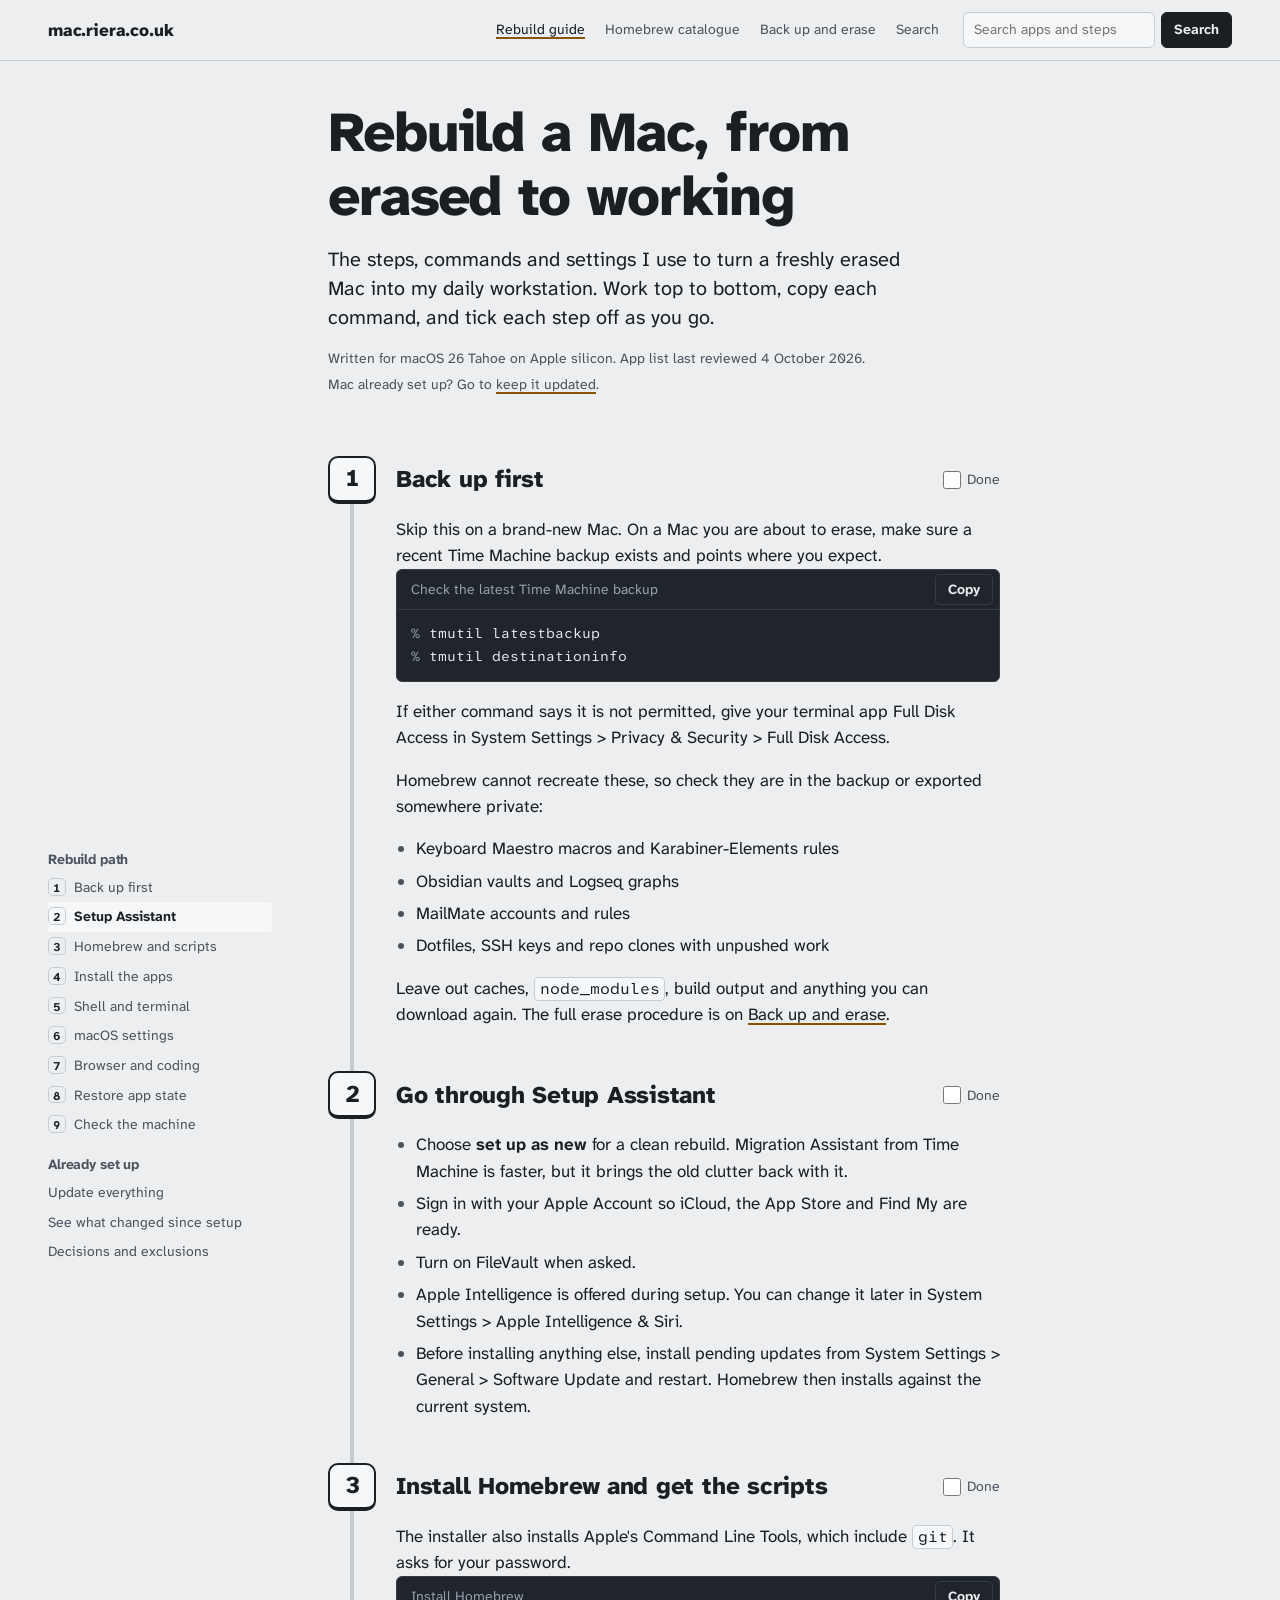
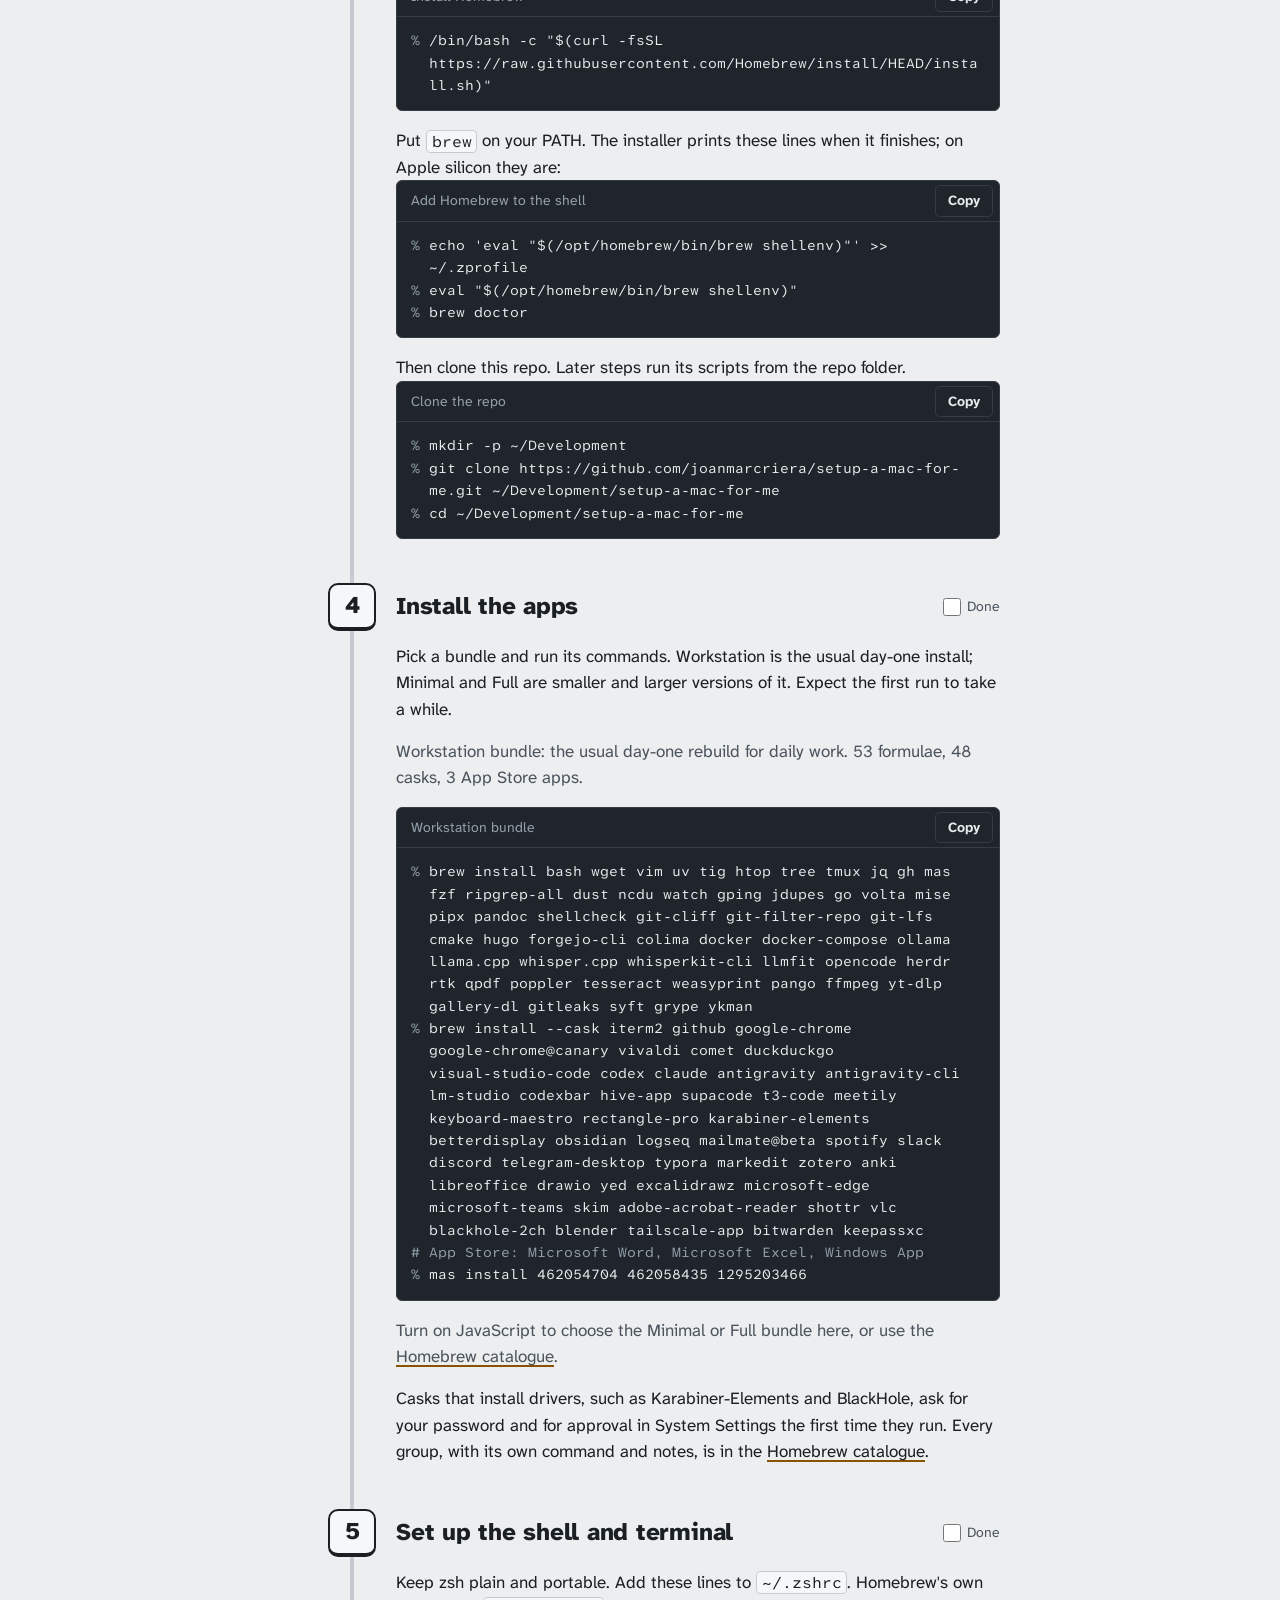
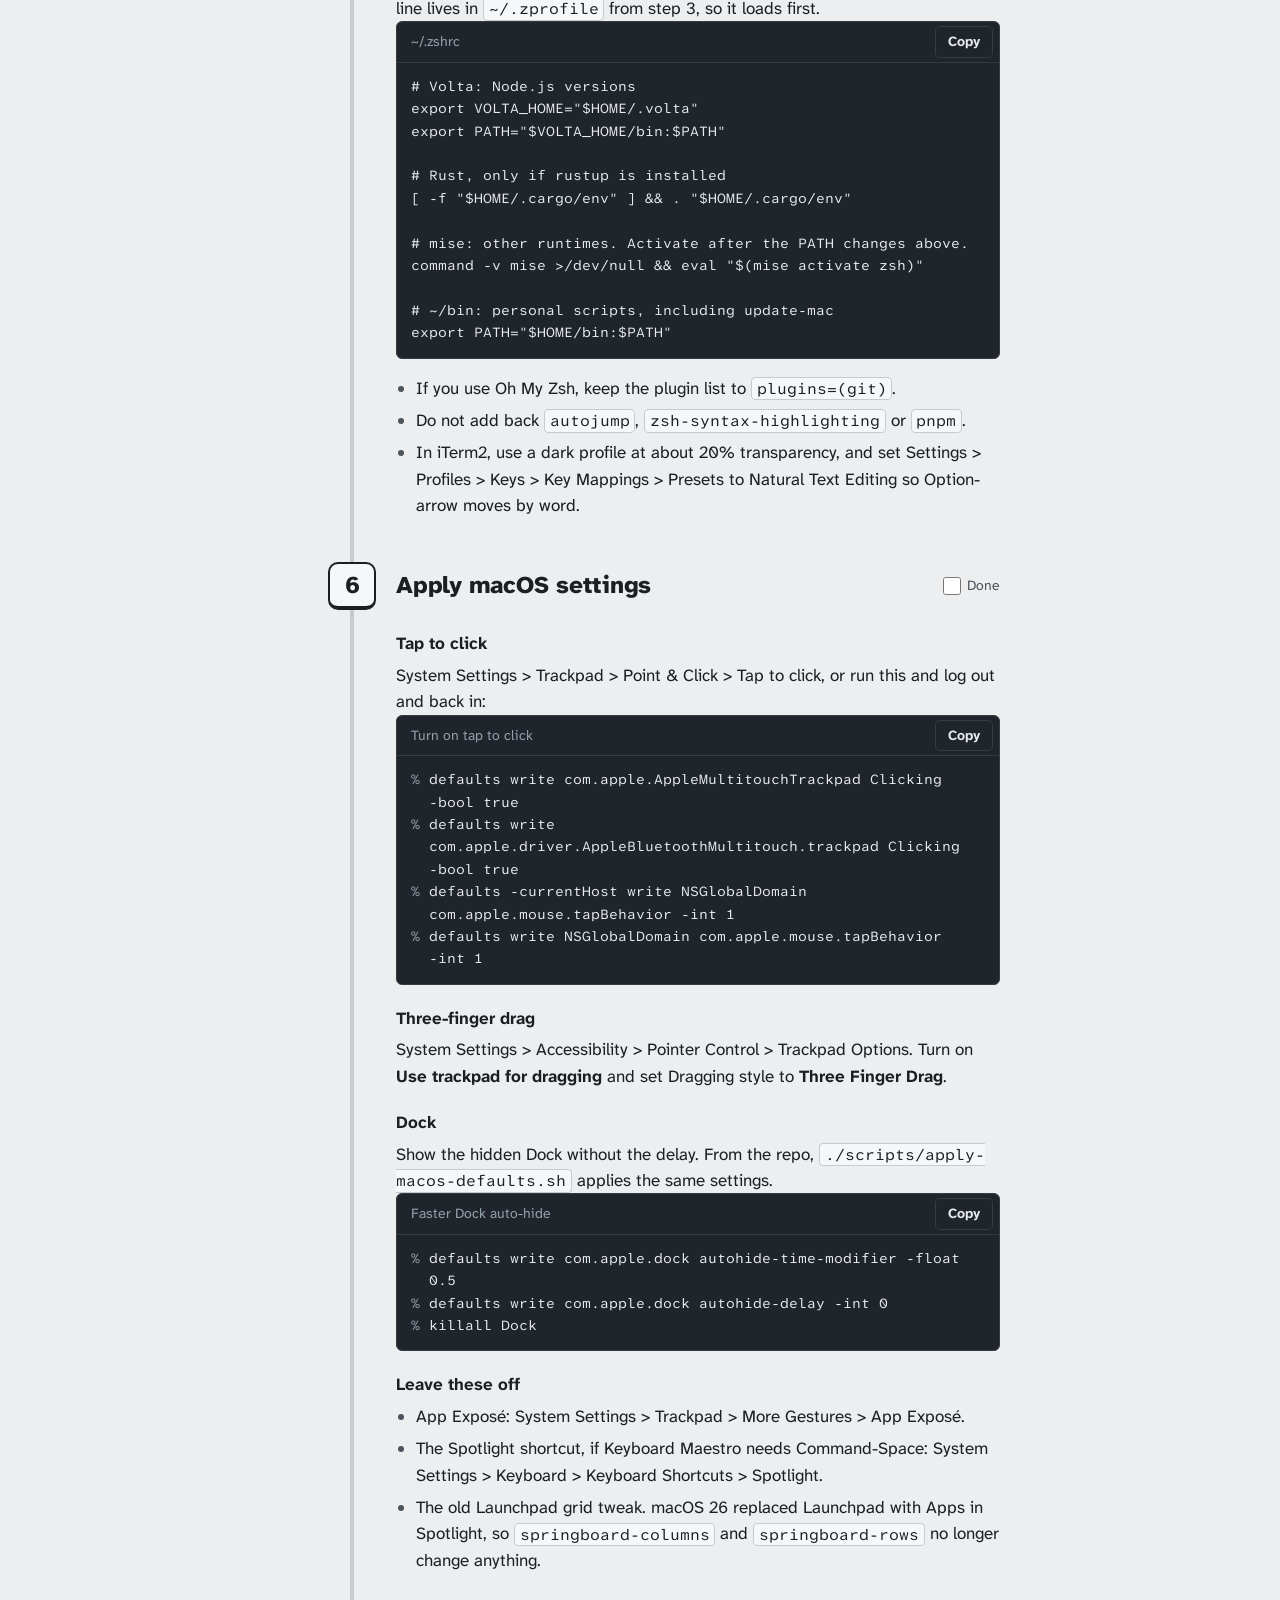
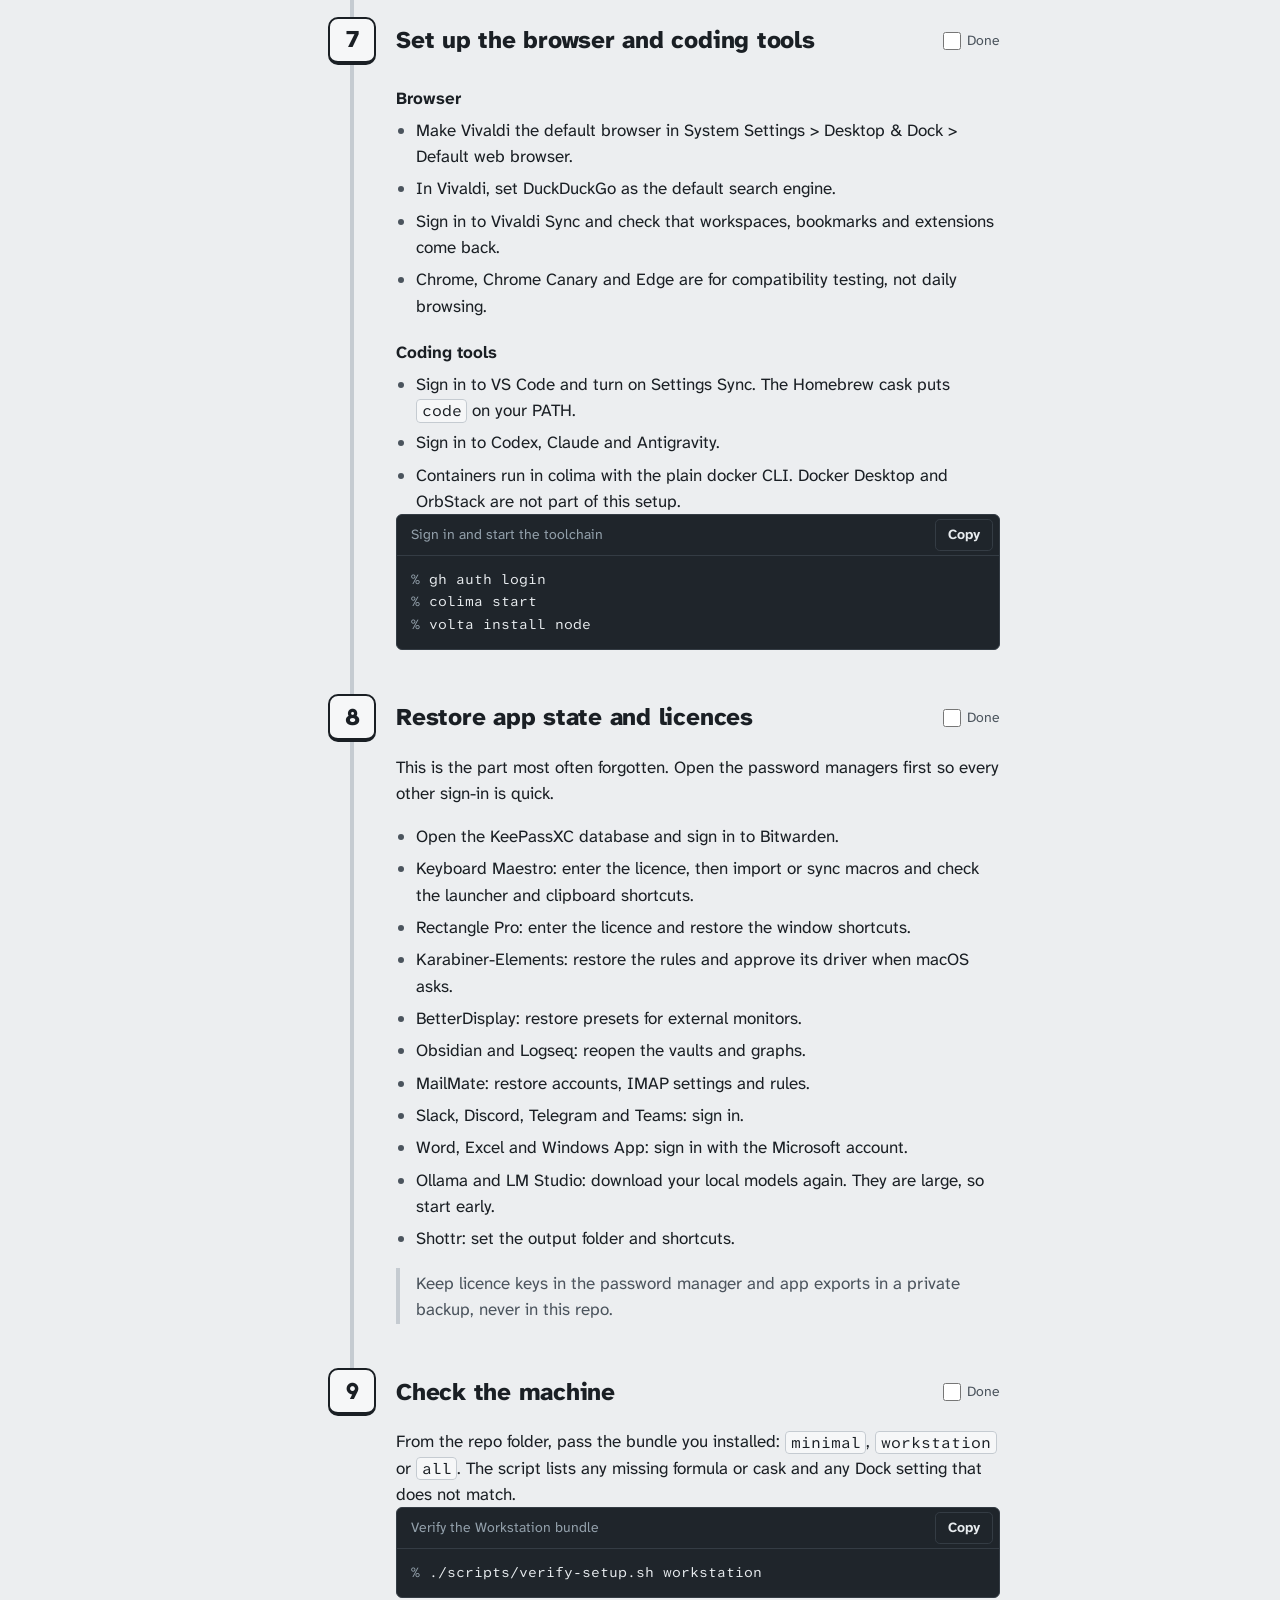
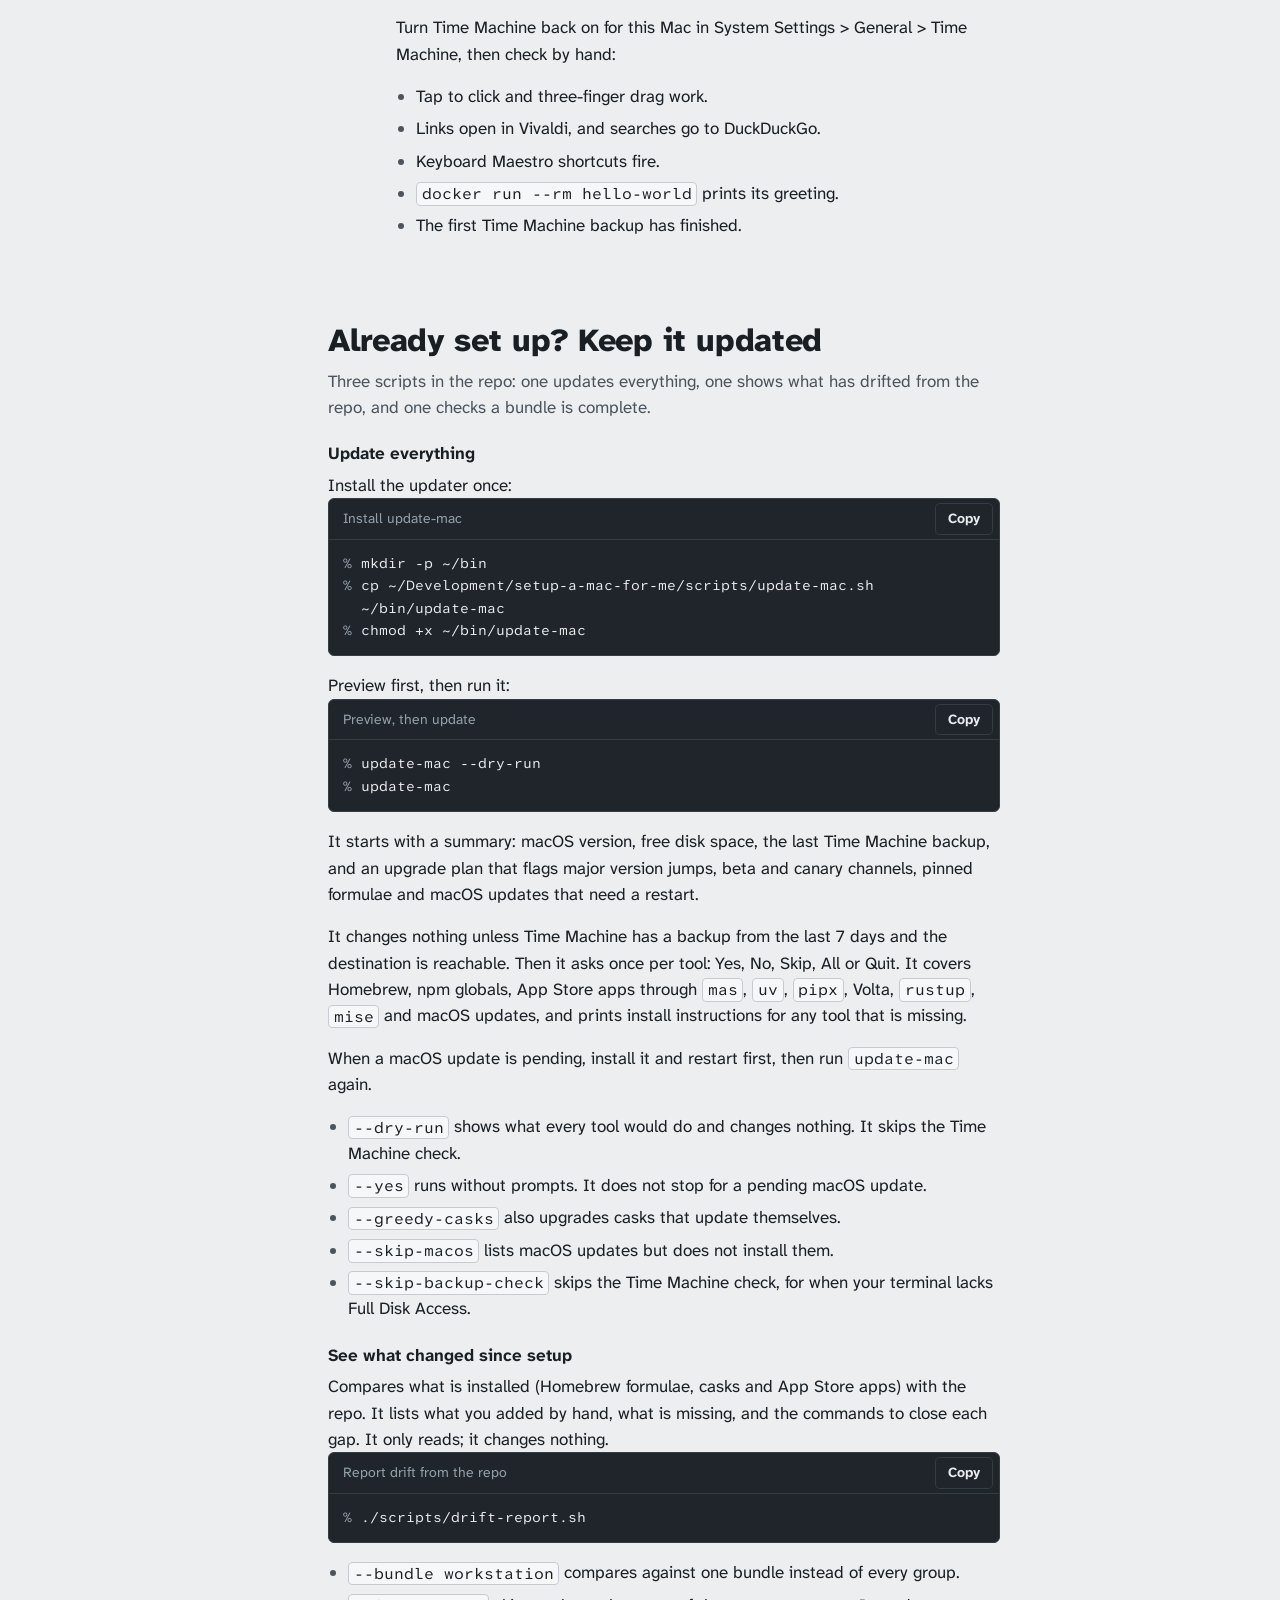
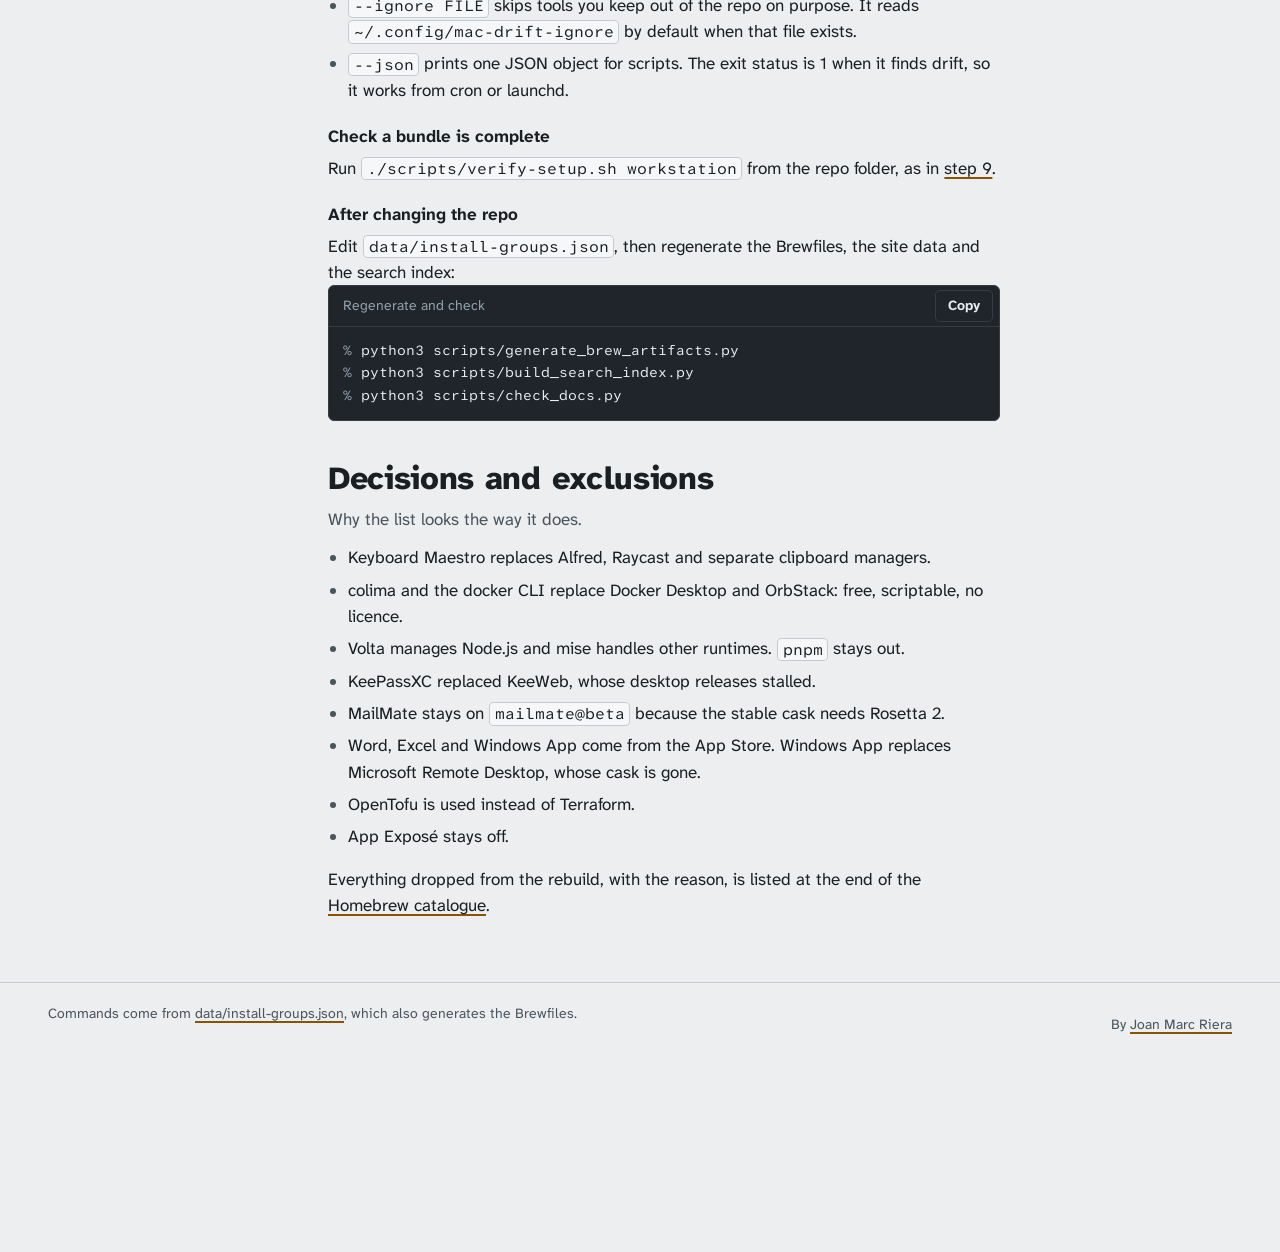
<file: docs/terminal.html>
<!doctype html>
<html lang="en-GB">
  <head>
    <meta charset="utf-8">
    <meta name="viewport" content="width=device-width, initial-scale=1">
    <meta name="robots" content="noindex">
    <meta http-equiv="refresh" content="0; url=index.html#terminal">
    <title>Terminal | mac.riera.co.uk</title>
    <link rel="canonical" href="https://mac.riera.co.uk/index.html#terminal">
  </head>
  <body>
    <p>Moved to <a href="index.html#terminal">Step 5: Set up the shell and terminal</a> in the rebuild guide.</p>
  </body>
</html>
</file>
<file: docs/assets/style.css>
/*
 * mac.riera.co.uk — site styles.
 *
 * Identity: an engineer's rebuild runbook. Aluminium paper, graphite ink,
 * one Homebrew-amber accent used only as a fill (step progress, copy feedback).
 * Type is Atkinson Hyperlegible Next for prose and Atkinson Hyperlegible Mono for
 * commands: chosen because it separates l/1/I and 0/O, which matters when people
 * read commands under stress. The one bold element is the step rail on the
 * rebuild path; everything else stays quiet.
 *
 * No build step: plain CSS, custom properties for tokens, dark mode via
 * prefers-color-scheme.
 */

:root {
  --paper: #eceef0;          /* aluminium */
  --paper-raised: #f6f7f8;
  --ink: #1a1f24;            /* graphite */
  --ink-2: #4b545d;          /* slate, secondary text (6.7:1 on paper) */
  --rule: #c5cbd1;
  --amber: #f0a500;          /* Homebrew amber: fills only, never text on paper */
  --amber-deep: #8a5300;     /* link underline + focus ring on paper (5.4:1) */
  --on-amber: #1a1f24;
  --term: #1f252b;           /* command block */
  --term-ink: #e8ecef;
  --term-dim: #93a0ab;       /* prompt glyph + captions inside blocks */
  --term-rule: #343c44;
  --focus: var(--amber-deep);

  --font-sans: "Atkinson Hyperlegible Next", system-ui, -apple-system, "Helvetica Neue", sans-serif;
  --font-mono: "Atkinson Hyperlegible Mono", ui-monospace, "SF Mono", Menlo, monospace;

  /* Type scale: 14 / 16 / 17 (body) / 20 / 24 / 32 / 48+ */
  --step--1: 0.875rem;
  --step-0: 1.0625rem;
  --step-1: 1.25rem;
  --step-2: 1.5rem;
  --step-3: 2rem;
  --step-4: clamp(2.25rem, 1.4rem + 3.6vw, 3.5rem);

  --gutter: 16px;
  --measure: 42rem;
  --rail-x: 1.5rem;          /* centre line of the step rail */
  --tile: 3rem;              /* step numeral tile */
  --radius-key: 0.625rem;    /* keycap radius for step tiles */
  --radius-block: 0.375rem;  /* command blocks, inputs */

  color-scheme: light;
}

@media (prefers-color-scheme: dark) {
  :root {
    --paper: #171a1e;
    --paper-raised: #1f2328;
    --ink: #e4e8ec;
    --ink-2: #a7b1bb;
    --rule: #353c44;
    --amber: #f2b233;
    --amber-deep: #f2b233;
    --on-amber: #1a1f24;
    --term: #232930;
    --term-ink: #e8ecef;
    --term-dim: #97a3ae;
    --term-rule: #3b434c;
    color-scheme: dark;
  }
}

/* ---------- Base ---------- */

*,
*::before,
*::after {
  box-sizing: border-box;
}

html {
  -webkit-text-size-adjust: 100%;
  text-size-adjust: 100%;
}

@media (prefers-reduced-motion: no-preference) {
  html {
    scroll-behavior: smooth;
  }
}

body {
  margin: 0;
  background: var(--paper);
  color: var(--ink);
  font-family: var(--font-sans);
  font-size: var(--step-0);
  line-height: 1.55;
  overflow-wrap: break-word;
}

h1,
h2,
h3 {
  line-height: 1.15;
  margin: 0;
  text-wrap: balance;
}

h1 {
  font-size: var(--step-4);
  font-weight: 800;
  letter-spacing: -0.02em;
}

h2 {
  font-size: var(--step-2);
  font-weight: 800;
  letter-spacing: -0.01em;
}

h3 {
  font-size: var(--step-0);
  font-weight: 700;
}

p,
ul,
ol {
  margin: 0;
}

p + p,
p + ul,
ul + p {
  margin-top: 0.75em;
}

a {
  color: inherit;
  text-decoration-line: underline;
  text-decoration-color: var(--amber-deep);
  text-decoration-thickness: 2px;
  text-underline-offset: 0.18em;
}

a:hover {
  text-decoration-thickness: 3px;
}

code,
kbd {
  font-family: var(--font-mono);
  font-size: 0.92em;
}

:not(pre) > code {
  background: var(--paper-raised);
  border: 1px solid var(--rule);
  border-radius: 0.25rem;
  padding: 0.05em 0.3em;
}

kbd {
  border: 1px solid var(--rule);
  border-bottom-width: 2px;
  border-radius: 0.25rem;
  padding: 0 0.3em;
  background: var(--paper-raised);
}

:focus-visible {
  outline: 3px solid var(--focus);
  outline-offset: 2px;
  border-radius: 2px;
}

.visually-hidden {
  position: absolute;
  width: 1px;
  height: 1px;
  overflow: hidden;
  clip: rect(0 0 0 0);
  clip-path: inset(50%);
  white-space: nowrap;
}

.skip-link {
  position: absolute;
  left: var(--gutter);
  top: -4rem;
  z-index: 20;
  background: var(--ink);
  color: var(--paper);
  padding: 0.5rem 0.75rem;
  border-radius: var(--radius-block);
  text-decoration: none;
}

.skip-link:focus {
  top: 0.5rem;
}

.muted {
  color: var(--ink-2);
}

/* ---------- Site header ---------- */

.site-header {
  border-bottom: 1px solid var(--rule);
}

.site-header-inner {
  max-width: 76rem;
  margin: 0 auto;
  padding: 0.75rem var(--gutter);
  display: flex;
  flex-wrap: wrap;
  align-items: center;
  gap: 0.5rem 1.5rem;
}

.wordmark {
  font-weight: 800;
  text-decoration: none;
  letter-spacing: -0.01em;
  margin-right: auto;
}

.site-nav {
  display: flex;
  flex-wrap: wrap;
  gap: 0.25rem 1.25rem;
  font-size: var(--step--1);
}

.site-nav a {
  text-decoration: none;
  color: var(--ink-2);
  padding: 0.25rem 0;
}

.site-nav a:hover,
.site-nav a[aria-current="page"] {
  color: var(--ink);
  text-decoration: underline;
  text-decoration-color: var(--amber-deep);
  text-decoration-thickness: 2px;
}

.site-search {
  display: flex;
  gap: 0.375rem;
}

.site-search input,
.search-form input {
  font: inherit;
  font-size: var(--step--1);
  color: var(--ink);
  background: var(--paper-raised);
  border: 1px solid var(--rule);
  border-radius: var(--radius-block);
  padding: 0.375rem 0.625rem;
  min-width: 0;
  width: 12rem;
}

.search-form input {
  font-size: var(--step-0);
  width: 100%;
  padding: 0.625rem 0.75rem;
}

.button,
.site-search button,
.search-form button {
  font: inherit;
  font-size: var(--step--1);
  font-weight: 700;
  color: var(--paper);
  background: var(--ink);
  border: 1px solid var(--ink);
  border-radius: var(--radius-block);
  padding: 0.375rem 0.75rem;
  cursor: pointer;
}

.search-form button {
  font-size: var(--step-0);
  padding: 0.625rem 1rem;
}

.button-quiet {
  color: var(--ink);
  background: transparent;
  border-color: var(--rule);
}

@media (max-width: 40rem) {
  .site-search {
    width: 100%;
  }

  .site-search input {
    flex: 1;
    width: auto;
  }
}

/* ---------- Page frame ---------- */

.page {
  max-width: 76rem;
  margin: 0 auto;
  padding: 0 var(--gutter) 4rem;
}

.page-narrow > * {
  max-width: var(--measure);
}

.layout {
  display: grid;
  grid-template-columns: minmax(0, 1fr);
}

@media (min-width: 62rem) {
  .layout {
    grid-template-columns: 14rem minmax(0, 1fr);
    gap: 3.5rem;
  }
}

.layout-main {
  min-width: 0;
  max-width: var(--measure);
}

/* ---------- Intro ---------- */

.intro {
  padding: 2.5rem 0 2rem;
}

.intro .lead {
  margin-top: 1rem;
  font-size: var(--step-1);
  line-height: 1.45;
  max-width: 36rem;
}

.intro .meta {
  margin-top: 1rem;
  color: var(--ink-2);
  font-size: var(--step--1);
}

.intro .meta + .meta {
  margin-top: 0.25rem;
}

/* ---------- On-page nav (sticky) ---------- */

.toc-wrap {
  position: relative;
}

.toc-toggle {
  display: none;
}

.toc {
  padding: 1rem 0 0.5rem;
  font-size: var(--step--1);
}

.toc h2 {
  font-size: var(--step--1);
  font-weight: 700;
  color: var(--ink-2);
  margin: 1rem 0 0.375rem;
}

.toc h2:first-child {
  margin-top: 0;
}

.toc ol,
.toc ul {
  list-style: none;
  padding: 0;
}

.toc a {
  display: flex;
  gap: 0.5rem;
  align-items: baseline;
  padding: 0.25rem 0.5rem;
  margin-left: -0.5rem;
  border-radius: 0.25rem;
  text-decoration: none;
  color: var(--ink-2);
}

.toc a:hover {
  color: var(--ink);
  background: var(--paper-raised);
}

.toc a[aria-current="location"] {
  color: var(--ink);
  font-weight: 700;
  background: var(--paper-raised);
}

.toc .n {
  flex: none;
  width: 1.5em;
  height: 1.5em;
  display: inline-grid;
  place-items: center;
  font-weight: 700;
  font-size: 0.85em;
  border: 1px solid var(--rule);
  border-radius: 0.3rem;
  color: var(--ink);
  font-variant-numeric: tabular-nums;
}

.toc .is-done .n {
  background: var(--amber);
  border-color: var(--amber);
  color: var(--on-amber);
}

.toc-reset {
  margin-top: 1rem;
}

@media (min-width: 62rem) {
  .toc-wrap {
    position: sticky;
    top: 0;
    align-self: start;
    max-height: 100vh;
    overflow-y: auto;
    padding: 1.5rem 0 2rem;
  }
}

/* Mobile with JS: collapse the nav into a sticky "where am I" bar. */
@media (max-width: 61.99rem) {
  .js .toc-wrap {
    position: sticky;
    top: 0;
    z-index: 10;
    margin: 0 calc(var(--gutter) * -1);
    padding: 0 var(--gutter);
    background: var(--paper);
    border-bottom: 1px solid var(--rule);
  }

  .js .toc-toggle {
    display: flex;
    width: 100%;
    align-items: center;
    justify-content: space-between;
    gap: 0.75rem;
    font: inherit;
    font-size: var(--step--1);
    font-weight: 700;
    color: var(--ink);
    background: none;
    border: 0;
    padding: 0.75rem 0;
    text-align: left;
    cursor: pointer;
  }

  .js .toc-toggle::after {
    content: "";
    flex: none;
    width: 0.5rem;
    height: 0.5rem;
    border-right: 2px solid currentColor;
    border-bottom: 2px solid currentColor;
    transform: translateY(-25%) rotate(45deg);
  }

  .js .toc-wrap.is-open .toc-toggle::after {
    transform: translateY(25%) rotate(-135deg);
  }

  .js .toc {
    display: none;
    max-height: 70vh;
    overflow-y: auto;
    padding-top: 0;
    padding-bottom: 1rem;
  }

  .js .toc-wrap.is-open .toc {
    display: block;
  }

  .toc {
    border-bottom: 1px solid var(--rule);
  }

  .js .toc {
    border-bottom: 0;
  }
}

/* ---------- Sections ---------- */

.part {
  padding-top: 2.5rem;
  scroll-margin-top: 3.5rem;
}

.part > h2 {
  font-size: var(--step-3);
}

.part > .part-lead {
  margin-top: 0.5rem;
  color: var(--ink-2);
}

/* ---------- The step rail (the one bold element) ---------- */

.path {
  list-style: none;
  padding: 0;
  margin: 1.75rem 0 0;
}

.step {
  position: relative;
  padding: 0 0 2.75rem calc(var(--tile) + 1.25rem);
  scroll-margin-top: 3.5rem;
}

/* Rail segment from this tile down to the next one. */
.step::before {
  content: "";
  position: absolute;
  left: calc(var(--tile) / 2 - 2px);
  top: var(--tile);
  bottom: 0;
  width: 4px;
  background: var(--rule);
  transition: background-color 240ms ease;
}

.step:last-child::before {
  display: none;
}

.step.is-done::before {
  background: var(--amber);
}

.step-num {
  position: absolute;
  left: 0;
  top: 0;
  width: var(--tile);
  height: var(--tile);
  display: grid;
  place-items: center;
  font-size: var(--step-2);
  font-weight: 800;
  font-variant-numeric: tabular-nums;
  color: var(--ink);
  background: var(--paper-raised);
  border: 2px solid var(--ink);
  border-bottom-width: 4px;   /* keycap: heavier bottom edge */
  border-radius: var(--radius-key);
  transition: background-color 240ms ease, border-color 240ms ease;
}

.step.is-done .step-num {
  background: var(--amber);
  border-color: var(--amber);
  color: var(--on-amber);
}

.step-head {
  min-height: var(--tile);
  display: flex;
  flex-wrap: wrap;
  align-items: center;
  gap: 0.25rem 1rem;
}

.step-head h2 {
  flex: 1 1 14rem;
}

.step-done {
  display: none;
  align-items: center;
  gap: 0.4rem;
  font-size: var(--step--1);
  color: var(--ink-2);
  cursor: pointer;
  user-select: none;
}

.js .step-done {
  display: inline-flex;
}

.step-done input {
  width: 1.125rem;
  height: 1.125rem;
  margin: 0;
  accent-color: var(--amber-deep);
}

.step-body {
  margin-top: 0.75rem;
}

.step-body > * + * {
  margin-top: 1rem;
}

.step-body h3 {
  margin-top: 1.5rem;
  scroll-margin-top: 3.5rem;
}

.step-body h3 + * {
  margin-top: 0.5rem;
}

@media (max-width: 30rem) {
  :root {
    --tile: 2.5rem;
  }

  .step {
    padding-left: calc(var(--tile) + 0.875rem);
  }

  .step-num {
    font-size: var(--step-1);
  }

  h2 {
    font-size: var(--step-1);
  }

  .part > h2 {
    font-size: var(--step-2);
  }
}

/* ---------- Lists ---------- */

.list {
  padding-left: 1.25rem;
  list-style: disc;
}

ol.list {
  list-style: decimal;
}

.list li + li {
  margin-top: 0.375rem;
}

.list li::marker {
  color: var(--ink-2);
}

.tight li + li {
  margin-top: 0.125rem;
}

/* ---------- Command blocks ---------- */

.cmd {
  margin: 0;
  background: var(--term);
  color: var(--term-ink);
  border-radius: var(--radius-block);
  border: 1px solid var(--term-rule);
  position: relative;
}

.cmd-bar {
  display: flex;
  align-items: center;
  justify-content: space-between;
  gap: 0.75rem;
  min-height: 2.5rem;
  padding: 0.25rem 0.375rem 0.25rem 0.875rem;
  border-bottom: 1px solid var(--term-rule);
  font-size: var(--step--1);
  color: var(--term-dim);
}

.cmd-bar figcaption,
.cmd-bar .cmd-label {
  min-width: 0;
}

.cmd pre {
  margin: 0;
  padding: 0.75rem 0.875rem 0.875rem;
  font-family: var(--font-mono);
  font-size: 0.875rem;
  line-height: 1.6;
  white-space: pre-wrap;
  overflow-wrap: anywhere;
}

.cmd code {
  font-size: inherit;
}

/* One command per line, with zsh's % prompt as a non-copyable hanging glyph. */
.cmd .ln {
  display: block;
  padding-left: 2ch;
  text-indent: -2ch;
}

.cmd .ln::before {
  content: "% ";
  color: var(--term-dim);
  user-select: none;
  -webkit-user-select: none;
}

.cmd .ln.c {
  color: var(--term-dim);
}

.cmd .w {
  white-space: nowrap;
}

.cmd .ln.c::before,
.cmd-file .ln::before {
  content: "";
}

.cmd-file .ln {
  padding-left: 0;
  text-indent: 0;
  min-height: 1.6em;
}

.copy {
  display: none;
  font: inherit;
  font-size: var(--step--1);
  font-weight: 700;
  color: var(--term-ink);
  background: transparent;
  border: 1px solid var(--term-rule);
  border-radius: 0.3rem;
  padding: 0.25rem 0.75rem;
  cursor: pointer;
  flex: none;
}

.js .copy {
  display: inline-block;
}

.copy:hover {
  border-color: var(--term-dim);
}

.copy.is-copied {
  background: var(--amber);
  border-color: var(--amber);
  color: var(--on-amber);
}

.cmd :focus-visible {
  outline-color: var(--amber);
}

/* ---------- Notes and asides ---------- */

.aside {
  border-left: 4px solid var(--rule);
  padding: 0.125rem 0 0.125rem 1rem;
  color: var(--ink-2);
}

.aside strong {
  color: var(--ink);
}

.warn {
  border-left-color: var(--amber);
}

/* ---------- Bundle chooser ---------- */

.chooser {
  border: 0;
  margin: 0;
  padding: 0;
  min-width: 0;
}

.chooser legend {
  font-weight: 700;
  margin-bottom: 0.5rem;
  padding: 0;
}

.segmented {
  display: inline-flex;
  flex-wrap: wrap;
  border: 2px solid var(--ink);
  border-radius: var(--radius-key);
  overflow: hidden;
}

.segmented label {
  position: relative;
  cursor: pointer;
  flex: 1 1 auto;
  text-align: center;
}

@media (max-width: 30rem) {
  .segmented {
    display: flex;
    flex-wrap: nowrap;
  }
}

.segmented input {
  position: absolute;
  opacity: 0;
  inset: 0;
  margin: 0;
  cursor: pointer;
}

.segmented span {
  display: block;
  padding: 0.4rem 1rem;
  font-weight: 700;
  font-size: var(--step--1);
}

.segmented label + label span {
  border-left: 2px solid var(--ink);
}

.segmented input:checked + span {
  background: var(--ink);
  color: var(--paper);
}

.segmented input:focus-visible + span {
  outline: 3px solid var(--focus);
  outline-offset: -5px;
}

.bundle-summary {
  color: var(--ink-2);
}

[data-install] > * + *,
[data-bundle-detail] > * + * {
  margin-top: 1rem;
}

[data-bundle-detail] > h3 {
  margin-top: 1.75rem;
}

[data-bundle-detail] > h3 + * {
  margin-top: 0.5rem;
}

.groups {
  border-top: 1px solid var(--rule);
}

.group {
  border-bottom: 1px solid var(--rule);
}

.group summary {
  display: flex;
  flex-wrap: wrap;
  align-items: baseline;
  gap: 0 0.75rem;
  padding: 0.625rem 0 0.625rem 1.25rem;
  cursor: pointer;
  list-style: none;
  position: relative;
}

.group summary::-webkit-details-marker {
  display: none;
}

/* Disclosure chevron: points right when closed, down when open. */
.group summary::before {
  content: "";
  position: absolute;
  left: 0.1rem;
  top: 1.05rem;
  width: 0.45rem;
  height: 0.45rem;
  border-right: 2px solid var(--ink-2);
  border-bottom: 2px solid var(--ink-2);
  transform: rotate(-45deg);
  transition: transform 160ms ease;
}

.group[open] summary::before {
  transform: rotate(45deg);
}


.group summary strong {
  font-weight: 700;
}

.group summary .muted {
  font-size: var(--step--1);
}

.group-body {
  padding: 0 0 1rem 1.25rem;
}

.group-body > * + * {
  margin-top: 0.75rem;
}

.pkgs {
  font-family: var(--font-mono);
  font-size: 0.875rem;
  color: var(--ink-2);
}

/* ---------- Catalogue page ---------- */

.catalogue {
  list-style: none;
  padding: 0;
  margin: 1.5rem 0 0;
}

.catalogue > li {
  padding: 1.5rem 0;
  border-top: 1px solid var(--rule);
  scroll-margin-top: 1rem;
}

.catalogue > li > * + * {
  margin-top: 0.75rem;
}

.catalogue h3 {
  font-size: var(--step-1);
}

/* ---------- Search ---------- */

.search-form {
  display: flex;
  gap: 0.5rem;
  margin-top: 1.5rem;
}

.search-count {
  margin-top: 1.5rem;
  color: var(--ink-2);
  font-size: var(--step--1);
}

.search-results {
  list-style: none;
  padding: 0;
  margin: 0.75rem 0 0;
}

.search-results > li {
  padding: 1rem 0;
  border-top: 1px solid var(--rule);
}

.search-results h2 {
  font-size: var(--step-1);
}

.search-results .kind {
  font-size: var(--step--1);
  color: var(--ink-2);
}

.search-results p {
  margin-top: 0.25rem;
}

/* ---------- Footer ---------- */

.site-footer {
  border-top: 1px solid var(--rule);
  color: var(--ink-2);
  font-size: var(--step--1);
}

.site-footer-inner {
  max-width: 76rem;
  margin: 0 auto;
  padding: 1.25rem var(--gutter) 2rem;
  display: flex;
  flex-wrap: wrap;
  gap: 0.5rem 2rem;
  justify-content: space-between;
}

/* ---------- Motion ---------- */

@media (prefers-reduced-motion: reduce) {
  *,
  *::before,
  *::after {
    transition-duration: 0.01ms !important;
    animation-duration: 0.01ms !important;
  }
}

/* ---------- Print: a runbook should print cleanly ---------- */

@media print {
  .site-header,
  .toc-wrap,
  .copy,
  .step-done,
  .site-footer {
    display: none !important;
  }

  .layout {
    display: block;
  }

  .cmd {
    background: none;
    color: #000;
    border-color: #999;
  }

  .step {
    break-inside: avoid-page;
  }
}
</file>
